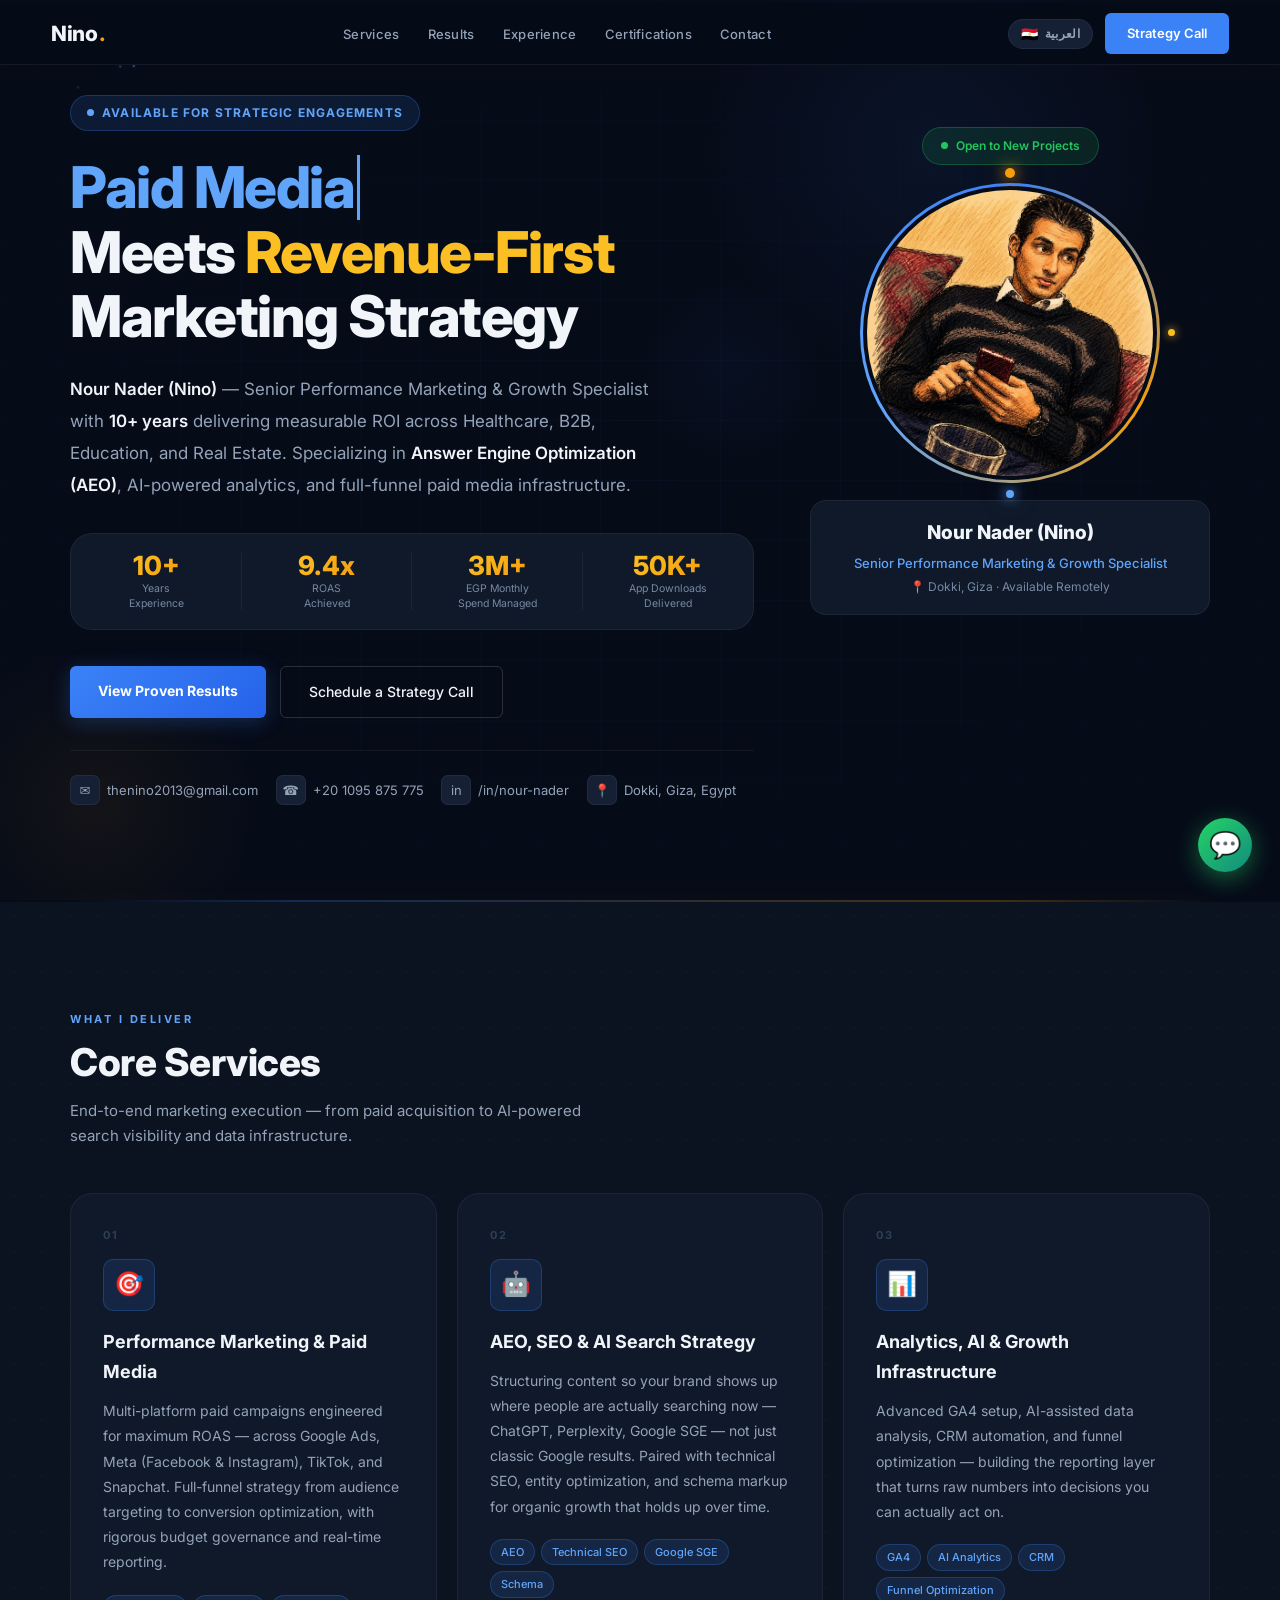
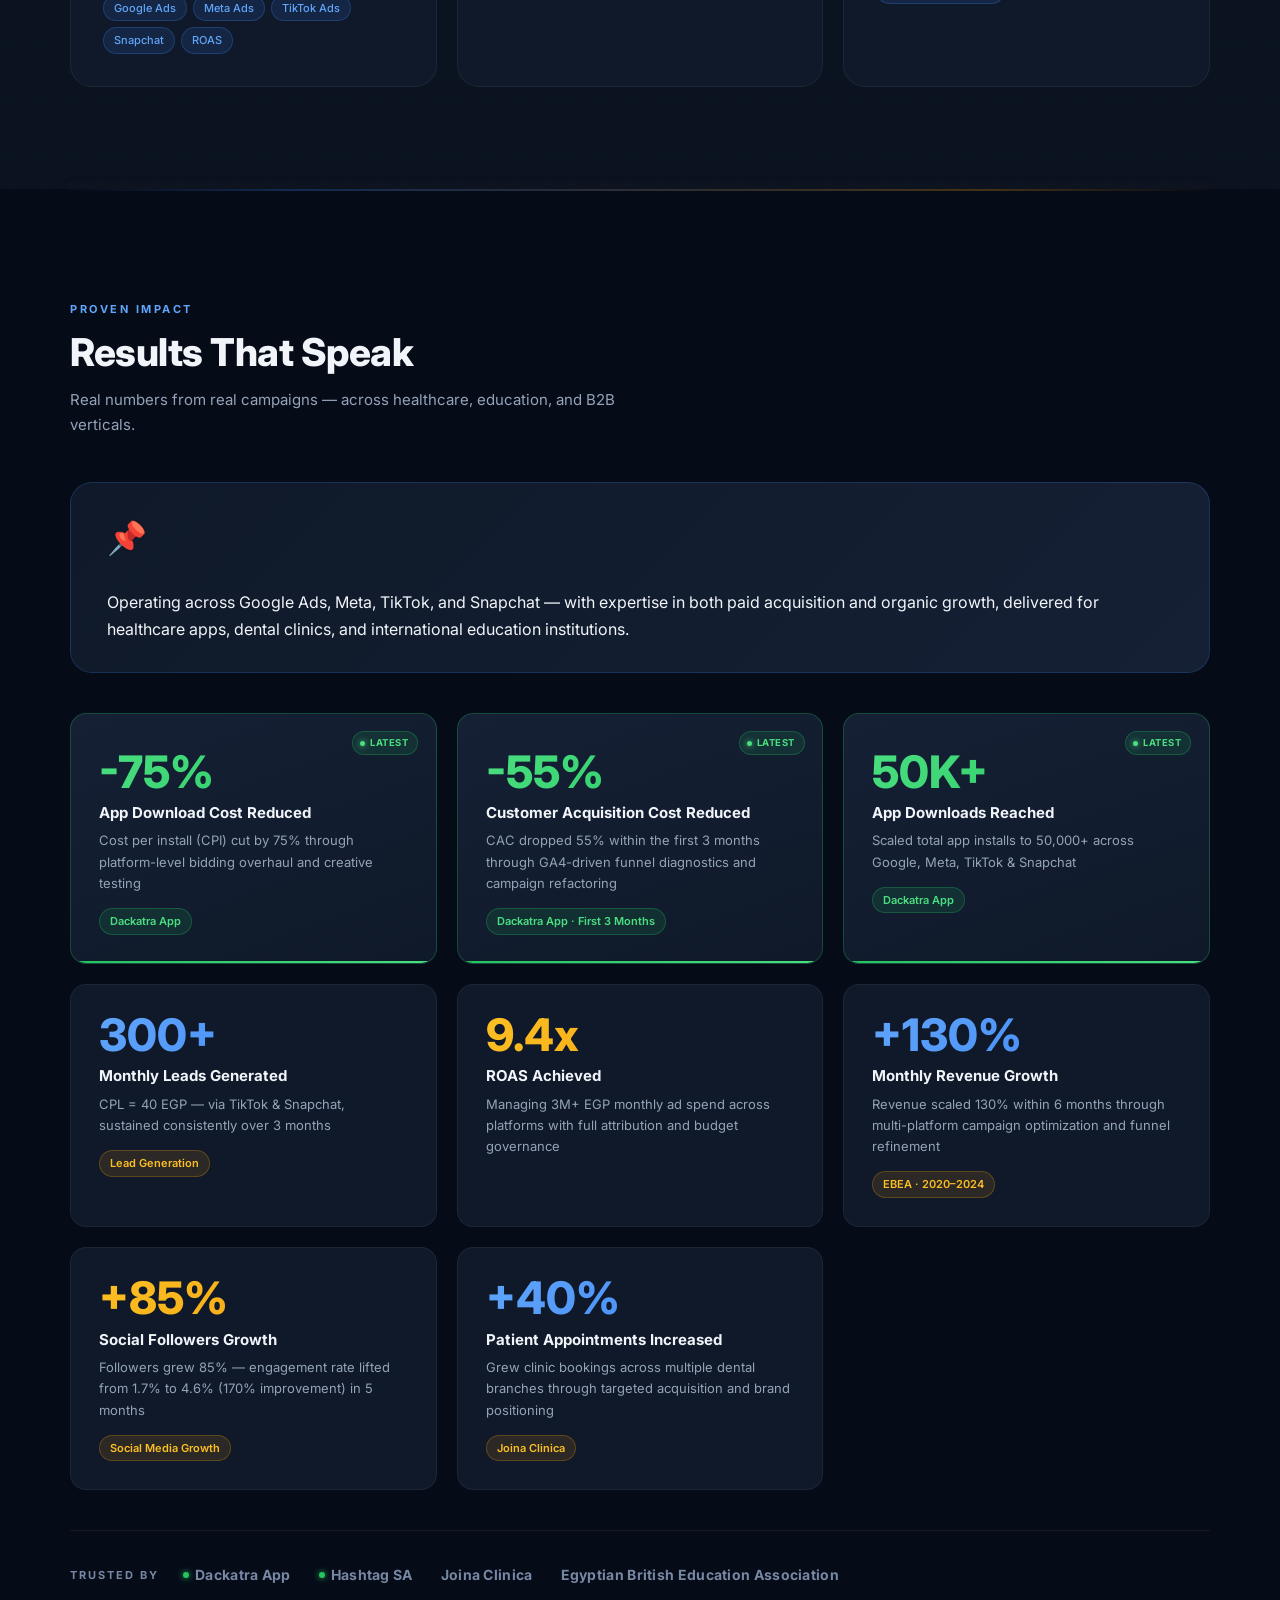
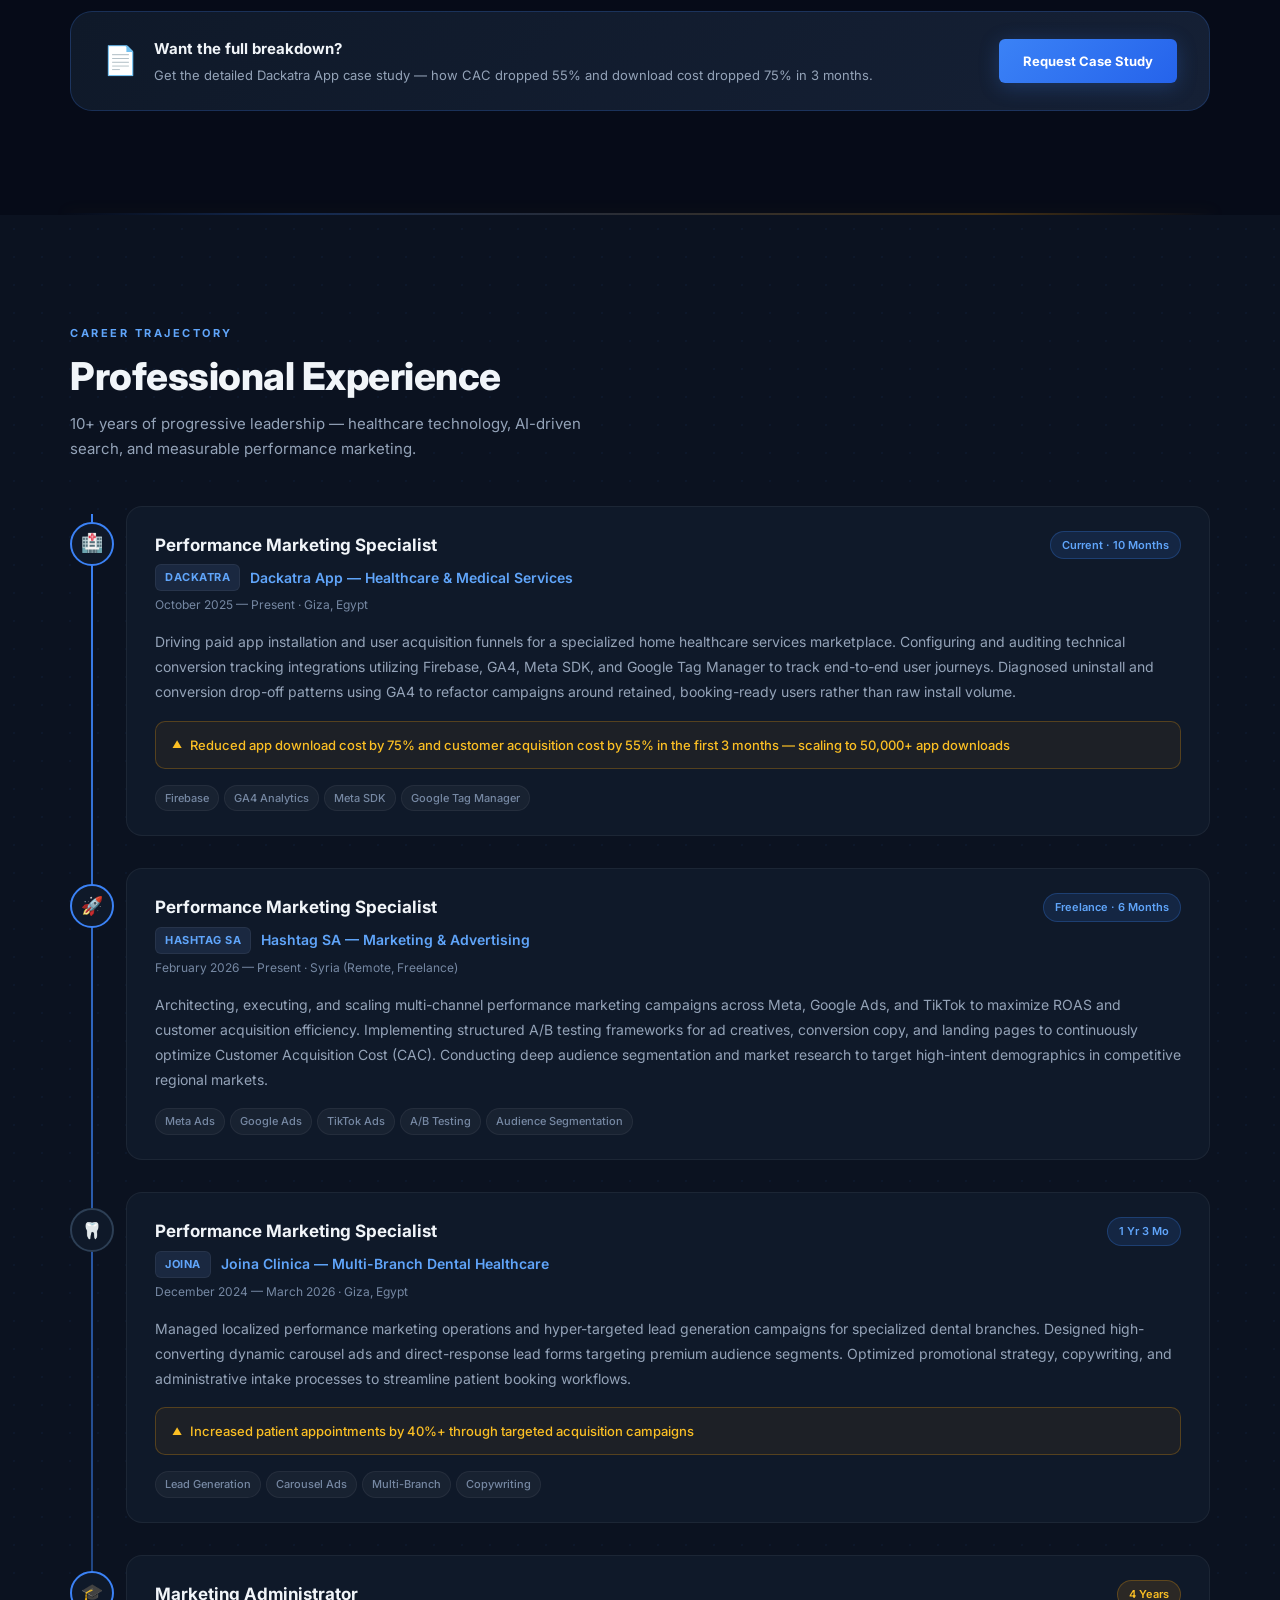
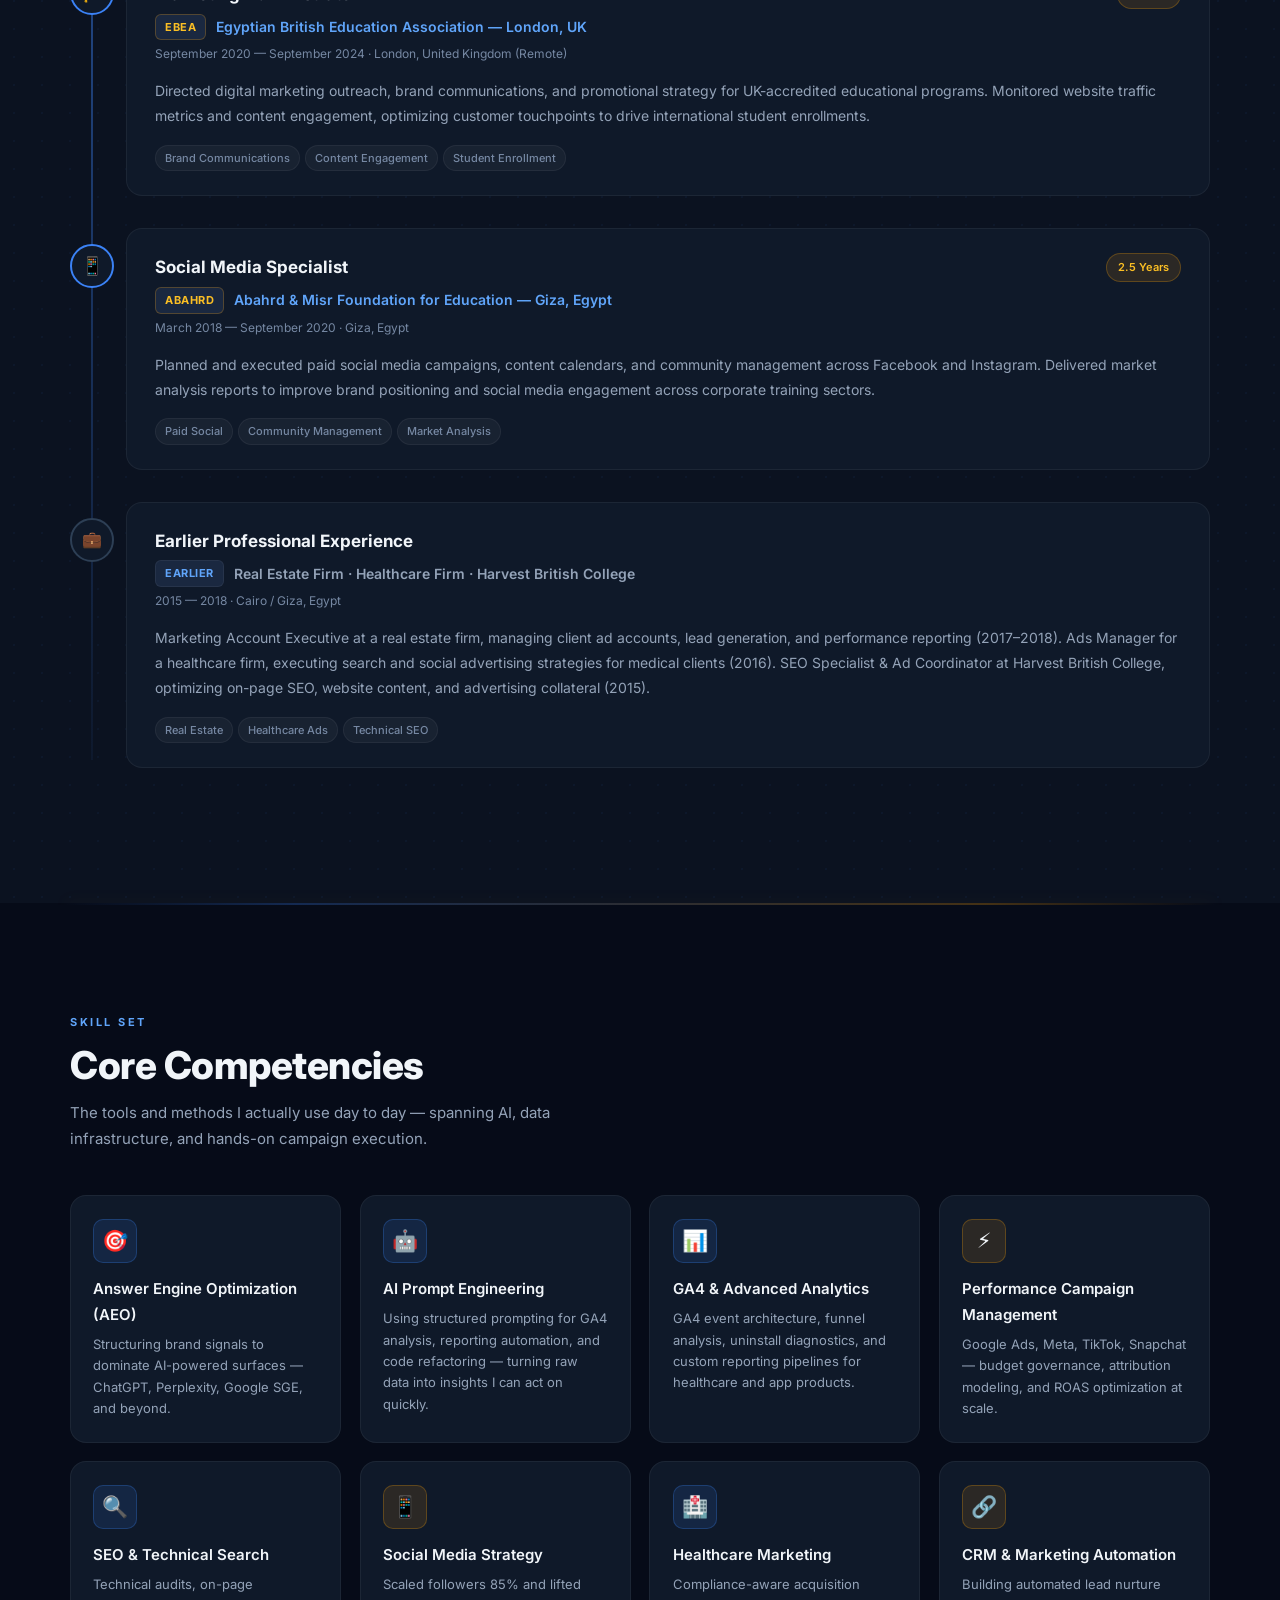
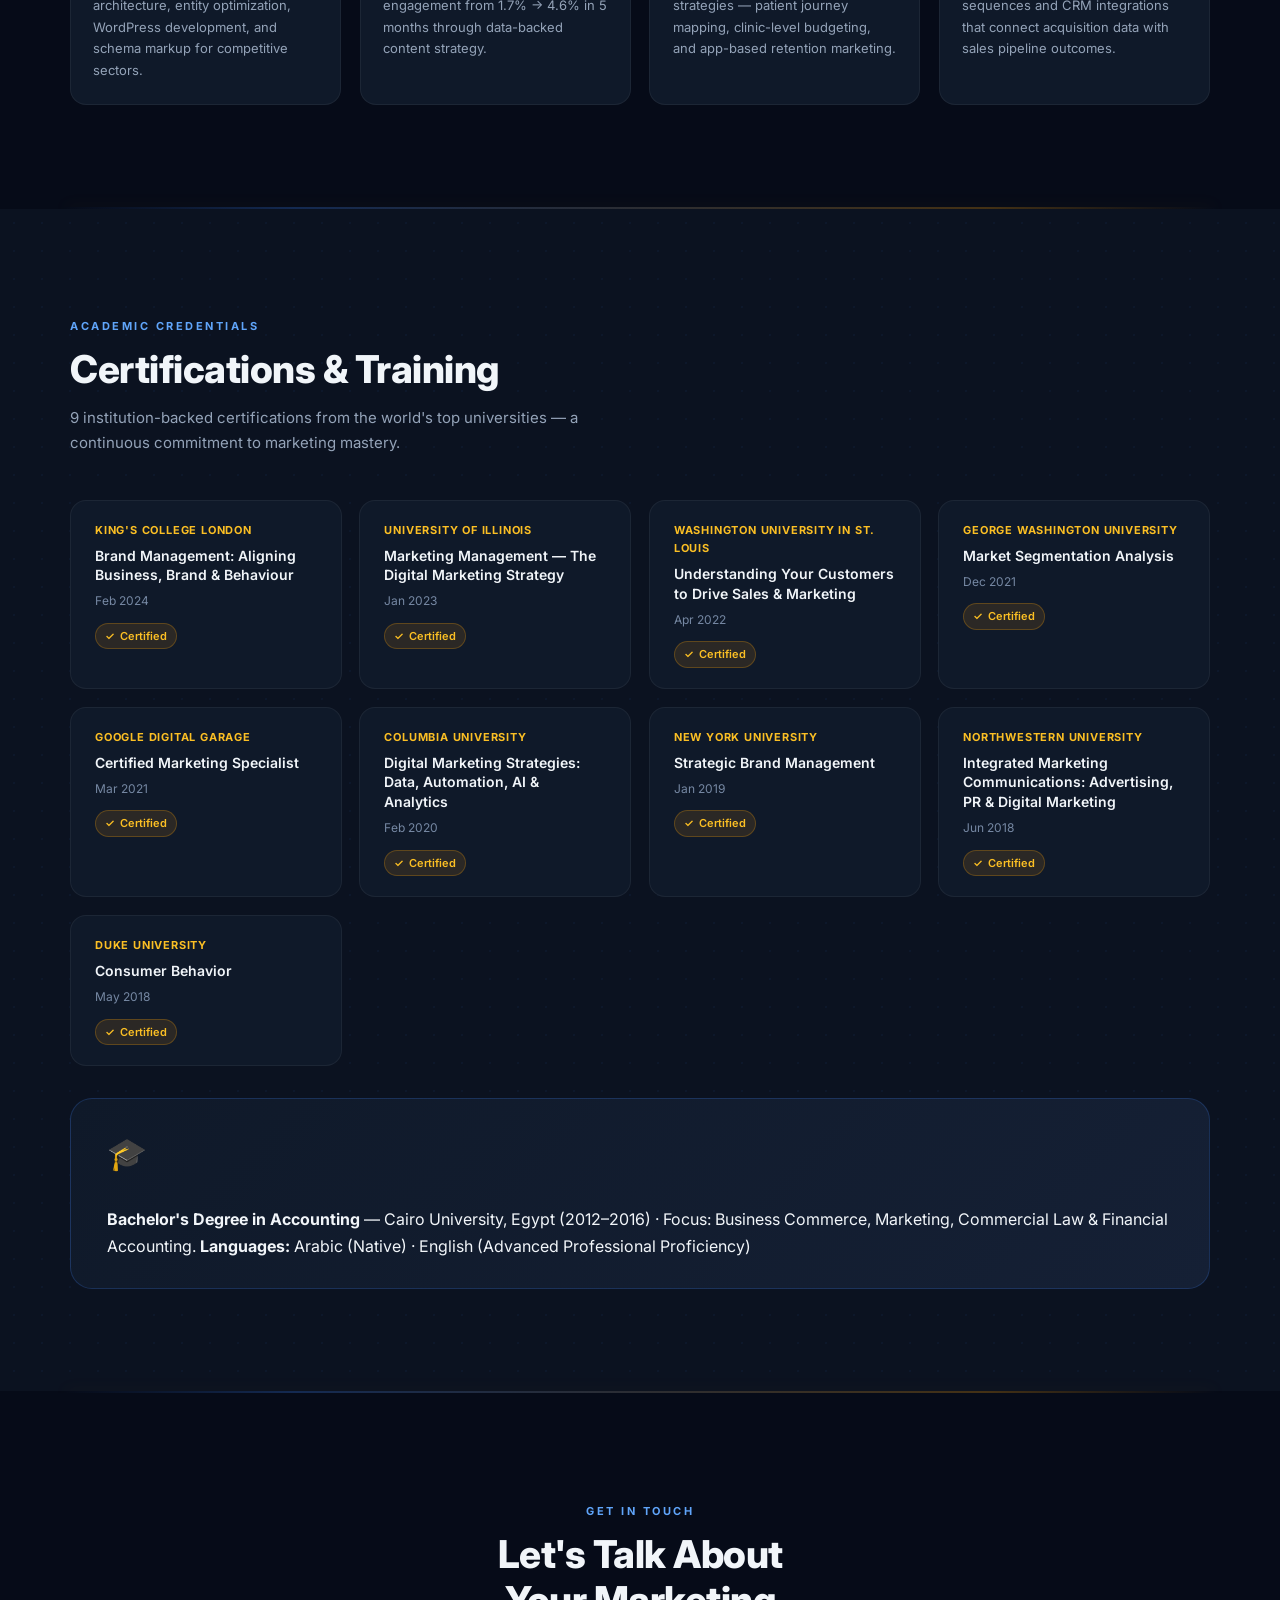
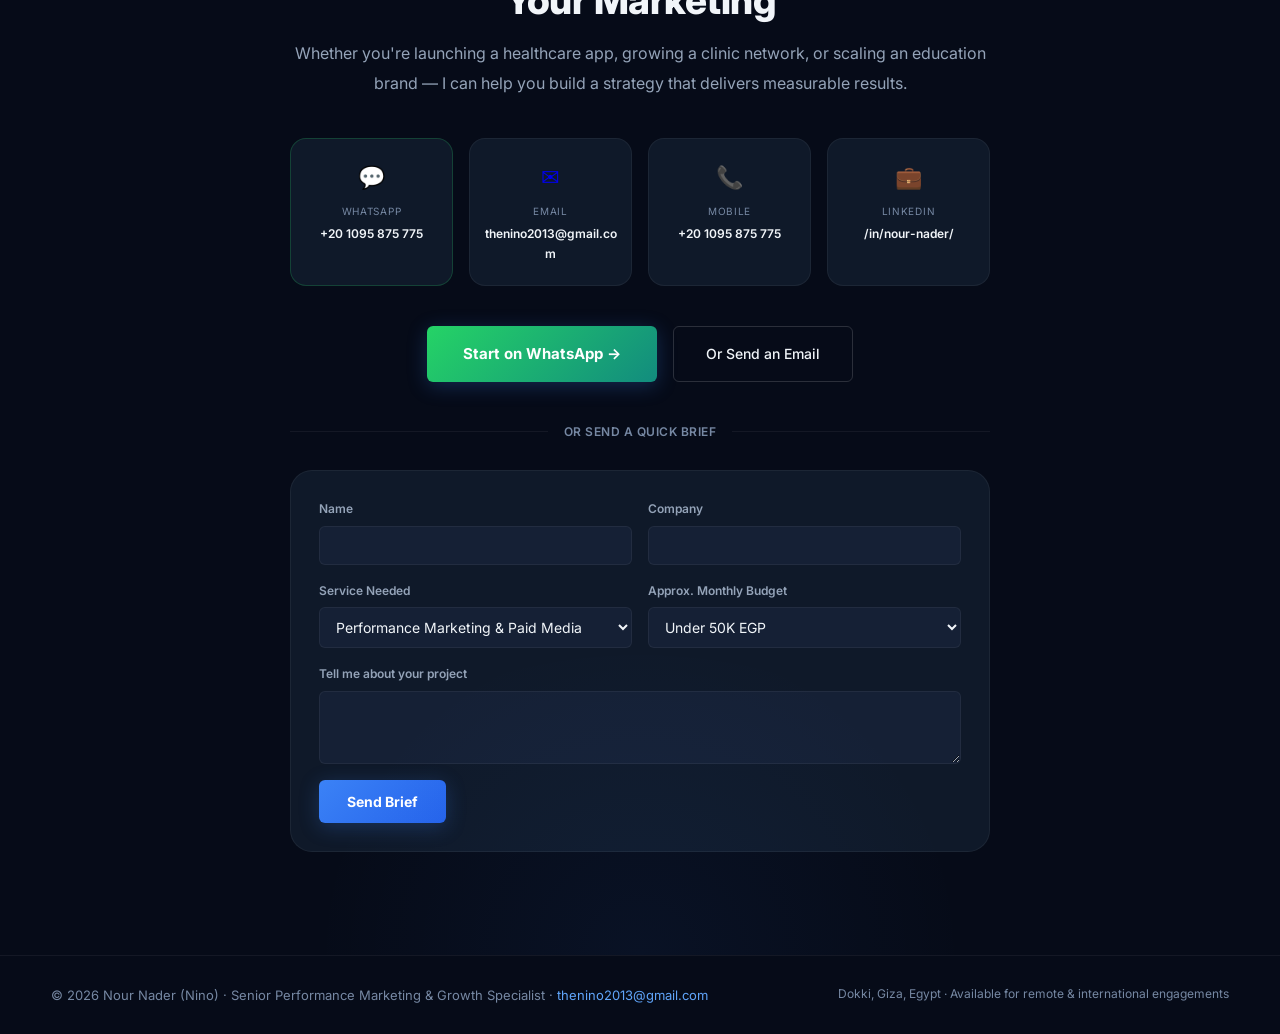
<file: index.html>
<!DOCTYPE html>
<html lang="en" dir="ltr">
<head>
<meta charset="UTF-8"/>
<meta name="viewport" content="width=device-width,initial-scale=1.0"/>
<script>
/* Set correct lang/dir before first paint — prevents flash of wrong-language content */
(function(){
  try{
    var saved = localStorage.getItem('nino-lang');
    var lang = saved || ((navigator.language||'en').toLowerCase().startsWith('ar') ? 'ar' : 'en');
    document.documentElement.lang = lang;
    document.documentElement.dir = lang === 'ar' ? 'rtl' : 'ltr';
  }catch(e){}
  /* Fail-safe: reveal page even if the main script fails to run */
  setTimeout(function(){
    var b = document.body;
    if (b && !b.classList.contains('ready')) b.classList.add('ready');
  }, 900);
})();
</script>
<title>Nour Nader (Nino) — Performance Marketing Specialist | AEO & Paid Media Expert</title>
<meta name="theme-color" content="#060b18"/>

<!-- SEO META -->
<meta name="description" content="Nour Nader (Nino) — Performance Marketing Specialist with 10+ years delivering measurable ROI across Healthcare, Education, B2B & Real Estate. Expert in AEO, Google Ads, Meta, GA4 & AI Analytics. Based in Giza, Egypt."/>
<meta name="keywords" content="performance marketing, AEO, answer engine optimization, Google Ads, Meta Ads, TikTok Ads, SEO, GA4, digital marketing Egypt, Nour Nader, Nino"/>
<meta name="author" content="Nour Nader (Nino)"/>
<meta name="robots" content="index, follow"/>
<link rel="canonical" href="https://niijhj.github.io/nino-marketing/"/>

<!-- OPEN GRAPH -->
<meta property="og:type" content="profile"/>
<meta property="og:title" content="Nour Nader (Nino) — Performance Marketing Specialist"/>
<meta property="og:description" content="10+ years delivering measurable ROI across Healthcare, Education, B2B & Real Estate. Expert in AEO, Google Ads, Meta, GA4 & AI Analytics. Available remotely."/>
<meta property="og:image" content="https://niijhj.github.io/nino-marketing/nino-photo.jpg"/>
<meta property="og:url" content="https://niijhj.github.io/nino-marketing/"/>
<meta property="og:locale" content="en_US"/>
<meta property="og:locale:alternate" content="ar_EG"/>
<meta property="og:site_name" content="Nour Nader Portfolio"/>

<!-- TWITTER CARD -->
<meta name="twitter:card" content="summary_large_image"/>
<meta name="twitter:title" content="Nour Nader (Nino) — Performance Marketing Specialist"/>
<meta name="twitter:description" content="10+ years of measurable results. Expert in AEO, Google Ads, Meta, GA4 & AI Analytics. Available remotely."/>
<meta name="twitter:image" content="https://niijhj.github.io/nino-marketing/nino-photo.jpg"/>
<meta property="og:image:width" content="300"/>
<meta property="og:image:height" content="300"/>
<meta property="og:image:alt" content="Nour Nader (Nino) — Performance Marketing Specialist"/>

<!-- HREFLANG -->
<link rel="alternate" hreflang="en" href="https://niijhj.github.io/nino-marketing/"/>
<link rel="alternate" hreflang="ar" href="https://niijhj.github.io/nino-marketing/?lang=ar"/>
<link rel="alternate" hreflang="x-default" href="https://niijhj.github.io/nino-marketing/"/>

<!-- FAVICON -->
<link rel="icon" href="data:image/svg+xml,<svg xmlns='http://www.w3.org/2000/svg' viewBox='0 0 100 100'><text y='.9em' font-size='90'>🎯</text></svg>"/>

<!-- FONTS — only needed weights -->
<link rel="preconnect" href="https://fonts.googleapis.com"/>
<link href="https://fonts.googleapis.com/css2?family=Inter:wght@400;500;600;700;800&family=Cairo:wght@400;500;600;700;800&display=swap" rel="stylesheet"/>

<!-- JSON-LD SCHEMA -->
<script type="application/ld+json">
{
  "@context": "https://schema.org",
  "@graph": [
    {
      "@type": "Person",
      "@id": "https://niijhj.github.io/nino-marketing/#person",
      "name": "Nour Nader",
      "alternateName": "Nino",
      "jobTitle": "Senior Performance Marketing & Growth Specialist",
      "description": "Performance Marketing Specialist with 10+ years delivering measurable ROI across Healthcare, B2B, Education, and Real Estate. Expert in Answer Engine Optimization (AEO), AI-powered analytics, and full-funnel paid media.",
      "url": "https://niijhj.github.io/nino-marketing/",
      "image": "https://niijhj.github.io/nino-marketing/nino-photo.jpg",
      "email": "thenino2013@gmail.com",
      "telephone": "+201095875775",
      "address": {
        "@type": "PostalAddress",
        "addressLocality": "Dokki",
        "addressRegion": "Giza",
        "addressCountry": "EG"
      },
      "sameAs": ["https://www.linkedin.com/in/nour-nader/"],
      "knowsAbout": ["Performance Marketing","Answer Engine Optimization (AEO)","Google Ads","Meta Advertising","TikTok Advertising","GA4 Analytics","AI Prompt Engineering","SEO","CRM Automation","Healthcare Marketing","Digital Marketing Strategy"],
      "worksFor": [
        {"@type": "Organization","name": "Dackatra App"},
        {"@type": "Organization","name": "Hashtag SA"}
      ],
      "alumniOf": {"@type": "CollegeOrUniversity","name": "Cairo University"}
    },
    {
      "@type": "ProfilePage",
      "url": "https://niijhj.github.io/nino-marketing/",
      "name": "Nour Nader (Nino) — Portfolio",
      "about": {"@id": "https://niijhj.github.io/nino-marketing/#person"},
      "inLanguage": ["en","ar"]
    },
    {
      "@type": "FAQPage",
      "mainEntity": [
        {"@type": "Question","name": "What is AEO and how does it differ from traditional SEO?","acceptedAnswer": {"@type": "Answer","text": "Answer Engine Optimization (AEO) structures your brand's content and signals to appear directly in AI-powered search surfaces like ChatGPT, Perplexity, and Google SGE — beyond traditional blue-link results. While SEO targets search engine rankings, AEO targets the AI layer that now sits above them."}},
        {"@type": "Question","name": "What industries do you work with?","acceptedAnswer": {"@type": "Answer","text": "Healthcare (apps & dental clinics), international education, and B2B — with hands-on campaign experience across Egypt, Syria, and the UK."}},
        {"@type": "Question","name": "Are you available for remote and international projects?","acceptedAnswer": {"@type": "Answer","text": "Yes. Based in Giza, Egypt and available for fully remote engagements with clients worldwide."}}
      ]
    }
  ]
}
</script>
<style>
*,*::before,*::after{box-sizing:border-box;margin:0;padding:0}
:root{
  --navy:#060b18;--navy-2:#0b1220;--navy-3:#0f1929;--navy-4:#152035;--navy-5:#1a2840;
  --blue:#3b82f6;--blue-b:#60a5fa;--blue-g:rgba(59,130,246,.13);--blue-l:rgba(59,130,246,.26);
  --gold:#f59e0b;--gold-b:#fbbf24;--gold-g:rgba(245,158,11,.12);--gold-l:rgba(245,158,11,.26);
  --green:#22c55e;--green-g:rgba(34,197,94,.12);--green-l:rgba(34,197,94,.28);
  --t1:#f1f5f9;--t2:#94a3b8;--t3:#7688a3;--t4:#2d3f55;
  --border:rgba(255,255,255,.055);--border-b:rgba(59,130,246,.22);--border-g:rgba(245,158,11,.22);
  --r-sm:6px;--r-md:10px;--r-lg:16px;--r-xl:22px;--r-2xl:28px;
  --shadow-b:0 0 40px rgba(59,130,246,.12);--shadow-g:0 0 40px rgba(245,158,11,.1);
}
html{scroll-behavior:smooth}
html[lang="ar"]{font-family:'Cairo',system-ui,sans-serif}
html[lang="en"]{font-family:'Inter',system-ui,sans-serif}
body{background:var(--navy);color:var(--t1);line-height:1.7;-webkit-font-smoothing:antialiased;overflow-x:hidden;opacity:0;transition:opacity .25s ease}
body.ready{opacity:1}

/* SKIP LINK */
.skip-link{position:absolute;top:-100px;left:1rem;background:var(--blue);color:#fff;padding:8px 16px;border-radius:var(--r-sm);font-size:14px;font-weight:600;z-index:9999;transition:top .2s}
.skip-link:focus{top:1rem}

/* FOCUS VISIBLE */
:focus-visible{outline:2px solid var(--blue-b);outline-offset:3px;border-radius:4px}

/* LANG TRANSITION */
.lang-fade{animation:lf .35s ease}
@keyframes lf{from{opacity:0;transform:translateY(6px)}to{opacity:1;transform:translateY(0)}}

/* PROGRESS BAR */
#pb{position:fixed;top:0;left:0;height:3px;width:0%;z-index:300;background:linear-gradient(90deg,var(--blue),var(--gold),var(--blue));background-size:200%;animation:pb-shift 3s linear infinite;transition:width .1s}
@keyframes pb-shift{0%{background-position:0%}100%{background-position:200%}}

/* NAV */
nav{position:fixed;top:3px;left:0;right:0;z-index:200;display:flex;align-items:center;justify-content:space-between;padding:0 clamp(1.25rem,4vw,3.5rem);height:62px;background:rgba(6,11,24,.9);backdrop-filter:blur(24px);border-bottom:1px solid var(--border)}
.nav-logo{font-size:21px;font-weight:800;letter-spacing:-.5px;color:var(--t1);text-decoration:none;display:flex;align-items:center;gap:2px}
.nav-logo span{color:var(--gold)}
.nav-links{display:flex;gap:1.75rem;list-style:none}
.nav-links a{color:var(--t2);text-decoration:none;font-size:13px;font-weight:500;letter-spacing:.3px;transition:color .2s;position:relative}
.nav-links a::after{content:'';position:absolute;bottom:-3px;left:0;right:0;height:2px;background:var(--blue);border-radius:2px;transform:scaleX(0);transition:transform .25s}
.nav-links a:hover,.nav-links a.active{color:var(--blue-b)}
.nav-links a:hover::after,.nav-links a.active::after{transform:scaleX(1)}
.nav-right{display:flex;align-items:center;gap:.75rem}

/* Language Toggle */
.lang-btn{display:flex;align-items:center;gap:6px;background:var(--navy-4);border:1px solid var(--border);color:var(--t2);font-size:12px;font-weight:600;padding:6px 12px;border-radius:100px;cursor:pointer;transition:all .2s;letter-spacing:.3px}
.lang-btn:hover{border-color:var(--blue-l);color:var(--blue-b);background:var(--blue-g)}
.lang-btn .flag{font-size:14px}

.nav-cta{background:var(--blue);color:#fff;border:none;padding:9px 22px;border-radius:var(--r-sm);font-size:13px;font-weight:600;cursor:pointer;text-decoration:none;transition:all .2s;white-space:nowrap}
.nav-cta:hover{background:#2563eb;transform:translateY(-1px);box-shadow:0 8px 24px rgba(59,130,246,.3)}

/* HAMBURGER */
.hamburger{display:none;flex-direction:column;justify-content:center;gap:5px;background:none;border:1px solid var(--border);border-radius:var(--r-sm);width:38px;height:38px;cursor:pointer;padding:7px;transition:all .2s;align-items:center}
.hamburger span{display:block;width:18px;height:2px;background:var(--t2);border-radius:2px;transition:all .3s}
.hamburger.open span:nth-child(1){transform:translateY(7px) rotate(45deg)}
.hamburger.open span:nth-child(2){opacity:0;transform:scaleX(0)}
.hamburger.open span:nth-child(3){transform:translateY(-7px) rotate(-45deg)}

/* MOBILE NAV OVERLAY */
.mob-nav{display:flex;flex-direction:column;align-items:center;justify-content:center;gap:2rem;
  position:fixed;top:65px;left:0;right:0;bottom:0;
  background:rgba(6,11,24,.97);backdrop-filter:blur(20px);z-index:190;
  opacity:0;visibility:hidden;pointer-events:none;
  transition:opacity .3s ease,visibility .3s ease}
.mob-nav.open{opacity:1;visibility:visible;pointer-events:all}
.mob-nav a{color:var(--t1);text-decoration:none;font-size:20px;font-weight:700;padding:8px 0;border-bottom:1px solid var(--border);width:200px;text-align:center;transition:color .2s}
.mob-nav a:hover{color:var(--blue-b)}
.mob-nav .mob-wa{background:linear-gradient(135deg,#25d366,#128c7e);color:#fff;border:none;border-radius:var(--r-sm);padding:14px 36px;font-size:16px;font-weight:700;margin-top:.5rem;text-align:center}

/* PARTICLES CANVAS */
#particles{position:absolute;inset:0;z-index:0;pointer-events:none}

/* HERO */
#hero{min-height:100vh;display:flex;align-items:center;padding:80px clamp(1.25rem,4vw,3.5rem) 5rem;position:relative;overflow:hidden}
.hero-grid{max-width:1140px;margin:0 auto;width:100%;display:grid;grid-template-columns:1fr 400px;gap:3.5rem;align-items:start;position:relative;z-index:1}

.shape{position:absolute;border-radius:50%;pointer-events:none;z-index:0}
.shape-1{width:500px;height:500px;top:-100px;right:100px;background:radial-gradient(circle,rgba(59,130,246,.07),transparent 65%)}
.shape-2{width:350px;height:350px;bottom:-80px;left:-80px;background:radial-gradient(circle,rgba(245,158,11,.06),transparent 65%)}
.shape-3{width:200px;height:200px;top:30%;right:35%;background:radial-gradient(circle,rgba(59,130,246,.04),transparent 65%)}

.grid-bg{position:absolute;inset:0;background-image:linear-gradient(rgba(59,130,246,.04) 1px,transparent 1px),linear-gradient(90deg,rgba(59,130,246,.04) 1px,transparent 1px);background-size:60px 60px;z-index:0;pointer-events:none;mask-image:radial-gradient(ellipse 80% 80% at 50% 50%,black,transparent)}

.eyebrow{display:inline-flex;align-items:center;gap:8px;background:var(--blue-g);border:1px solid var(--blue-l);color:var(--blue-b);font-size:12px;font-weight:700;letter-spacing:1.2px;text-transform:uppercase;padding:7px 16px;border-radius:100px;margin-bottom:1.5rem}
.eyebrow-dot{width:7px;height:7px;border-radius:50%;background:var(--blue-b);animation:blink 2s ease-in-out infinite}
@keyframes blink{0%,100%{opacity:1;transform:scale(1)}50%{opacity:.25;transform:scale(.6)}}
html[lang="ar"] .eyebrow{letter-spacing:0;font-size:13px;text-transform:none}

/* FLOATING WHATSAPP */
.wa-float{position:fixed;bottom:28px;right:28px;z-index:500;width:54px;height:54px;border-radius:50%;background:linear-gradient(135deg,#25d366,#128c7e);display:flex;align-items:center;justify-content:center;text-decoration:none;font-size:26px;box-shadow:0 6px 24px rgba(37,211,102,.45);animation:wa-pulse 2.5s ease-in-out infinite;transition:transform .2s}
.wa-float:hover{transform:scale(1.1)}
html[dir="rtl"] .wa-float{right:auto;left:28px}
@keyframes wa-pulse{0%,100%{box-shadow:0 6px 24px rgba(37,211,102,.45),0 0 0 0 rgba(37,211,102,.4)}50%{box-shadow:0 6px 32px rgba(37,211,102,.6),0 0 0 12px rgba(37,211,102,0)}}

h1{font-size:clamp(2.4rem,4.5vw,3.8rem);font-weight:800;line-height:1.12;letter-spacing:-1.5px;margin-bottom:1.5rem}
html[lang="ar"] h1{letter-spacing:0;line-height:1.35;font-size:clamp(2rem,4vw,3.2rem)}
.gold-text{color:var(--gold-b)}
.blue-text{color:var(--blue-b)}

/* typewriter */
.tw-line{display:block;line-height:1.12}
.tw-wrap{display:inline-block;color:var(--blue-b);border-right:3px solid var(--blue-b);padding-right:3px;animation:cb .7s step-end infinite;vertical-align:bottom}
@keyframes cb{0%,100%{border-color:var(--blue-b)}50%{border-color:transparent}}

.hero-sub{font-size:clamp(.95rem,1.8vw,1.06rem);color:var(--t2);max-width:580px;line-height:1.9;margin-bottom:2rem}
.hero-sub strong{color:var(--t1);font-weight:600}

/* stat bar */
.hero-stats{display:flex;gap:0;margin-bottom:2.25rem;background:var(--navy-3);border:1px solid var(--border);border-radius:var(--r-xl);overflow:hidden}
.h-stat{display:flex;flex-direction:column;align-items:center;flex:1;padding:1.1rem .5rem;position:relative}
.h-stat:not(:last-child)::after{content:'';position:absolute;right:0;top:20%;bottom:20%;width:1px;background:var(--border)}
html[lang="ar"] .h-stat:not(:last-child)::after{right:auto;left:0}
.h-sv{font-size:1.65rem;font-weight:800;line-height:1;background:linear-gradient(135deg,var(--gold-b),var(--gold));-webkit-background-clip:text;-webkit-text-fill-color:transparent;background-clip:text;transition:all .3s}
.h-sl{font-size:10.5px;color:var(--t3);margin-top:4px;text-align:center;line-height:1.4}

.hero-ctas{display:flex;gap:.85rem;flex-wrap:wrap;margin-bottom:2rem}
.btn-blue{background:linear-gradient(135deg,var(--blue),#2563eb);color:#fff;padding:13px 28px;border-radius:var(--r-sm);font-size:14px;font-weight:700;text-decoration:none;transition:all .25s;display:inline-block;box-shadow:0 4px 20px rgba(59,130,246,.25)}
.btn-blue:hover{transform:translateY(-2px);box-shadow:0 8px 32px rgba(59,130,246,.4)}
.btn-ghost{background:transparent;color:var(--t1);padding:13px 28px;border-radius:var(--r-sm);border:1px solid rgba(255,255,255,.15);font-size:14px;font-weight:500;text-decoration:none;transition:all .25s;display:inline-block}
.btn-ghost:hover{border-color:var(--blue);background:var(--blue-g);transform:translateY(-2px)}

.contact-row{display:flex;gap:1.1rem;flex-wrap:wrap;padding-top:1.5rem;border-top:1px solid var(--border)}
.chip{display:flex;align-items:center;gap:7px;color:var(--t2);font-size:13px;text-decoration:none;transition:color .2s}
.chip:hover{color:var(--blue-b)}
.chip-ic{width:30px;height:30px;border-radius:7px;background:var(--navy-4);border:1px solid var(--border);display:flex;align-items:center;justify-content:center;font-size:13px;transition:all .2s}
.chip:hover .chip-ic{border-color:var(--blue-l);background:var(--blue-g)}

/* HERO RIGHT */
.hero-right{display:flex;flex-direction:column;align-items:center;gap:1.1rem;padding-top:2rem}
.avail-badge{display:inline-flex;align-items:center;gap:8px;background:var(--green-g);border:1px solid var(--green-l);color:var(--green);font-size:12px;font-weight:600;padding:8px 18px;border-radius:100px;animation:float 3s ease-in-out infinite}
@keyframes float{0%,100%{transform:translateY(0)}50%{transform:translateY(-5px)}}
.avail-dot{width:7px;height:7px;border-radius:50%;background:var(--green);animation:blink 1.5s ease-in-out infinite}

/* Photo */
.photo-outer{position:relative;width:300px;height:300px}
.photo-ring{width:300px;height:300px;border-radius:50%;padding:3px;background:conic-gradient(var(--blue) 0deg,var(--gold) 120deg,var(--blue-b) 240deg,var(--blue) 360deg);flex-shrink:0;animation:glow-pulse 3.5s ease-in-out infinite}
@keyframes glow-pulse{0%,100%{box-shadow:0 0 28px rgba(59,130,246,.45),0 0 55px rgba(245,158,11,.2),0 0 90px rgba(59,130,246,.1)}50%{box-shadow:0 0 45px rgba(59,130,246,.65),0 0 80px rgba(245,158,11,.35),0 0 120px rgba(59,130,246,.18)}}
.photo-inner{width:100%;height:100%;border-radius:50%;overflow:hidden;background:var(--navy-3);border:4px solid var(--navy)}
.photo-inner img{width:100%;height:100%;object-fit:cover;object-position:center top;display:block;transition:transform .4s}
.photo-inner:hover img{transform:scale(1.05)}
.orbit{position:absolute;top:50%;left:50%;width:320px;height:320px;margin:-160px 0 0 -160px;pointer-events:none;border-radius:50%}
.orbit-dot{position:absolute;top:-5px;left:50%;width:10px;height:10px;margin-left:-5px;border-radius:50%;background:var(--gold);box-shadow:0 0 14px var(--gold),0 0 28px rgba(245,158,11,.5);animation:sparkle 2.5s ease-in-out infinite}
.orbit-dot-2{position:absolute;bottom:-5px;right:50%;width:8px;height:8px;margin-right:-4px;border-radius:50%;background:var(--blue-b);box-shadow:0 0 12px var(--blue-b),0 0 24px rgba(96,165,250,.5);animation:sparkle 2.5s ease-in-out infinite .8s}
.orbit-dot-3{position:absolute;top:50%;right:-5px;width:7px;height:7px;margin-top:-3.5px;border-radius:50%;background:var(--gold-b);box-shadow:0 0 10px var(--gold-b);animation:sparkle 2.5s ease-in-out infinite 1.6s}
@keyframes sparkle{0%,100%{transform:scale(1);opacity:.8}50%{transform:scale(1.5);opacity:1}}

.id-card{background:var(--navy-3);border:1px solid var(--border);border-radius:var(--r-lg);padding:1rem 1.5rem;text-align:center;width:100%;transition:all .3s}
.id-card:hover{border-color:var(--border-b);box-shadow:var(--shadow-b)}
.id-name{font-size:19px;font-weight:800;margin-bottom:.15rem}
.id-title{font-size:13px;color:var(--blue-b);font-weight:500}
.id-loc{font-size:12px;color:var(--t3);margin-top:.2rem}

/* DIVIDER */
.sec-divider{height:2px;background:linear-gradient(90deg,transparent,var(--blue-l) 20%,var(--gold-l) 80%,transparent);margin:0 clamp(1.5rem,5vw,4rem);position:relative;box-shadow:0 0 16px rgba(245,158,11,.15)}
#services,#experience,#certifications{background-image:radial-gradient(rgba(59,130,246,.05) 1px,transparent 1px);background-size:28px 28px}

/* SECTION COMMON */
section{padding:clamp(4rem,8vw,6.5rem) clamp(1.25rem,4vw,3.5rem);position:relative}
.container{max-width:1140px;margin:0 auto}
.sec-tag{display:inline-block;color:var(--blue-b);font-size:11px;font-weight:700;letter-spacing:2.5px;text-transform:uppercase;margin-bottom:.65rem}
html[lang="ar"] .sec-tag{letter-spacing:0;font-size:12px;text-transform:none}
h2{font-size:clamp(1.8rem,3vw,2.5rem);font-weight:800;letter-spacing:-.5px;line-height:1.2;margin-bottom:.75rem}
html[lang="ar"] h2{letter-spacing:0;line-height:1.4}
.sec-sub{color:var(--t2);font-size:15px;max-width:560px}
.sec-hdr{margin-bottom:2.75rem}

/* SERVICES */
#services{background-color:var(--navy-2)}
.svc-grid{display:grid;grid-template-columns:repeat(auto-fit,minmax(300px,1fr));gap:1.25rem}
.svc-card{background:var(--navy-3);border:1px solid var(--border);border-radius:var(--r-xl);padding:2rem;position:relative;overflow:hidden;transition:all .3s;cursor:default}
.svc-card::before{content:'';position:absolute;top:0;left:0;right:0;height:3px;background:linear-gradient(90deg,var(--blue),var(--gold));transform:scaleX(0);transition:transform .35s;transform-origin:left}
.svc-card::after{content:'';position:absolute;inset:0;background:radial-gradient(ellipse 80% 60% at 50% 0%,rgba(59,130,246,.05),transparent);opacity:0;transition:opacity .3s}
.svc-card:hover{border-color:var(--border-b);transform:translateY(-5px);box-shadow:var(--shadow-b)}
.svc-card:hover::before{transform:scaleX(1)}
.svc-card:hover::after{opacity:1}
.svc-num{font-size:11px;font-weight:700;color:var(--t4);letter-spacing:2px;margin-bottom:.9rem}
.svc-icon-wrap{width:52px;height:52px;border-radius:var(--r-md);background:var(--blue-g);border:1px solid var(--blue-l);display:flex;align-items:center;justify-content:center;font-size:24px;margin-bottom:1rem;transition:transform .3s}
.svc-card:hover .svc-icon-wrap{transform:scale(1.1) rotate(-5deg)}
.svc-title{font-size:18px;font-weight:700;margin-bottom:.65rem}
.svc-desc{font-size:14px;color:var(--t2);line-height:1.8}
.svc-tags{display:flex;gap:6px;flex-wrap:wrap;margin-top:1.25rem}
.svc-tag{background:var(--blue-g);border:1px solid var(--blue-l);color:var(--blue-b);font-size:11px;font-weight:500;padding:3px 10px;border-radius:100px;transition:all .2s}
.svc-tag:hover{background:var(--blue);color:#fff}

/* RESULTS */
#results{background:var(--navy)}
.results-banner{background:linear-gradient(135deg,var(--navy-3),var(--navy-4));border:1px solid var(--border-b);border-radius:var(--r-xl);padding:1.75rem 2.25rem;margin-bottom:2.5rem;display:flex;align-items:center;gap:1.5rem;flex-wrap:wrap}
.results-banner-icon{font-size:32px;animation:float 3s ease-in-out infinite}
.results-grid{display:grid;grid-template-columns:repeat(auto-fit,minmax(280px,1fr));gap:1.25rem}
.res-card{background:var(--navy-3);border:1px solid var(--border);border-radius:var(--r-lg);padding:1.75rem;transition:all .3s;position:relative;overflow:hidden}
.res-card::before{content:'';position:absolute;bottom:0;left:0;right:0;height:2px;background:linear-gradient(90deg,var(--blue),var(--gold));transform:scaleX(0);transition:transform .35s}
.res-card:hover{border-color:var(--border-g);transform:translateY(-4px);box-shadow:var(--shadow-g)}
.res-card:hover::before{transform:scaleX(1)}
.res-card.featured{background:linear-gradient(160deg,var(--navy-4),var(--navy-3));border:1px solid var(--green-l);padding-top:2.25rem}
.res-card.featured::before{transform:scaleX(1);background:linear-gradient(90deg,var(--green),#4ade80)}
.res-badge-live{position:absolute;top:1.1rem;right:1.1rem;display:inline-flex;align-items:center;gap:5px;background:var(--green-g);border:1px solid var(--green-l);color:#4ade80;font-size:9.5px;font-weight:700;letter-spacing:.5px;text-transform:uppercase;padding:3px 9px 3px 7px;border-radius:100px}
html[lang="ar"] .res-badge-live{right:auto;left:1.1rem;text-transform:none;letter-spacing:0}
.res-badge-live-dot{width:5px;height:5px;border-radius:50%;background:#4ade80;box-shadow:0 0 6px #4ade80;flex-shrink:0}
.res-metric{font-size:2.8rem;font-weight:800;line-height:1;margin-bottom:.35rem;transition:all .3s}
.res-metric.blue{background:linear-gradient(135deg,var(--blue-b),var(--blue));-webkit-background-clip:text;-webkit-text-fill-color:transparent;background-clip:text}
.res-metric.gold{background:linear-gradient(135deg,var(--gold-b),var(--gold));-webkit-background-clip:text;-webkit-text-fill-color:transparent;background-clip:text}
.res-metric.green{background:linear-gradient(135deg,#4ade80,var(--green));-webkit-background-clip:text;-webkit-text-fill-color:transparent;background-clip:text}
.res-label{font-size:15px;font-weight:700;color:var(--t1);margin-bottom:.3rem}
.res-ctx{font-size:13px;color:var(--t2);line-height:1.65}
.res-co{display:inline-block;margin-top:.85rem;background:var(--gold-g);border:1px solid var(--gold-l);color:var(--gold-b);font-size:11px;font-weight:600;padding:3px 10px;border-radius:100px}
.res-card.featured .res-co{background:var(--green-g);border-color:var(--green-l);color:#4ade80}

/* TRUSTED BY */
.trusted-by{margin-top:2.5rem;padding-top:2rem;border-top:1px solid var(--border);display:flex;align-items:center;gap:1.5rem;flex-wrap:wrap}
.trusted-label{font-size:11px;font-weight:700;letter-spacing:2px;text-transform:uppercase;color:var(--t3);white-space:nowrap}
html[lang="ar"] .trusted-label{letter-spacing:0;text-transform:none;font-size:12px}
.trusted-logos{display:flex;align-items:center;gap:1.75rem;flex-wrap:wrap;flex:1}
.trusted-item{font-size:14px;font-weight:700;color:var(--t3);letter-spacing:.3px;transition:color .25s;display:inline-flex;align-items:center;gap:6px}
.trusted-item:hover{color:var(--blue-b)}
.trusted-dot{width:6px;height:6px;border-radius:50%;background:var(--green);box-shadow:0 0 6px var(--green);flex-shrink:0}

/* CASE STUDY CTA */
.case-cta{margin-top:1.5rem;background:linear-gradient(135deg,var(--navy-3),var(--navy-4));border:1px solid var(--border-b);border-radius:var(--r-xl);padding:1.5rem 2rem;display:flex;align-items:center;justify-content:space-between;gap:1.5rem;flex-wrap:wrap}
.case-cta-text{display:flex;align-items:center;gap:1rem;flex:1;min-width:240px}
.case-cta-icon{font-size:28px;flex-shrink:0}
.case-cta-title{font-size:15px;font-weight:700;margin-bottom:.2rem}
.case-cta-sub{font-size:13px;color:var(--t2);line-height:1.6}
.case-cta-btn{white-space:nowrap;font-size:13px;padding:11px 24px}

/* EXPERIENCE */
#experience{background-color:var(--navy-2)}
.timeline{position:relative;padding-left:56px}
html[lang="ar"] .timeline{padding-left:0;padding-right:56px}
.timeline::before{content:'';position:absolute;left:21px;top:8px;bottom:8px;width:1.5px;background:linear-gradient(to bottom,var(--blue),rgba(59,130,246,.06))}
html[lang="ar"] .timeline::before{left:auto;right:21px}
.tl-item{position:relative;margin-bottom:2rem}
.tl-dot{position:absolute;left:-56px;top:16px;width:44px;height:44px;border-radius:50%;background:var(--navy-3);border:2px solid var(--blue);z-index:1;display:flex;align-items:center;justify-content:center;font-size:18px;transition:all .3s}
html[lang="ar"] .tl-dot{left:auto;right:-56px}
.tl-item:hover .tl-dot{box-shadow:0 0 20px rgba(59,130,246,.4);transform:scale(1.1)}
.tl-item.dim .tl-dot{border-color:var(--t4)}
.tl-card{background:var(--navy-3);border:1px solid var(--border);border-radius:var(--r-lg);padding:1.5rem 1.75rem;transition:all .3s}
.tl-card:hover{border-color:var(--border-b);background:var(--navy-4);box-shadow:var(--shadow-b)}
.tl-top{display:flex;justify-content:space-between;align-items:flex-start;gap:1rem;flex-wrap:wrap;margin-bottom:.3rem}
.tl-title{font-size:17px;font-weight:700}
.tl-badge{background:var(--blue-g);border:1px solid var(--blue-l);color:var(--blue-b);font-size:11px;font-weight:600;padding:4px 11px;border-radius:100px;white-space:nowrap}
.tl-badge.gold-b{background:var(--gold-g);border-color:var(--gold-l);color:var(--gold-b)}
.tl-company{display:flex;align-items:center;gap:10px;margin-bottom:.25rem;flex-wrap:wrap}
.co-logo{display:inline-flex;align-items:center;justify-content:center;background:var(--navy-5);border:1px solid var(--border);border-radius:6px;padding:3px 9px;font-size:11px;font-weight:700;letter-spacing:.5px;color:var(--blue-b)}
.tl-co{font-size:14px;font-weight:600;color:var(--blue-b)}
.tl-meta{font-size:12px;color:var(--t3);margin-bottom:.85rem}
.tl-desc{font-size:14px;color:var(--t2);line-height:1.8}
.tl-result{margin-top:1rem;padding:.75rem 1rem;background:rgba(245,158,11,.06);border:1px solid var(--gold-l);border-radius:var(--r-md);font-size:13px;color:var(--gold-b);font-weight:500;display:flex;align-items:center;gap:8px}
.tl-result::before{content:'▲';font-size:10px}
.tl-tags{display:flex;gap:5px;flex-wrap:wrap;margin-top:1rem}
.tag{background:rgba(255,255,255,.04);border:1px solid var(--border);color:var(--t3);font-size:11px;font-weight:500;padding:3px 9px;border-radius:100px;transition:all .2s}
.tag:hover{border-color:var(--blue-l);color:var(--blue-b)}

/* SKILLS */
#skills{background:var(--navy)}
.sk-grid{display:grid;grid-template-columns:repeat(auto-fit,minmax(230px,1fr));gap:1.15rem}
.sk-card{background:var(--navy-3);border:1px solid var(--border);border-radius:var(--r-lg);padding:1.4rem;transition:all .3s;cursor:default}
.sk-card:hover{border-color:var(--border-b);transform:translateY(-4px);box-shadow:var(--shadow-b);background:var(--navy-4)}
.sk-icon{width:44px;height:44px;border-radius:var(--r-md);background:var(--blue-g);border:1px solid var(--blue-l);display:flex;align-items:center;justify-content:center;font-size:21px;margin-bottom:.85rem;transition:transform .3s}
.sk-card:hover .sk-icon{transform:scale(1.12) rotate(-8deg)}
.sk-icon.g{background:var(--gold-g);border-color:var(--gold-l)}
.sk-name{font-size:15px;font-weight:600;margin-bottom:.4rem}
.sk-desc{font-size:13px;color:var(--t2);line-height:1.65}

/* CERTS */
#certifications{background-color:var(--navy-2)}
.certs-grid{display:grid;grid-template-columns:repeat(auto-fit,minmax(255px,1fr));gap:1.1rem}
.cert-card{background:var(--navy-3);border:1px solid var(--border);border-radius:var(--r-lg);padding:1.25rem 1.5rem;display:flex;flex-direction:column;gap:.4rem;transition:all .3s;position:relative;overflow:hidden}
.cert-card::before{content:'';position:absolute;top:0;left:0;width:3px;height:100%;background:linear-gradient(to bottom,var(--gold),var(--gold-b));transform:scaleY(0);transition:transform .35s;transform-origin:top}
.cert-card:hover{border-color:var(--border-g);background:var(--navy-4);padding-left:1.75rem;box-shadow:var(--shadow-g)}
.cert-card:hover::before{transform:scaleY(1)}
html[lang="ar"] .cert-card::before{left:auto;right:0}
html[lang="ar"] .cert-card:hover{padding-left:1.5rem;padding-right:1.75rem}
.cert-issuer{font-size:11px;font-weight:700;letter-spacing:.8px;text-transform:uppercase;color:var(--gold-b)}
html[lang="ar"] .cert-issuer{letter-spacing:0;font-size:12px;text-transform:none}
.cert-name{font-size:14px;font-weight:600;line-height:1.4}
.cert-date{font-size:12px;color:var(--t3)}
.cert-tick{display:inline-flex;align-items:center;gap:5px;background:var(--gold-g);border:1px solid var(--gold-l);color:var(--gold-b);font-size:11px;font-weight:600;padding:3px 9px;border-radius:100px;margin-top:.3rem;width:fit-content}

/* CONTACT */
#contact{background:var(--navy);position:relative;overflow:hidden}
#contact::before{content:'';position:absolute;bottom:-300px;left:50%;transform:translateX(-50%);width:800px;height:600px;border-radius:50%;background:radial-gradient(circle,rgba(59,130,246,.06),transparent 65%);pointer-events:none}
.contact-wrap{max-width:700px;margin:0 auto;text-align:center}
.contact-wrap h2{margin-bottom:1rem}
.contact-wrap>p{color:var(--t2);font-size:16px;margin-bottom:2.5rem;line-height:1.85}
.cc-grid{display:grid;grid-template-columns:repeat(auto-fit,minmax(140px,1fr));gap:1rem;margin-bottom:2.5rem}
.cc{background:var(--navy-3);border:1px solid var(--border);border-radius:var(--r-lg);padding:1.25rem .75rem;text-align:center;text-decoration:none;transition:all .3s}
.cc:hover{border-color:var(--border-b);background:var(--navy-4);transform:translateY(-4px);box-shadow:var(--shadow-b)}
.cc .ci{font-size:22px;margin-bottom:.4rem}
.cc .cl{font-size:10px;color:var(--t3);text-transform:uppercase;letter-spacing:.7px;margin-bottom:.25rem}
.cc .cv{font-size:12px;color:var(--t1);font-weight:600;word-break:break-all}

/* BRIEF FORM */
.brief-divider{display:flex;align-items:center;gap:1rem;margin:2.5rem 0 1.75rem;color:var(--t3);font-size:12px;font-weight:600;letter-spacing:.5px;text-transform:uppercase}
html[lang="ar"] .brief-divider{letter-spacing:0;text-transform:none;font-size:13px}
.brief-divider::before,.brief-divider::after{content:'';flex:1;height:1px;background:var(--border)}
.brief-form{text-align:left;background:var(--navy-3);border:1px solid var(--border);border-radius:var(--r-xl);padding:1.75rem;display:flex;flex-direction:column;gap:1rem}
html[lang="ar"] .brief-form{text-align:right}
.brief-row{display:grid;grid-template-columns:1fr 1fr;gap:1rem}
.brief-field{display:flex;flex-direction:column;gap:.4rem}
.brief-field label{font-size:12px;font-weight:600;color:var(--t2)}
.brief-field input,.brief-field select,.brief-field textarea{background:var(--navy-4);border:1px solid var(--border);border-radius:var(--r-sm);padding:10px 12px;color:var(--t1);font-size:14px;font-family:inherit;transition:border-color .2s}
.brief-field input:focus,.brief-field select:focus,.brief-field textarea:focus{outline:none;border-color:var(--blue-l)}
.brief-field textarea{resize:vertical;min-height:70px}
.brief-submit{border:none;cursor:pointer;align-self:flex-start;font-family:inherit}
@media(max-width:640px){.brief-row{grid-template-columns:1fr}}

/* FOOTER */
footer{border-top:1px solid var(--border);padding:1.75rem clamp(1.25rem,4vw,3.5rem);display:flex;align-items:center;justify-content:space-between;flex-wrap:wrap;gap:1rem}
footer p{font-size:13px;color:var(--t3)}
footer a{color:var(--blue-b);text-decoration:none}

/* ANIMATIONS */
.fade-up{opacity:0;transform:translateY(28px);transition:opacity .6s ease,transform .6s ease}
.fade-left{opacity:0;transform:translateX(-28px);transition:opacity .6s ease,transform .6s ease}
.fade-right{opacity:0;transform:translateX(28px);transition:opacity .6s ease,transform .6s ease}
.visible{opacity:1 !important;transform:none !important}
[data-delay="1"]{transition-delay:.1s}[data-delay="2"]{transition-delay:.18s}[data-delay="3"]{transition-delay:.26s}[data-delay="4"]{transition-delay:.34s}[data-delay="5"]{transition-delay:.42s}[data-delay="6"]{transition-delay:.5s}[data-delay="7"]{transition-delay:.58s}[data-delay="8"]{transition-delay:.66s}[data-delay="9"]{transition-delay:.74s}

/* RTL TWEAKS */
html[lang="ar"] .hero-sub{max-width:100%}
html[lang="ar"] .sec-sub{max-width:100%}
html[lang="ar"] .contact-wrap{direction:rtl}
html[lang="ar"] .tl-result::before{content:'▲'}
html[lang="ar"] .cert-card:hover::before{transform:scaleY(1)}

/* SCROLLBAR */
::-webkit-scrollbar{width:4px}::-webkit-scrollbar-track{background:var(--navy)}::-webkit-scrollbar-thumb{background:var(--t4);border-radius:8px}

/* PREFERS-REDUCED-MOTION */
@media(prefers-reduced-motion:reduce){
  *,*::before,*::after{animation-duration:.01ms !important;animation-iteration-count:1 !important;transition-duration:.01ms !important}
  #particles{display:none}
  .tw-wrap{border-right-color:var(--blue-b) !important}
}

/* RESPONSIVE */
@media(max-width:920px){
  .hero-grid{grid-template-columns:1fr}
  .hero-right{order:-1;margin-bottom:1.5rem;padding-top:0}
  .photo-ring,.photo-outer{width:200px;height:200px}
  .orbit{width:210px;height:210px;margin:-105px 0 0 -105px}
  .nav-links{display:none}
  .hamburger{display:flex}
  .nav-cta{display:none}
}
@media(max-width:640px){
  .hero-stats{flex-wrap:wrap}
  .h-stat{min-width:50%}
  .h-stat:not(:last-child)::after{display:none}
  .timeline{padding-left:44px}
  html[lang="ar"] .timeline{padding-right:44px;padding-left:0}
  .tl-dot{left:-44px;width:36px;height:36px;font-size:15px}
  html[lang="ar"] .tl-dot{left:auto;right:-44px}
}
</style>
</head>
<body>

<!-- SKIP LINK -->
<a href="#hero" class="skip-link">Skip to main content</a>

<!-- PROGRESS BAR -->
<div id="pb" role="progressbar" aria-hidden="true"></div>

<!-- FLOATING WHATSAPP -->
<a href="https://wa.me/201095875775?text=%D9%85%D8%B1%D8%AD%D8%A8%D8%A7%D9%8B%20%D9%86%D9%88%D8%B1%2C%20%D8%A3%D8%B1%D8%BA%D8%A8%20%D9%81%D9%8A%20%D9%85%D8%B9%D8%B1%D9%81%D8%A9%20%D8%A7%D9%84%D9%85%D8%B2%D9%8A%D8%AF%20%D8%B9%D9%86%20%D8%AE%D8%AF%D9%85%D8%A7%D8%AA%D9%83" target="_blank" rel="noopener noreferrer" class="wa-float" aria-label="Chat on WhatsApp — 01095875775">💬</a>

<!-- MOBILE NAV OVERLAY -->
<div class="mob-nav" id="mobNav" role="dialog" aria-label="Mobile navigation" aria-modal="true">
  <a href="#services" onclick="closeMobNav()" data-key="nav.services">Services</a>
  <a href="#results" onclick="closeMobNav()" data-key="nav.results">Results</a>
  <a href="#experience" onclick="closeMobNav()" data-key="nav.exp">Experience</a>
  <a href="#certifications" onclick="closeMobNav()" data-key="nav.certs">Certifications</a>
  <a href="#contact" onclick="closeMobNav()" data-key="nav.contact">Contact</a>
  <a href="https://wa.me/201095875775?text=%D9%85%D8%B1%D8%AD%D8%A8%D8%A7%D9%8B%20%D9%86%D9%88%D8%B1%2C%20%D8%A3%D8%B1%D8%BA%D8%A8%20%D9%81%D9%8A%20%D9%85%D8%B9%D8%B1%D9%81%D8%A9%20%D8%A7%D9%84%D9%85%D8%B2%D9%8A%D8%AF%20%D8%B9%D9%86%20%D8%AE%D8%AF%D9%85%D8%A7%D8%AA%D9%83" target="_blank" rel="noopener noreferrer" class="mob-wa" onclick="closeMobNav()">💬 WhatsApp</a>
</div>

<!-- NAV -->
<nav aria-label="Main navigation">
  <a href="#hero" class="nav-logo">Nino<span>.</span></a>
  <ul class="nav-links" role="list">
    <li><a href="#services" data-key="nav.services">Services</a></li>
    <li><a href="#results" data-key="nav.results">Results</a></li>
    <li><a href="#experience" data-key="nav.exp">Experience</a></li>
    <li><a href="#certifications" data-key="nav.certs">Certifications</a></li>
    <li><a href="#contact" data-key="nav.contact">Contact</a></li>
  </ul>
  <div class="nav-right">
    <button class="lang-btn" id="langBtn" onclick="toggleLang()" aria-label="Switch language">
      <span class="flag" id="langFlag" aria-hidden="true">🇪🇬</span>
      <span id="langLabel">العربية</span>
    </button>
    <a href="https://wa.me/201095875775?text=%D9%85%D8%B1%D8%AD%D8%A8%D8%A7%D9%8B%20%D9%86%D9%88%D8%B1%2C%20%D8%A3%D8%B1%D8%BA%D8%A8%20%D9%81%D9%8A%20%D8%AD%D8%AC%D8%B2%20%D9%85%D9%83%D8%A7%D9%84%D9%85%D8%A9%20%D8%A7%D8%B3%D8%AA%D8%B1%D8%A7%D8%AA%D9%8A%D8%AC%D9%8A%D8%A9" target="_blank" rel="noopener noreferrer" class="nav-cta" data-key="nav.cta">Strategy Call</a>
    <button class="hamburger" id="hamburger" onclick="toggleMobNav()" aria-label="Open navigation menu" aria-expanded="false" aria-controls="mobNav">
      <span></span><span></span><span></span>
    </button>
  </div>
</nav>

<noscript><style>body{opacity:1!important}</style><p style="text-align:center;padding:2rem;background:#060b18;color:#f1f5f9">This portfolio works best with JavaScript enabled. Please enable JS to experience the full interactive version.</p></noscript>

<main>
<!-- HERO -->
<section id="hero">
  <div class="grid-bg" aria-hidden="true"></div>
  <div class="shape shape-1" aria-hidden="true"></div>
  <div class="shape shape-2" aria-hidden="true"></div>
  <div class="shape shape-3" aria-hidden="true"></div>
  <canvas id="particles" aria-hidden="true"></canvas>
  <div class="hero-grid">

    <!-- LEFT -->
    <div>
      <div class="eyebrow fade-up"><span class="eyebrow-dot" aria-hidden="true"></span><span data-key="hero.eyebrow">Available for Strategic Engagements</span></div>
      <h1 class="fade-up" data-delay="1">
        <span class="tw-line"><span id="tw" class="tw-wrap" aria-live="polite">Paid Media</span></span>
        <span data-key="hero.h1b">Meets</span> <span class="gold-text" data-key="hero.h1c">Revenue-First</span><br/>
        <span data-key="hero.h1d">Marketing Strategy</span>
      </h1>
      <p class="hero-sub fade-up" data-delay="2" data-key="hero.sub">
        <strong>Nour Nader (Nino)</strong> — Senior Performance Marketing &amp; Growth Specialist
        with <strong>10+ years</strong> delivering measurable ROI across Healthcare, B2B, Education, and Real Estate.
        Specializing in <strong>Answer Engine Optimization (AEO)</strong>, AI-powered analytics, and full-funnel paid media infrastructure.
      </p>
      <div class="hero-stats fade-up" data-delay="3">
        <div class="h-stat"><div class="h-sv counter" data-target="10" data-suffix="+">0+</div><div class="h-sl" data-key="stat.years">Years<br/>Experience</div></div>
        <div class="h-stat"><div class="h-sv counter" data-target="9.4" data-suffix="x">0x</div><div class="h-sl" data-key="stat.roas">ROAS<br/>Achieved</div></div>
        <div class="h-stat"><div class="h-sv counter" data-target="3" data-suffix="M+">0M+</div><div class="h-sl" data-key="stat.spend">EGP Monthly<br/>Spend Managed</div></div>
        <div class="h-stat"><div class="h-sv counter" data-target="50" data-suffix="K+">0K+</div><div class="h-sl" data-key="stat.downloads">App Downloads<br/>Delivered</div></div>
      </div>
      <div class="hero-ctas fade-up" data-delay="4">
        <a href="#results" class="btn-blue" data-key="hero.cta1">View Proven Results</a>
        <a href="https://wa.me/201095875775?text=%D9%85%D8%B1%D8%AD%D8%A8%D8%A7%D9%8B%20%D9%86%D9%88%D8%B1%2C%20%D8%A3%D8%B1%D8%BA%D8%A8%20%D9%81%D9%8A%20%D8%AD%D8%AC%D8%B2%20%D9%85%D9%83%D8%A7%D9%84%D9%85%D8%A9%20%D8%A7%D8%B3%D8%AA%D8%B1%D8%A7%D8%AA%D9%8A%D8%AC%D9%8A%D8%A9" target="_blank" rel="noopener noreferrer" class="btn-ghost" data-key="hero.cta2">Schedule a Strategy Call</a>
      </div>
      <div class="contact-row fade-up" data-delay="5">
        <a href="mailto:thenino2013@gmail.com" class="chip"><span class="chip-ic" aria-hidden="true">✉</span>thenino2013@gmail.com</a>
        <a href="tel:+201095875775" class="chip"><span class="chip-ic" aria-hidden="true">☎</span>+20 1095 875 775</a>
        <a href="https://www.linkedin.com/in/nour-nader/" target="_blank" rel="noopener noreferrer" class="chip"><span class="chip-ic" aria-hidden="true">in</span>/in/nour-nader</a>
        <span class="chip"><span class="chip-ic" aria-hidden="true">📍</span><span data-key="hero.loc">Dokki, Giza, Egypt</span></span>
      </div>
    </div>

    <!-- RIGHT -->
    <div class="hero-right fade-right" data-delay="2">
      <div class="avail-badge"><span class="avail-dot" aria-hidden="true"></span><span data-key="hero.avail">Open to New Projects</span></div>
      <div class="photo-outer">
        <div class="photo-ring">
          <div class="photo-inner">
            <img src="nino-photo.jpg" alt="Nour Nader (Nino) — Performance Marketing Specialist" width="300" height="300" fetchpriority="high"
              onerror="this.outerHTML='<div style=\'width:100%;height:100%;display:flex;align-items:center;justify-content:center;font-size:64px;font-weight:800;background:linear-gradient(135deg,#60a5fa,#f59e0b);-webkit-background-clip:text;-webkit-text-fill-color:transparent;\'>NN</div>'"/>
          </div>
        </div>
        <div class="orbit" aria-hidden="true">
          <div class="orbit-dot"></div>
          <div class="orbit-dot-2"></div>
          <div class="orbit-dot-3"></div>
        </div>
      </div>
      <div class="id-card">
        <div class="id-name" data-key="id.name">Nour Nader (Nino)</div>
        <div class="id-title" data-key="id.title">Senior Performance Marketing & Growth Specialist</div>
        <div class="id-loc" data-key="id.loc"><span aria-hidden="true">📍</span> Dokki, Giza · Available Remotely</div>
      </div>
    </div>

  </div>
</section>

<div class="sec-divider" aria-hidden="true"></div>

<!-- SERVICES -->
<section id="services">
  <div class="container">
    <div class="sec-hdr fade-up">
      <span class="sec-tag" data-key="svc.tag">What I Deliver</span>
      <h2 data-key="svc.h2">Core Services</h2>
      <p class="sec-sub" data-key="svc.sub">End-to-end marketing execution — from paid acquisition to AI-powered search visibility and data infrastructure.</p>
    </div>
    <div class="svc-grid">
      <div class="svc-card fade-left" data-delay="1">
        <div class="svc-num">01</div>
        <div class="svc-icon-wrap" aria-hidden="true">🎯</div>
        <div class="svc-title" data-key="svc1.title">Performance Marketing &amp; Paid Media</div>
        <div class="svc-desc" data-key="svc1.desc">Multi-platform paid campaigns engineered for maximum ROAS — across Google Ads, Meta (Facebook &amp; Instagram), TikTok, and Snapchat. Full-funnel strategy from audience targeting to conversion optimization, with rigorous budget governance and real-time reporting.</div>
        <div class="svc-tags"><span class="svc-tag">Google Ads</span><span class="svc-tag">Meta Ads</span><span class="svc-tag">TikTok Ads</span><span class="svc-tag">Snapchat</span><span class="svc-tag">ROAS</span></div>
      </div>
      <div class="svc-card fade-up" data-delay="2">
        <div class="svc-num">02</div>
        <div class="svc-icon-wrap" aria-hidden="true">🤖</div>
        <div class="svc-title" data-key="svc2.title">AEO, SEO &amp; AI Search Strategy</div>
        <div class="svc-desc" data-key="svc2.desc">Structuring content so your brand shows up where people are actually searching now — ChatGPT, Perplexity, Google SGE — not just classic Google results. Paired with technical SEO, entity optimization, and schema markup for organic growth that holds up over time.</div>
        <div class="svc-tags"><span class="svc-tag">AEO</span><span class="svc-tag">Technical SEO</span><span class="svc-tag">Google SGE</span><span class="svc-tag">Schema</span></div>
      </div>
      <div class="svc-card fade-right" data-delay="3">
        <div class="svc-num">03</div>
        <div class="svc-icon-wrap" aria-hidden="true">📊</div>
        <div class="svc-title" data-key="svc3.title">Analytics, AI &amp; Growth Infrastructure</div>
        <div class="svc-desc" data-key="svc3.desc">Advanced GA4 setup, AI-assisted data analysis, CRM automation, and funnel optimization — building the reporting layer that turns raw numbers into decisions you can actually act on.</div>
        <div class="svc-tags"><span class="svc-tag">GA4</span><span class="svc-tag">AI Analytics</span><span class="svc-tag">CRM</span><span class="svc-tag">Funnel Optimization</span></div>
      </div>
    </div>
  </div>
</section>

<div class="sec-divider" aria-hidden="true"></div>

<!-- RESULTS -->
<section id="results">
  <div class="container">
    <div class="sec-hdr fade-up">
      <span class="sec-tag" data-key="res.tag">Proven Impact</span>
      <h2 data-key="res.h2">Results That Speak</h2>
      <p class="sec-sub" data-key="res.sub">Real numbers from real campaigns — across healthcare, education, and B2B verticals.</p>
    </div>
    <div class="results-banner fade-up">
      <span class="results-banner-icon" aria-hidden="true">📌</span>
      <p data-key="res.banner">Operating across Google Ads, Meta, TikTok, and Snapchat — with expertise in both paid acquisition and organic growth, delivered for healthcare apps, dental clinics, and international education institutions.</p>
    </div>
    <div class="results-grid">
      <div class="res-card fade-up featured" data-delay="1"><span class="res-badge-live"><span class="res-badge-live-dot" aria-hidden="true"></span><span data-key="res.badge.latest">Latest</span></span><div class="res-metric green">-75%</div><div class="res-label" data-key="res1.label">App Download Cost Reduced</div><div class="res-ctx" data-key="res1.ctx">Cost per install (CPI) cut by 75% through platform-level bidding overhaul and creative testing</div><span class="res-co">Dackatra App</span></div>
      <div class="res-card fade-up featured" data-delay="2"><span class="res-badge-live"><span class="res-badge-live-dot" aria-hidden="true"></span><span data-key="res.badge.latest">Latest</span></span><div class="res-metric green">-55%</div><div class="res-label" data-key="res2.label">Customer Acquisition Cost Reduced</div><div class="res-ctx" data-key="res2.ctx">CAC dropped 55% within the first 3 months through GA4-driven funnel diagnostics and campaign refactoring</div><span class="res-co">Dackatra App · First 3 Months</span></div>
      <div class="res-card fade-up featured" data-delay="3"><span class="res-badge-live"><span class="res-badge-live-dot" aria-hidden="true"></span><span data-key="res.badge.latest">Latest</span></span><div class="res-metric green counter" data-target="50" data-suffix="K+">0K+</div><div class="res-label" data-key="res3.label">App Downloads Reached</div><div class="res-ctx" data-key="res3.ctx">Scaled total app installs to 50,000+ across Google, Meta, TikTok &amp; Snapchat</div><span class="res-co">Dackatra App</span></div>
      <div class="res-card fade-up" data-delay="4"><div class="res-metric blue counter" data-target="300" data-suffix="+">0</div><div class="res-label" data-key="res4.label">Monthly Leads Generated</div><div class="res-ctx" data-key="res4.ctx">CPL = 40 EGP — via TikTok &amp; Snapchat, sustained consistently over 3 months</div><span class="res-co" data-key="res4.co">Lead Generation</span></div>
      <div class="res-card fade-up" data-delay="5"><div class="res-metric gold">9.4x</div><div class="res-label" data-key="res5.label">ROAS Achieved</div><div class="res-ctx" data-key="res5.ctx">Managing 3M+ EGP monthly ad spend across platforms with full attribution and budget governance</div></div>
      <div class="res-card fade-up" data-delay="6"><div class="res-metric blue">+130%</div><div class="res-label" data-key="res6.label">Monthly Revenue Growth</div><div class="res-ctx" data-key="res6.ctx">Revenue scaled 130% within 6 months through multi-platform campaign optimization and funnel refinement</div><span class="res-co" data-key="res6.co">EBEA · 2020–2024</span></div>
      <div class="res-card fade-up" data-delay="7"><div class="res-metric gold">+85%</div><div class="res-label" data-key="res7.label">Social Followers Growth</div><div class="res-ctx" data-key="res7.ctx">Followers grew 85% — engagement rate lifted from 1.7% to 4.6% (170% improvement) in 5 months</div><span class="res-co" data-key="res7.co">Social Media Growth</span></div>
      <div class="res-card fade-up" data-delay="8"><div class="res-metric blue">+40%</div><div class="res-label" data-key="res8.label">Patient Appointments Increased</div><div class="res-ctx" data-key="res8.ctx">Grew clinic bookings across multiple dental branches through targeted acquisition and brand positioning</div><span class="res-co">Joina Clinica</span></div>
    </div>

    <!-- TRUSTED BY -->
    <div class="trusted-by fade-up" data-delay="9">
      <span class="trusted-label" data-key="trust.label">Trusted By</span>
      <div class="trusted-logos">
        <span class="trusted-item"><span class="trusted-dot" aria-hidden="true"></span>Dackatra App</span>
        <span class="trusted-item"><span class="trusted-dot" aria-hidden="true"></span>Hashtag SA</span>
        <span class="trusted-item">Joina Clinica</span>
        <span class="trusted-item">Egyptian British Education Association</span>
      </div>
    </div>

    <!-- CASE STUDY CTA -->
    <div class="case-cta fade-up">
      <div class="case-cta-text">
        <span class="case-cta-icon" aria-hidden="true">📄</span>
        <div>
          <div class="case-cta-title" data-key="case.title">Want the full breakdown?</div>
          <div class="case-cta-sub" data-key="case.sub">Get the detailed Dackatra App case study — how CAC dropped 55% and download cost dropped 75% in 3 months.</div>
        </div>
      </div>
      <a href="https://wa.me/201095875775?text=%D9%85%D8%B1%D8%AD%D8%A8%D8%A7%D9%8B%20%D9%86%D9%88%D8%B1%2C%20%D8%A3%D8%B1%D8%BA%D8%A8%20%D9%81%D9%8A%20%D8%A7%D9%84%D8%AD%D8%B5%D9%88%D9%84%20%D8%B9%D9%84%D9%89%20case%20study%20%D8%AA%D8%B7%D8%A8%D9%8A%D9%82%20Dackatra" target="_blank" rel="noopener noreferrer" class="btn-blue case-cta-btn" data-key="case.btn">Request Case Study</a>
    </div>
  </div>
</section>

<div class="sec-divider" aria-hidden="true"></div>

<!-- EXPERIENCE -->
<section id="experience">
  <div class="container">
    <div class="sec-hdr fade-up">
      <span class="sec-tag" data-key="exp.tag">Career Trajectory</span>
      <h2 data-key="exp.h2">Professional Experience</h2>
      <p class="sec-sub" data-key="exp.sub">10+ years of progressive leadership — healthcare technology, AI-driven search, and measurable performance marketing.</p>
    </div>
    <div class="timeline">
      <div class="tl-item fade-left">
        <div class="tl-dot" aria-hidden="true">🏥</div>
        <div class="tl-card">
          <div class="tl-top"><span class="tl-title" data-key="exp1.title">Performance Marketing Specialist</span><span class="tl-badge" data-key="exp1.badge">Current · 10 Months</span></div>
          <div class="tl-company"><span class="co-logo">DACKATRA</span><span class="tl-co" data-key="exp1.co">Dackatra App — Healthcare &amp; Medical Services</span></div>
          <div class="tl-meta" data-key="exp1.meta">October 2025 — Present · Giza, Egypt</div>
          <div class="tl-desc" data-key="exp1.desc">Driving paid app installation and user acquisition funnels for a specialized home healthcare services marketplace. Configuring and auditing technical conversion tracking integrations utilizing Firebase, GA4, Meta SDK, and Google Tag Manager to track end-to-end user journeys. Diagnosed uninstall and conversion drop-off patterns using GA4 to refactor campaigns around retained, booking-ready users rather than raw install volume.</div>
          <div class="tl-result" data-key="exp1.res">Reduced app download cost by 75% and customer acquisition cost by 55% in the first 3 months — scaling to 50,000+ app downloads</div>
          <div class="tl-tags"><span class="tag">Firebase</span><span class="tag">GA4 Analytics</span><span class="tag">Meta SDK</span><span class="tag">Google Tag Manager</span></div>
        </div>
      </div>
      <div class="tl-item fade-left" data-delay="1">
        <div class="tl-dot" aria-hidden="true">🚀</div>
        <div class="tl-card">
          <div class="tl-top"><span class="tl-title" data-key="exp0.title">Performance Marketing Specialist</span><span class="tl-badge" data-key="exp0.badge">Freelance · 6 Months</span></div>
          <div class="tl-company"><span class="co-logo">HASHTAG SA</span><span class="tl-co" data-key="exp0.co">Hashtag SA — Marketing &amp; Advertising</span></div>
          <div class="tl-meta" data-key="exp0.meta">February 2026 — Present · Syria (Remote, Freelance)</div>
          <div class="tl-desc" data-key="exp0.desc">Architecting, executing, and scaling multi-channel performance marketing campaigns across Meta, Google Ads, and TikTok to maximize ROAS and customer acquisition efficiency. Implementing structured A/B testing frameworks for ad creatives, conversion copy, and landing pages to continuously optimize Customer Acquisition Cost (CAC). Conducting deep audience segmentation and market research to target high-intent demographics in competitive regional markets.</div>
          <div class="tl-tags"><span class="tag">Meta Ads</span><span class="tag">Google Ads</span><span class="tag">TikTok Ads</span><span class="tag">A/B Testing</span><span class="tag">Audience Segmentation</span></div>
        </div>
      </div>
      <div class="tl-item fade-left dim" data-delay="2">
        <div class="tl-dot" style="border-color:var(--t4);font-size:16px" aria-hidden="true">🦷</div>
        <div class="tl-card">
          <div class="tl-top"><span class="tl-title" data-key="exp2.title">Performance Marketing Specialist</span><span class="tl-badge" data-key="exp2.badge">1 Yr 3 Mo</span></div>
          <div class="tl-company"><span class="co-logo">JOINA</span><span class="tl-co" data-key="exp2.co">Joina Clinica — Multi-Branch Dental Healthcare</span></div>
          <div class="tl-meta" data-key="exp2.meta">December 2024 — March 2026 · Giza, Egypt</div>
          <div class="tl-desc" data-key="exp2.desc">Managed localized performance marketing operations and hyper-targeted lead generation campaigns for specialized dental branches. Designed high-converting dynamic carousel ads and direct-response lead forms targeting premium audience segments. Optimized promotional strategy, copywriting, and administrative intake processes to streamline patient booking workflows.</div>
          <div class="tl-result" data-key="exp2.res">Increased patient appointments by 40%+ through targeted acquisition campaigns</div>
          <div class="tl-tags"><span class="tag">Lead Generation</span><span class="tag">Carousel Ads</span><span class="tag">Multi-Branch</span><span class="tag">Copywriting</span></div>
        </div>
      </div>
      <div class="tl-item fade-left" data-delay="3">
        <div class="tl-dot" aria-hidden="true">🎓</div>
        <div class="tl-card">
          <div class="tl-top"><span class="tl-title" data-key="exp3.title">Marketing Administrator</span><span class="tl-badge gold-b" data-key="exp3.badge">4 Years</span></div>
          <div class="tl-company"><span class="co-logo" style="color:var(--gold-b);border-color:var(--gold-l)">EBEA</span><span class="tl-co" data-key="exp3.co">Egyptian British Education Association — London, UK</span></div>
          <div class="tl-meta" data-key="exp3.meta">September 2020 — September 2024 · London, United Kingdom (Remote)</div>
          <div class="tl-desc" data-key="exp3.desc">Directed digital marketing outreach, brand communications, and promotional strategy for UK-accredited educational programs. Monitored website traffic metrics and content engagement, optimizing customer touchpoints to drive international student enrollments.</div>
          <div class="tl-tags"><span class="tag">Brand Communications</span><span class="tag">Content Engagement</span><span class="tag">Student Enrollment</span></div>
        </div>
      </div>
      <div class="tl-item fade-left" data-delay="4">
        <div class="tl-dot" aria-hidden="true">📱</div>
        <div class="tl-card">
          <div class="tl-top"><span class="tl-title" data-key="exp4.title">Social Media Specialist</span><span class="tl-badge gold-b" data-key="exp4.badge">2.5 Years</span></div>
          <div class="tl-company"><span class="co-logo" style="color:var(--gold-b);border-color:var(--gold-l)">ABAHRD</span><span class="tl-co" data-key="exp4.co">Abahrd &amp; Misr Foundation for Education — Giza, Egypt</span></div>
          <div class="tl-meta" data-key="exp4.meta">March 2018 — September 2020 · Giza, Egypt</div>
          <div class="tl-desc" data-key="exp4.desc">Planned and executed paid social media campaigns, content calendars, and community management across Facebook and Instagram. Delivered market analysis reports to improve brand positioning and social media engagement across corporate training sectors.</div>
          <div class="tl-tags"><span class="tag">Paid Social</span><span class="tag">Community Management</span><span class="tag">Market Analysis</span></div>
        </div>
      </div>
      <div class="tl-item fade-left dim" data-delay="5">
        <div class="tl-dot" style="border-color:var(--t4);font-size:16px" aria-hidden="true">💼</div>
        <div class="tl-card">
          <div class="tl-top"><span class="tl-title" data-key="exp5.title">Earlier Professional Experience</span></div>
          <div class="tl-company"><span class="co-logo">EARLIER</span><span class="tl-co" style="color:var(--t2)" data-key="exp5.co">Real Estate Firm · Healthcare Firm · Harvest British College</span></div>
          <div class="tl-meta" data-key="exp5.meta">2015 — 2018 · Cairo / Giza, Egypt</div>
          <div class="tl-desc" data-key="exp5.desc">Marketing Account Executive at a real estate firm, managing client ad accounts, lead generation, and performance reporting (2017–2018). Ads Manager for a healthcare firm, executing search and social advertising strategies for medical clients (2016). SEO Specialist &amp; Ad Coordinator at Harvest British College, optimizing on-page SEO, website content, and advertising collateral (2015).</div>
          <div class="tl-tags"><span class="tag">Real Estate</span><span class="tag">Healthcare Ads</span><span class="tag">Technical SEO</span></div>
        </div>
      </div>
    </div>
  </div>
</section>

<div class="sec-divider" aria-hidden="true"></div>

<!-- SKILLS -->
<section id="skills">
  <div class="container">
    <div class="sec-hdr fade-up">
      <span class="sec-tag" data-key="sk.tag">Skill Set</span>
      <h2 data-key="sk.h2">Core Competencies</h2>
      <p class="sec-sub" data-key="sk.sub">The tools and methods I actually use day to day — spanning AI, data infrastructure, and hands-on campaign execution.</p>
    </div>
    <div class="sk-grid">
      <div class="sk-card fade-up" data-delay="1"><div class="sk-icon" aria-hidden="true">🎯</div><div class="sk-name" data-key="sk1.n">Answer Engine Optimization (AEO)</div><div class="sk-desc" data-key="sk1.d">Structuring brand signals to dominate AI-powered surfaces — ChatGPT, Perplexity, Google SGE, and beyond.</div></div>
      <div class="sk-card fade-up" data-delay="2"><div class="sk-icon" aria-hidden="true">🤖</div><div class="sk-name" data-key="sk2.n">AI Prompt Engineering</div><div class="sk-desc" data-key="sk2.d">Using structured prompting for GA4 analysis, reporting automation, and code refactoring — turning raw data into insights I can act on quickly.</div></div>
      <div class="sk-card fade-up" data-delay="3"><div class="sk-icon" aria-hidden="true">📊</div><div class="sk-name" data-key="sk3.n">GA4 &amp; Advanced Analytics</div><div class="sk-desc" data-key="sk3.d">GA4 event architecture, funnel analysis, uninstall diagnostics, and custom reporting pipelines for healthcare and app products.</div></div>
      <div class="sk-card fade-up" data-delay="4"><div class="sk-icon g" aria-hidden="true">⚡</div><div class="sk-name" data-key="sk4.n">Performance Campaign Management</div><div class="sk-desc" data-key="sk4.d">Google Ads, Meta, TikTok, Snapchat — budget governance, attribution modeling, and ROAS optimization at scale.</div></div>
      <div class="sk-card fade-up" data-delay="5"><div class="sk-icon" aria-hidden="true">🔍</div><div class="sk-name" data-key="sk5.n">SEO &amp; Technical Search</div><div class="sk-desc" data-key="sk5.d">Technical audits, on-page architecture, entity optimization, WordPress development, and schema markup for competitive sectors.</div></div>
      <div class="sk-card fade-up" data-delay="6"><div class="sk-icon g" aria-hidden="true">📱</div><div class="sk-name" data-key="sk6.n">Social Media Strategy</div><div class="sk-desc" data-key="sk6.d">Scaled followers 85% and lifted engagement from 1.7% → 4.6% in 5 months through data-backed content strategy.</div></div>
      <div class="sk-card fade-up" data-delay="7"><div class="sk-icon" aria-hidden="true">🏥</div><div class="sk-name" data-key="sk7.n">Healthcare Marketing</div><div class="sk-desc" data-key="sk7.d">Compliance-aware acquisition strategies — patient journey mapping, clinic-level budgeting, and app-based retention marketing.</div></div>
      <div class="sk-card fade-up" data-delay="8"><div class="sk-icon g" aria-hidden="true">🔗</div><div class="sk-name" data-key="sk8.n">CRM &amp; Marketing Automation</div><div class="sk-desc" data-key="sk8.d">Building automated lead nurture sequences and CRM integrations that connect acquisition data with sales pipeline outcomes.</div></div>
    </div>
  </div>
</section>

<div class="sec-divider" aria-hidden="true"></div>

<!-- CERTIFICATIONS -->
<section id="certifications">
  <div class="container">
    <div class="sec-hdr fade-up">
      <span class="sec-tag" data-key="cert.tag">Academic Credentials</span>
      <h2 data-key="cert.h2">Certifications &amp; Training</h2>
      <p class="sec-sub" data-key="cert.sub">9 institution-backed certifications from the world's top universities — a continuous commitment to marketing mastery.</p>
    </div>
    <div class="certs-grid">
      <div class="cert-card fade-up" data-delay="1"><div class="cert-issuer">King's College London</div><div class="cert-name" data-key="c1.n">Brand Management: Aligning Business, Brand &amp; Behaviour</div><div class="cert-date">Feb 2024</div><div class="cert-tick">✓ <span data-key="cert.tick">Certified</span></div></div>
      <div class="cert-card fade-up" data-delay="2"><div class="cert-issuer">University of Illinois</div><div class="cert-name" data-key="c2.n">Marketing Management — The Digital Marketing Strategy</div><div class="cert-date">Jan 2023</div><div class="cert-tick">✓ <span data-key="cert.tick">Certified</span></div></div>
      <div class="cert-card fade-up" data-delay="3"><div class="cert-issuer">Washington University in St. Louis</div><div class="cert-name" data-key="c3.n">Understanding Your Customers to Drive Sales &amp; Marketing</div><div class="cert-date">Apr 2022</div><div class="cert-tick">✓ <span data-key="cert.tick">Certified</span></div></div>
      <div class="cert-card fade-up" data-delay="4"><div class="cert-issuer">George Washington University</div><div class="cert-name" data-key="c4.n">Market Segmentation Analysis</div><div class="cert-date">Dec 2021</div><div class="cert-tick">✓ <span data-key="cert.tick">Certified</span></div></div>
      <div class="cert-card fade-up" data-delay="5"><div class="cert-issuer">Google Digital Garage</div><div class="cert-name" data-key="c5.n">Certified Marketing Specialist</div><div class="cert-date">Mar 2021</div><div class="cert-tick">✓ <span data-key="cert.tick">Certified</span></div></div>
      <div class="cert-card fade-up" data-delay="6"><div class="cert-issuer">Columbia University</div><div class="cert-name" data-key="c6.n">Digital Marketing Strategies: Data, Automation, AI &amp; Analytics</div><div class="cert-date">Feb 2020</div><div class="cert-tick">✓ <span data-key="cert.tick">Certified</span></div></div>
      <div class="cert-card fade-up" data-delay="7"><div class="cert-issuer">New York University</div><div class="cert-name" data-key="c7.n">Strategic Brand Management</div><div class="cert-date">Jan 2019</div><div class="cert-tick">✓ <span data-key="cert.tick">Certified</span></div></div>
      <div class="cert-card fade-up" data-delay="8"><div class="cert-issuer">Northwestern University</div><div class="cert-name" data-key="c8.n">Integrated Marketing Communications: Advertising, PR &amp; Digital Marketing</div><div class="cert-date">Jun 2018</div><div class="cert-tick">✓ <span data-key="cert.tick">Certified</span></div></div>
      <div class="cert-card fade-up" data-delay="9"><div class="cert-issuer">Duke University</div><div class="cert-name" data-key="c9.n">Consumer Behavior</div><div class="cert-date">May 2018</div><div class="cert-tick">✓ <span data-key="cert.tick">Certified</span></div></div>
    </div>
    <div class="results-banner fade-up" style="margin-top:2rem;margin-bottom:0">
      <span class="results-banner-icon" aria-hidden="true">🎓</span>
      <p data-key="edu.banner"><strong>Bachelor's Degree in Accounting</strong> — Cairo University, Egypt (2012–2016) · Focus: Business Commerce, Marketing, Commercial Law &amp; Financial Accounting. <strong>Languages:</strong> Arabic (Native) · English (Advanced Professional Proficiency)</p>
    </div>
  </div>
</section>

<div class="sec-divider" aria-hidden="true"></div>

<!-- CONTACT -->
<section id="contact">
  <div class="container">
    <div class="contact-wrap fade-up">
      <span class="sec-tag" data-key="con.tag">Get In Touch</span>
      <h2 data-key="con.h2">Let's Talk About<br/>Your Marketing</h2>
      <p data-key="con.sub">Whether you're launching a healthcare app, growing a clinic network, or scaling an education brand — I can help you build a strategy that delivers measurable results.</p>
      <div class="cc-grid">
        <a href="https://wa.me/201095875775?text=%D9%85%D8%B1%D8%AD%D8%A8%D8%A7%D9%8B%20%D9%86%D9%88%D8%B1%2C%20%D8%A3%D8%B1%D8%BA%D8%A8%20%D9%81%D9%8A%20%D9%85%D8%B9%D8%B1%D9%81%D8%A9%20%D8%A7%D9%84%D9%85%D8%B2%D9%8A%D8%AF%20%D8%B9%D9%86%20%D8%AE%D8%AF%D9%85%D8%A7%D8%AA%D9%83" target="_blank" rel="noopener noreferrer" class="cc" style="border-color:rgba(37,211,102,.22)"><div class="ci" aria-hidden="true">💬</div><div class="cl" data-key="con.wa.l">WhatsApp</div><div class="cv">+20 1095 875 775</div></a>
        <a href="mailto:thenino2013@gmail.com" class="cc"><div class="ci" aria-hidden="true">✉️</div><div class="cl" data-key="con.email.l">Email</div><div class="cv">thenino2013@gmail.com</div></a>
        <a href="tel:+201095875775" class="cc"><div class="ci" aria-hidden="true">📞</div><div class="cl" data-key="con.phone.l">Mobile</div><div class="cv">+20 1095 875 775</div></a>
        <a href="https://www.linkedin.com/in/nour-nader/" target="_blank" rel="noopener noreferrer" class="cc"><div class="ci" aria-hidden="true">💼</div><div class="cl">LinkedIn</div><div class="cv">/in/nour-nader/</div></a>
      </div>
      <div style="display:flex;gap:1rem;justify-content:center;flex-wrap:wrap">
        <a href="https://wa.me/201095875775?text=%D9%85%D8%B1%D8%AD%D8%A8%D8%A7%D9%8B%20%D9%86%D9%88%D8%B1%2C%20%D8%A3%D8%B1%D8%BA%D8%A8%20%D9%81%D9%8A%20%D9%85%D9%86%D8%A7%D9%82%D8%B4%D8%A9%20%D9%81%D8%B1%D8%B5%D8%A9%20%D8%AA%D8%B9%D8%A7%D9%88%D9%86" target="_blank" rel="noopener noreferrer" class="btn-blue" style="font-size:15px;padding:15px 36px;background:linear-gradient(135deg,#25d366,#128c7e)" data-key="con.btn">Start on WhatsApp →</a>
        <a href="mailto:thenino2013@gmail.com" class="btn-ghost" style="font-size:14px;padding:15px 32px" data-key="con.btn2">Or Send an Email</a>
      </div>

      <!-- BRIEF FORM -->
      <div class="brief-divider" aria-hidden="true"><span data-key="brief.or">or send a quick brief</span></div>
      <form class="brief-form" id="briefForm" onsubmit="return submitBrief(event)">
        <div class="brief-row">
          <div class="brief-field">
            <label for="bf-name" data-key="brief.name">Name</label>
            <input type="text" id="bf-name" name="name" required/>
          </div>
          <div class="brief-field">
            <label for="bf-company" data-key="brief.company">Company</label>
            <input type="text" id="bf-company" name="company"/>
          </div>
        </div>
        <div class="brief-row">
          <div class="brief-field">
            <label for="bf-service" data-key="brief.service">Service Needed</label>
            <select id="bf-service" name="service">
              <option data-key="brief.opt.paid">Performance Marketing &amp; Paid Media</option>
              <option data-key="brief.opt.aeo">AEO, SEO &amp; AI Search Strategy</option>
              <option data-key="brief.opt.analytics">Analytics &amp; Growth Infrastructure</option>
              <option data-key="brief.opt.other">Something Else</option>
            </select>
          </div>
          <div class="brief-field">
            <label for="bf-budget" data-key="brief.budget">Approx. Monthly Budget</label>
            <select id="bf-budget" name="budget">
              <option data-key="brief.opt.b1">Under 50K EGP</option>
              <option data-key="brief.opt.b2">50K – 200K EGP</option>
              <option data-key="brief.opt.b3">200K – 1M EGP</option>
              <option data-key="brief.opt.b4">1M+ EGP</option>
            </select>
          </div>
        </div>
        <div class="brief-field">
          <label for="bf-msg" data-key="brief.msg">Tell me about your project</label>
          <textarea id="bf-msg" name="message" rows="3" required></textarea>
        </div>
        <button type="submit" class="btn-blue brief-submit" data-key="brief.submit">Send Brief</button>
      </form>
    </div>
  </div>
</section>

</main>

<!-- FOOTER -->
<footer>
  <p id="copyright">© <span id="yr"></span> Nour Nader (Nino) · Senior Performance Marketing &amp; Growth Specialist · <a href="mailto:thenino2013@gmail.com">thenino2013@gmail.com</a></p>
  <p style="font-size:12px" data-key="footer.sub">Dokki, Giza, Egypt · Available for remote &amp; international engagements</p>
</footer>

<script>
/* ═══════════════════════════════════════════════
   DYNAMIC YEAR
═══════════════════════════════════════════════ */
document.getElementById('yr').textContent = new Date().getFullYear();

/* ═══════════════════════════════════════════════
   BRIEF FORM → MAILTO
═══════════════════════════════════════════════ */
function submitBrief(e) {
  e.preventDefault();
  const f = e.target;
  const name = f.name.value.trim();
  const company = f.company.value.trim();
  const service = f.service.options[f.service.selectedIndex].text;
  const budget = f.budget.options[f.budget.selectedIndex].text;
  const message = f.message.value.trim();
  const isAr = document.documentElement.lang === 'ar';
  const subject = isAr ? `طلب تعاون من ${name}` : `Project Inquiry from ${name}`;
  const bodyLines = isAr
    ? [`الاسم: ${name}`, `الشركة: ${company || '—'}`, `الخدمة المطلوبة: ${service}`, `الميزانية التقريبية: ${budget}`, '', 'التفاصيل:', message]
    : [`Name: ${name}`, `Company: ${company || '—'}`, `Service Needed: ${service}`, `Approx. Budget: ${budget}`, '', 'Details:', message];
  const mailto = `mailto:thenino2013@gmail.com?subject=${encodeURIComponent(subject)}&body=${encodeURIComponent(bodyLines.join('\n'))}`;
  window.location.href = mailto;
  return false;
}

/* ═══════════════════════════════════════════════
   TRANSLATIONS
═══════════════════════════════════════════════ */
const T = {
  en: {
    'nav.services':'Services','nav.results':'Results','nav.exp':'Experience','nav.certs':'Certifications','nav.contact':'Contact','nav.cta':'Strategy Call',
    'hero.eyebrow':'Available for Strategic Engagements',
    'hero.h1b':'Meets','hero.h1c':'Revenue-First','hero.h1d':'Marketing Strategy',
    'hero.sub':'<strong>Nour Nader (Nino)</strong> — Senior Performance Marketing &amp; Growth Specialist with <strong>10+ years</strong> delivering measurable ROI across Healthcare, B2B, Education, and Real Estate. Specializing in <strong>Answer Engine Optimization (AEO)</strong>, AI-powered analytics, and full-funnel paid media infrastructure.',
    'hero.cta1':'View Proven Results','hero.cta2':'Schedule a Strategy Call','hero.loc':'Dokki, Giza, Egypt','hero.avail':'Open to New Projects',
    'stat.years':'Years<br/>Experience','stat.roas':'ROAS<br/>Achieved','stat.spend':'EGP Monthly<br/>Spend Managed','stat.downloads':'App Downloads<br/>Delivered',
    'id.name':'Nour Nader (Nino)','id.title':'Senior Performance Marketing &amp; Growth Specialist','id.loc':'<span aria-hidden="true">📍</span> Dokki, Giza · Available Remotely',
    'svc.tag':'What I Deliver','svc.h2':'Core Services','svc.sub':'End-to-end marketing execution — from paid acquisition to AI-powered search visibility and data infrastructure.',
    'svc1.title':'Performance Marketing &amp; Paid Media','svc1.desc':'Multi-platform paid campaigns engineered for maximum ROAS — across Google Ads, Meta (Facebook &amp; Instagram), TikTok, and Snapchat. Full-funnel strategy from audience targeting to conversion optimization, with rigorous budget governance and real-time reporting.',
    'svc2.title':'AEO, SEO &amp; AI Search Strategy','svc2.desc':'Structuring content so your brand shows up where people are actually searching now — ChatGPT, Perplexity, Google SGE — not just classic Google results. Paired with technical SEO, entity optimization, and schema markup for organic growth that holds up over time.',
    'svc3.title':'Analytics, AI &amp; Growth Infrastructure','svc3.desc':'Advanced GA4 setup, AI-assisted data analysis, CRM automation, and funnel optimization — building the reporting layer that turns raw numbers into decisions you can actually act on.',
    'res.tag':'Proven Impact','res.h2':'Results That Speak','res.sub':'Real numbers from real campaigns — across healthcare, education, and B2B verticals.','res.badge.latest':'Latest',
    'res.banner':'Operating across Google Ads, Meta, TikTok, and Snapchat — with expertise in both paid acquisition and organic growth, delivered for healthcare apps, dental clinics, and international education institutions.',
    'res1.label':'App Download Cost Reduced','res1.ctx':'Cost per install (CPI) cut by 75% through platform-level bidding overhaul and creative testing',
    'res2.label':'Customer Acquisition Cost Reduced','res2.ctx':'CAC dropped 55% within the first 3 months through GA4-driven funnel diagnostics and campaign refactoring',
    'res3.label':'App Downloads Reached','res3.ctx':'Scaled total app installs to 50,000+ across Google, Meta, TikTok &amp; Snapchat',
    'res4.label':'Monthly Leads Generated','res4.ctx':'CPL = 40 EGP — via TikTok &amp; Snapchat, sustained consistently over 3 months','res4.co':'Lead Generation',
    'res5.label':'ROAS Achieved','res5.ctx':'Managing 3M+ EGP monthly ad spend across platforms with full attribution and budget governance',
    'res6.label':'Monthly Revenue Growth','res6.ctx':'Revenue scaled 130% within 6 months through multi-platform campaign optimization and funnel refinement','res6.co':'EBEA · 2020–2024',
    'res7.label':'Social Followers Growth','res7.ctx':'Followers grew 85% — engagement rate lifted from 1.7% to 4.6% (170% improvement) in 5 months','res7.co':'Social Media Growth',
    'res8.label':'Patient Appointments Increased','res8.ctx':'Grew clinic bookings across multiple dental branches through targeted acquisition and brand positioning',
    'trust.label':'Trusted By',
    'case.title':'Want the full breakdown?','case.sub':'Get the detailed Dackatra App case study — how CAC dropped 55% and download cost dropped 75% in 3 months.','case.btn':'Request Case Study',
    'exp.tag':'Career Trajectory','exp.h2':'Professional Experience','exp.sub':'10+ years of progressive leadership — healthcare technology, AI-driven search, and measurable performance marketing.',
    'exp0.title':'Performance Marketing Specialist','exp0.badge':'Freelance · 6 Months','exp0.co':'Hashtag SA — Marketing &amp; Advertising','exp0.meta':'February 2026 — Present · Syria (Remote, Freelance)','exp0.desc':'Architecting, executing, and scaling multi-channel performance marketing campaigns across Meta, Google Ads, and TikTok to maximize ROAS and customer acquisition efficiency. Implementing structured A/B testing frameworks for ad creatives, conversion copy, and landing pages to continuously optimize Customer Acquisition Cost (CAC). Conducting deep audience segmentation and market research to target high-intent demographics in competitive regional markets.',
    'exp1.title':'Performance Marketing Specialist','exp1.badge':'Current · 10 Months','exp1.co':'Dackatra App — Healthcare &amp; Medical Services','exp1.meta':'October 2025 — Present · Giza, Egypt','exp1.desc':'Driving paid app installation and user acquisition funnels for a specialized home healthcare services marketplace. Configuring and auditing technical conversion tracking integrations utilizing Firebase, GA4, Meta SDK, and Google Tag Manager to track end-to-end user journeys. Diagnosed uninstall and conversion drop-off patterns using GA4 to refactor campaigns around retained, booking-ready users rather than raw install volume.','exp1.res':'Reduced app download cost by 75% and customer acquisition cost by 55% in the first 3 months — scaling to 50,000+ app downloads',
    'exp2.title':'Performance Marketing Specialist','exp2.badge':'1 Yr 3 Mo','exp2.co':'Joina Clinica — Multi-Branch Dental Healthcare','exp2.meta':'December 2024 — March 2026 · Giza, Egypt','exp2.desc':'Managed localized performance marketing operations and hyper-targeted lead generation campaigns for specialized dental branches. Designed high-converting dynamic carousel ads and direct-response lead forms targeting premium audience segments. Optimized promotional strategy, copywriting, and administrative intake processes to streamline patient booking workflows.','exp2.res':'Increased patient appointments by 40%+ through targeted acquisition campaigns',
    'exp3.title':'Marketing Administrator','exp3.badge':'4 Years','exp3.co':'Egyptian British Education Association — London, UK','exp3.meta':'September 2020 — September 2024 · London, United Kingdom (Remote)','exp3.desc':'Directed digital marketing outreach, brand communications, and promotional strategy for UK-accredited educational programs. Monitored website traffic metrics and content engagement, optimizing customer touchpoints to drive international student enrollments.',
    'exp4.title':'Social Media Specialist','exp4.badge':'2.5 Years','exp4.co':'Abahrd &amp; Misr Foundation for Education — Giza, Egypt','exp4.meta':'March 2018 — September 2020 · Giza, Egypt','exp4.desc':'Planned and executed paid social media campaigns, content calendars, and community management across Facebook and Instagram. Delivered market analysis reports to improve brand positioning and social media engagement across corporate training sectors.',
    'exp5.title':'Earlier Professional Experience','exp5.co':'Real Estate Firm · Healthcare Firm · Harvest British College','exp5.meta':'2015 — 2018 · Cairo / Giza, Egypt','exp5.desc':'Marketing Account Executive at a real estate firm, managing client ad accounts, lead generation, and performance reporting (2017–2018). Ads Manager for a healthcare firm, executing search and social advertising strategies for medical clients (2016). SEO Specialist &amp; Ad Coordinator at Harvest British College, optimizing on-page SEO, website content, and advertising collateral (2015).',
    'sk.tag':'Skill Set','sk.h2':'Core Competencies','sk.sub':'The tools and methods I actually use day to day — spanning AI, data infrastructure, and hands-on campaign execution.',
    'sk1.n':'Answer Engine Optimization (AEO)','sk1.d':'Structuring brand signals to dominate AI-powered surfaces — ChatGPT, Perplexity, Google SGE, and beyond.',
    'sk2.n':'AI Prompt Engineering','sk2.d':'Using structured prompting for GA4 analysis, reporting automation, and code refactoring — turning raw data into insights I can act on quickly.',
    'sk3.n':'GA4 &amp; Advanced Analytics','sk3.d':'GA4 event architecture, funnel analysis, uninstall diagnostics, and custom reporting pipelines for healthcare and app products.',
    'sk4.n':'Performance Campaign Management','sk4.d':'Google Ads, Meta, TikTok, Snapchat — budget governance, attribution modeling, and ROAS optimization at scale.',
    'sk5.n':'SEO &amp; Technical Search','sk5.d':'Technical audits, on-page architecture, entity optimization, WordPress development, and schema markup for competitive sectors.',
    'sk6.n':'Social Media Strategy','sk6.d':'Scaled followers 85% and lifted engagement from 1.7% → 4.6% in 5 months through data-backed content strategy.',
    'sk7.n':'Healthcare Marketing','sk7.d':'Compliance-aware acquisition strategies — patient journey mapping, clinic-level budgeting, and app-based retention marketing.',
    'sk8.n':'CRM &amp; Marketing Automation','sk8.d':'Building automated lead nurture sequences and CRM integrations that connect acquisition data with sales pipeline outcomes.',
    'cert.tag':'Academic Credentials','cert.h2':'Certifications &amp; Training','cert.sub':'9 institution-backed certifications from the world\'s top universities — a continuous commitment to marketing mastery.','cert.tick':'Certified',
    'c1.n':'Brand Management: Aligning Business, Brand &amp; Behaviour','c2.n':'Marketing Management — The Digital Marketing Strategy','c3.n':'Understanding Your Customers to Drive Sales &amp; Marketing','c4.n':'Market Segmentation Analysis','c5.n':'Certified Marketing Specialist','c6.n':'Digital Marketing Strategies: Data, Automation, AI &amp; Analytics','c7.n':'Strategic Brand Management','c8.n':'Integrated Marketing Communications: Advertising, PR &amp; Digital Marketing','c9.n':'Consumer Behavior',
    'edu.banner':'<strong>Bachelor\'s Degree in Accounting</strong> — Cairo University, Egypt (2012–2016) · Focus: Business Commerce, Marketing, Commercial Law &amp; Financial Accounting. <strong>Languages:</strong> Arabic (Native) · English (Advanced Professional Proficiency)',
    'con.tag':'Get In Touch','con.h2':'Let\'s Talk About<br/>Your Marketing','con.sub':'Whether you\'re launching a healthcare app, growing a clinic network, or scaling an education brand — I can help you build a strategy that delivers measurable results.','con.wa.l':'WhatsApp','con.email.l':'Email','con.phone.l':'Mobile','con.btn':'Start on WhatsApp →','con.btn2':'Or Send an Email',
    'footer.sub':'Dokki, Giza, Egypt · Available for remote &amp; international engagements',
    'brief.or':'or send a quick brief','brief.name':'Name','brief.company':'Company','brief.service':'Service Needed','brief.budget':'Approx. Monthly Budget','brief.msg':'Tell me about your project','brief.submit':'Send Brief',
    'brief.opt.paid':'Performance Marketing &amp; Paid Media','brief.opt.aeo':'AEO, SEO &amp; AI Search Strategy','brief.opt.analytics':'Analytics &amp; Growth Infrastructure','brief.opt.other':'Something Else',
    'brief.opt.b1':'Under 50K EGP','brief.opt.b2':'50K – 200K EGP','brief.opt.b3':'200K – 1M EGP','brief.opt.b4':'1M+ EGP'
  },
  ar: {
    'nav.services':'الخدمات','nav.results':'النتائج','nav.exp':'الخبرة','nav.certs':'الشهادات','nav.contact':'تواصل معي','nav.cta':'احجز مكالمة',
    'hero.eyebrow':'متاح للتعاون في المشاريع الاستراتيجية',
    'hero.h1b':'بأسلوب تسويقي','hero.h1c':'يُحقق النتائج','hero.h1d':'على أرض الواقع',
    'hero.sub':'<strong>نور نادر (نينو)</strong> — أخصائي أول في التسويق بالأداء والنمو بخبرة أكثر من <strong>10 سنوات</strong> في تحقيق نتائج ملموسة لعملاء في الرعاية الصحية والتعليم والعقارات وقطاع B2B. خبير في <strong>تحسين محركات الإجابة (AEO)</strong> وتحليلات الذكاء الاصطناعي وإدارة الإعلانات المدفوعة بالكامل.',
    'hero.cta1':'شوف النتائج بنفسك','hero.cta2':'احجز مكالمة استراتيجية','hero.loc':'الدقي، الجيزة، مصر','hero.avail':'متاح لمشاريع جديدة',
    'stat.years':'سنوات<br/>خبرة فعلية','stat.roas':'معدل عائد<br/>الإعلانات ROAS','stat.spend':'ميزانية إعلانية<br/>شهرية مُدارة','stat.downloads':'تحميلات تطبيق<br/>محققة',
    'id.name':'نور نادر (نينو)','id.title':'أخصائي أول تسويق بالأداء والنمو','id.loc':'<span aria-hidden="true">📍</span> الدقي، الجيزة · متاح للعمل عن بُعد',
    'svc.tag':'إيه اللي بقدمه','svc.h2':'الخدمات الأساسية','svc.sub':'تنفيذ تسويقي متكامل من الإعلانات المدفوعة لحد ظهور علامتك في نتائج الذكاء الاصطناعي وبناء منظومة البيانات.',
    'svc1.title':'التسويق بالأداء والإعلانات المدفوعة','svc1.desc':'حملات إعلانية متعددة المنصات بُنيت لتحقيق أعلى عائد ممكن على الإنفاق — عبر Google Ads وMeta وTikTok وSnapchat. استراتيجية متكاملة من اختيار الجمهور الصح لحد تحسين التحويل، مع إدارة دقيقة للميزانية وتقارير أداء في الوقت الفعلي.',
    'svc2.title':'تحسين محركات الإجابة (AEO) والسيو','svc2.desc':'خليك موجود في الأماكن اللي بيدور فيها عملاؤك الجدد. تحسين محركات الإجابة (AEO) بيضمن ظهورك في ChatGPT وPerplexity وGoogle SGE، جنب السيو التقني وتحسين كيانات البحث والـ Schema لنمو عضوي مستدام.',
    'svc3.title':'التحليلات والذكاء الاصطناعي ومنظومة النمو','svc3.desc':'إعداد GA4 الاحترافي، واستخدام الذكاء الاصطناعي في تحليل البيانات، وأتمتة CRM، وتحسين مسار التحويل. بناء منظومة بيانات حقيقية تحوّل الأرقام لقرارات تسويقية فعّالة.',
    'res.tag':'نتائج حقيقية','res.h2':'أرقام بتتكلم عن نفسها','res.sub':'نتائج فعلية من حملات حقيقية في الرعاية الصحية والتعليم وقطاع B2B.','res.badge.latest':'الأحدث',
    'res.banner':'بعمل على Google Ads وMeta وTikTok وSnapchat — بخبرة في الإعلانات المدفوعة والنمو العضوي، لعملاء في قطاعات الرعاية الصحية وعيادات الأسنان والمؤسسات التعليمية الدولية.',
    'res1.label':'انخفاض في تكلفة تحميل التطبيق','res1.ctx':'خفض تكلفة التثبيت (CPI) بنسبة 75% من خلال إعادة هيكلة استراتيجية المزايدة على المنصات واختبار المحتوى الإعلاني',
    'res2.label':'انخفاض في تكلفة اكتساب العميل','res2.ctx':'انخفضت تكلفة الاكتساب (CAC) بنسبة 55% خلال أول 3 شهور فقط عبر تحليل GA4 لمسار التحويل وإعادة هيكلة الحملات',
    'res3.label':'إجمالي تحميلات التطبيق','res3.ctx':'الوصول لأكثر من 50 ألف تحميل عبر Google وMeta وTikTok وSnapchat',
    'res4.label':'عميل محتمل شهرياً','res4.ctx':'تكلفة العميل = 40 جنيه فقط — عبر حملات TikTok وSnapchat، نتيجة مستدامة على مدى 3 أشهر متتالية','res4.co':'توليد العملاء',
    'res5.label':'معدل عائد الإعلانات ROAS','res5.ctx':'إدارة أكثر من 3 مليون جنيه إنفاق إعلاني شهري مع متابعة كاملة للإحالة والأداء',
    'res6.label':'نمو في الإيرادات الشهرية','res6.ctx':'الإيرادات اتضاعفت وزادت 130% خلال 6 أشهر بس من خلال تحسين الحملات وتطوير مسار التحويل','res6.co':'EBEA · 2020–2024',
    'res7.label':'نمو في عدد المتابعين','res7.ctx':'المتابعين نموا 85% — ومعدل التفاعل اتحسّن من 1.7% لـ 4.6% في 5 أشهر (تحسّن 170%)','res7.co':'إدارة السوشيال ميديا',
    'res8.label':'زيادة في حجوزات المرضى','res8.ctx':'نمو الحجوزات عبر فروع عيادات متعددة من خلال حملات اكتساب موجهة وتموضع احترافي للعلامة التجارية',
    'trust.label':'موثوق به من قِبل',
    'case.title':'عايز التفاصيل الكاملة؟','case.sub':'احصل على دراسة الحالة التفصيلية لتطبيق Dackatra — إزاي تكلفة الاكتساب نزلت 55% وتكلفة التحميل نزلت 75% خلال 3 شهور.','case.btn':'اطلب دراسة الحالة',
    'exp.tag':'المسيرة المهنية','exp.h2':'الخبرة المهنية','exp.sub':'أكثر من 10 سنوات من الخبرة المتراكمة في تكنولوجيا الرعاية الصحية والبحث الذكي والتسويق الرقمي القابل للقياس.',
    'exp0.title':'أخصائي تسويق بالأداء','exp0.badge':'فريلانس · 6 أشهر','exp0.co':'Hashtag SA — تسويق وإعلان','exp0.meta':'فبراير 2026 — حتى الآن · سوريا (عن بُعد، فريلانس)','exp0.desc':'تصميم وتنفيذ وتوسيع حملات تسويق بالأداء متعددة القنوات عبر Meta وGoogle Ads وTikTok لتحقيق أعلى عائد ممكن على الإنفاق وكفاءة اكتساب أعلى للعملاء. تطبيق أطر اختبار A/B منظمة للمواد الإعلانية ونصوص التحويل وصفحات الهبوط لتحسين تكلفة اكتساب العميل باستمرار. إجراء تقسيم دقيق للجمهور وأبحاث سوق لاستهداف الفئات عالية النية في أسواق إقليمية تنافسية.',
    'exp1.title':'أخصائي تسويق بالأداء','exp1.badge':'حالياً · 10 أشهر','exp1.co':'Dackatra App — الرعاية الصحية والخدمات الطبية','exp1.meta':'أكتوبر 2025 — حتى الآن · الجيزة، مصر','exp1.desc':'قيادة حملات تثبيت التطبيق واكتساب المستخدمين لمنصة خدمات رعاية صحية منزلية متخصصة. إعداد وتدقيق تكاملات تتبع التحويل التقنية باستخدام Firebase وGA4 وMeta SDK وGoogle Tag Manager لتتبع رحلة المستخدم بالكامل. تشخيص أنماط إلغاء التثبيت وتسرب التحويل عبر GA4 لإعادة هيكلة الحملات حول المستخدمين الفعليين المؤهلين للحجز بدل عدد التحميلات الخام فقط.','exp1.res':'خفض تكلفة تحميل التطبيق بنسبة 75% وتكلفة اكتساب العميل بنسبة 55% خلال أول 3 شهور — مع الوصول لأكثر من 50 ألف تحميل',
    'exp2.title':'أخصائي تسويق بالأداء','exp2.badge':'سنة و3 أشهر','exp2.co':'Joina Clinica — عيادات أسنان متعددة الفروع','exp2.meta':'ديسمبر 2024 — مارس 2026 · الجيزة، مصر','exp2.desc':'إدارة عمليات تسويق بالأداء محلية وحملات توليد عملاء مستهدفة بدقة لفروع أسنان متخصصة. تصميم إعلانات كاروسيل ديناميكية عالية التحويل ونماذج استجابة مباشرة تستهدف شرائح عملاء متميزة. تحسين الاستراتيجية الترويجية وكتابة المحتوى وعمليات الاستقبال الإدارية لتسهيل مسار حجز المرضى.','exp2.res':'زيادة حجوزات المرضى بأكثر من 40% عبر حملات اكتساب موجهة ومدروسة',
    'exp3.title':'مسؤول تسويق','exp3.badge':'4 سنوات','exp3.co':'الرابطة التعليمية المصرية البريطانية (EBEA) — لندن، المملكة المتحدة','exp3.meta':'سبتمبر 2020 — سبتمبر 2024 · لندن، المملكة المتحدة (عن بُعد)','exp3.desc':'إدارة أنشطة التسويق الرقمي والاتصالات التسويقية والاستراتيجية الترويجية لبرامج تعليمية معتمدة في المملكة المتحدة. متابعة مؤشرات حركة الموقع والتفاعل مع المحتوى وتحسين نقاط تواصل العملاء لزيادة تسجيل الطلاب الدوليين.',
    'exp4.title':'متخصص سوشيال ميديا','exp4.badge':'سنتان ونصف','exp4.co':'أبهر ومؤسسة مصر للتعليم — الجيزة، مصر','exp4.meta':'مارس 2018 — سبتمبر 2020 · الجيزة، مصر','exp4.desc':'تخطيط وتنفيذ حملات سوشيال ميديا مدفوعة وتقاويم محتوى وإدارة مجتمع عبر فيسبوك وإنستجرام. تقديم تقارير تحليل سوق لتحسين تموضع العلامة التجارية والتفاعل عبر قطاعات التدريب المؤسسي.',
    'exp5.title':'خبرات مهنية سابقة','exp5.co':'شركة عقارات · شركة رعاية صحية · كلية هارفست البريطانية','exp5.meta':'2015 — 2018 · القاهرة والجيزة، مصر','exp5.desc':'مسؤول حسابات تسويق في شركة عقارات، بإدارة حسابات إعلانية للعملاء وتوليد عملاء محتملين وتقارير أداء (2017–2018). مدير إعلانات لشركة رعاية صحية، بتنفيذ استراتيجيات إعلانات بحث وسوشيال ميديا لعملاء طبيين (2016). أخصائي سيو ومنسق إعلانات في كلية هارفست البريطانية، بتحسين السيو الداخلي ومحتوى الموقع والمواد الإعلانية (2015).',
    'sk.tag':'مجالات الخبرة','sk.h2':'الكفاءات الأساسية','sk.sub':'الأدوات والمهارات اللي بستخدمها فعليًا يوميًا — من الذكاء الاصطناعي لمنظومة البيانات لتنفيذ الحملات على أرض الواقع.',
    'sk1.n':'تحسين محركات الإجابة AEO','sk1.d':'ترتيب علامتك التجارية في الأماكن الجديدة للبحث — ChatGPT وPerplexity وGoogle SGE، مش بس Google التقليدي.',
    'sk2.n':'هندسة النماذج والذكاء الاصطناعي','sk2.d':'استخدام تقنيات الـ Prompting المنظمة لتحليل بيانات GA4 وأتمتة التقارير وتطوير الكود — تحويل البيانات الخام لقرارات سريعة وقابلة للتنفيذ.',
    'sk3.n':'GA4 والتحليلات المتقدمة','sk3.d':'إعداد أحداث GA4 وتحليل مسار التحويل وتشخيص معدل إلغاء التثبيت وتقارير مخصصة للمنتجات الصحية.',
    'sk4.n':'إدارة الحملات الإعلانية','sk4.d':'Google Ads وMeta وTikTok وSnapchat — إدارة الميزانية ونمذجة الإحالة وتحقيق أعلى ROAS بالحجم المطلوب.',
    'sk5.n':'السيو والبحث التقني','sk5.d':'تدقيق تقني وهندسة صفحات وتحسين كيانات البحث وتطوير WordPress والـ Schema للقطاعات التنافسية.',
    'sk6.n':'استراتيجية السوشيال ميديا','sk6.d':'نمّيت المتابعين 85% ورفعت التفاعل من 1.7% لـ 4.6% في 5 أشهر من خلال استراتيجية محتوى مبنية على بيانات.',
    'sk7.n':'تسويق الرعاية الصحية','sk7.d':'خبرة متخصصة في تسويق المنتجات والخدمات الصحية — رسم رحلة المريض وإدارة ميزانيات العيادات والتطبيقات الطبية.',
    'sk8.n':'CRM وأتمتة التسويق','sk8.d':'بناء منظومات متابعة العملاء الآلية وتكاملات CRM اللي بتربط بيانات الإعلانات بنتائج المبيعات الفعلية.',
    'cert.tag':'المؤهلات الأكاديمية','cert.h2':'الشهادات والتدريب','cert.sub':'9 شهادات معتمدة من أرقى الجامعات العالمية — استثمار متواصل في تطوير الخبرة التسويقية.','cert.tick':'معتمدة',
    'c1.n':'إدارة العلامة التجارية: توافق الأعمال والهوية والسلوك','c2.n':'إدارة التسويق — استراتيجية التسويق الرقمي','c3.n':'فهم العملاء لتحقيق نتائج أفضل في المبيعات والتسويق','c4.n':'تحليل تقسيم السوق','c5.n':'متخصص تسويق رقمي معتمد','c6.n':'استراتيجيات التسويق الرقمي: البيانات والأتمتة والذكاء الاصطناعي','c7.n':'إدارة العلامة التجارية الاستراتيجية','c8.n':'اتصالات التسويق المتكاملة: الإعلان والعلاقات العامة والتسويق الرقمي','c9.n':'سلوك المستهلك',
    'edu.banner':'<strong>بكالوريوس محاسبة</strong> — جامعة القاهرة، مصر (2012–2016) · تخصص: تجارة الأعمال والتسويق والقانون التجاري والمحاسبة المالية. <strong>اللغات:</strong> العربية (اللغة الأم) · الإنجليزية (احترافية متقدمة)',
    'con.tag':'تواصل معايا','con.h2':'عايز تضاعف عائد<br/>تسويقك؟','con.sub':'سواء كنت بتطلق تطبيق صحي، أو بتكبّر شبكة عيادات، أو بتوسّع علامة تعليمية — أقدر أساعدك تبني استراتيجية تحقق نتائج حقيقية وقابلة للقياس.','con.wa.l':'واتساب','con.email.l':'البريد الإلكتروني','con.phone.l':'موبايل','con.btn':'ابدأ المحادثة على واتساب ←','con.btn2':'أو ابعتلي إيميل',
    'footer.sub':'الدقي، الجيزة، مصر · متاح للعمل عن بُعد والمشاريع الدولية',
    'brief.or':'أو ابعت بريف سريع','brief.name':'الاسم','brief.company':'اسم الشركة','brief.service':'الخدمة المطلوبة','brief.budget':'الميزانية الشهرية التقريبية','brief.msg':'احكيلي عن مشروعك','brief.submit':'ابعت البريف',
    'brief.opt.paid':'التسويق بالأداء والإعلانات المدفوعة','brief.opt.aeo':'تحسين محركات الإجابة (AEO) والسيو','brief.opt.analytics':'التحليلات ومنظومة النمو','brief.opt.other':'خدمة أخرى',
    'brief.opt.b1':'أقل من 50 ألف جنيه','brief.opt.b2':'50 – 200 ألف جنيه','brief.opt.b3':'200 ألف – مليون جنيه','brief.opt.b4':'أكثر من مليون جنيه'
  }
};

/* ═══════════════════════════════════════════════
   LANGUAGE — auto-detect + localStorage
═══════════════════════════════════════════════ */
const savedLang = localStorage.getItem('nino-lang');
const browserLang = (navigator.language || navigator.userLanguage || 'en').toLowerCase();
let currentLang = savedLang || (browserLang.startsWith('ar') ? 'ar' : 'en');

const twPhrases = {
  en: ['Paid Media','AI Search','AEO Expert','ROI Growth','Data Mastery'],
  ar: ['إعلانات مدفوعة','بحث ذكي','خبير AEO','نمو حقيقي','ذكاء اصطناعي']
};

function applyTranslation(lang) {
  const html = document.documentElement;
  html.lang = lang;
  html.dir = lang === 'ar' ? 'rtl' : 'ltr';
  document.querySelectorAll('[data-key]').forEach(el => {
    const key = el.getAttribute('data-key');
    if (T[lang][key] !== undefined) el.innerHTML = T[lang][key];
  });
  const flag = document.getElementById('langFlag');
  const label = document.getElementById('langLabel');
  if (lang === 'ar') { flag.textContent = '🇬🇧'; label.textContent = 'English'; }
  else { flag.textContent = '🇪🇬'; label.textContent = 'العربية'; }
  document.body.classList.add('lang-fade');
  setTimeout(() => document.body.classList.remove('lang-fade'), 400);
  localStorage.setItem('nino-lang', lang);
}

function toggleLang() {
  currentLang = currentLang === 'en' ? 'ar' : 'en';
  applyTranslation(currentLang);
  resetTypewriter();
}

// Apply on load
applyTranslation(currentLang);
document.body.classList.add('ready');

/* ═══════════════════════════════════════════════
   MOBILE NAV
═══════════════════════════════════════════════ */
const mobNav = document.getElementById('mobNav');
const hamburger = document.getElementById('hamburger');

function toggleMobNav() {
  const isOpen = mobNav.classList.toggle('open');
  hamburger.classList.toggle('open', isOpen);
  hamburger.setAttribute('aria-expanded', isOpen);
  document.body.style.overflow = isOpen ? 'hidden' : '';
}

function closeMobNav() {
  mobNav.classList.remove('open');
  hamburger.classList.remove('open');
  hamburger.setAttribute('aria-expanded', 'false');
  document.body.style.overflow = '';
}

// Close on resize to desktop
window.addEventListener('resize', () => { if (window.innerWidth > 920) closeMobNav(); });

// Close on Escape key
document.addEventListener('keydown', e => { if (e.key === 'Escape' && mobNav.classList.contains('open')) closeMobNav(); });

/* ═══════════════════════════════════════════════
   TYPEWRITER
═══════════════════════════════════════════════ */
let twPh = 0, twCh = 0, twDel = false, twTimer = null;
const twEl = document.getElementById('tw');
const reducedMotion = window.matchMedia('(prefers-reduced-motion: reduce)').matches;

function resetTypewriter() {
  clearTimeout(twTimer); twPh = 0; twCh = 0; twDel = false;
  if (reducedMotion) { twEl.textContent = twPhrases[currentLang][0]; return; }
  twEl.textContent = ''; twTimer = setTimeout(twTick, 400);
}
function twTick() {
  if (reducedMotion) return;
  const phrases = twPhrases[currentLang];
  const cur = phrases[twPh];
  if (!twDel) {
    twEl.textContent = cur.substring(0, twCh + 1); twCh++;
    if (twCh === cur.length) { twTimer = setTimeout(() => { twDel = true; twTick(); }, 2400); return; }
  } else {
    twEl.textContent = cur.substring(0, twCh - 1); twCh--;
    if (twCh === 0) { twDel = false; twPh = (twPh + 1) % phrases.length; }
  }
  twTimer = setTimeout(twTick, twDel ? 40 : 80);
}
if (reducedMotion) { twEl.textContent = twPhrases[currentLang][0]; }
else { setTimeout(twTick, 800); }

/* ═══════════════════════════════════════════════
   PROGRESS BAR
═══════════════════════════════════════════════ */
const pb = document.getElementById('pb');
window.addEventListener('scroll', () => {
  const pct = window.scrollY / (document.documentElement.scrollHeight - window.innerHeight) * 100;
  pb.style.width = Math.min(pct, 100) + '%';
}, {passive:true});

/* ═══════════════════════════════════════════════
   SCROLL ANIMATIONS
═══════════════════════════════════════════════ */
const obs = new IntersectionObserver(entries => {
  entries.forEach(e => { if (e.isIntersecting) e.target.classList.add('visible'); });
}, {threshold:0.07});
document.querySelectorAll('.fade-up,.fade-left,.fade-right').forEach(el => obs.observe(el));

/* ═══════════════════════════════════════════════
   COUNTER ANIMATION
═══════════════════════════════════════════════ */
const cObs = new IntersectionObserver(entries => {
  entries.forEach(e => {
    if (!e.isIntersecting) return;
    const el = e.target;
    const target = parseFloat(el.dataset.target);
    const suffix = el.dataset.suffix || '';
    const isFloat = target % 1 !== 0;
    if (reducedMotion) { el.textContent = (isFloat ? target.toFixed(1) : target) + suffix; cObs.unobserve(el); return; }
    let start = 0;
    const step = target / 60;
    const timer = setInterval(() => {
      start = Math.min(start + step, target);
      el.textContent = (isFloat ? start.toFixed(1) : Math.round(start)) + suffix;
      if (start >= target) clearInterval(timer);
    }, 16);
    cObs.unobserve(el);
  });
}, {threshold:0.5});
document.querySelectorAll('.counter').forEach(el => cObs.observe(el));

/* ═══════════════════════════════════════════════
   ACTIVE NAV
═══════════════════════════════════════════════ */
const secs = document.querySelectorAll('section[id]');
const navLinks = document.querySelectorAll('.nav-links a');
window.addEventListener('scroll', () => {
  let cur = '';
  secs.forEach(s => { if (window.scrollY >= s.offsetTop - 120) cur = s.id; });
  navLinks.forEach(a => a.classList.toggle('active', a.getAttribute('href') === '#' + cur));
}, {passive:true});

/* ═══════════════════════════════════════════════
   PARTICLES CANVAS
═══════════════════════════════════════════════ */
if (!reducedMotion) (function(){
  const canvas = document.getElementById('particles');
  const ctx = canvas.getContext('2d');
  let W, H, dots = [], rafId, active = true;
  function resize(){ W = canvas.width = canvas.offsetWidth; H = canvas.height = canvas.offsetHeight; }
  resize();
  window.addEventListener('resize', resize);
  for(let i=0;i<70;i++) dots.push({x:Math.random()*2000,y:Math.random()*900,vx:(Math.random()-.5)*.25,vy:(Math.random()-.5)*.25,r:Math.random()*1.5+.5,o:Math.random()*.4+.1});
  // Pause when hero not visible
  const heroObs = new IntersectionObserver(([e]) => { active = e.isIntersecting; if(active) draw(); }, {threshold:0});
  heroObs.observe(document.getElementById('hero'));
  function draw(){
    if(!active) return;
    ctx.clearRect(0,0,W,H);
    dots.forEach(d=>{
      d.x+=d.vx; d.y+=d.vy;
      if(d.x<0||d.x>W) d.vx*=-1;
      if(d.y<0||d.y>H) d.vy*=-1;
      ctx.beginPath(); ctx.arc(d.x,d.y,d.r,0,Math.PI*2);
      ctx.fillStyle=`rgba(96,165,250,${d.o})`; ctx.fill();
    });
    dots.forEach((d,i)=>{
      for(let j=i+1;j<dots.length;j++){
        const dx=d.x-dots[j].x, dy=d.y-dots[j].y, dist=Math.sqrt(dx*dx+dy*dy);
        if(dist<120){ctx.beginPath();ctx.moveTo(d.x,d.y);ctx.lineTo(dots[j].x,dots[j].y);ctx.strokeStyle=`rgba(59,130,246,${.08*(1-dist/120)})`;ctx.lineWidth=.5;ctx.stroke();}
      }
    });
    rafId = requestAnimationFrame(draw);
  }
  draw();
})();
</script>
</body>
</html>
</file>
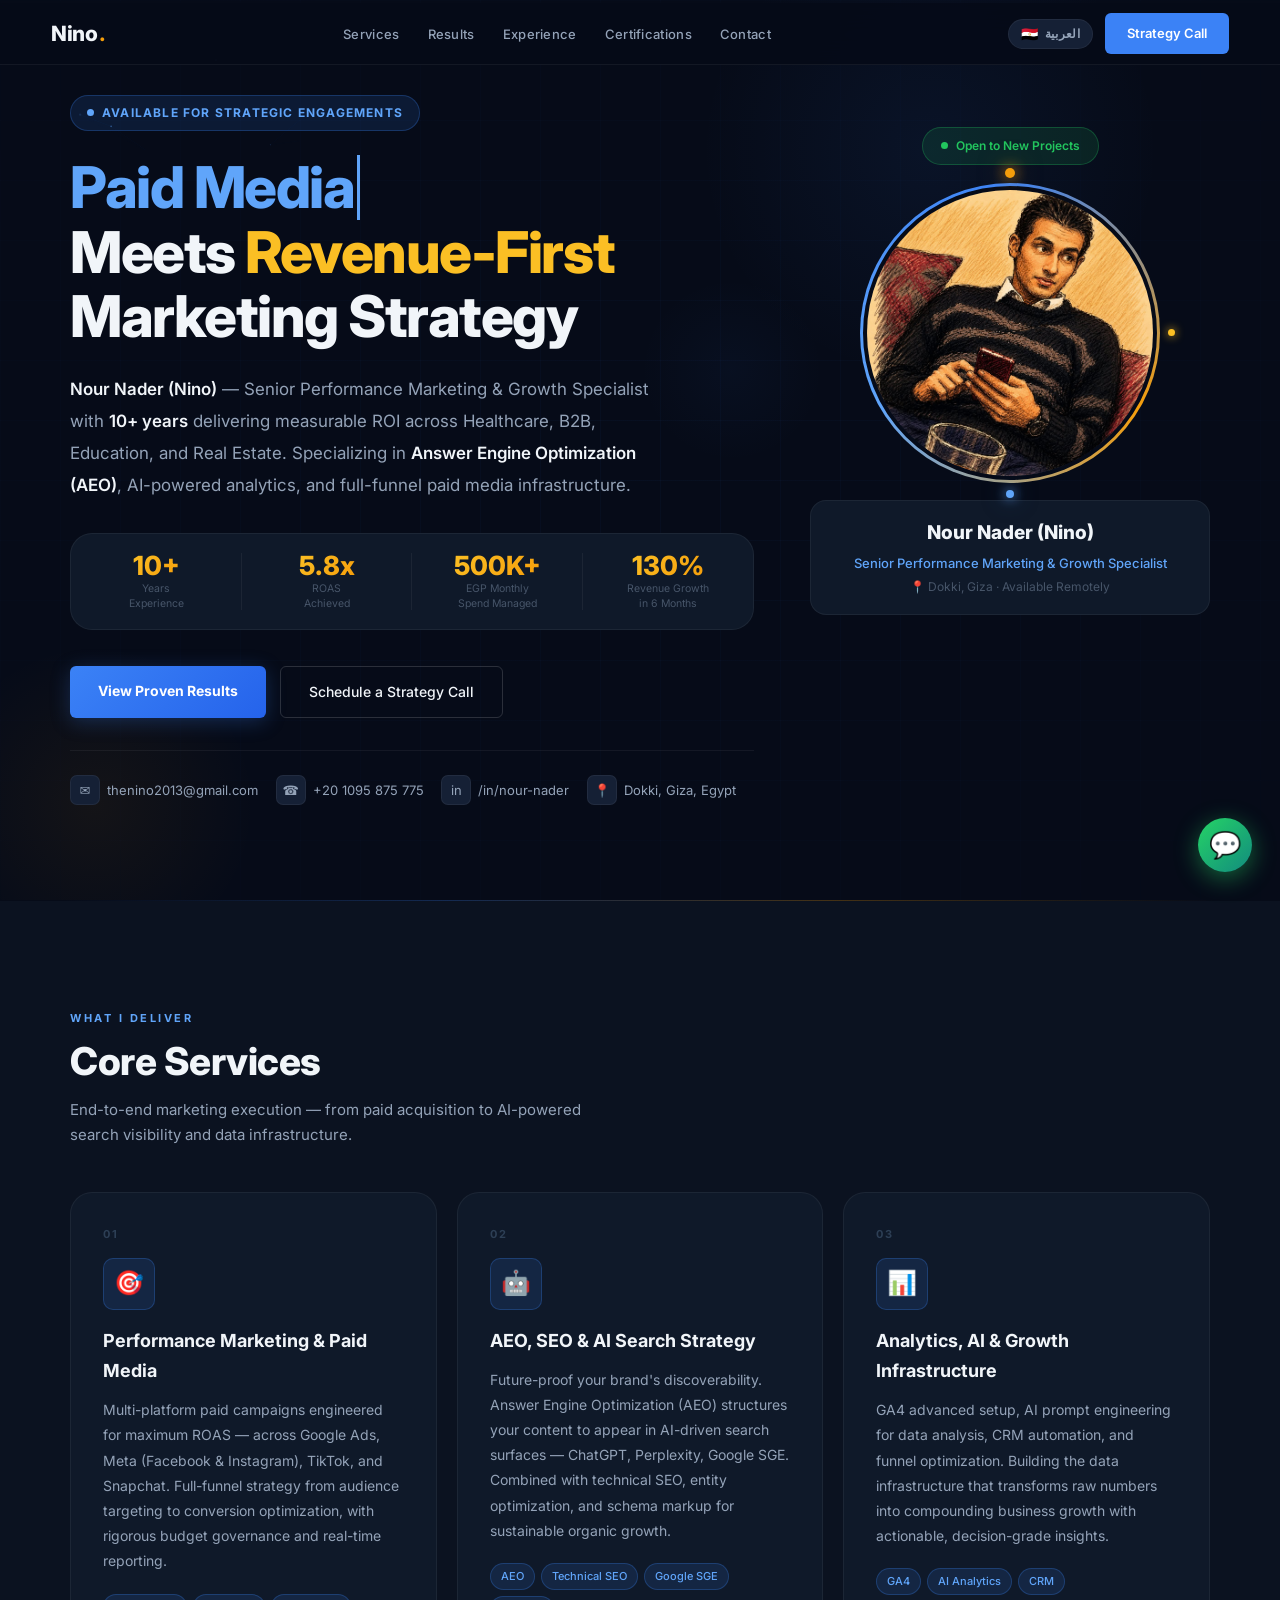
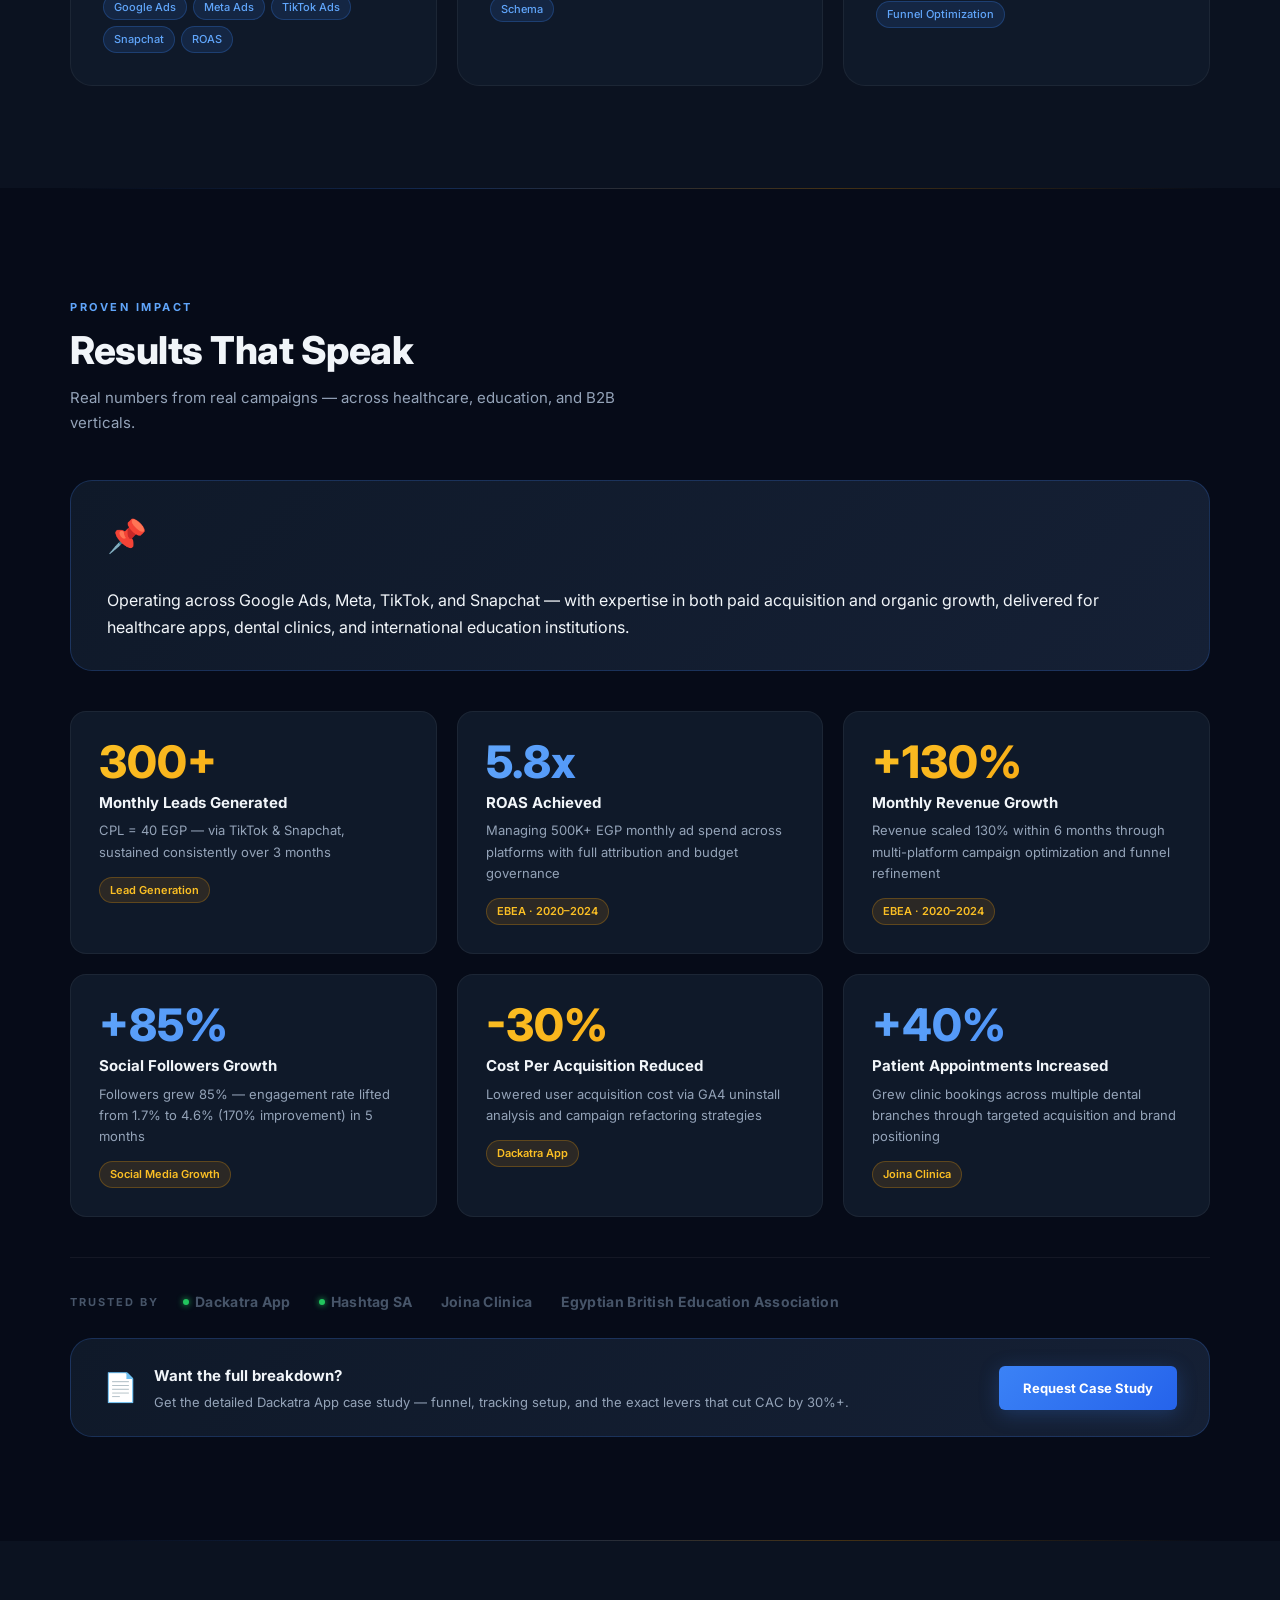
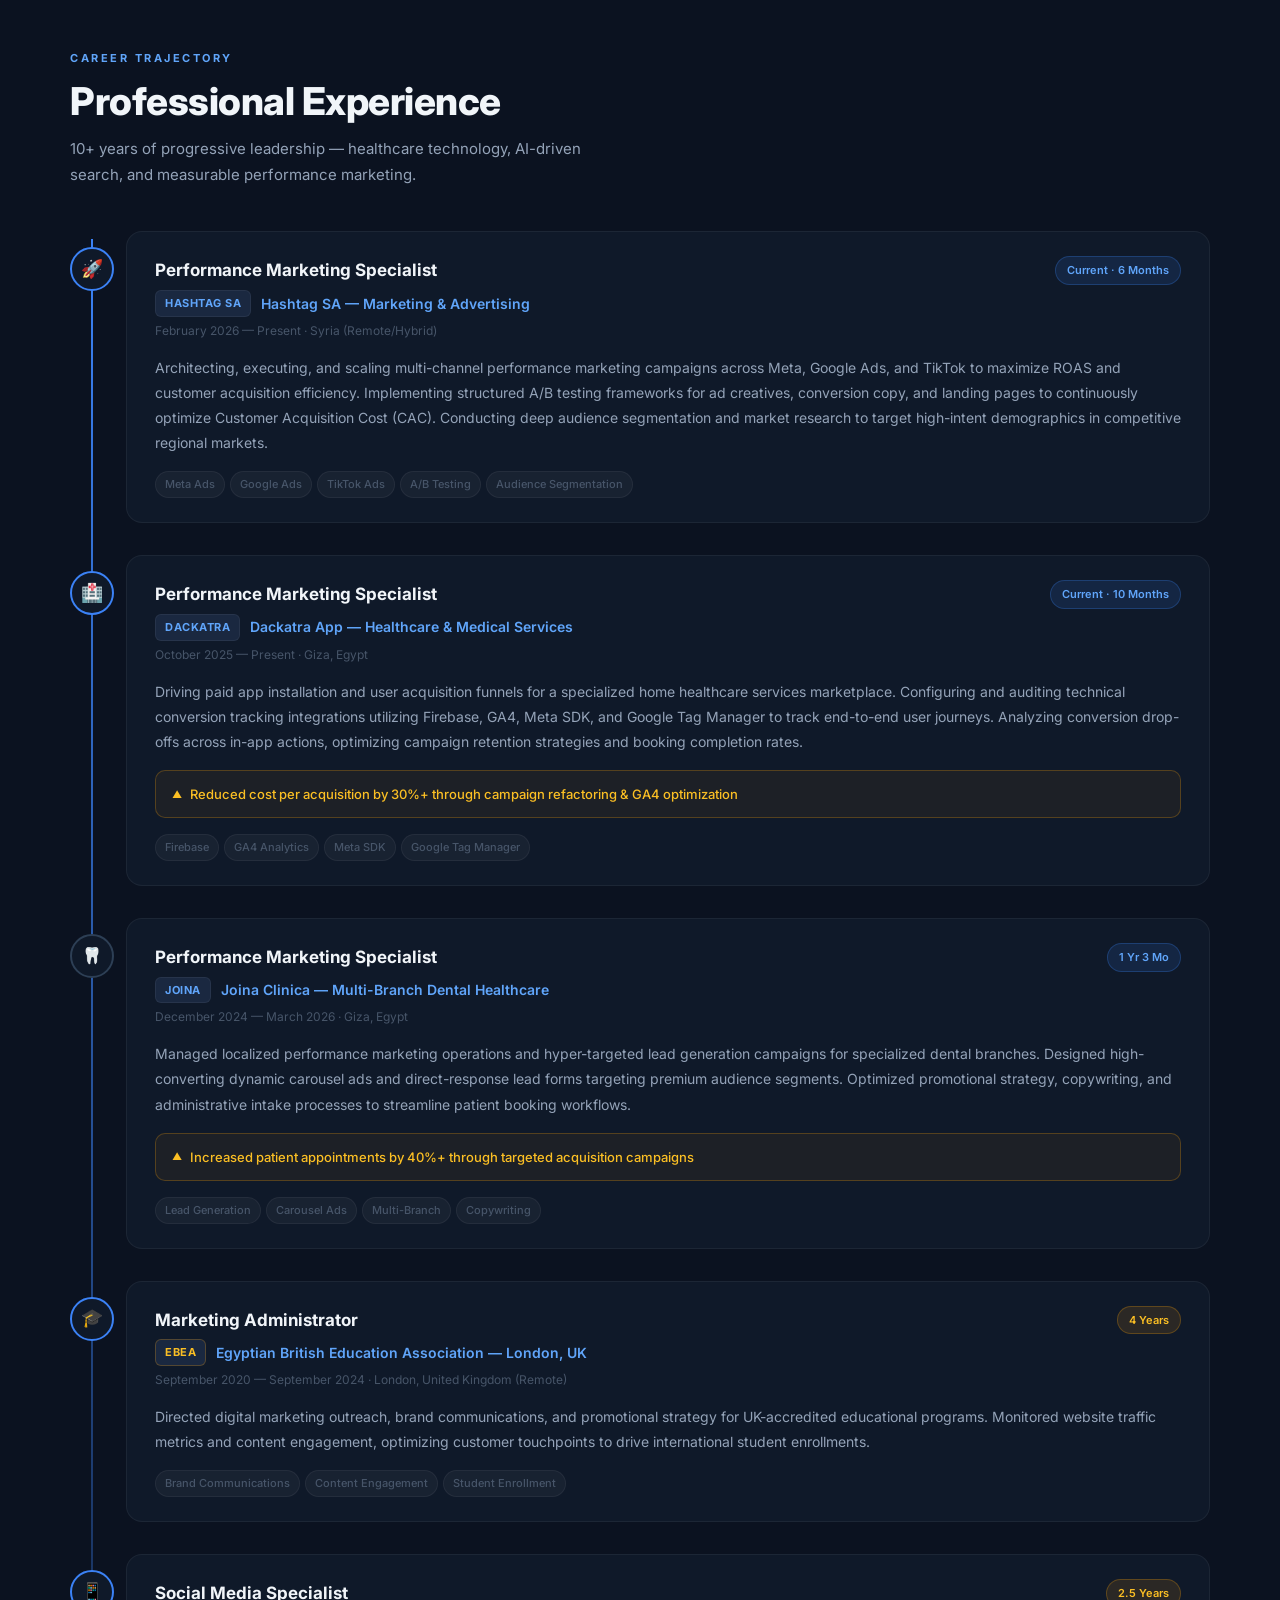
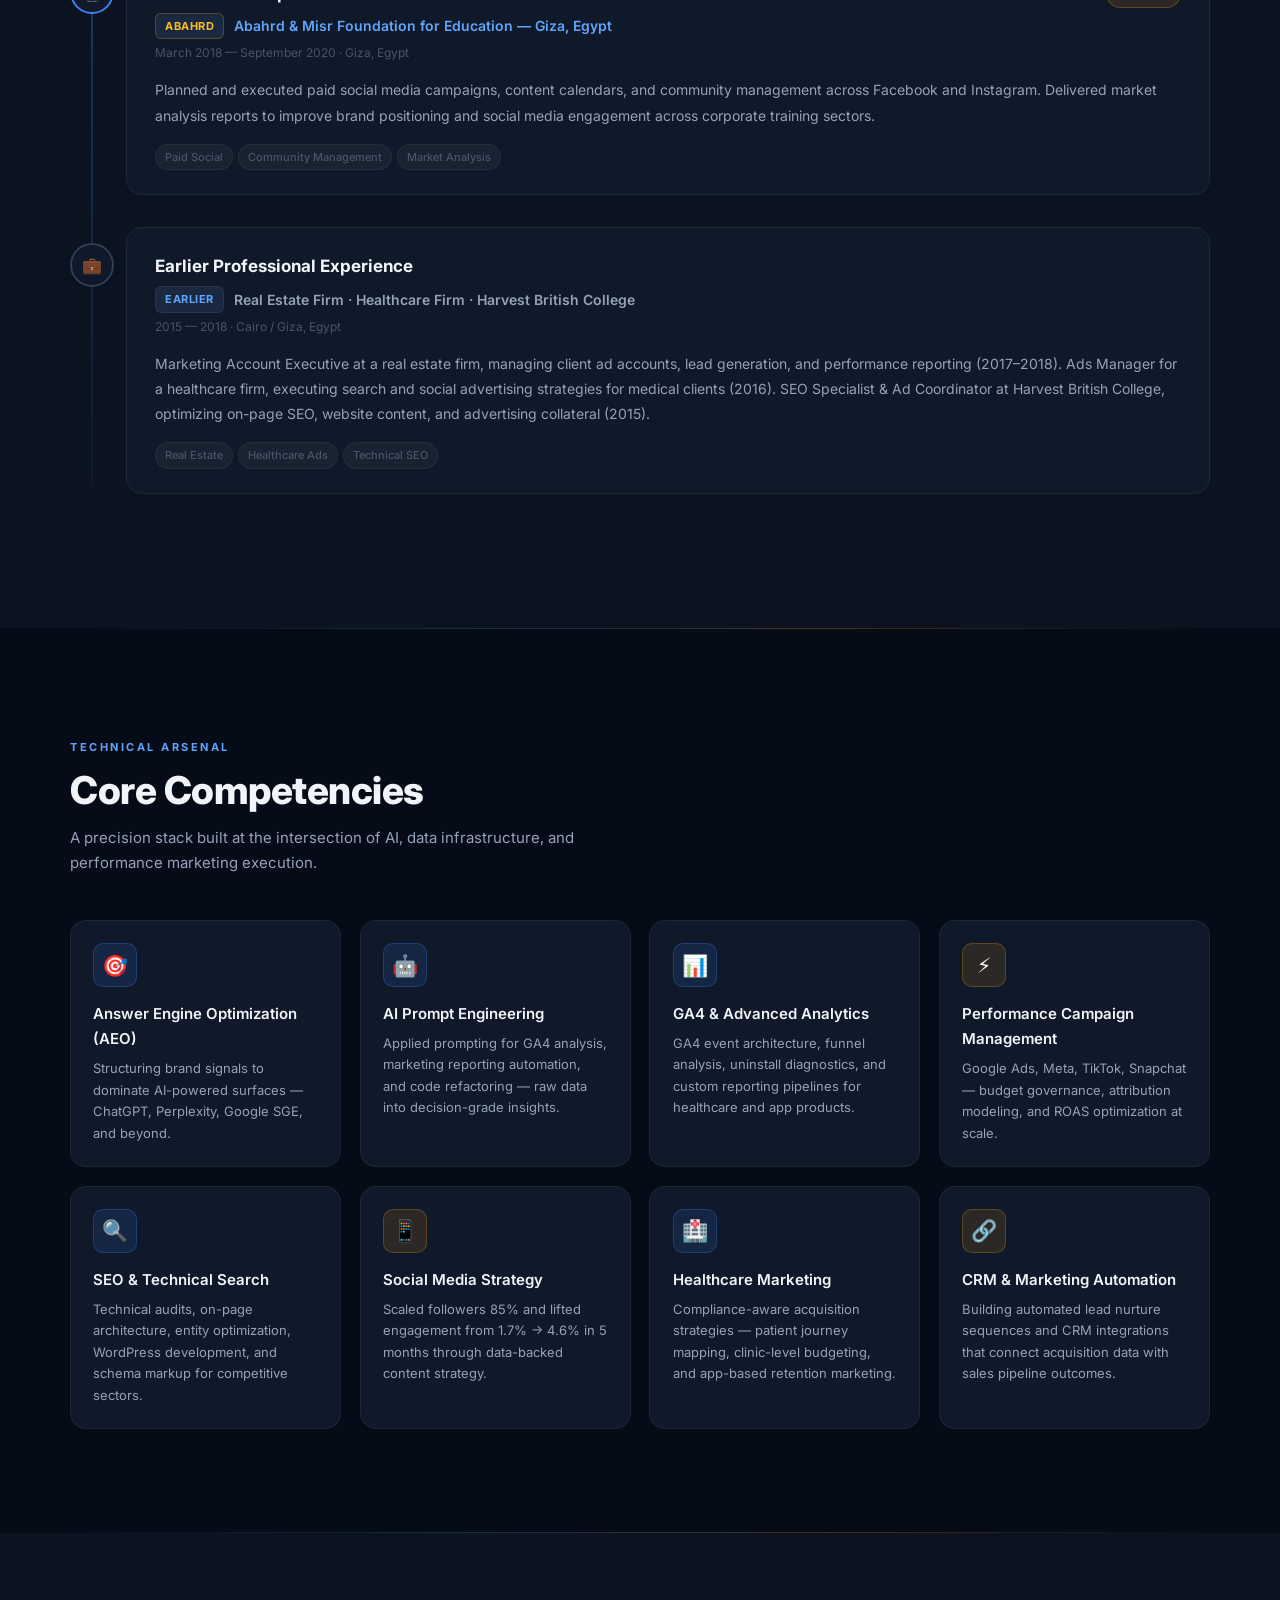
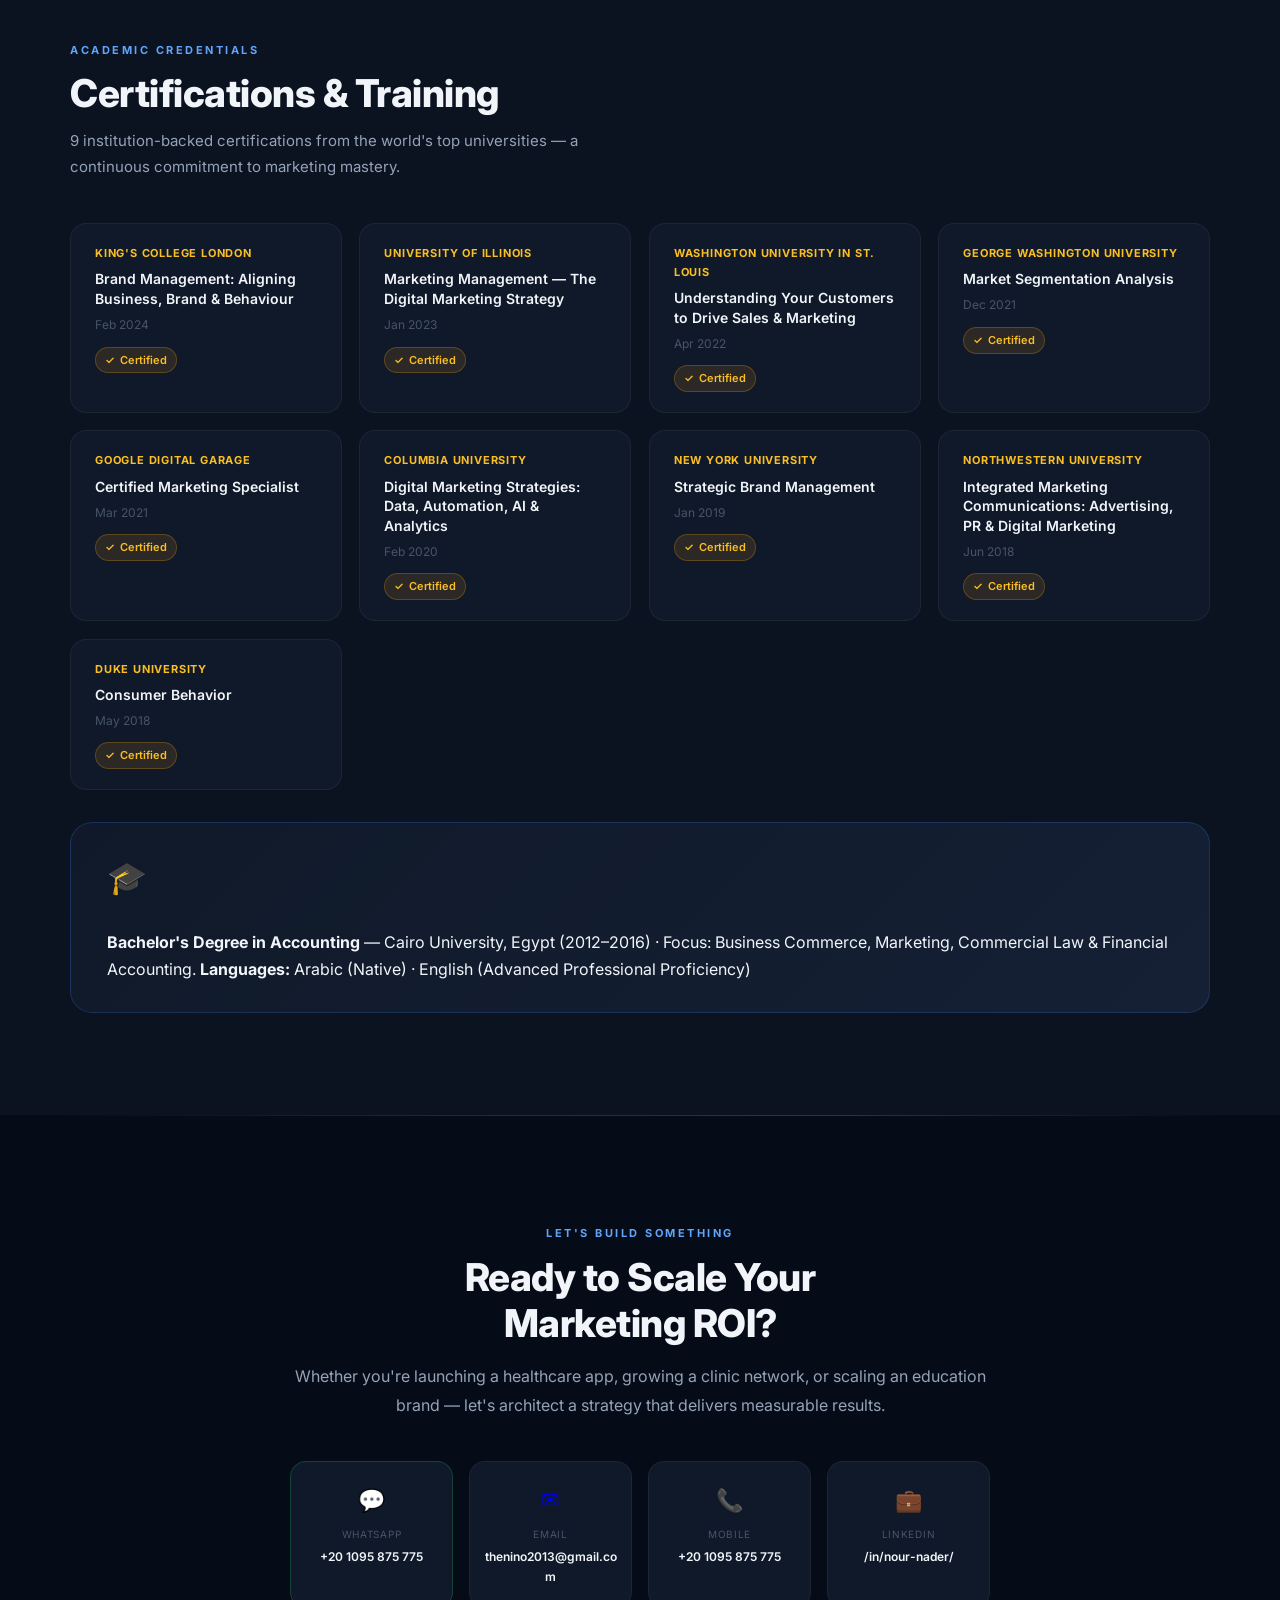
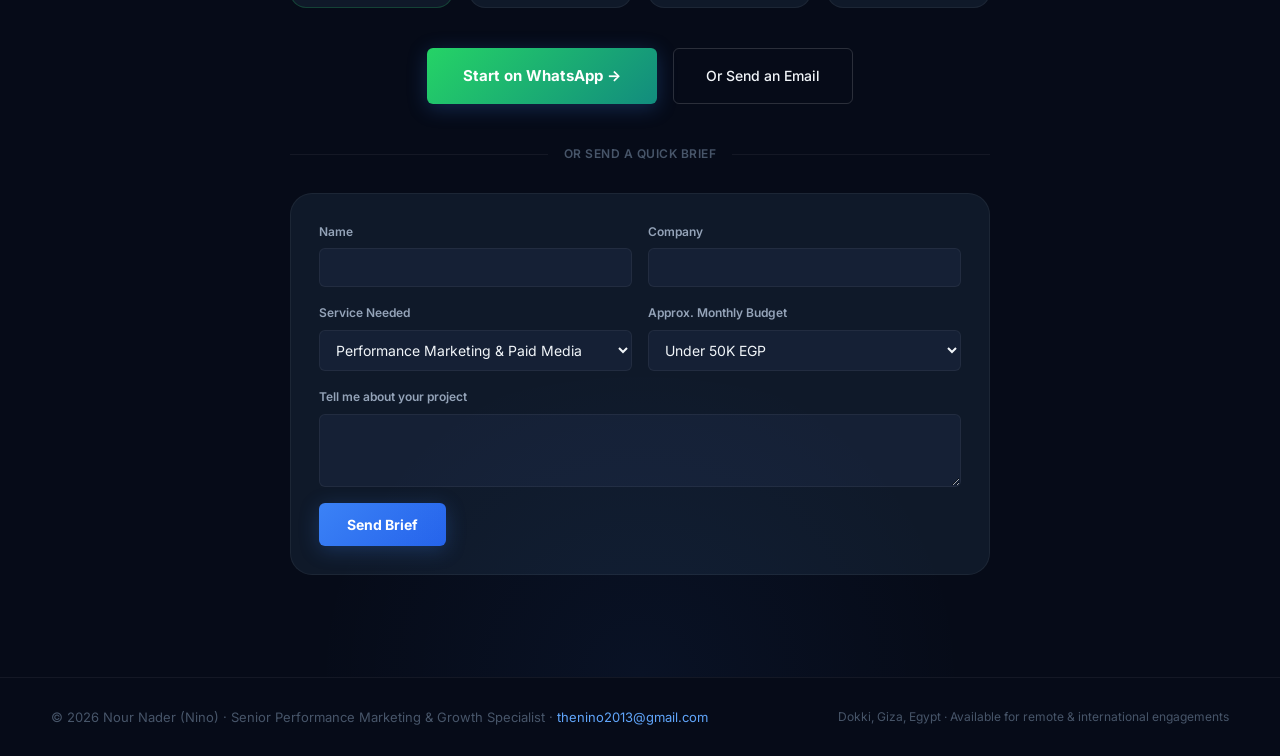
<file: index_2.html>
<!DOCTYPE html>
<html lang="en" dir="ltr">
<head>
<meta charset="UTF-8"/>
<meta name="viewport" content="width=device-width,initial-scale=1.0"/>
<title>Nour Nader (Nino) — Performance Marketing Specialist | AEO & Paid Media Expert</title>

<!-- SEO META -->
<meta name="description" content="Nour Nader (Nino) — Performance Marketing Specialist with 10+ years delivering measurable ROI across Healthcare, Education, B2B & Real Estate. Expert in AEO, Google Ads, Meta, GA4 & AI Analytics. Based in Giza, Egypt."/>
<meta name="keywords" content="performance marketing, AEO, answer engine optimization, Google Ads, Meta Ads, TikTok Ads, SEO, GA4, digital marketing Egypt, Nour Nader, Nino"/>
<meta name="author" content="Nour Nader (Nino)"/>
<meta name="robots" content="index, follow"/>
<link rel="canonical" href="https://niijhj.github.io/nino-marketing/"/>

<!-- OPEN GRAPH -->
<meta property="og:type" content="profile"/>
<meta property="og:title" content="Nour Nader (Nino) — Performance Marketing Specialist"/>
<meta property="og:description" content="10+ years delivering measurable ROI across Healthcare, Education, B2B & Real Estate. Expert in AEO, Google Ads, Meta, GA4 & AI Analytics. Available remotely."/>
<meta property="og:image" content="https://niijhj.github.io/nino-marketing/nino-photo.jpg"/>
<meta property="og:url" content="https://niijhj.github.io/nino-marketing/"/>
<meta property="og:locale" content="en_US"/>
<meta property="og:locale:alternate" content="ar_EG"/>
<meta property="og:site_name" content="Nour Nader Portfolio"/>

<!-- TWITTER CARD -->
<meta name="twitter:card" content="summary_large_image"/>
<meta name="twitter:title" content="Nour Nader (Nino) — Performance Marketing Specialist"/>
<meta name="twitter:description" content="10+ years of measurable results. Expert in AEO, Google Ads, Meta, GA4 & AI Analytics. Available remotely."/>
<meta name="twitter:image" content="https://niijhj.github.io/nino-marketing/nino-photo.jpg"/>
<meta property="og:image:width" content="800"/>
<meta property="og:image:height" content="800"/>
<meta property="og:image:alt" content="Nour Nader (Nino) — Performance Marketing Specialist"/>

<!-- HREFLANG -->
<link rel="alternate" hreflang="en" href="https://niijhj.github.io/nino-marketing/"/>
<link rel="alternate" hreflang="ar" href="https://niijhj.github.io/nino-marketing/?lang=ar"/>
<link rel="alternate" hreflang="x-default" href="https://niijhj.github.io/nino-marketing/"/>

<!-- FAVICON -->
<link rel="icon" href="data:image/svg+xml,<svg xmlns='http://www.w3.org/2000/svg' viewBox='0 0 100 100'><text y='.9em' font-size='90'>🎯</text></svg>"/>

<!-- FONTS — only needed weights -->
<link rel="preconnect" href="https://fonts.googleapis.com"/>
<link href="https://fonts.googleapis.com/css2?family=Inter:wght@400;600;700;800&family=Cairo:wght@400;600;700;800&display=swap" rel="stylesheet"/>

<!-- JSON-LD SCHEMA -->
<script type="application/ld+json">
{
  "@context": "https://schema.org",
  "@graph": [
    {
      "@type": "Person",
      "@id": "https://niijhj.github.io/nino-marketing/#person",
      "name": "Nour Nader",
      "alternateName": "Nino",
      "jobTitle": "Senior Performance Marketing & Growth Specialist",
      "description": "Performance Marketing Specialist with 10+ years delivering measurable ROI across Healthcare, B2B, Education, and Real Estate. Expert in Answer Engine Optimization (AEO), AI-powered analytics, and full-funnel paid media.",
      "url": "https://niijhj.github.io/nino-marketing/",
      "image": "https://niijhj.github.io/nino-marketing/nino-photo.jpg",
      "email": "thenino2013@gmail.com",
      "telephone": "+201095875775",
      "address": {
        "@type": "PostalAddress",
        "addressLocality": "Dokki",
        "addressRegion": "Giza",
        "addressCountry": "EG"
      },
      "sameAs": ["https://www.linkedin.com/in/nour-nader/"],
      "knowsAbout": ["Performance Marketing","Answer Engine Optimization (AEO)","Google Ads","Meta Advertising","TikTok Advertising","GA4 Analytics","AI Prompt Engineering","SEO","CRM Automation","Healthcare Marketing","Digital Marketing Strategy"],
      "worksFor": [
        {"@type": "Organization","name": "Hashtag SA"},
        {"@type": "Organization","name": "Dackatra App"}
      ],
      "alumniOf": {"@type": "CollegeOrUniversity","name": "Cairo University"}
    },
    {
      "@type": "ProfilePage",
      "url": "https://niijhj.github.io/nino-marketing/",
      "name": "Nour Nader (Nino) — Portfolio",
      "about": {"@id": "https://niijhj.github.io/nino-marketing/#person"},
      "inLanguage": ["en","ar"]
    },
    {
      "@type": "FAQPage",
      "mainEntity": [
        {"@type": "Question","name": "What is AEO and how does it differ from traditional SEO?","acceptedAnswer": {"@type": "Answer","text": "Answer Engine Optimization (AEO) structures your brand's content and signals to appear directly in AI-powered search surfaces like ChatGPT, Perplexity, and Google SGE — beyond traditional blue-link results. While SEO targets search engine rankings, AEO targets the AI layer that now sits above them."}},
        {"@type": "Question","name": "What industries do you work with?","acceptedAnswer": {"@type": "Answer","text": "Healthcare (apps & dental clinics), international education, B2B, and real estate — across Egypt, MENA, and European markets."}},
        {"@type": "Question","name": "Are you available for remote and international projects?","acceptedAnswer": {"@type": "Answer","text": "Yes. Based in Giza, Egypt and available for fully remote engagements with clients worldwide."}}
      ]
    }
  ]
}
</script>
<style>
*,*::before,*::after{box-sizing:border-box;margin:0;padding:0}
:root{
  --navy:#060b18;--navy-2:#0b1220;--navy-3:#0f1929;--navy-4:#152035;--navy-5:#1a2840;
  --blue:#3b82f6;--blue-b:#60a5fa;--blue-g:rgba(59,130,246,.13);--blue-l:rgba(59,130,246,.26);
  --gold:#f59e0b;--gold-b:#fbbf24;--gold-g:rgba(245,158,11,.12);--gold-l:rgba(245,158,11,.26);
  --green:#22c55e;--green-g:rgba(34,197,94,.12);--green-l:rgba(34,197,94,.28);
  --t1:#f1f5f9;--t2:#94a3b8;--t3:#475569;--t4:#2d3f55;
  --border:rgba(255,255,255,.055);--border-b:rgba(59,130,246,.22);--border-g:rgba(245,158,11,.22);
  --r-sm:6px;--r-md:10px;--r-lg:16px;--r-xl:22px;--r-2xl:28px;
  --shadow-b:0 0 40px rgba(59,130,246,.12);--shadow-g:0 0 40px rgba(245,158,11,.1);
}
html{scroll-behavior:smooth}
html[lang="ar"]{font-family:'Cairo',system-ui,sans-serif}
html[lang="en"]{font-family:'Inter',system-ui,sans-serif}
body{background:var(--navy);color:var(--t1);line-height:1.7;-webkit-font-smoothing:antialiased;overflow-x:hidden}

/* SKIP LINK */
.skip-link{position:absolute;top:-100px;left:1rem;background:var(--blue);color:#fff;padding:8px 16px;border-radius:var(--r-sm);font-size:14px;font-weight:600;z-index:9999;transition:top .2s}
.skip-link:focus{top:1rem}

/* FOCUS VISIBLE */
:focus-visible{outline:2px solid var(--blue-b);outline-offset:3px;border-radius:4px}

/* LANG TRANSITION */
.lang-fade{animation:lf .35s ease}
@keyframes lf{from{opacity:0;transform:translateY(6px)}to{opacity:1;transform:translateY(0)}}

/* PROGRESS BAR */
#pb{position:fixed;top:0;left:0;height:3px;width:0%;z-index:300;background:linear-gradient(90deg,var(--blue),var(--gold),var(--blue));background-size:200%;animation:pb-shift 3s linear infinite;transition:width .1s}
@keyframes pb-shift{0%{background-position:0%}100%{background-position:200%}}

/* NAV */
nav{position:fixed;top:3px;left:0;right:0;z-index:200;display:flex;align-items:center;justify-content:space-between;padding:0 clamp(1.25rem,4vw,3.5rem);height:62px;background:rgba(6,11,24,.9);backdrop-filter:blur(24px);border-bottom:1px solid var(--border)}
.nav-logo{font-size:21px;font-weight:800;letter-spacing:-.5px;color:var(--t1);text-decoration:none;display:flex;align-items:center;gap:2px}
.nav-logo span{color:var(--gold)}
.nav-links{display:flex;gap:1.75rem;list-style:none}
.nav-links a{color:var(--t2);text-decoration:none;font-size:13px;font-weight:500;letter-spacing:.3px;transition:color .2s;position:relative}
.nav-links a::after{content:'';position:absolute;bottom:-3px;left:0;right:0;height:2px;background:var(--blue);border-radius:2px;transform:scaleX(0);transition:transform .25s}
.nav-links a:hover,.nav-links a.active{color:var(--blue-b)}
.nav-links a:hover::after,.nav-links a.active::after{transform:scaleX(1)}
.nav-right{display:flex;align-items:center;gap:.75rem}

/* Language Toggle */
.lang-btn{display:flex;align-items:center;gap:6px;background:var(--navy-4);border:1px solid var(--border);color:var(--t2);font-size:12px;font-weight:600;padding:6px 12px;border-radius:100px;cursor:pointer;transition:all .2s;letter-spacing:.3px}
.lang-btn:hover{border-color:var(--blue-l);color:var(--blue-b);background:var(--blue-g)}
.lang-btn .flag{font-size:14px}

.nav-cta{background:var(--blue);color:#fff;border:none;padding:9px 22px;border-radius:var(--r-sm);font-size:13px;font-weight:600;cursor:pointer;text-decoration:none;transition:all .2s;white-space:nowrap}
.nav-cta:hover{background:#2563eb;transform:translateY(-1px);box-shadow:0 8px 24px rgba(59,130,246,.3)}

/* HAMBURGER */
.hamburger{display:none;flex-direction:column;justify-content:center;gap:5px;background:none;border:1px solid var(--border);border-radius:var(--r-sm);width:38px;height:38px;cursor:pointer;padding:7px;transition:all .2s;align-items:center}
.hamburger span{display:block;width:18px;height:2px;background:var(--t2);border-radius:2px;transition:all .3s}
.hamburger.open span:nth-child(1){transform:translateY(7px) rotate(45deg)}
.hamburger.open span:nth-child(2){opacity:0;transform:scaleX(0)}
.hamburger.open span:nth-child(3){transform:translateY(-7px) rotate(-45deg)}

/* MOBILE NAV OVERLAY */
.mob-nav{display:flex;flex-direction:column;align-items:center;justify-content:center;gap:2rem;
  position:fixed;top:65px;left:0;right:0;bottom:0;
  background:rgba(6,11,24,.97);backdrop-filter:blur(20px);z-index:190;
  opacity:0;visibility:hidden;pointer-events:none;
  transition:opacity .3s ease,visibility .3s ease}
.mob-nav.open{opacity:1;visibility:visible;pointer-events:all}
.mob-nav a{color:var(--t1);text-decoration:none;font-size:20px;font-weight:700;padding:8px 0;border-bottom:1px solid var(--border);width:200px;text-align:center;transition:color .2s}
.mob-nav a:hover{color:var(--blue-b)}
.mob-nav .mob-wa{background:linear-gradient(135deg,#25d366,#128c7e);color:#fff;border:none;border-radius:var(--r-sm);padding:14px 36px;font-size:16px;font-weight:700;margin-top:.5rem;text-align:center}

/* PARTICLES CANVAS */
#particles{position:absolute;inset:0;z-index:0;pointer-events:none}

/* HERO */
#hero{min-height:100vh;display:flex;align-items:center;padding:80px clamp(1.25rem,4vw,3.5rem) 5rem;position:relative;overflow:hidden}
.hero-grid{max-width:1140px;margin:0 auto;width:100%;display:grid;grid-template-columns:1fr 400px;gap:3.5rem;align-items:start;position:relative;z-index:1}

.shape{position:absolute;border-radius:50%;pointer-events:none;z-index:0}
.shape-1{width:500px;height:500px;top:-100px;right:100px;background:radial-gradient(circle,rgba(59,130,246,.07),transparent 65%)}
.shape-2{width:350px;height:350px;bottom:-80px;left:-80px;background:radial-gradient(circle,rgba(245,158,11,.06),transparent 65%)}
.shape-3{width:200px;height:200px;top:30%;right:35%;background:radial-gradient(circle,rgba(59,130,246,.04),transparent 65%)}

.grid-bg{position:absolute;inset:0;background-image:linear-gradient(rgba(59,130,246,.04) 1px,transparent 1px),linear-gradient(90deg,rgba(59,130,246,.04) 1px,transparent 1px);background-size:60px 60px;z-index:0;pointer-events:none;mask-image:radial-gradient(ellipse 80% 80% at 50% 50%,black,transparent)}

.eyebrow{display:inline-flex;align-items:center;gap:8px;background:var(--blue-g);border:1px solid var(--blue-l);color:var(--blue-b);font-size:12px;font-weight:700;letter-spacing:1.2px;text-transform:uppercase;padding:7px 16px;border-radius:100px;margin-bottom:1.5rem}
.eyebrow-dot{width:7px;height:7px;border-radius:50%;background:var(--blue-b);animation:blink 2s ease-in-out infinite}
@keyframes blink{0%,100%{opacity:1;transform:scale(1)}50%{opacity:.25;transform:scale(.6)}}
html[lang="ar"] .eyebrow{letter-spacing:0;font-size:13px;text-transform:none}

/* FLOATING WHATSAPP */
.wa-float{position:fixed;bottom:28px;right:28px;z-index:500;width:54px;height:54px;border-radius:50%;background:linear-gradient(135deg,#25d366,#128c7e);display:flex;align-items:center;justify-content:center;text-decoration:none;font-size:26px;box-shadow:0 6px 24px rgba(37,211,102,.45);animation:wa-pulse 2.5s ease-in-out infinite;transition:transform .2s}
.wa-float:hover{transform:scale(1.1)}
html[dir="rtl"] .wa-float{right:auto;left:28px}
@keyframes wa-pulse{0%,100%{box-shadow:0 6px 24px rgba(37,211,102,.45),0 0 0 0 rgba(37,211,102,.4)}50%{box-shadow:0 6px 32px rgba(37,211,102,.6),0 0 0 12px rgba(37,211,102,0)}}

h1{font-size:clamp(2.4rem,4.5vw,3.8rem);font-weight:800;line-height:1.12;letter-spacing:-1.5px;margin-bottom:1.5rem}
html[lang="ar"] h1{letter-spacing:0;line-height:1.35;font-size:clamp(2rem,4vw,3.2rem)}
.gold-text{color:var(--gold-b)}
.blue-text{color:var(--blue-b)}

/* typewriter */
.tw-line{display:block;line-height:1.12}
.tw-wrap{display:inline-block;color:var(--blue-b);border-right:3px solid var(--blue-b);padding-right:3px;animation:cb .7s step-end infinite;vertical-align:bottom}
@keyframes cb{0%,100%{border-color:var(--blue-b)}50%{border-color:transparent}}

.hero-sub{font-size:clamp(.95rem,1.8vw,1.06rem);color:var(--t2);max-width:580px;line-height:1.9;margin-bottom:2rem}
.hero-sub strong{color:var(--t1);font-weight:600}

/* stat bar */
.hero-stats{display:flex;gap:0;margin-bottom:2.25rem;background:var(--navy-3);border:1px solid var(--border);border-radius:var(--r-xl);overflow:hidden}
.h-stat{display:flex;flex-direction:column;align-items:center;flex:1;padding:1.1rem .5rem;position:relative}
.h-stat:not(:last-child)::after{content:'';position:absolute;right:0;top:20%;bottom:20%;width:1px;background:var(--border)}
html[lang="ar"] .h-stat:not(:last-child)::after{right:auto;left:0}
.h-sv{font-size:1.65rem;font-weight:800;line-height:1;background:linear-gradient(135deg,var(--gold-b),var(--gold));-webkit-background-clip:text;-webkit-text-fill-color:transparent;background-clip:text;transition:all .3s}
.h-sl{font-size:10.5px;color:var(--t3);margin-top:4px;text-align:center;line-height:1.4}

.hero-ctas{display:flex;gap:.85rem;flex-wrap:wrap;margin-bottom:2rem}
.btn-blue{background:linear-gradient(135deg,var(--blue),#2563eb);color:#fff;padding:13px 28px;border-radius:var(--r-sm);font-size:14px;font-weight:700;text-decoration:none;transition:all .25s;display:inline-block;box-shadow:0 4px 20px rgba(59,130,246,.25)}
.btn-blue:hover{transform:translateY(-2px);box-shadow:0 8px 32px rgba(59,130,246,.4)}
.btn-ghost{background:transparent;color:var(--t1);padding:13px 28px;border-radius:var(--r-sm);border:1px solid rgba(255,255,255,.15);font-size:14px;font-weight:500;text-decoration:none;transition:all .25s;display:inline-block}
.btn-ghost:hover{border-color:var(--blue);background:var(--blue-g);transform:translateY(-2px)}

.contact-row{display:flex;gap:1.1rem;flex-wrap:wrap;padding-top:1.5rem;border-top:1px solid var(--border)}
.chip{display:flex;align-items:center;gap:7px;color:var(--t2);font-size:13px;text-decoration:none;transition:color .2s}
.chip:hover{color:var(--blue-b)}
.chip-ic{width:30px;height:30px;border-radius:7px;background:var(--navy-4);border:1px solid var(--border);display:flex;align-items:center;justify-content:center;font-size:13px;transition:all .2s}
.chip:hover .chip-ic{border-color:var(--blue-l);background:var(--blue-g)}

/* HERO RIGHT */
.hero-right{display:flex;flex-direction:column;align-items:center;gap:1.1rem;padding-top:2rem}
.avail-badge{display:inline-flex;align-items:center;gap:8px;background:var(--green-g);border:1px solid var(--green-l);color:var(--green);font-size:12px;font-weight:600;padding:8px 18px;border-radius:100px;animation:float 3s ease-in-out infinite}
@keyframes float{0%,100%{transform:translateY(0)}50%{transform:translateY(-5px)}}
.avail-dot{width:7px;height:7px;border-radius:50%;background:var(--green);animation:blink 1.5s ease-in-out infinite}

/* Photo */
.photo-outer{position:relative;width:300px;height:300px}
.photo-ring{width:300px;height:300px;border-radius:50%;padding:3px;background:conic-gradient(var(--blue) 0deg,var(--gold) 120deg,var(--blue-b) 240deg,var(--blue) 360deg);flex-shrink:0;animation:glow-pulse 3.5s ease-in-out infinite}
@keyframes glow-pulse{0%,100%{box-shadow:0 0 28px rgba(59,130,246,.45),0 0 55px rgba(245,158,11,.2),0 0 90px rgba(59,130,246,.1)}50%{box-shadow:0 0 45px rgba(59,130,246,.65),0 0 80px rgba(245,158,11,.35),0 0 120px rgba(59,130,246,.18)}}
.photo-inner{width:100%;height:100%;border-radius:50%;overflow:hidden;background:var(--navy-3);border:4px solid var(--navy)}
.photo-inner img{width:100%;height:100%;object-fit:cover;object-position:center top;display:block;transition:transform .4s}
.photo-inner:hover img{transform:scale(1.05)}
.orbit{position:absolute;top:50%;left:50%;width:320px;height:320px;margin:-160px 0 0 -160px;pointer-events:none;border-radius:50%}
.orbit-dot{position:absolute;top:-5px;left:50%;width:10px;height:10px;margin-left:-5px;border-radius:50%;background:var(--gold);box-shadow:0 0 14px var(--gold),0 0 28px rgba(245,158,11,.5);animation:sparkle 2.5s ease-in-out infinite}
.orbit-dot-2{position:absolute;bottom:-5px;right:50%;width:8px;height:8px;margin-right:-4px;border-radius:50%;background:var(--blue-b);box-shadow:0 0 12px var(--blue-b),0 0 24px rgba(96,165,250,.5);animation:sparkle 2.5s ease-in-out infinite .8s}
.orbit-dot-3{position:absolute;top:50%;right:-5px;width:7px;height:7px;margin-top:-3.5px;border-radius:50%;background:var(--gold-b);box-shadow:0 0 10px var(--gold-b);animation:sparkle 2.5s ease-in-out infinite 1.6s}
@keyframes sparkle{0%,100%{transform:scale(1);opacity:.8}50%{transform:scale(1.5);opacity:1}}

.id-card{background:var(--navy-3);border:1px solid var(--border);border-radius:var(--r-lg);padding:1rem 1.5rem;text-align:center;width:100%;transition:all .3s}
.id-card:hover{border-color:var(--border-b);box-shadow:var(--shadow-b)}
.id-name{font-size:19px;font-weight:800;margin-bottom:.15rem}
.id-title{font-size:13px;color:var(--blue-b);font-weight:500}
.id-loc{font-size:12px;color:var(--t3);margin-top:.2rem}

/* DIVIDER */
.sec-divider{height:1px;background:linear-gradient(90deg,transparent,var(--blue-l),var(--gold-l),transparent);margin:0 clamp(1.5rem,5vw,4rem)}

/* SECTION COMMON */
section{padding:clamp(4rem,8vw,6.5rem) clamp(1.25rem,4vw,3.5rem);position:relative}
.container{max-width:1140px;margin:0 auto}
.sec-tag{display:inline-block;color:var(--blue-b);font-size:11px;font-weight:700;letter-spacing:2.5px;text-transform:uppercase;margin-bottom:.65rem}
html[lang="ar"] .sec-tag{letter-spacing:0;font-size:12px;text-transform:none}
h2{font-size:clamp(1.8rem,3vw,2.5rem);font-weight:800;letter-spacing:-.5px;line-height:1.2;margin-bottom:.75rem}
html[lang="ar"] h2{letter-spacing:0;line-height:1.4}
.sec-sub{color:var(--t2);font-size:15px;max-width:560px}
.sec-hdr{margin-bottom:2.75rem}

/* SERVICES */
#services{background:var(--navy-2)}
.svc-grid{display:grid;grid-template-columns:repeat(auto-fit,minmax(300px,1fr));gap:1.25rem}
.svc-card{background:var(--navy-3);border:1px solid var(--border);border-radius:var(--r-xl);padding:2rem;position:relative;overflow:hidden;transition:all .3s;cursor:default}
.svc-card::before{content:'';position:absolute;top:0;left:0;right:0;height:3px;background:linear-gradient(90deg,var(--blue),var(--gold));transform:scaleX(0);transition:transform .35s;transform-origin:left}
.svc-card::after{content:'';position:absolute;inset:0;background:radial-gradient(ellipse 80% 60% at 50% 0%,rgba(59,130,246,.05),transparent);opacity:0;transition:opacity .3s}
.svc-card:hover{border-color:var(--border-b);transform:translateY(-5px);box-shadow:var(--shadow-b)}
.svc-card:hover::before{transform:scaleX(1)}
.svc-card:hover::after{opacity:1}
.svc-num{font-size:11px;font-weight:700;color:var(--t4);letter-spacing:2px;margin-bottom:.9rem}
.svc-icon-wrap{width:52px;height:52px;border-radius:var(--r-md);background:var(--blue-g);border:1px solid var(--blue-l);display:flex;align-items:center;justify-content:center;font-size:24px;margin-bottom:1rem;transition:transform .3s}
.svc-card:hover .svc-icon-wrap{transform:scale(1.1) rotate(-5deg)}
.svc-title{font-size:18px;font-weight:700;margin-bottom:.65rem}
.svc-desc{font-size:14px;color:var(--t2);line-height:1.8}
.svc-tags{display:flex;gap:6px;flex-wrap:wrap;margin-top:1.25rem}
.svc-tag{background:var(--blue-g);border:1px solid var(--blue-l);color:var(--blue-b);font-size:11px;font-weight:500;padding:3px 10px;border-radius:100px;transition:all .2s}
.svc-tag:hover{background:var(--blue);color:#fff}

/* RESULTS */
#results{background:var(--navy)}
.results-banner{background:linear-gradient(135deg,var(--navy-3),var(--navy-4));border:1px solid var(--border-b);border-radius:var(--r-xl);padding:1.75rem 2.25rem;margin-bottom:2.5rem;display:flex;align-items:center;gap:1.5rem;flex-wrap:wrap}
.results-banner-icon{font-size:32px;animation:float 3s ease-in-out infinite}
.results-grid{display:grid;grid-template-columns:repeat(auto-fit,minmax(280px,1fr));gap:1.25rem}
.res-card{background:var(--navy-3);border:1px solid var(--border);border-radius:var(--r-lg);padding:1.75rem;transition:all .3s;position:relative;overflow:hidden}
.res-card::before{content:'';position:absolute;bottom:0;left:0;right:0;height:2px;background:linear-gradient(90deg,var(--blue),var(--gold));transform:scaleX(0);transition:transform .35s}
.res-card:hover{border-color:var(--border-g);transform:translateY(-4px);box-shadow:var(--shadow-g)}
.res-card:hover::before{transform:scaleX(1)}
.res-metric{font-size:2.8rem;font-weight:800;line-height:1;margin-bottom:.35rem;transition:all .3s}
.res-metric.blue{background:linear-gradient(135deg,var(--blue-b),var(--blue));-webkit-background-clip:text;-webkit-text-fill-color:transparent;background-clip:text}
.res-metric.gold{background:linear-gradient(135deg,var(--gold-b),var(--gold));-webkit-background-clip:text;-webkit-text-fill-color:transparent;background-clip:text}
.res-label{font-size:15px;font-weight:700;color:var(--t1);margin-bottom:.3rem}
.res-ctx{font-size:13px;color:var(--t2);line-height:1.65}
.res-co{display:inline-block;margin-top:.85rem;background:var(--gold-g);border:1px solid var(--gold-l);color:var(--gold-b);font-size:11px;font-weight:600;padding:3px 10px;border-radius:100px}

/* TRUSTED BY */
.trusted-by{margin-top:2.5rem;padding-top:2rem;border-top:1px solid var(--border);display:flex;align-items:center;gap:1.5rem;flex-wrap:wrap}
.trusted-label{font-size:11px;font-weight:700;letter-spacing:2px;text-transform:uppercase;color:var(--t3);white-space:nowrap}
html[lang="ar"] .trusted-label{letter-spacing:0;text-transform:none;font-size:12px}
.trusted-logos{display:flex;align-items:center;gap:1.75rem;flex-wrap:wrap;flex:1}
.trusted-item{font-size:14px;font-weight:700;color:var(--t3);letter-spacing:.3px;transition:color .25s;display:inline-flex;align-items:center;gap:6px}
.trusted-item:hover{color:var(--blue-b)}
.trusted-dot{width:6px;height:6px;border-radius:50%;background:var(--green);box-shadow:0 0 6px var(--green);flex-shrink:0}

/* CASE STUDY CTA */
.case-cta{margin-top:1.5rem;background:linear-gradient(135deg,var(--navy-3),var(--navy-4));border:1px solid var(--border-b);border-radius:var(--r-xl);padding:1.5rem 2rem;display:flex;align-items:center;justify-content:space-between;gap:1.5rem;flex-wrap:wrap}
.case-cta-text{display:flex;align-items:center;gap:1rem;flex:1;min-width:240px}
.case-cta-icon{font-size:28px;flex-shrink:0}
.case-cta-title{font-size:15px;font-weight:700;margin-bottom:.2rem}
.case-cta-sub{font-size:13px;color:var(--t2);line-height:1.6}
.case-cta-btn{white-space:nowrap;font-size:13px;padding:11px 24px}

/* EXPERIENCE */
#experience{background:var(--navy-2)}
.timeline{position:relative;padding-left:56px}
html[lang="ar"] .timeline{padding-left:0;padding-right:56px}
.timeline::before{content:'';position:absolute;left:21px;top:8px;bottom:8px;width:1.5px;background:linear-gradient(to bottom,var(--blue),rgba(59,130,246,.06))}
html[lang="ar"] .timeline::before{left:auto;right:21px}
.tl-item{position:relative;margin-bottom:2rem}
.tl-dot{position:absolute;left:-56px;top:16px;width:44px;height:44px;border-radius:50%;background:var(--navy-3);border:2px solid var(--blue);z-index:1;display:flex;align-items:center;justify-content:center;font-size:18px;transition:all .3s}
html[lang="ar"] .tl-dot{left:auto;right:-56px}
.tl-item:hover .tl-dot{box-shadow:0 0 20px rgba(59,130,246,.4);transform:scale(1.1)}
.tl-item.dim .tl-dot{border-color:var(--t4)}
.tl-card{background:var(--navy-3);border:1px solid var(--border);border-radius:var(--r-lg);padding:1.5rem 1.75rem;transition:all .3s}
.tl-card:hover{border-color:var(--border-b);background:var(--navy-4);box-shadow:var(--shadow-b)}
.tl-top{display:flex;justify-content:space-between;align-items:flex-start;gap:1rem;flex-wrap:wrap;margin-bottom:.3rem}
.tl-title{font-size:17px;font-weight:700}
.tl-badge{background:var(--blue-g);border:1px solid var(--blue-l);color:var(--blue-b);font-size:11px;font-weight:600;padding:4px 11px;border-radius:100px;white-space:nowrap}
.tl-badge.gold-b{background:var(--gold-g);border-color:var(--gold-l);color:var(--gold-b)}
.tl-company{display:flex;align-items:center;gap:10px;margin-bottom:.25rem;flex-wrap:wrap}
.co-logo{display:inline-flex;align-items:center;justify-content:center;background:var(--navy-5);border:1px solid var(--border);border-radius:6px;padding:3px 9px;font-size:11px;font-weight:700;letter-spacing:.5px;color:var(--blue-b)}
.tl-co{font-size:14px;font-weight:600;color:var(--blue-b)}
.tl-meta{font-size:12px;color:var(--t3);margin-bottom:.85rem}
.tl-desc{font-size:14px;color:var(--t2);line-height:1.8}
.tl-result{margin-top:1rem;padding:.75rem 1rem;background:rgba(245,158,11,.06);border:1px solid var(--gold-l);border-radius:var(--r-md);font-size:13px;color:var(--gold-b);font-weight:500;display:flex;align-items:center;gap:8px}
.tl-result::before{content:'▲';font-size:10px}
.tl-tags{display:flex;gap:5px;flex-wrap:wrap;margin-top:1rem}
.tag{background:rgba(255,255,255,.04);border:1px solid var(--border);color:var(--t3);font-size:11px;font-weight:500;padding:3px 9px;border-radius:100px;transition:all .2s}
.tag:hover{border-color:var(--blue-l);color:var(--blue-b)}

/* SKILLS */
#skills{background:var(--navy)}
.sk-grid{display:grid;grid-template-columns:repeat(auto-fit,minmax(230px,1fr));gap:1.15rem}
.sk-card{background:var(--navy-3);border:1px solid var(--border);border-radius:var(--r-lg);padding:1.4rem;transition:all .3s;cursor:default}
.sk-card:hover{border-color:var(--border-b);transform:translateY(-4px);box-shadow:var(--shadow-b);background:var(--navy-4)}
.sk-icon{width:44px;height:44px;border-radius:var(--r-md);background:var(--blue-g);border:1px solid var(--blue-l);display:flex;align-items:center;justify-content:center;font-size:21px;margin-bottom:.85rem;transition:transform .3s}
.sk-card:hover .sk-icon{transform:scale(1.12) rotate(-8deg)}
.sk-icon.g{background:var(--gold-g);border-color:var(--gold-l)}
.sk-name{font-size:15px;font-weight:600;margin-bottom:.4rem}
.sk-desc{font-size:13px;color:var(--t2);line-height:1.65}

/* CERTS */
#certifications{background:var(--navy-2)}
.certs-grid{display:grid;grid-template-columns:repeat(auto-fit,minmax(255px,1fr));gap:1.1rem}
.cert-card{background:var(--navy-3);border:1px solid var(--border);border-radius:var(--r-lg);padding:1.25rem 1.5rem;display:flex;flex-direction:column;gap:.4rem;transition:all .3s;position:relative;overflow:hidden}
.cert-card::before{content:'';position:absolute;top:0;left:0;width:3px;height:100%;background:linear-gradient(to bottom,var(--gold),var(--gold-b));transform:scaleY(0);transition:transform .35s;transform-origin:top}
.cert-card:hover{border-color:var(--border-g);background:var(--navy-4);padding-left:1.75rem;box-shadow:var(--shadow-g)}
.cert-card:hover::before{transform:scaleY(1)}
html[lang="ar"] .cert-card::before{left:auto;right:0}
html[lang="ar"] .cert-card:hover{padding-left:1.5rem;padding-right:1.75rem}
.cert-issuer{font-size:11px;font-weight:700;letter-spacing:.8px;text-transform:uppercase;color:var(--gold-b)}
html[lang="ar"] .cert-issuer{letter-spacing:0;font-size:12px;text-transform:none}
.cert-name{font-size:14px;font-weight:600;line-height:1.4}
.cert-date{font-size:12px;color:var(--t3)}
.cert-tick{display:inline-flex;align-items:center;gap:5px;background:var(--gold-g);border:1px solid var(--gold-l);color:var(--gold-b);font-size:11px;font-weight:600;padding:3px 9px;border-radius:100px;margin-top:.3rem;width:fit-content}

/* CONTACT */
#contact{background:var(--navy);position:relative;overflow:hidden}
#contact::before{content:'';position:absolute;bottom:-300px;left:50%;transform:translateX(-50%);width:800px;height:600px;border-radius:50%;background:radial-gradient(circle,rgba(59,130,246,.06),transparent 65%);pointer-events:none}
.contact-wrap{max-width:700px;margin:0 auto;text-align:center}
.contact-wrap h2{margin-bottom:1rem}
.contact-wrap>p{color:var(--t2);font-size:16px;margin-bottom:2.5rem;line-height:1.85}
.cc-grid{display:grid;grid-template-columns:repeat(auto-fit,minmax(140px,1fr));gap:1rem;margin-bottom:2.5rem}
.cc{background:var(--navy-3);border:1px solid var(--border);border-radius:var(--r-lg);padding:1.25rem .75rem;text-align:center;text-decoration:none;transition:all .3s}
.cc:hover{border-color:var(--border-b);background:var(--navy-4);transform:translateY(-4px);box-shadow:var(--shadow-b)}
.cc .ci{font-size:22px;margin-bottom:.4rem}
.cc .cl{font-size:10px;color:var(--t3);text-transform:uppercase;letter-spacing:.7px;margin-bottom:.25rem}
.cc .cv{font-size:12px;color:var(--t1);font-weight:600;word-break:break-all}

/* BRIEF FORM */
.brief-divider{display:flex;align-items:center;gap:1rem;margin:2.5rem 0 1.75rem;color:var(--t3);font-size:12px;font-weight:600;letter-spacing:.5px;text-transform:uppercase}
html[lang="ar"] .brief-divider{letter-spacing:0;text-transform:none;font-size:13px}
.brief-divider::before,.brief-divider::after{content:'';flex:1;height:1px;background:var(--border)}
.brief-form{text-align:left;background:var(--navy-3);border:1px solid var(--border);border-radius:var(--r-xl);padding:1.75rem;display:flex;flex-direction:column;gap:1rem}
html[lang="ar"] .brief-form{text-align:right}
.brief-row{display:grid;grid-template-columns:1fr 1fr;gap:1rem}
.brief-field{display:flex;flex-direction:column;gap:.4rem}
.brief-field label{font-size:12px;font-weight:600;color:var(--t2)}
.brief-field input,.brief-field select,.brief-field textarea{background:var(--navy-4);border:1px solid var(--border);border-radius:var(--r-sm);padding:10px 12px;color:var(--t1);font-size:14px;font-family:inherit;transition:border-color .2s}
.brief-field input:focus,.brief-field select:focus,.brief-field textarea:focus{outline:none;border-color:var(--blue-l)}
.brief-field textarea{resize:vertical;min-height:70px}
.brief-submit{border:none;cursor:pointer;align-self:flex-start;font-family:inherit}
@media(max-width:640px){.brief-row{grid-template-columns:1fr}}

/* FOOTER */
footer{border-top:1px solid var(--border);padding:1.75rem clamp(1.25rem,4vw,3.5rem);display:flex;align-items:center;justify-content:space-between;flex-wrap:wrap;gap:1rem}
footer p{font-size:13px;color:var(--t3)}
footer a{color:var(--blue-b);text-decoration:none}

/* ANIMATIONS */
.fade-up{opacity:0;transform:translateY(28px);transition:opacity .6s ease,transform .6s ease}
.fade-left{opacity:0;transform:translateX(-28px);transition:opacity .6s ease,transform .6s ease}
.fade-right{opacity:0;transform:translateX(28px);transition:opacity .6s ease,transform .6s ease}
.visible{opacity:1 !important;transform:none !important}
[data-delay="1"]{transition-delay:.1s}[data-delay="2"]{transition-delay:.18s}[data-delay="3"]{transition-delay:.26s}[data-delay="4"]{transition-delay:.34s}[data-delay="5"]{transition-delay:.42s}[data-delay="6"]{transition-delay:.5s}[data-delay="7"]{transition-delay:.58s}[data-delay="8"]{transition-delay:.66s}[data-delay="9"]{transition-delay:.74s}

/* RTL TWEAKS */
html[lang="ar"] .hero-sub{max-width:100%}
html[lang="ar"] .sec-sub{max-width:100%}
html[lang="ar"] .contact-wrap{direction:rtl}
html[lang="ar"] .tl-result::before{content:'▲'}
html[lang="ar"] .cert-card:hover::before{transform:scaleY(1)}

/* SCROLLBAR */
::-webkit-scrollbar{width:4px}::-webkit-scrollbar-track{background:var(--navy)}::-webkit-scrollbar-thumb{background:var(--t4);border-radius:8px}

/* PREFERS-REDUCED-MOTION */
@media(prefers-reduced-motion:reduce){
  *,*::before,*::after{animation-duration:.01ms !important;animation-iteration-count:1 !important;transition-duration:.01ms !important}
  #particles{display:none}
  .tw-wrap{border-right-color:var(--blue-b) !important}
}

/* RESPONSIVE */
@media(max-width:920px){
  .hero-grid{grid-template-columns:1fr}
  .hero-right{order:-1;margin-bottom:1.5rem;padding-top:0}
  .photo-ring,.photo-outer{width:200px;height:200px}
  .orbit{width:210px;height:210px;margin:-105px 0 0 -105px}
  .nav-links{display:none}
  .hamburger{display:flex}
  .nav-cta{display:none}
}
@media(max-width:640px){
  .hero-stats{flex-wrap:wrap}
  .h-stat{min-width:50%}
  .h-stat:not(:last-child)::after{display:none}
  .timeline{padding-left:44px}
  html[lang="ar"] .timeline{padding-right:44px;padding-left:0}
  .tl-dot{left:-44px;width:36px;height:36px;font-size:15px}
  html[lang="ar"] .tl-dot{left:auto;right:-44px}
}
</style>
</head>
<body>

<!-- SKIP LINK -->
<a href="#hero" class="skip-link">Skip to main content</a>

<!-- PROGRESS BAR -->
<div id="pb" role="progressbar" aria-hidden="true"></div>

<!-- FLOATING WHATSAPP -->
<a href="https://wa.me/201095875775?text=%D9%85%D8%B1%D8%AD%D8%A8%D8%A7%D9%8B%20%D9%86%D9%88%D8%B1%2C%20%D8%A3%D8%B1%D8%BA%D8%A8%20%D9%81%D9%8A%20%D9%85%D8%B9%D8%B1%D9%81%D8%A9%20%D8%A7%D9%84%D9%85%D8%B2%D9%8A%D8%AF%20%D8%B9%D9%86%20%D8%AE%D8%AF%D9%85%D8%A7%D8%AA%D9%83" target="_blank" rel="noopener noreferrer" class="wa-float" aria-label="Chat on WhatsApp — 01095875775">💬</a>

<!-- MOBILE NAV OVERLAY -->
<div class="mob-nav" id="mobNav" role="dialog" aria-label="Mobile navigation" aria-modal="true">
  <a href="#services" onclick="closeMobNav()" data-key="nav.services">Services</a>
  <a href="#results" onclick="closeMobNav()" data-key="nav.results">Results</a>
  <a href="#experience" onclick="closeMobNav()" data-key="nav.exp">Experience</a>
  <a href="#certifications" onclick="closeMobNav()" data-key="nav.certs">Certifications</a>
  <a href="#contact" onclick="closeMobNav()" data-key="nav.contact">Contact</a>
  <a href="https://wa.me/201095875775?text=%D9%85%D8%B1%D8%AD%D8%A8%D8%A7%D9%8B%20%D9%86%D9%88%D8%B1%2C%20%D8%A3%D8%B1%D8%BA%D8%A8%20%D9%81%D9%8A%20%D9%85%D8%B9%D8%B1%D9%81%D8%A9%20%D8%A7%D9%84%D9%85%D8%B2%D9%8A%D8%AF%20%D8%B9%D9%86%20%D8%AE%D8%AF%D9%85%D8%A7%D8%AA%D9%83" target="_blank" rel="noopener noreferrer" class="mob-wa" onclick="closeMobNav()">💬 WhatsApp</a>
</div>

<!-- NAV -->
<nav aria-label="Main navigation">
  <a href="#hero" class="nav-logo">Nino<span>.</span></a>
  <ul class="nav-links" role="list">
    <li><a href="#services" data-key="nav.services">Services</a></li>
    <li><a href="#results" data-key="nav.results">Results</a></li>
    <li><a href="#experience" data-key="nav.exp">Experience</a></li>
    <li><a href="#certifications" data-key="nav.certs">Certifications</a></li>
    <li><a href="#contact" data-key="nav.contact">Contact</a></li>
  </ul>
  <div class="nav-right">
    <button class="lang-btn" id="langBtn" onclick="toggleLang()" aria-label="Switch language">
      <span class="flag" id="langFlag" aria-hidden="true">🇪🇬</span>
      <span id="langLabel">العربية</span>
    </button>
    <a href="https://wa.me/201095875775?text=%D9%85%D8%B1%D8%AD%D8%A8%D8%A7%D9%8B%20%D9%86%D9%88%D8%B1%2C%20%D8%A3%D8%B1%D8%BA%D8%A8%20%D9%81%D9%8A%20%D8%AD%D8%AC%D8%B2%20%D9%85%D9%83%D8%A7%D9%84%D9%85%D8%A9%20%D8%A7%D8%B3%D8%AA%D8%B1%D8%A7%D8%AA%D9%8A%D8%AC%D9%8A%D8%A9" target="_blank" rel="noopener noreferrer" class="nav-cta" data-key="nav.cta">Strategy Call</a>
    <button class="hamburger" id="hamburger" onclick="toggleMobNav()" aria-label="Open navigation menu" aria-expanded="false" aria-controls="mobNav">
      <span></span><span></span><span></span>
    </button>
  </div>
</nav>

<noscript><p style="text-align:center;padding:2rem;background:#060b18;color:#f1f5f9">This portfolio works best with JavaScript enabled. Please enable JS to experience the full interactive version.</p></noscript>

<main>
<!-- HERO -->
<section id="hero">
  <div class="grid-bg" aria-hidden="true"></div>
  <div class="shape shape-1" aria-hidden="true"></div>
  <div class="shape shape-2" aria-hidden="true"></div>
  <div class="shape shape-3" aria-hidden="true"></div>
  <canvas id="particles" aria-hidden="true"></canvas>
  <div class="hero-grid">

    <!-- LEFT -->
    <div>
      <div class="eyebrow fade-up"><span class="eyebrow-dot" aria-hidden="true"></span><span data-key="hero.eyebrow">Available for Strategic Engagements</span></div>
      <h1 class="fade-up" data-delay="1">
        <span class="tw-line"><span id="tw" class="tw-wrap" aria-live="polite">Paid Media</span></span>
        <span data-key="hero.h1b">Meets</span> <span class="gold-text" data-key="hero.h1c">Revenue-First</span><br/>
        <span data-key="hero.h1d">Marketing Strategy</span>
      </h1>
      <p class="hero-sub fade-up" data-delay="2" data-key="hero.sub">
        <strong>Nour Nader (Nino)</strong> — Senior Performance Marketing &amp; Growth Specialist
        with <strong>10+ years</strong> delivering measurable ROI across Healthcare, B2B, Education, and Real Estate.
        Specializing in <strong>Answer Engine Optimization (AEO)</strong>, AI-powered analytics, and full-funnel paid media infrastructure.
      </p>
      <div class="hero-stats fade-up" data-delay="3">
        <div class="h-stat"><div class="h-sv counter" data-target="10" data-suffix="+">0+</div><div class="h-sl" data-key="stat.years">Years<br/>Experience</div></div>
        <div class="h-stat"><div class="h-sv counter" data-target="5.8" data-suffix="x">0x</div><div class="h-sl" data-key="stat.roas">ROAS<br/>Achieved</div></div>
        <div class="h-stat"><div class="h-sv counter" data-target="500" data-suffix="K+">0K+</div><div class="h-sl" data-key="stat.spend">EGP Monthly<br/>Spend Managed</div></div>
        <div class="h-stat"><div class="h-sv counter" data-target="130" data-suffix="%">0%</div><div class="h-sl" data-key="stat.rev">Revenue Growth<br/>in 6 Months</div></div>
      </div>
      <div class="hero-ctas fade-up" data-delay="4">
        <a href="#results" class="btn-blue" data-key="hero.cta1">View Proven Results</a>
        <a href="https://wa.me/201095875775?text=%D9%85%D8%B1%D8%AD%D8%A8%D8%A7%D9%8B%20%D9%86%D9%88%D8%B1%2C%20%D8%A3%D8%B1%D8%BA%D8%A8%20%D9%81%D9%8A%20%D8%AD%D8%AC%D8%B2%20%D9%85%D9%83%D8%A7%D9%84%D9%85%D8%A9%20%D8%A7%D8%B3%D8%AA%D8%B1%D8%A7%D8%AA%D9%8A%D8%AC%D9%8A%D8%A9" target="_blank" rel="noopener noreferrer" class="btn-ghost" data-key="hero.cta2">Schedule a Strategy Call</a>
      </div>
      <div class="contact-row fade-up" data-delay="5">
        <a href="mailto:thenino2013@gmail.com" class="chip"><span class="chip-ic" aria-hidden="true">✉</span>thenino2013@gmail.com</a>
        <a href="tel:+201095875775" class="chip"><span class="chip-ic" aria-hidden="true">☎</span>+20 1095 875 775</a>
        <a href="https://www.linkedin.com/in/nour-nader/" target="_blank" rel="noopener noreferrer" class="chip"><span class="chip-ic" aria-hidden="true">in</span>/in/nour-nader</a>
        <span class="chip"><span class="chip-ic" aria-hidden="true">📍</span><span data-key="hero.loc">Dokki, Giza, Egypt</span></span>
      </div>
    </div>

    <!-- RIGHT -->
    <div class="hero-right fade-right" data-delay="2">
      <div class="avail-badge"><span class="avail-dot" aria-hidden="true"></span><span data-key="hero.avail">Open to New Projects</span></div>
      <div class="photo-outer">
        <div class="photo-ring">
          <div class="photo-inner">
            <img src="nino-photo.jpg" alt="Nour Nader (Nino) — Performance Marketing Specialist" width="300" height="300" fetchpriority="high"
              onerror="this.outerHTML='<div style=\'width:100%;height:100%;display:flex;align-items:center;justify-content:center;font-size:64px;font-weight:800;background:linear-gradient(135deg,#60a5fa,#f59e0b);-webkit-background-clip:text;-webkit-text-fill-color:transparent;\'>NN</div>'"/>
          </div>
        </div>
        <div class="orbit" aria-hidden="true">
          <div class="orbit-dot"></div>
          <div class="orbit-dot-2"></div>
          <div class="orbit-dot-3"></div>
        </div>
      </div>
      <div class="id-card">
        <div class="id-name" data-key="id.name">Nour Nader (Nino)</div>
        <div class="id-title" data-key="id.title">Senior Performance Marketing & Growth Specialist</div>
        <div class="id-loc" data-key="id.loc"><span aria-hidden="true">📍</span> Dokki, Giza · Available Remotely</div>
      </div>
    </div>

  </div>
</section>

<div class="sec-divider" aria-hidden="true"></div>

<!-- SERVICES -->
<section id="services">
  <div class="container">
    <div class="sec-hdr fade-up">
      <span class="sec-tag" data-key="svc.tag">What I Deliver</span>
      <h2 data-key="svc.h2">Core Services</h2>
      <p class="sec-sub" data-key="svc.sub">End-to-end marketing execution — from paid acquisition to AI-powered search visibility and data infrastructure.</p>
    </div>
    <div class="svc-grid">
      <div class="svc-card fade-left" data-delay="1">
        <div class="svc-num">01</div>
        <div class="svc-icon-wrap" aria-hidden="true">🎯</div>
        <div class="svc-title" data-key="svc1.title">Performance Marketing &amp; Paid Media</div>
        <div class="svc-desc" data-key="svc1.desc">Multi-platform paid campaigns engineered for maximum ROAS — across Google Ads, Meta (Facebook &amp; Instagram), TikTok, and Snapchat. Full-funnel strategy from audience targeting to conversion optimization, with rigorous budget governance and real-time reporting.</div>
        <div class="svc-tags"><span class="svc-tag">Google Ads</span><span class="svc-tag">Meta Ads</span><span class="svc-tag">TikTok Ads</span><span class="svc-tag">Snapchat</span><span class="svc-tag">ROAS</span></div>
      </div>
      <div class="svc-card fade-up" data-delay="2">
        <div class="svc-num">02</div>
        <div class="svc-icon-wrap" aria-hidden="true">🤖</div>
        <div class="svc-title" data-key="svc2.title">AEO, SEO &amp; AI Search Strategy</div>
        <div class="svc-desc" data-key="svc2.desc">Future-proof your brand's discoverability. Answer Engine Optimization (AEO) structures your content to appear in AI-driven search surfaces — ChatGPT, Perplexity, Google SGE. Combined with technical SEO, entity optimization, and schema markup for sustainable organic growth.</div>
        <div class="svc-tags"><span class="svc-tag">AEO</span><span class="svc-tag">Technical SEO</span><span class="svc-tag">Google SGE</span><span class="svc-tag">Schema</span></div>
      </div>
      <div class="svc-card fade-right" data-delay="3">
        <div class="svc-num">03</div>
        <div class="svc-icon-wrap" aria-hidden="true">📊</div>
        <div class="svc-title" data-key="svc3.title">Analytics, AI &amp; Growth Infrastructure</div>
        <div class="svc-desc" data-key="svc3.desc">GA4 advanced setup, AI prompt engineering for data analysis, CRM automation, and funnel optimization. Building the data infrastructure that transforms raw numbers into compounding business growth with actionable, decision-grade insights.</div>
        <div class="svc-tags"><span class="svc-tag">GA4</span><span class="svc-tag">AI Analytics</span><span class="svc-tag">CRM</span><span class="svc-tag">Funnel Optimization</span></div>
      </div>
    </div>
  </div>
</section>

<div class="sec-divider" aria-hidden="true"></div>

<!-- RESULTS -->
<section id="results">
  <div class="container">
    <div class="sec-hdr fade-up">
      <span class="sec-tag" data-key="res.tag">Proven Impact</span>
      <h2 data-key="res.h2">Results That Speak</h2>
      <p class="sec-sub" data-key="res.sub">Real numbers from real campaigns — across healthcare, education, and B2B verticals.</p>
    </div>
    <div class="results-banner fade-up">
      <span class="results-banner-icon" aria-hidden="true">📌</span>
      <p data-key="res.banner">Operating across Google Ads, Meta, TikTok, and Snapchat — with expertise in both paid acquisition and organic growth, delivered for healthcare apps, dental clinics, and international education institutions.</p>
    </div>
    <div class="results-grid">
      <div class="res-card fade-up" data-delay="1"><div class="res-metric gold counter" data-target="300" data-suffix="+">0</div><div class="res-label" data-key="res1.label">Monthly Leads Generated</div><div class="res-ctx" data-key="res1.ctx">CPL = 40 EGP — via TikTok &amp; Snapchat, sustained consistently over 3 months</div><span class="res-co" data-key="res1.co">Lead Generation</span></div>
      <div class="res-card fade-up" data-delay="2"><div class="res-metric blue">5.8x</div><div class="res-label" data-key="res2.label">ROAS Achieved</div><div class="res-ctx" data-key="res2.ctx">Managing 500K+ EGP monthly ad spend across platforms with full attribution and budget governance</div><span class="res-co" data-key="res2.co">EBEA · 2020–2024</span></div>
      <div class="res-card fade-up" data-delay="3"><div class="res-metric gold">+130%</div><div class="res-label" data-key="res3.label">Monthly Revenue Growth</div><div class="res-ctx" data-key="res3.ctx">Revenue scaled 130% within 6 months through multi-platform campaign optimization and funnel refinement</div><span class="res-co" data-key="res3.co">EBEA · 2020–2024</span></div>
      <div class="res-card fade-up" data-delay="4"><div class="res-metric blue">+85%</div><div class="res-label" data-key="res4.label">Social Followers Growth</div><div class="res-ctx" data-key="res4.ctx">Followers grew 85% — engagement rate lifted from 1.7% to 4.6% (170% improvement) in 5 months</div><span class="res-co" data-key="res4.co">Social Media Growth</span></div>
      <div class="res-card fade-up" data-delay="5"><div class="res-metric gold">-30%</div><div class="res-label" data-key="res5.label">Cost Per Acquisition Reduced</div><div class="res-ctx" data-key="res5.ctx">Lowered user acquisition cost via GA4 uninstall analysis and campaign refactoring strategies</div><span class="res-co">Dackatra App</span></div>
      <div class="res-card fade-up" data-delay="6"><div class="res-metric blue">+40%</div><div class="res-label" data-key="res6.label">Patient Appointments Increased</div><div class="res-ctx" data-key="res6.ctx">Grew clinic bookings across multiple dental branches through targeted acquisition and brand positioning</div><span class="res-co">Joina Clinica</span></div>
    </div>

    <!-- TRUSTED BY -->
    <div class="trusted-by fade-up" data-delay="7">
      <span class="trusted-label" data-key="trust.label">Trusted By</span>
      <div class="trusted-logos">
        <span class="trusted-item"><span class="trusted-dot" aria-hidden="true"></span>Dackatra App</span>
        <span class="trusted-item"><span class="trusted-dot" aria-hidden="true"></span>Hashtag SA</span>
        <span class="trusted-item">Joina Clinica</span>
        <span class="trusted-item">Egyptian British Education Association</span>
      </div>
    </div>

    <!-- CASE STUDY CTA -->
    <div class="case-cta fade-up">
      <div class="case-cta-text">
        <span class="case-cta-icon" aria-hidden="true">📄</span>
        <div>
          <div class="case-cta-title" data-key="case.title">Want the full breakdown?</div>
          <div class="case-cta-sub" data-key="case.sub">Get the detailed Dackatra App case study — funnel, tracking setup, and the exact levers that cut CAC by 30%+.</div>
        </div>
      </div>
      <a href="https://wa.me/201095875775?text=%D9%85%D8%B1%D8%AD%D8%A8%D8%A7%D9%8B%20%D9%86%D9%88%D8%B1%2C%20%D8%A3%D8%B1%D8%BA%D8%A8%20%D9%81%D9%8A%20%D8%A7%D9%84%D8%AD%D8%B5%D9%88%D9%84%20%D8%B9%D9%84%D9%89%20case%20study%20%D8%AA%D8%B7%D8%A8%D9%8A%D9%82%20Dackatra" target="_blank" rel="noopener noreferrer" class="btn-blue case-cta-btn" data-key="case.btn">Request Case Study</a>
    </div>
  </div>
</section>

<div class="sec-divider" aria-hidden="true"></div>

<!-- EXPERIENCE -->
<section id="experience">
  <div class="container">
    <div class="sec-hdr fade-up">
      <span class="sec-tag" data-key="exp.tag">Career Trajectory</span>
      <h2 data-key="exp.h2">Professional Experience</h2>
      <p class="sec-sub" data-key="exp.sub">10+ years of progressive leadership — healthcare technology, AI-driven search, and measurable performance marketing.</p>
    </div>
    <div class="timeline">
      <div class="tl-item fade-left">
        <div class="tl-dot" aria-hidden="true">🚀</div>
        <div class="tl-card">
          <div class="tl-top"><span class="tl-title" data-key="exp0.title">Performance Marketing Specialist</span><span class="tl-badge" data-key="exp0.badge">Current · 6 Months</span></div>
          <div class="tl-company"><span class="co-logo">HASHTAG SA</span><span class="tl-co" data-key="exp0.co">Hashtag SA — Marketing &amp; Advertising</span></div>
          <div class="tl-meta" data-key="exp0.meta">February 2026 — Present · Syria (Remote/Hybrid)</div>
          <div class="tl-desc" data-key="exp0.desc">Architecting, executing, and scaling multi-channel performance marketing campaigns across Meta, Google Ads, and TikTok to maximize ROAS and customer acquisition efficiency. Implementing structured A/B testing frameworks for ad creatives, conversion copy, and landing pages to continuously optimize Customer Acquisition Cost (CAC). Conducting deep audience segmentation and market research to target high-intent demographics in competitive regional markets.</div>
          <div class="tl-tags"><span class="tag">Meta Ads</span><span class="tag">Google Ads</span><span class="tag">TikTok Ads</span><span class="tag">A/B Testing</span><span class="tag">Audience Segmentation</span></div>
        </div>
      </div>
      <div class="tl-item fade-left" data-delay="1">
        <div class="tl-dot" aria-hidden="true">🏥</div>
        <div class="tl-card">
          <div class="tl-top"><span class="tl-title" data-key="exp1.title">Performance Marketing Specialist</span><span class="tl-badge" data-key="exp1.badge">Current · 10 Months</span></div>
          <div class="tl-company"><span class="co-logo">DACKATRA</span><span class="tl-co" data-key="exp1.co">Dackatra App — Healthcare &amp; Medical Services</span></div>
          <div class="tl-meta" data-key="exp1.meta">October 2025 — Present · Giza, Egypt</div>
          <div class="tl-desc" data-key="exp1.desc">Driving paid app installation and user acquisition funnels for a specialized home healthcare services marketplace. Configuring and auditing technical conversion tracking integrations utilizing Firebase, GA4, Meta SDK, and Google Tag Manager to track end-to-end user journeys. Analyzing conversion drop-offs across in-app actions, optimizing campaign retention strategies and booking completion rates.</div>
          <div class="tl-result" data-key="exp1.res">Reduced cost per acquisition by 30%+ through campaign refactoring &amp; GA4 optimization</div>
          <div class="tl-tags"><span class="tag">Firebase</span><span class="tag">GA4 Analytics</span><span class="tag">Meta SDK</span><span class="tag">Google Tag Manager</span></div>
        </div>
      </div>
      <div class="tl-item fade-left dim" data-delay="2">
        <div class="tl-dot" style="border-color:var(--t4);font-size:16px" aria-hidden="true">🦷</div>
        <div class="tl-card">
          <div class="tl-top"><span class="tl-title" data-key="exp2.title">Performance Marketing Specialist</span><span class="tl-badge" data-key="exp2.badge">1 Yr 3 Mo</span></div>
          <div class="tl-company"><span class="co-logo">JOINA</span><span class="tl-co" data-key="exp2.co">Joina Clinica — Multi-Branch Dental Healthcare</span></div>
          <div class="tl-meta" data-key="exp2.meta">December 2024 — March 2026 · Giza, Egypt</div>
          <div class="tl-desc" data-key="exp2.desc">Managed localized performance marketing operations and hyper-targeted lead generation campaigns for specialized dental branches. Designed high-converting dynamic carousel ads and direct-response lead forms targeting premium audience segments. Optimized promotional strategy, copywriting, and administrative intake processes to streamline patient booking workflows.</div>
          <div class="tl-result" data-key="exp2.res">Increased patient appointments by 40%+ through targeted acquisition campaigns</div>
          <div class="tl-tags"><span class="tag">Lead Generation</span><span class="tag">Carousel Ads</span><span class="tag">Multi-Branch</span><span class="tag">Copywriting</span></div>
        </div>
      </div>
      <div class="tl-item fade-left" data-delay="3">
        <div class="tl-dot" aria-hidden="true">🎓</div>
        <div class="tl-card">
          <div class="tl-top"><span class="tl-title" data-key="exp3.title">Marketing Administrator</span><span class="tl-badge gold-b" data-key="exp3.badge">4 Years</span></div>
          <div class="tl-company"><span class="co-logo" style="color:var(--gold-b);border-color:var(--gold-l)">EBEA</span><span class="tl-co" data-key="exp3.co">Egyptian British Education Association — London, UK</span></div>
          <div class="tl-meta" data-key="exp3.meta">September 2020 — September 2024 · London, United Kingdom (Remote)</div>
          <div class="tl-desc" data-key="exp3.desc">Directed digital marketing outreach, brand communications, and promotional strategy for UK-accredited educational programs. Monitored website traffic metrics and content engagement, optimizing customer touchpoints to drive international student enrollments.</div>
          <div class="tl-tags"><span class="tag">Brand Communications</span><span class="tag">Content Engagement</span><span class="tag">Student Enrollment</span></div>
        </div>
      </div>
      <div class="tl-item fade-left" data-delay="4">
        <div class="tl-dot" aria-hidden="true">📱</div>
        <div class="tl-card">
          <div class="tl-top"><span class="tl-title" data-key="exp4.title">Social Media Specialist</span><span class="tl-badge gold-b" data-key="exp4.badge">2.5 Years</span></div>
          <div class="tl-company"><span class="co-logo" style="color:var(--gold-b);border-color:var(--gold-l)">ABAHRD</span><span class="tl-co" data-key="exp4.co">Abahrd &amp; Misr Foundation for Education — Giza, Egypt</span></div>
          <div class="tl-meta" data-key="exp4.meta">March 2018 — September 2020 · Giza, Egypt</div>
          <div class="tl-desc" data-key="exp4.desc">Planned and executed paid social media campaigns, content calendars, and community management across Facebook and Instagram. Delivered market analysis reports to improve brand positioning and social media engagement across corporate training sectors.</div>
          <div class="tl-tags"><span class="tag">Paid Social</span><span class="tag">Community Management</span><span class="tag">Market Analysis</span></div>
        </div>
      </div>
      <div class="tl-item fade-left dim" data-delay="5">
        <div class="tl-dot" style="border-color:var(--t4);font-size:16px" aria-hidden="true">💼</div>
        <div class="tl-card">
          <div class="tl-top"><span class="tl-title" data-key="exp5.title">Earlier Professional Experience</span></div>
          <div class="tl-company"><span class="co-logo">EARLIER</span><span class="tl-co" style="color:var(--t2)" data-key="exp5.co">Real Estate Firm · Healthcare Firm · Harvest British College</span></div>
          <div class="tl-meta" data-key="exp5.meta">2015 — 2018 · Cairo / Giza, Egypt</div>
          <div class="tl-desc" data-key="exp5.desc">Marketing Account Executive at a real estate firm, managing client ad accounts, lead generation, and performance reporting (2017–2018). Ads Manager for a healthcare firm, executing search and social advertising strategies for medical clients (2016). SEO Specialist &amp; Ad Coordinator at Harvest British College, optimizing on-page SEO, website content, and advertising collateral (2015).</div>
          <div class="tl-tags"><span class="tag">Real Estate</span><span class="tag">Healthcare Ads</span><span class="tag">Technical SEO</span></div>
        </div>
      </div>
    </div>
  </div>
</section>

<div class="sec-divider" aria-hidden="true"></div>

<!-- SKILLS -->
<section id="skills">
  <div class="container">
    <div class="sec-hdr fade-up">
      <span class="sec-tag" data-key="sk.tag">Technical Arsenal</span>
      <h2 data-key="sk.h2">Core Competencies</h2>
      <p class="sec-sub" data-key="sk.sub">A precision stack built at the intersection of AI, data infrastructure, and performance marketing execution.</p>
    </div>
    <div class="sk-grid">
      <div class="sk-card fade-up" data-delay="1"><div class="sk-icon" aria-hidden="true">🎯</div><div class="sk-name" data-key="sk1.n">Answer Engine Optimization (AEO)</div><div class="sk-desc" data-key="sk1.d">Structuring brand signals to dominate AI-powered surfaces — ChatGPT, Perplexity, Google SGE, and beyond.</div></div>
      <div class="sk-card fade-up" data-delay="2"><div class="sk-icon" aria-hidden="true">🤖</div><div class="sk-name" data-key="sk2.n">AI Prompt Engineering</div><div class="sk-desc" data-key="sk2.d">Applied prompting for GA4 analysis, marketing reporting automation, and code refactoring — raw data into decision-grade insights.</div></div>
      <div class="sk-card fade-up" data-delay="3"><div class="sk-icon" aria-hidden="true">📊</div><div class="sk-name" data-key="sk3.n">GA4 &amp; Advanced Analytics</div><div class="sk-desc" data-key="sk3.d">GA4 event architecture, funnel analysis, uninstall diagnostics, and custom reporting pipelines for healthcare and app products.</div></div>
      <div class="sk-card fade-up" data-delay="4"><div class="sk-icon g" aria-hidden="true">⚡</div><div class="sk-name" data-key="sk4.n">Performance Campaign Management</div><div class="sk-desc" data-key="sk4.d">Google Ads, Meta, TikTok, Snapchat — budget governance, attribution modeling, and ROAS optimization at scale.</div></div>
      <div class="sk-card fade-up" data-delay="5"><div class="sk-icon" aria-hidden="true">🔍</div><div class="sk-name" data-key="sk5.n">SEO &amp; Technical Search</div><div class="sk-desc" data-key="sk5.d">Technical audits, on-page architecture, entity optimization, WordPress development, and schema markup for competitive sectors.</div></div>
      <div class="sk-card fade-up" data-delay="6"><div class="sk-icon g" aria-hidden="true">📱</div><div class="sk-name" data-key="sk6.n">Social Media Strategy</div><div class="sk-desc" data-key="sk6.d">Scaled followers 85% and lifted engagement from 1.7% → 4.6% in 5 months through data-backed content strategy.</div></div>
      <div class="sk-card fade-up" data-delay="7"><div class="sk-icon" aria-hidden="true">🏥</div><div class="sk-name" data-key="sk7.n">Healthcare Marketing</div><div class="sk-desc" data-key="sk7.d">Compliance-aware acquisition strategies — patient journey mapping, clinic-level budgeting, and app-based retention marketing.</div></div>
      <div class="sk-card fade-up" data-delay="8"><div class="sk-icon g" aria-hidden="true">🔗</div><div class="sk-name" data-key="sk8.n">CRM &amp; Marketing Automation</div><div class="sk-desc" data-key="sk8.d">Building automated lead nurture sequences and CRM integrations that connect acquisition data with sales pipeline outcomes.</div></div>
    </div>
  </div>
</section>

<div class="sec-divider" aria-hidden="true"></div>

<!-- CERTIFICATIONS -->
<section id="certifications">
  <div class="container">
    <div class="sec-hdr fade-up">
      <span class="sec-tag" data-key="cert.tag">Academic Credentials</span>
      <h2 data-key="cert.h2">Certifications &amp; Training</h2>
      <p class="sec-sub" data-key="cert.sub">9 institution-backed certifications from the world's top universities — a continuous commitment to marketing mastery.</p>
    </div>
    <div class="certs-grid">
      <div class="cert-card fade-up" data-delay="1"><div class="cert-issuer">King's College London</div><div class="cert-name" data-key="c1.n">Brand Management: Aligning Business, Brand &amp; Behaviour</div><div class="cert-date">Feb 2024</div><div class="cert-tick">✓ <span data-key="cert.tick">Certified</span></div></div>
      <div class="cert-card fade-up" data-delay="2"><div class="cert-issuer">University of Illinois</div><div class="cert-name" data-key="c2.n">Marketing Management — The Digital Marketing Strategy</div><div class="cert-date">Jan 2023</div><div class="cert-tick">✓ <span data-key="cert.tick">Certified</span></div></div>
      <div class="cert-card fade-up" data-delay="3"><div class="cert-issuer">Washington University in St. Louis</div><div class="cert-name" data-key="c3.n">Understanding Your Customers to Drive Sales &amp; Marketing</div><div class="cert-date">Apr 2022</div><div class="cert-tick">✓ <span data-key="cert.tick">Certified</span></div></div>
      <div class="cert-card fade-up" data-delay="4"><div class="cert-issuer">George Washington University</div><div class="cert-name" data-key="c4.n">Market Segmentation Analysis</div><div class="cert-date">Dec 2021</div><div class="cert-tick">✓ <span data-key="cert.tick">Certified</span></div></div>
      <div class="cert-card fade-up" data-delay="5"><div class="cert-issuer">Google Digital Garage</div><div class="cert-name" data-key="c5.n">Certified Marketing Specialist</div><div class="cert-date">Mar 2021</div><div class="cert-tick">✓ <span data-key="cert.tick">Certified</span></div></div>
      <div class="cert-card fade-up" data-delay="6"><div class="cert-issuer">Columbia University</div><div class="cert-name" data-key="c6.n">Digital Marketing Strategies: Data, Automation, AI &amp; Analytics</div><div class="cert-date">Feb 2020</div><div class="cert-tick">✓ <span data-key="cert.tick">Certified</span></div></div>
      <div class="cert-card fade-up" data-delay="7"><div class="cert-issuer">New York University</div><div class="cert-name" data-key="c7.n">Strategic Brand Management</div><div class="cert-date">Jan 2019</div><div class="cert-tick">✓ <span data-key="cert.tick">Certified</span></div></div>
      <div class="cert-card fade-up" data-delay="8"><div class="cert-issuer">Northwestern University</div><div class="cert-name" data-key="c8.n">Integrated Marketing Communications: Advertising, PR &amp; Digital Marketing</div><div class="cert-date">Jun 2018</div><div class="cert-tick">✓ <span data-key="cert.tick">Certified</span></div></div>
      <div class="cert-card fade-up" data-delay="9"><div class="cert-issuer">Duke University</div><div class="cert-name" data-key="c9.n">Consumer Behavior</div><div class="cert-date">May 2018</div><div class="cert-tick">✓ <span data-key="cert.tick">Certified</span></div></div>
    </div>
    <div class="results-banner fade-up" style="margin-top:2rem;margin-bottom:0">
      <span class="results-banner-icon" aria-hidden="true">🎓</span>
      <p data-key="edu.banner"><strong>Bachelor's Degree in Accounting</strong> — Cairo University, Egypt (2012–2016) · Focus: Business Commerce, Marketing, Commercial Law &amp; Financial Accounting. <strong>Languages:</strong> Arabic (Native) · English (Advanced Professional Proficiency)</p>
    </div>
  </div>
</section>

<div class="sec-divider" aria-hidden="true"></div>

<!-- CONTACT -->
<section id="contact">
  <div class="container">
    <div class="contact-wrap fade-up">
      <span class="sec-tag" data-key="con.tag">Let's Build Something</span>
      <h2 data-key="con.h2">Ready to Scale Your<br/>Marketing ROI?</h2>
      <p data-key="con.sub">Whether you're launching a healthcare app, growing a clinic network, or scaling an education brand — let's architect a strategy that delivers measurable results.</p>
      <div class="cc-grid">
        <a href="https://wa.me/201095875775?text=%D9%85%D8%B1%D8%AD%D8%A8%D8%A7%D9%8B%20%D9%86%D9%88%D8%B1%2C%20%D8%A3%D8%B1%D8%BA%D8%A8%20%D9%81%D9%8A%20%D9%85%D8%B9%D8%B1%D9%81%D8%A9%20%D8%A7%D9%84%D9%85%D8%B2%D9%8A%D8%AF%20%D8%B9%D9%86%20%D8%AE%D8%AF%D9%85%D8%A7%D8%AA%D9%83" target="_blank" rel="noopener noreferrer" class="cc" style="border-color:rgba(37,211,102,.22)"><div class="ci" aria-hidden="true">💬</div><div class="cl" data-key="con.wa.l">WhatsApp</div><div class="cv">+20 1095 875 775</div></a>
        <a href="mailto:thenino2013@gmail.com" class="cc"><div class="ci" aria-hidden="true">✉️</div><div class="cl" data-key="con.email.l">Email</div><div class="cv">thenino2013@gmail.com</div></a>
        <a href="tel:+201095875775" class="cc"><div class="ci" aria-hidden="true">📞</div><div class="cl" data-key="con.phone.l">Mobile</div><div class="cv">+20 1095 875 775</div></a>
        <a href="https://www.linkedin.com/in/nour-nader/" target="_blank" rel="noopener noreferrer" class="cc"><div class="ci" aria-hidden="true">💼</div><div class="cl">LinkedIn</div><div class="cv">/in/nour-nader/</div></a>
      </div>
      <div style="display:flex;gap:1rem;justify-content:center;flex-wrap:wrap">
        <a href="https://wa.me/201095875775?text=%D9%85%D8%B1%D8%AD%D8%A8%D8%A7%D9%8B%20%D9%86%D9%88%D8%B1%2C%20%D8%A3%D8%B1%D8%BA%D8%A8%20%D9%81%D9%8A%20%D9%85%D9%86%D8%A7%D9%82%D8%B4%D8%A9%20%D9%81%D8%B1%D8%B5%D8%A9%20%D8%AA%D8%B9%D8%A7%D9%88%D9%86" target="_blank" rel="noopener noreferrer" class="btn-blue" style="font-size:15px;padding:15px 36px;background:linear-gradient(135deg,#25d366,#128c7e)" data-key="con.btn">Start on WhatsApp →</a>
        <a href="mailto:thenino2013@gmail.com" class="btn-ghost" style="font-size:14px;padding:15px 32px" data-key="con.btn2">Or Send an Email</a>
      </div>

      <!-- BRIEF FORM -->
      <div class="brief-divider" aria-hidden="true"><span data-key="brief.or">or send a quick brief</span></div>
      <form class="brief-form" id="briefForm" onsubmit="return submitBrief(event)">
        <div class="brief-row">
          <div class="brief-field">
            <label for="bf-name" data-key="brief.name">Name</label>
            <input type="text" id="bf-name" name="name" required/>
          </div>
          <div class="brief-field">
            <label for="bf-company" data-key="brief.company">Company</label>
            <input type="text" id="bf-company" name="company"/>
          </div>
        </div>
        <div class="brief-row">
          <div class="brief-field">
            <label for="bf-service" data-key="brief.service">Service Needed</label>
            <select id="bf-service" name="service">
              <option data-key="brief.opt.paid">Performance Marketing &amp; Paid Media</option>
              <option data-key="brief.opt.aeo">AEO, SEO &amp; AI Search Strategy</option>
              <option data-key="brief.opt.analytics">Analytics &amp; Growth Infrastructure</option>
              <option data-key="brief.opt.other">Something Else</option>
            </select>
          </div>
          <div class="brief-field">
            <label for="bf-budget" data-key="brief.budget">Approx. Monthly Budget</label>
            <select id="bf-budget" name="budget">
              <option data-key="brief.opt.b1">Under 50K EGP</option>
              <option data-key="brief.opt.b2">50K – 200K EGP</option>
              <option data-key="brief.opt.b3">200K – 500K EGP</option>
              <option data-key="brief.opt.b4">500K+ EGP</option>
            </select>
          </div>
        </div>
        <div class="brief-field">
          <label for="bf-msg" data-key="brief.msg">Tell me about your project</label>
          <textarea id="bf-msg" name="message" rows="3" required></textarea>
        </div>
        <button type="submit" class="btn-blue brief-submit" data-key="brief.submit">Send Brief</button>
      </form>
    </div>
  </div>
</section>

</main>

<!-- FOOTER -->
<footer>
  <p id="copyright">© <span id="yr"></span> Nour Nader (Nino) · Senior Performance Marketing &amp; Growth Specialist · <a href="mailto:thenino2013@gmail.com">thenino2013@gmail.com</a></p>
  <p style="font-size:12px" data-key="footer.sub">Dokki, Giza, Egypt · Available for remote &amp; international engagements</p>
</footer>

<script>
/* ═══════════════════════════════════════════════
   DYNAMIC YEAR
═══════════════════════════════════════════════ */
document.getElementById('yr').textContent = new Date().getFullYear();

/* ═══════════════════════════════════════════════
   BRIEF FORM → MAILTO
═══════════════════════════════════════════════ */
function submitBrief(e) {
  e.preventDefault();
  const f = e.target;
  const name = f.name.value.trim();
  const company = f.company.value.trim();
  const service = f.service.options[f.service.selectedIndex].text;
  const budget = f.budget.options[f.budget.selectedIndex].text;
  const message = f.message.value.trim();
  const isAr = document.documentElement.lang === 'ar';
  const subject = isAr ? `طلب تعاون من ${name}` : `Project Inquiry from ${name}`;
  const bodyLines = isAr
    ? [`الاسم: ${name}`, `الشركة: ${company || '—'}`, `الخدمة المطلوبة: ${service}`, `الميزانية التقريبية: ${budget}`, '', 'التفاصيل:', message]
    : [`Name: ${name}`, `Company: ${company || '—'}`, `Service Needed: ${service}`, `Approx. Budget: ${budget}`, '', 'Details:', message];
  const mailto = `mailto:thenino2013@gmail.com?subject=${encodeURIComponent(subject)}&body=${encodeURIComponent(bodyLines.join('\n'))}`;
  window.location.href = mailto;
  return false;
}

/* ═══════════════════════════════════════════════
   TRANSLATIONS
═══════════════════════════════════════════════ */
const T = {
  en: {
    'nav.services':'Services','nav.results':'Results','nav.exp':'Experience','nav.certs':'Certifications','nav.contact':'Contact','nav.cta':'Strategy Call',
    'hero.eyebrow':'Available for Strategic Engagements',
    'hero.h1b':'Meets','hero.h1c':'Revenue-First','hero.h1d':'Marketing Strategy',
    'hero.sub':'<strong>Nour Nader (Nino)</strong> — Senior Performance Marketing &amp; Growth Specialist with <strong>10+ years</strong> delivering measurable ROI across Healthcare, B2B, Education, and Real Estate. Specializing in <strong>Answer Engine Optimization (AEO)</strong>, AI-powered analytics, and full-funnel paid media infrastructure.',
    'hero.cta1':'View Proven Results','hero.cta2':'Schedule a Strategy Call','hero.loc':'Dokki, Giza, Egypt','hero.avail':'Open to New Projects',
    'stat.years':'Years<br/>Experience','stat.roas':'ROAS<br/>Achieved','stat.spend':'EGP Monthly<br/>Spend Managed','stat.rev':'Revenue Growth<br/>in 6 Months',
    'id.name':'Nour Nader (Nino)','id.title':'Senior Performance Marketing &amp; Growth Specialist','id.loc':'<span aria-hidden="true">📍</span> Dokki, Giza · Available Remotely',
    'svc.tag':'What I Deliver','svc.h2':'Core Services','svc.sub':'End-to-end marketing execution — from paid acquisition to AI-powered search visibility and data infrastructure.',
    'svc1.title':'Performance Marketing &amp; Paid Media','svc1.desc':'Multi-platform paid campaigns engineered for maximum ROAS — across Google Ads, Meta (Facebook &amp; Instagram), TikTok, and Snapchat. Full-funnel strategy from audience targeting to conversion optimization, with rigorous budget governance and real-time reporting.',
    'svc2.title':'AEO, SEO &amp; AI Search Strategy','svc2.desc':'Future-proof your brand\'s discoverability. Answer Engine Optimization (AEO) structures your content to appear in AI-driven search surfaces — ChatGPT, Perplexity, Google SGE. Combined with technical SEO, entity optimization, and schema markup for sustainable organic growth.',
    'svc3.title':'Analytics, AI &amp; Growth Infrastructure','svc3.desc':'GA4 advanced setup, AI prompt engineering for data analysis, CRM automation, and funnel optimization. Building the data infrastructure that transforms raw numbers into compounding business growth with actionable, decision-grade insights.',
    'res.tag':'Proven Impact','res.h2':'Results That Speak','res.sub':'Real numbers from real campaigns — across healthcare, education, and B2B verticals.',
    'res.banner':'Operating across Google Ads, Meta, TikTok, and Snapchat — with expertise in both paid acquisition and organic growth, delivered for healthcare apps, dental clinics, and international education institutions.',
    'res1.label':'Monthly Leads Generated','res1.ctx':'CPL = 40 EGP — via TikTok &amp; Snapchat, sustained consistently over 3 months','res1.co':'Lead Generation',
    'res2.label':'ROAS Achieved','res2.ctx':'Managing 500K+ EGP monthly ad spend across platforms with full attribution and budget governance','res2.co':'EBEA · 2020–2024',
    'res3.label':'Monthly Revenue Growth','res3.ctx':'Revenue scaled 130% within 6 months through multi-platform campaign optimization and funnel refinement','res3.co':'EBEA · 2020–2024',
    'res4.label':'Social Followers Growth','res4.ctx':'Followers grew 85% — engagement rate lifted from 1.7% to 4.6% (170% improvement) in 5 months','res4.co':'Social Media Growth',
    'res5.label':'Cost Per Acquisition Reduced','res5.ctx':'Lowered user acquisition cost via GA4 uninstall analysis and campaign refactoring strategies',
    'trust.label':'Trusted By',
    'case.title':'Want the full breakdown?','case.sub':'Get the detailed Dackatra App case study — funnel, tracking setup, and the exact levers that cut CAC by 30%+.','case.btn':'Request Case Study',
    'res6.label':'Patient Appointments Increased','res6.ctx':'Grew clinic bookings across multiple dental branches through targeted acquisition and brand positioning',
    'exp.tag':'Career Trajectory','exp.h2':'Professional Experience','exp.sub':'10+ years of progressive leadership — healthcare technology, AI-driven search, and measurable performance marketing.',
    'exp0.title':'Performance Marketing Specialist','exp0.badge':'Current · 6 Months','exp0.co':'Hashtag SA — Marketing &amp; Advertising','exp0.meta':'February 2026 — Present · Syria (Remote/Hybrid)','exp0.desc':'Architecting, executing, and scaling multi-channel performance marketing campaigns across Meta, Google Ads, and TikTok to maximize ROAS and customer acquisition efficiency. Implementing structured A/B testing frameworks for ad creatives, conversion copy, and landing pages to continuously optimize Customer Acquisition Cost (CAC). Conducting deep audience segmentation and market research to target high-intent demographics in competitive regional markets.',
    'exp1.title':'Performance Marketing Specialist','exp1.badge':'Current · 10 Months','exp1.co':'Dackatra App — Healthcare &amp; Medical Services','exp1.meta':'October 2025 — Present · Giza, Egypt','exp1.desc':'Driving paid app installation and user acquisition funnels for a specialized home healthcare services marketplace. Configuring and auditing technical conversion tracking integrations utilizing Firebase, GA4, Meta SDK, and Google Tag Manager to track end-to-end user journeys. Analyzing conversion drop-offs across in-app actions, optimizing campaign retention strategies and booking completion rates.','exp1.res':'Reduced cost per acquisition by 30%+ through campaign refactoring &amp; GA4 optimization',
    'exp2.title':'Performance Marketing Specialist','exp2.badge':'1 Yr 3 Mo','exp2.co':'Joina Clinica — Multi-Branch Dental Healthcare','exp2.meta':'December 2024 — March 2026 · Giza, Egypt','exp2.desc':'Managed localized performance marketing operations and hyper-targeted lead generation campaigns for specialized dental branches. Designed high-converting dynamic carousel ads and direct-response lead forms targeting premium audience segments. Optimized promotional strategy, copywriting, and administrative intake processes to streamline patient booking workflows.','exp2.res':'Increased patient appointments by 40%+ through targeted acquisition campaigns',
    'exp3.title':'Marketing Administrator','exp3.badge':'4 Years','exp3.co':'Egyptian British Education Association — London, UK','exp3.meta':'September 2020 — September 2024 · London, United Kingdom (Remote)','exp3.desc':'Directed digital marketing outreach, brand communications, and promotional strategy for UK-accredited educational programs. Monitored website traffic metrics and content engagement, optimizing customer touchpoints to drive international student enrollments.',
    'exp4.title':'Social Media Specialist','exp4.badge':'2.5 Years','exp4.co':'Abahrd &amp; Misr Foundation for Education — Giza, Egypt','exp4.meta':'March 2018 — September 2020 · Giza, Egypt','exp4.desc':'Planned and executed paid social media campaigns, content calendars, and community management across Facebook and Instagram. Delivered market analysis reports to improve brand positioning and social media engagement across corporate training sectors.',
    'exp5.title':'Earlier Professional Experience','exp5.co':'Real Estate Firm · Healthcare Firm · Harvest British College','exp5.meta':'2015 — 2018 · Cairo / Giza, Egypt','exp5.desc':'Marketing Account Executive at a real estate firm, managing client ad accounts, lead generation, and performance reporting (2017–2018). Ads Manager for a healthcare firm, executing search and social advertising strategies for medical clients (2016). SEO Specialist &amp; Ad Coordinator at Harvest British College, optimizing on-page SEO, website content, and advertising collateral (2015).',
    'sk.tag':'Technical Arsenal','sk.h2':'Core Competencies','sk.sub':'A precision stack built at the intersection of AI, data infrastructure, and performance marketing execution.',
    'sk1.n':'Answer Engine Optimization (AEO)','sk1.d':'Structuring brand signals to dominate AI-powered surfaces — ChatGPT, Perplexity, Google SGE, and beyond.',
    'sk2.n':'AI Prompt Engineering','sk2.d':'Applied prompting for GA4 analysis, marketing reporting automation, and code refactoring — raw data into decision-grade insights.',
    'sk3.n':'GA4 &amp; Advanced Analytics','sk3.d':'GA4 event architecture, funnel analysis, uninstall diagnostics, and custom reporting pipelines for healthcare and app products.',
    'sk4.n':'Performance Campaign Management','sk4.d':'Google Ads, Meta, TikTok, Snapchat — budget governance, attribution modeling, and ROAS optimization at scale.',
    'sk5.n':'SEO &amp; Technical Search','sk5.d':'Technical audits, on-page architecture, entity optimization, WordPress development, and schema markup for competitive sectors.',
    'sk6.n':'Social Media Strategy','sk6.d':'Scaled followers 85% and lifted engagement from 1.7% → 4.6% in 5 months through data-backed content strategy.',
    'sk7.n':'Healthcare Marketing','sk7.d':'Compliance-aware acquisition strategies — patient journey mapping, clinic-level budgeting, and app-based retention marketing.',
    'sk8.n':'CRM &amp; Marketing Automation','sk8.d':'Building automated lead nurture sequences and CRM integrations that connect acquisition data with sales pipeline outcomes.',
    'cert.tag':'Academic Credentials','cert.h2':'Certifications &amp; Training','cert.sub':'9 institution-backed certifications from the world\'s top universities — a continuous commitment to marketing mastery.','cert.tick':'Certified',
    'c1.n':'Brand Management: Aligning Business, Brand &amp; Behaviour','c2.n':'Marketing Management — The Digital Marketing Strategy','c3.n':'Understanding Your Customers to Drive Sales &amp; Marketing','c4.n':'Market Segmentation Analysis','c5.n':'Certified Marketing Specialist','c6.n':'Digital Marketing Strategies: Data, Automation, AI &amp; Analytics','c7.n':'Strategic Brand Management','c8.n':'Integrated Marketing Communications: Advertising, PR &amp; Digital Marketing','c9.n':'Consumer Behavior',
    'edu.banner':'<strong>Bachelor\'s Degree in Accounting</strong> — Cairo University, Egypt (2012–2016) · Focus: Business Commerce, Marketing, Commercial Law &amp; Financial Accounting. <strong>Languages:</strong> Arabic (Native) · English (Advanced Professional Proficiency)',
    'con.tag':'Let\'s Build Something','con.h2':'Ready to Scale Your<br/>Marketing ROI?','con.sub':'Whether you\'re launching a healthcare app, growing a clinic network, or scaling an education brand — let\'s architect a strategy that delivers measurable results.','con.wa.l':'WhatsApp','con.email.l':'Email','con.phone.l':'Mobile','con.btn':'Start on WhatsApp →','con.btn2':'Or Send an Email',
    'footer.sub':'Dokki, Giza, Egypt · Available for remote &amp; international engagements',
    'brief.or':'or send a quick brief','brief.name':'Name','brief.company':'Company','brief.service':'Service Needed','brief.budget':'Approx. Monthly Budget','brief.msg':'Tell me about your project','brief.submit':'Send Brief',
    'brief.opt.paid':'Performance Marketing &amp; Paid Media','brief.opt.aeo':'AEO, SEO &amp; AI Search Strategy','brief.opt.analytics':'Analytics &amp; Growth Infrastructure','brief.opt.other':'Something Else',
    'brief.opt.b1':'Under 50K EGP','brief.opt.b2':'50K – 200K EGP','brief.opt.b3':'200K – 500K EGP','brief.opt.b4':'500K+ EGP'
  },
  ar: {
    'nav.services':'الخدمات','nav.results':'النتائج','nav.exp':'الخبرة','nav.certs':'الشهادات','nav.contact':'تواصل معي','nav.cta':'احجز مكالمة',
    'hero.eyebrow':'متاح للتعاون في المشاريع الاستراتيجية',
    'hero.h1b':'بأسلوب تسويقي','hero.h1c':'يُحقق النتائج','hero.h1d':'على أرض الواقع',
    'hero.sub':'<strong>نور نادر (نينو)</strong> — أخصائي أول في التسويق بالأداء والنمو بخبرة أكثر من <strong>10 سنوات</strong> في تحقيق نتائج ملموسة لعملاء في الرعاية الصحية والتعليم والعقارات وقطاع B2B. خبير في <strong>تحسين محركات الإجابة (AEO)</strong> وتحليلات الذكاء الاصطناعي وإدارة الإعلانات المدفوعة بالكامل.',
    'hero.cta1':'شوف النتائج بنفسك','hero.cta2':'احجز مكالمة استراتيجية','hero.loc':'الدقي، الجيزة، مصر','hero.avail':'متاح لمشاريع جديدة',
    'stat.years':'سنوات<br/>خبرة فعلية','stat.roas':'معدل عائد<br/>الإعلانات ROAS','stat.spend':'ميزانية إعلانية<br/>شهرية مُدارة','stat.rev':'نمو في الإيرادات<br/>خلال 6 أشهر',
    'id.name':'نور نادر (نينو)','id.title':'أخصائي أول تسويق بالأداء والنمو','id.loc':'<span aria-hidden="true">📍</span> الدقي، الجيزة · متاح للعمل عن بُعد',
    'svc.tag':'إيه اللي بقدمه','svc.h2':'الخدمات الأساسية','svc.sub':'تنفيذ تسويقي متكامل من الإعلانات المدفوعة لحد ظهور علامتك في نتائج الذكاء الاصطناعي وبناء منظومة البيانات.',
    'svc1.title':'التسويق بالأداء والإعلانات المدفوعة','svc1.desc':'حملات إعلانية متعددة المنصات بُنيت لتحقيق أعلى عائد ممكن على الإنفاق — عبر Google Ads وMeta وTikTok وSnapchat. استراتيجية متكاملة من اختيار الجمهور الصح لحد تحسين التحويل، مع إدارة دقيقة للميزانية وتقارير أداء في الوقت الفعلي.',
    'svc2.title':'تحسين محركات الإجابة (AEO) والسيو','svc2.desc':'خليك موجود في الأماكن اللي بيدور فيها عملاؤك الجدد. تحسين محركات الإجابة (AEO) بيضمن ظهورك في ChatGPT وPerplexity وGoogle SGE، جنب السيو التقني وتحسين كيانات البحث والـ Schema لنمو عضوي مستدام.',
    'svc3.title':'التحليلات والذكاء الاصطناعي ومنظومة النمو','svc3.desc':'إعداد GA4 الاحترافي، واستخدام الذكاء الاصطناعي في تحليل البيانات، وأتمتة CRM، وتحسين مسار التحويل. بناء منظومة بيانات حقيقية تحوّل الأرقام لقرارات تسويقية فعّالة.',
    'res.tag':'نتائج حقيقية','res.h2':'أرقام بتتكلم عن نفسها','res.sub':'نتائج فعلية من حملات حقيقية في الرعاية الصحية والتعليم وقطاع B2B.',
    'res.banner':'بشتغل على Google Ads وMeta وTikTok وSnapchat — بخبرة في الإعلانات المدفوعة والنمو العضوي لتطبيقات الصحة وعيادات الأسنان والمؤسسات التعليمية الدولية.',
    'res1.label':'عميل محتمل شهرياً','res1.ctx':'تكلفة العميل = 40 جنيه فقط — عبر حملات TikTok وSnapchat، نتيجة مستدامة على مدى 3 أشهر متتالية','res1.co':'توليد العملاء',
    'res2.label':'معدل عائد الإعلانات ROAS','res2.ctx':'إدارة أكثر من 500 ألف جنيه إنفاق إعلاني شهري مع متابعة كاملة للإحالة والأداء','res2.co':'EBEA · 2020–2024',
    'res3.label':'نمو في الإيرادات الشهرية','res3.ctx':'الإيرادات اتضاعفت وزادت 130% خلال 6 أشهر بس من خلال تحسين الحملات وتطوير مسار التحويل','res3.co':'EBEA · 2020–2024',
    'res4.label':'نمو في عدد المتابعين','res4.ctx':'المتابعين نموا 85% — ومعدل التفاعل اتحسّن من 1.7% لـ 4.6% في 5 أشهر (تحسّن 170%)','res4.co':'إدارة السوشيال ميديا',
    'res5.label':'انخفاض في تكلفة الاكتساب','res5.ctx':'خفض تكلفة اكتساب المستخدم عبر تحليل GA4 لمعدل إلغاء التثبيت وإعادة هيكلة الحملات',
    'trust.label':'موثوق به من قِبل',
    'case.title':'عايز التفاصيل الكاملة؟','case.sub':'احصل على دراسة الحالة التفصيلية لتطبيق Dackatra — مسار التحويل، إعداد التتبع، والخطوات الدقيقة اللي خفّضت تكلفة الاكتساب أكثر من 30%.','case.btn':'اطلب دراسة الحالة',
    'res6.label':'زيادة في حجوزات المرضى','res6.ctx':'نمو الحجوزات عبر فروع عيادات متعددة من خلال حملات اكتساب موجهة وتموضع احترافي للعلامة التجارية',
    'exp.tag':'المسيرة المهنية','exp.h2':'الخبرة المهنية','exp.sub':'أكثر من 10 سنوات من الخبرة المتراكمة في تكنولوجيا الرعاية الصحية والبحث الذكي والتسويق الرقمي القابل للقياس.',
    'exp0.title':'أخصائي تسويق بالأداء','exp0.badge':'حالياً · 6 أشهر','exp0.co':'Hashtag SA — تسويق وإعلان','exp0.meta':'فبراير 2026 — حتى الآن · سوريا (عن بُعد)','exp0.desc':'تصميم وتنفيذ وتوسيع حملات تسويق بالأداء متعددة القنوات عبر Meta وGoogle Ads وTikTok لتحقيق أعلى عائد ممكن على الإنفاق وكفاءة اكتساب أعلى للعملاء. تطبيق أطر اختبار A/B منظمة للمواد الإعلانية ونصوص التحويل وصفحات الهبوط لتحسين تكلفة اكتساب العميل باستمرار. إجراء تقسيم دقيق للجمهور وأبحاث سوق لاستهداف الفئات عالية النية في أسواق إقليمية تنافسية.',
    'exp1.title':'أخصائي تسويق بالأداء','exp1.badge':'حالياً · 10 أشهر','exp1.co':'Dackatra App — الرعاية الصحية والخدمات الطبية','exp1.meta':'أكتوبر 2025 — حتى الآن · الجيزة، مصر','exp1.desc':'قيادة حملات تثبيت التطبيق واكتساب المستخدمين لمنصة خدمات رعاية صحية منزلية متخصصة. إعداد وتدقيق تكاملات تتبع التحويل التقنية باستخدام Firebase وGA4 وMeta SDK وGoogle Tag Manager لتتبع رحلة المستخدم بالكامل. تحليل نقاط تسرب التحويل داخل التطبيق وتحسين استراتيجيات الاحتفاظ ومعدلات إتمام الحجز.','exp1.res':'خفض تكلفة الاكتساب بنسبة أكثر من 30% من خلال إعادة هيكلة الحملات وتحسين GA4',
    'exp2.title':'أخصائي تسويق بالأداء','exp2.badge':'سنة و3 أشهر','exp2.co':'Joina Clinica — عيادات أسنان متعددة الفروع','exp2.meta':'ديسمبر 2024 — مارس 2026 · الجيزة، مصر','exp2.desc':'إدارة عمليات تسويق بالأداء محلية وحملات توليد عملاء مستهدفة بدقة لفروع أسنان متخصصة. تصميم إعلانات كاروسيل ديناميكية عالية التحويل ونماذج استجابة مباشرة تستهدف شرائح عملاء متميزة. تحسين الاستراتيجية الترويجية وكتابة المحتوى وعمليات الاستقبال الإدارية لتسهيل مسار حجز المرضى.','exp2.res':'زيادة حجوزات المرضى بأكثر من 40% عبر حملات اكتساب موجهة ومدروسة',
    'exp3.title':'مسؤول تسويق','exp3.badge':'4 سنوات','exp3.co':'الرابطة التعليمية المصرية البريطانية (EBEA) — لندن، المملكة المتحدة','exp3.meta':'سبتمبر 2020 — سبتمبر 2024 · لندن، المملكة المتحدة (عن بُعد)','exp3.desc':'إدارة أنشطة التسويق الرقمي والاتصالات التسويقية والاستراتيجية الترويجية لبرامج تعليمية معتمدة في المملكة المتحدة. متابعة مؤشرات حركة الموقع والتفاعل مع المحتوى وتحسين نقاط تواصل العملاء لزيادة تسجيل الطلاب الدوليين.',
    'exp4.title':'متخصص سوشيال ميديا','exp4.badge':'سنتان ونصف','exp4.co':'أبهر ومؤسسة مصر للتعليم — الجيزة، مصر','exp4.meta':'مارس 2018 — سبتمبر 2020 · الجيزة، مصر','exp4.desc':'تخطيط وتنفيذ حملات سوشيال ميديا مدفوعة وتقاويم محتوى وإدارة مجتمع عبر فيسبوك وإنستجرام. تقديم تقارير تحليل سوق لتحسين تموضع العلامة التجارية والتفاعل عبر قطاعات التدريب المؤسسي.',
    'exp5.title':'خبرات مهنية سابقة','exp5.co':'شركة عقارات · شركة رعاية صحية · كلية هارفست البريطانية','exp5.meta':'2015 — 2018 · القاهرة والجيزة، مصر','exp5.desc':'مسؤول حسابات تسويق في شركة عقارات، بإدارة حسابات إعلانية للعملاء وتوليد عملاء محتملين وتقارير أداء (2017–2018). مدير إعلانات لشركة رعاية صحية، بتنفيذ استراتيجيات إعلانات بحث وسوشيال ميديا لعملاء طبيين (2016). أخصائي سيو ومنسق إعلانات في كلية هارفست البريطانية، بتحسين السيو الداخلي ومحتوى الموقع والمواد الإعلانية (2015).',
    'sk.tag':'منظومة المهارات','sk.h2':'الكفاءات الأساسية','sk.sub':'ترسانة متكاملة من المهارات عند تقاطع الذكاء الاصطناعي والبيانات والتنفيذ التسويقي الفعّال.',
    'sk1.n':'تحسين محركات الإجابة AEO','sk1.d':'ترتيب علامتك التجارية في الأماكن الجديدة للبحث — ChatGPT وPerplexity وGoogle SGE، مش بس Google التقليدي.',
    'sk2.n':'هندسة نماذج الذكاء الاصطناعي','sk2.d':'بناء نماذج ذكاء اصطناعي لتحليل بيانات GA4 وأتمتة التقارير وتطوير الكود — تحويل الأرقام لقرارات.',
    'sk3.n':'GA4 والتحليلات المتقدمة','sk3.d':'إعداد أحداث GA4 وتحليل مسار التحويل وتشخيص معدل إلغاء التثبيت وتقارير مخصصة للمنتجات الصحية.',
    'sk4.n':'إدارة الحملات الإعلانية','sk4.d':'Google Ads وMeta وTikTok وSnapchat — إدارة الميزانية ونمذجة الإحالة وتحقيق أعلى ROAS بالحجم المطلوب.',
    'sk5.n':'السيو والبحث التقني','sk5.d':'تدقيق تقني وهندسة صفحات وتحسين كيانات البحث وتطوير WordPress والـ Schema للقطاعات التنافسية.',
    'sk6.n':'استراتيجية السوشيال ميديا','sk6.d':'نموت المتابعين 85% ورفعت التفاعل من 1.7% لـ 4.6% في 5 أشهر من خلال استراتيجية محتوى مبنية على بيانات.',
    'sk7.n':'تسويق الرعاية الصحية','sk7.d':'خبرة متخصصة في تسويق المنتجات والخدمات الصحية — رسم رحلة المريض وإدارة ميزانيات العيادات والتطبيقات الطبية.',
    'sk8.n':'CRM وأتمتة التسويق','sk8.d':'بناء منظومات متابعة العملاء الآلية وتكاملات CRM اللي بتربط بيانات الإعلانات بنتائج المبيعات الفعلية.',
    'cert.tag':'المؤهلات الأكاديمية','cert.h2':'الشهادات والتدريب','cert.sub':'9 شهادات معتمدة من أرقى الجامعات العالمية — استثمار متواصل في تطوير الخبرة التسويقية.','cert.tick':'معتمدة',
    'c1.n':'إدارة العلامة التجارية: توافق الأعمال والهوية والسلوك','c2.n':'إدارة التسويق — استراتيجية التسويق الرقمي','c3.n':'فهم العملاء لتحقيق نتائج أفضل في المبيعات والتسويق','c4.n':'تحليل تقسيم السوق','c5.n':'متخصص تسويق رقمي معتمد','c6.n':'استراتيجيات التسويق الرقمي: البيانات والأتمتة والذكاء الاصطناعي','c7.n':'إدارة العلامة التجارية الاستراتيجية','c8.n':'اتصالات التسويق المتكاملة: الإعلان والعلاقات العامة والتسويق الرقمي','c9.n':'سلوك المستهلك وعلم النفس الشرائي',
    'edu.banner':'<strong>بكالوريوس محاسبة</strong> — جامعة القاهرة، مصر (2012–2016) · تخصص: تجارة الأعمال والتسويق والقانون التجاري والمحاسبة المالية. <strong>اللغات:</strong> العربية (اللغة الأم) · الإنجليزية (احترافية متقدمة)',
    'con.tag':'خليك تبني حاجة بجد','con.h2':'عايز تضاعف عائد<br/>تسويقك؟','con.sub':'سواء كنت بتطلق تطبيق صحي، أو بتكبّر شبكة عيادات، أو بتوسّع علامة تعليمية — تعالى نبني استراتيجية تحقق نتائج حقيقية وقابلة للقياس.','con.wa.l':'واتساب','con.email.l':'البريد الإلكتروني','con.phone.l':'موبايل','con.btn':'ابدأ المحادثة على واتساب ←','con.btn2':'أو ابعتلي إيميل',
    'footer.sub':'الدقي، الجيزة، مصر · متاح للعمل عن بُعد والمشاريع الدولية',
    'brief.or':'أو ابعت بريف سريع','brief.name':'الاسم','brief.company':'اسم الشركة','brief.service':'الخدمة المطلوبة','brief.budget':'الميزانية الشهرية التقريبية','brief.msg':'احكيلي عن مشروعك','brief.submit':'ابعت البريف',
    'brief.opt.paid':'التسويق بالأداء والإعلانات المدفوعة','brief.opt.aeo':'تحسين محركات الإجابة (AEO) والسيو','brief.opt.analytics':'التحليلات ومنظومة النمو','brief.opt.other':'خدمة تانية',
    'brief.opt.b1':'أقل من 50 ألف جنيه','brief.opt.b2':'50 – 200 ألف جنيه','brief.opt.b3':'200 – 500 ألف جنيه','brief.opt.b4':'أكثر من 500 ألف جنيه'
  }
};

/* ═══════════════════════════════════════════════
   LANGUAGE — auto-detect + localStorage
═══════════════════════════════════════════════ */
const savedLang = localStorage.getItem('nino-lang');
const browserLang = (navigator.language || navigator.userLanguage || 'en').toLowerCase();
let currentLang = savedLang || (browserLang.startsWith('ar') ? 'ar' : 'en');

const twPhrases = {
  en: ['Paid Media','AI Search','AEO Expert','ROI Growth','Data Mastery'],
  ar: ['إعلانات مدفوعة','بحث ذكي','خبير AEO','نمو حقيقي','ذكاء اصطناعي']
};

function applyTranslation(lang) {
  const html = document.documentElement;
  html.lang = lang;
  html.dir = lang === 'ar' ? 'rtl' : 'ltr';
  document.querySelectorAll('[data-key]').forEach(el => {
    const key = el.getAttribute('data-key');
    if (T[lang][key] !== undefined) el.innerHTML = T[lang][key];
  });
  const flag = document.getElementById('langFlag');
  const label = document.getElementById('langLabel');
  if (lang === 'ar') { flag.textContent = '🇬🇧'; label.textContent = 'English'; }
  else { flag.textContent = '🇪🇬'; label.textContent = 'العربية'; }
  document.body.classList.add('lang-fade');
  setTimeout(() => document.body.classList.remove('lang-fade'), 400);
  localStorage.setItem('nino-lang', lang);
}

function toggleLang() {
  currentLang = currentLang === 'en' ? 'ar' : 'en';
  applyTranslation(currentLang);
  resetTypewriter();
}

// Apply on load
applyTranslation(currentLang);

/* ═══════════════════════════════════════════════
   MOBILE NAV
═══════════════════════════════════════════════ */
const mobNav = document.getElementById('mobNav');
const hamburger = document.getElementById('hamburger');

function toggleMobNav() {
  const isOpen = mobNav.classList.toggle('open');
  hamburger.classList.toggle('open', isOpen);
  hamburger.setAttribute('aria-expanded', isOpen);
  document.body.style.overflow = isOpen ? 'hidden' : '';
}

function closeMobNav() {
  mobNav.classList.remove('open');
  hamburger.classList.remove('open');
  hamburger.setAttribute('aria-expanded', 'false');
  document.body.style.overflow = '';
}

// Close on resize to desktop
window.addEventListener('resize', () => { if (window.innerWidth > 920) closeMobNav(); });

// Close on Escape key
document.addEventListener('keydown', e => { if (e.key === 'Escape' && mobNav.classList.contains('open')) closeMobNav(); });

/* ═══════════════════════════════════════════════
   TYPEWRITER
═══════════════════════════════════════════════ */
let twPh = 0, twCh = 0, twDel = false, twTimer = null;
const twEl = document.getElementById('tw');
const reducedMotion = window.matchMedia('(prefers-reduced-motion: reduce)').matches;

function resetTypewriter() {
  clearTimeout(twTimer); twPh = 0; twCh = 0; twDel = false;
  if (reducedMotion) { twEl.textContent = twPhrases[currentLang][0]; return; }
  twEl.textContent = ''; twTimer = setTimeout(twTick, 400);
}
function twTick() {
  if (reducedMotion) return;
  const phrases = twPhrases[currentLang];
  const cur = phrases[twPh];
  if (!twDel) {
    twEl.textContent = cur.substring(0, twCh + 1); twCh++;
    if (twCh === cur.length) { twTimer = setTimeout(() => { twDel = true; twTick(); }, 2400); return; }
  } else {
    twEl.textContent = cur.substring(0, twCh - 1); twCh--;
    if (twCh === 0) { twDel = false; twPh = (twPh + 1) % phrases.length; }
  }
  twTimer = setTimeout(twTick, twDel ? 40 : 80);
}
if (reducedMotion) { twEl.textContent = twPhrases[currentLang][0]; }
else { setTimeout(twTick, 800); }

/* ═══════════════════════════════════════════════
   PROGRESS BAR
═══════════════════════════════════════════════ */
const pb = document.getElementById('pb');
window.addEventListener('scroll', () => {
  const pct = window.scrollY / (document.documentElement.scrollHeight - window.innerHeight) * 100;
  pb.style.width = Math.min(pct, 100) + '%';
}, {passive:true});

/* ═══════════════════════════════════════════════
   SCROLL ANIMATIONS
═══════════════════════════════════════════════ */
const obs = new IntersectionObserver(entries => {
  entries.forEach(e => { if (e.isIntersecting) e.target.classList.add('visible'); });
}, {threshold:0.07});
document.querySelectorAll('.fade-up,.fade-left,.fade-right').forEach(el => obs.observe(el));

/* ═══════════════════════════════════════════════
   COUNTER ANIMATION
═══════════════════════════════════════════════ */
const cObs = new IntersectionObserver(entries => {
  entries.forEach(e => {
    if (!e.isIntersecting) return;
    const el = e.target;
    const target = parseFloat(el.dataset.target);
    const suffix = el.dataset.suffix || '';
    const isFloat = target % 1 !== 0;
    if (reducedMotion) { el.textContent = (isFloat ? target.toFixed(1) : target) + suffix; cObs.unobserve(el); return; }
    let start = 0;
    const step = target / 60;
    const timer = setInterval(() => {
      start = Math.min(start + step, target);
      el.textContent = (isFloat ? start.toFixed(1) : Math.round(start)) + suffix;
      if (start >= target) clearInterval(timer);
    }, 16);
    cObs.unobserve(el);
  });
}, {threshold:0.5});
document.querySelectorAll('.counter').forEach(el => cObs.observe(el));

/* ═══════════════════════════════════════════════
   ACTIVE NAV
═══════════════════════════════════════════════ */
const secs = document.querySelectorAll('section[id]');
const navLinks = document.querySelectorAll('.nav-links a');
window.addEventListener('scroll', () => {
  let cur = '';
  secs.forEach(s => { if (window.scrollY >= s.offsetTop - 120) cur = s.id; });
  navLinks.forEach(a => a.classList.toggle('active', a.getAttribute('href') === '#' + cur));
}, {passive:true});

/* ═══════════════════════════════════════════════
   PARTICLES CANVAS
═══════════════════════════════════════════════ */
if (!reducedMotion) (function(){
  const canvas = document.getElementById('particles');
  const ctx = canvas.getContext('2d');
  let W, H, dots = [], rafId, active = true;
  function resize(){ W = canvas.width = canvas.offsetWidth; H = canvas.height = canvas.offsetHeight; }
  resize();
  window.addEventListener('resize', resize);
  for(let i=0;i<70;i++) dots.push({x:Math.random()*2000,y:Math.random()*900,vx:(Math.random()-.5)*.25,vy:(Math.random()-.5)*.25,r:Math.random()*1.5+.5,o:Math.random()*.4+.1});
  // Pause when hero not visible
  const heroObs = new IntersectionObserver(([e]) => { active = e.isIntersecting; if(active) draw(); }, {threshold:0});
  heroObs.observe(document.getElementById('hero'));
  function draw(){
    if(!active) return;
    ctx.clearRect(0,0,W,H);
    dots.forEach(d=>{
      d.x+=d.vx; d.y+=d.vy;
      if(d.x<0||d.x>W) d.vx*=-1;
      if(d.y<0||d.y>H) d.vy*=-1;
      ctx.beginPath(); ctx.arc(d.x,d.y,d.r,0,Math.PI*2);
      ctx.fillStyle=`rgba(96,165,250,${d.o})`; ctx.fill();
    });
    dots.forEach((d,i)=>{
      for(let j=i+1;j<dots.length;j++){
        const dx=d.x-dots[j].x, dy=d.y-dots[j].y, dist=Math.sqrt(dx*dx+dy*dy);
        if(dist<120){ctx.beginPath();ctx.moveTo(d.x,d.y);ctx.lineTo(dots[j].x,dots[j].y);ctx.strokeStyle=`rgba(59,130,246,${.08*(1-dist/120)})`;ctx.lineWidth=.5;ctx.stroke();}
      }
    });
    rafId = requestAnimationFrame(draw);
  }
  draw();
})();
</script>
</body>
</html>
</file>
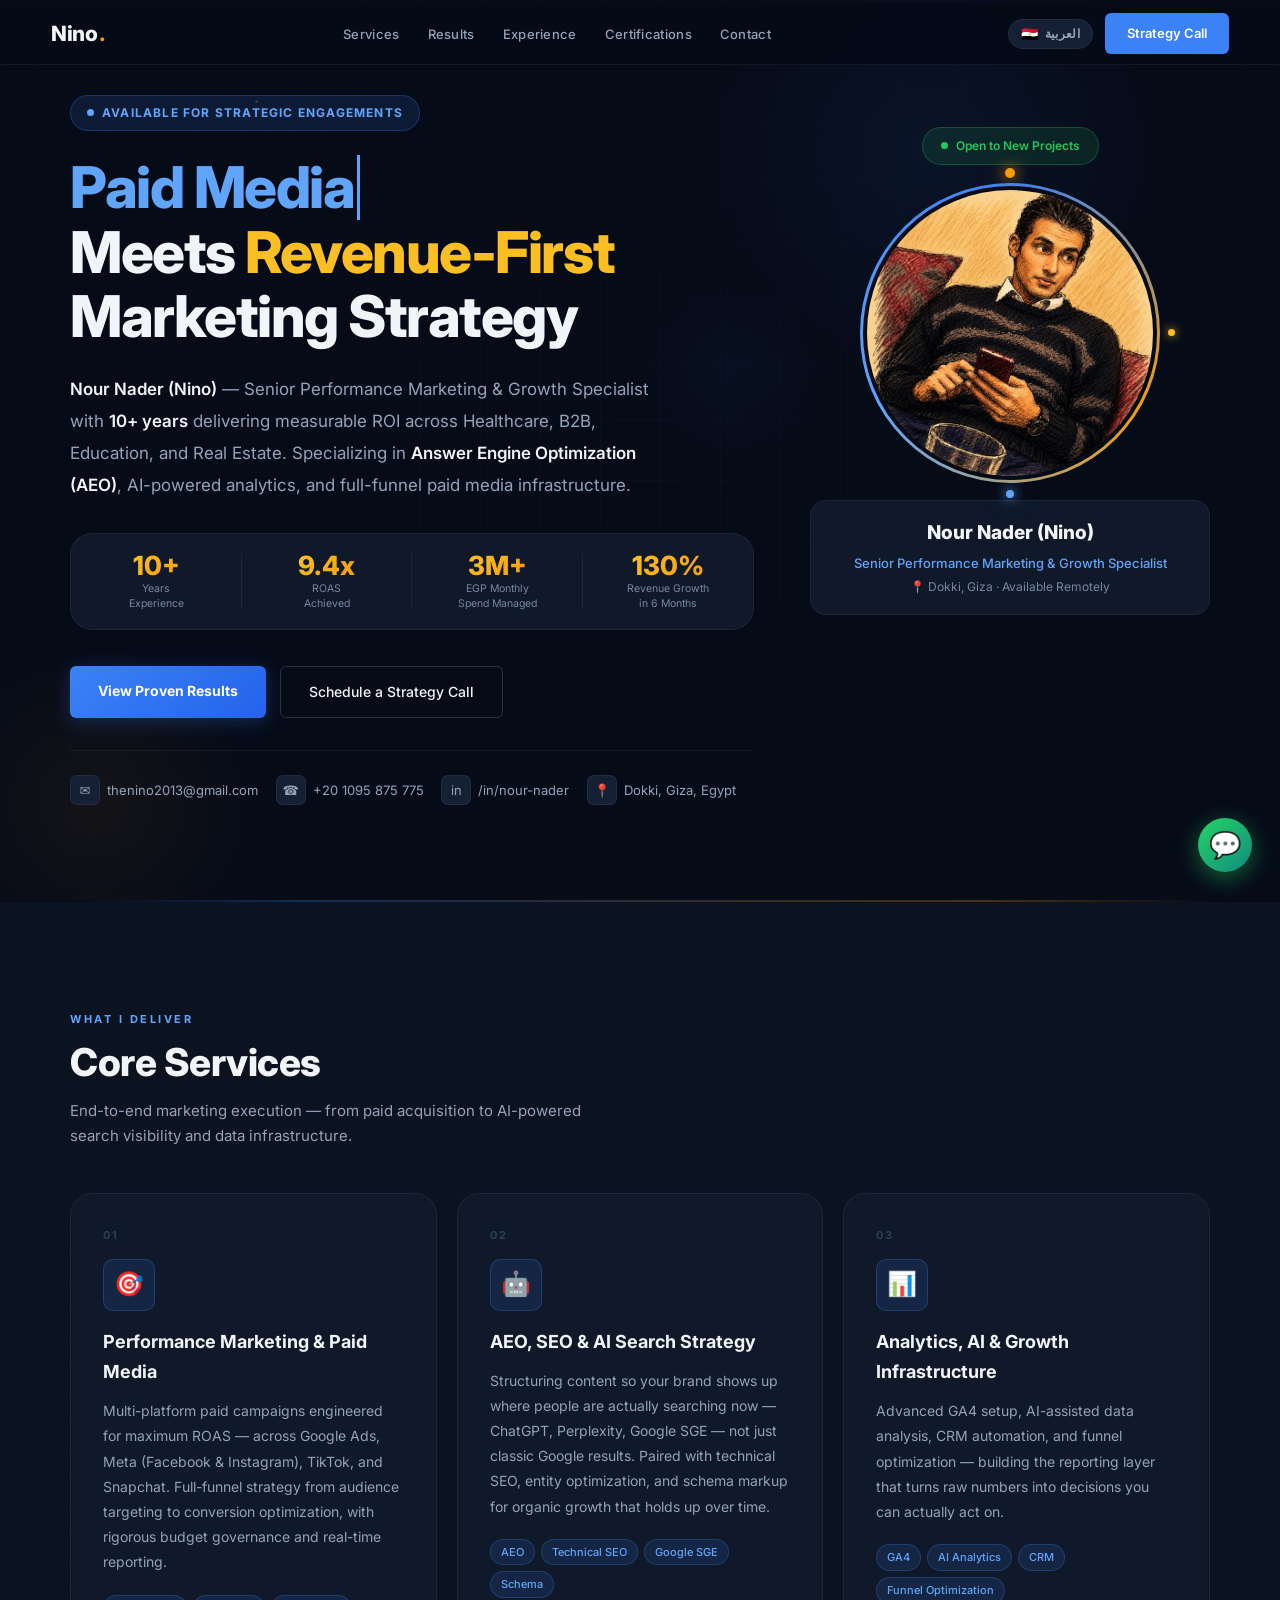
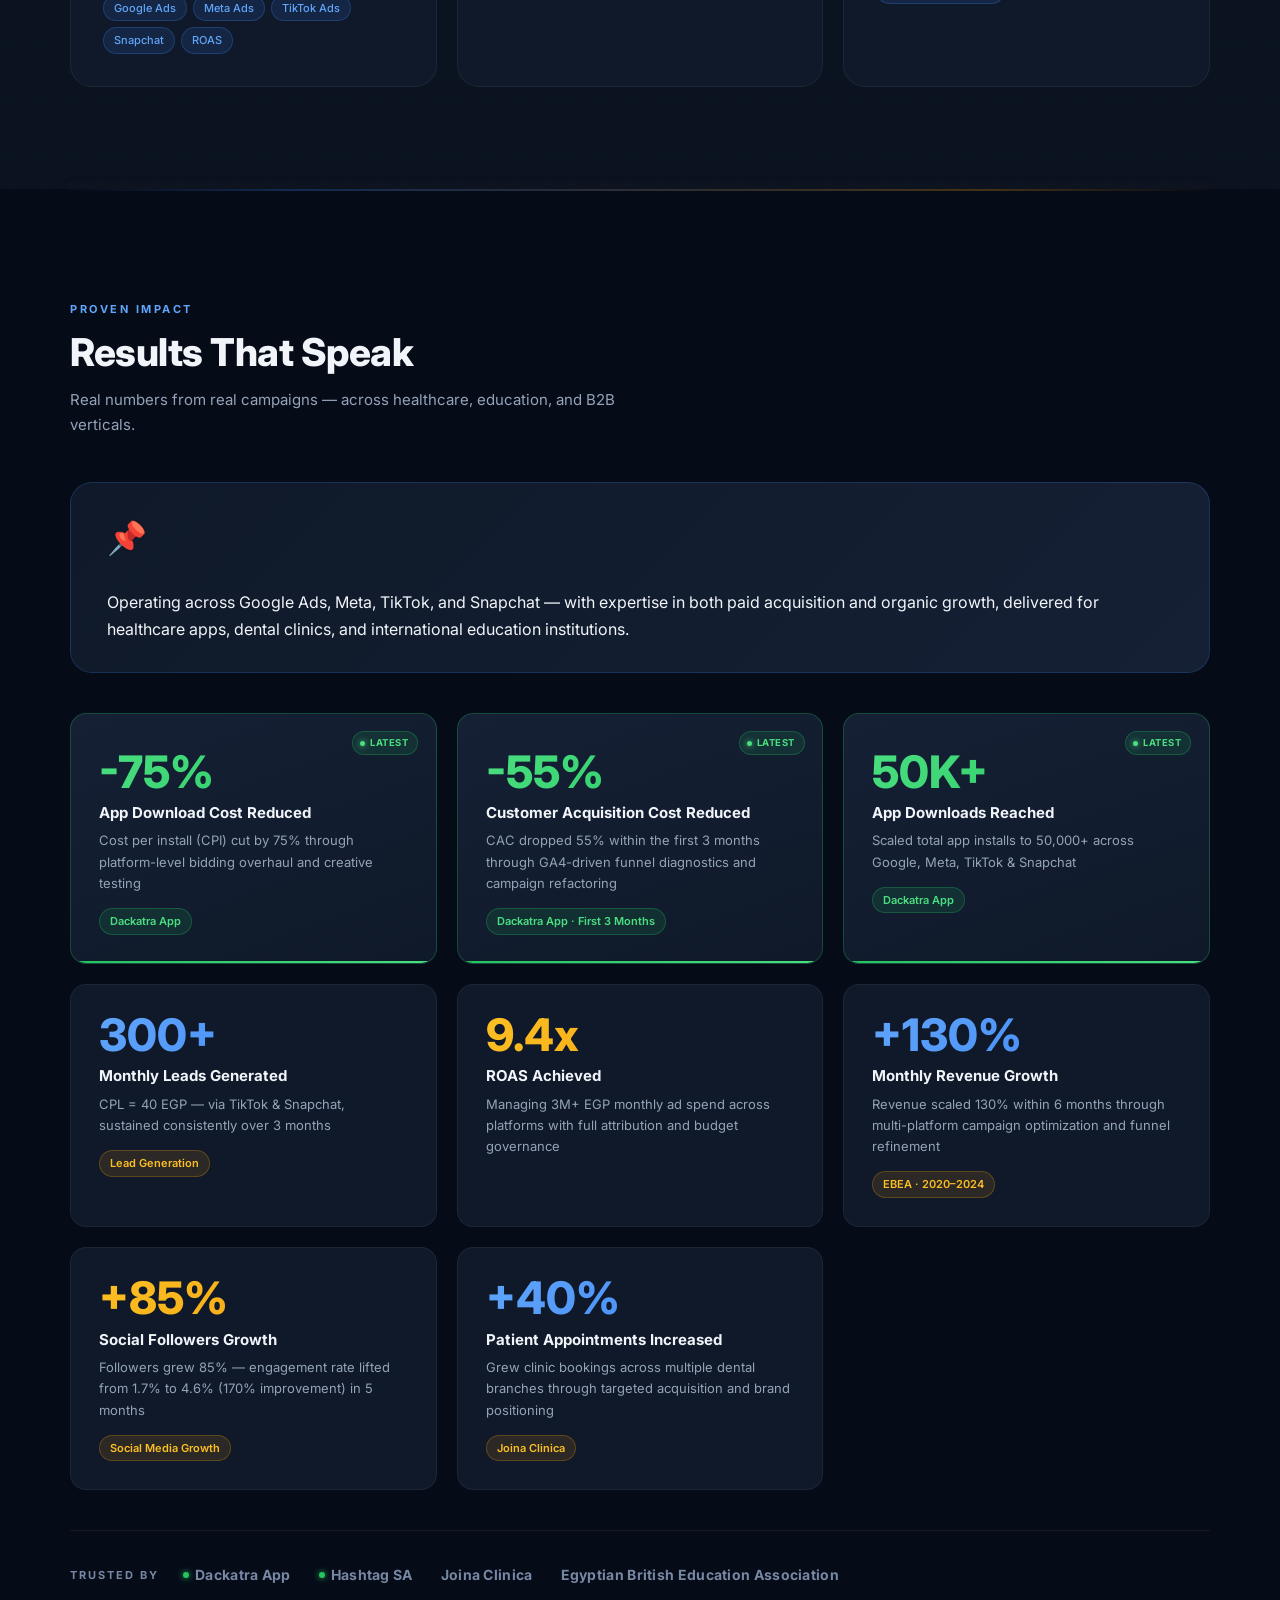
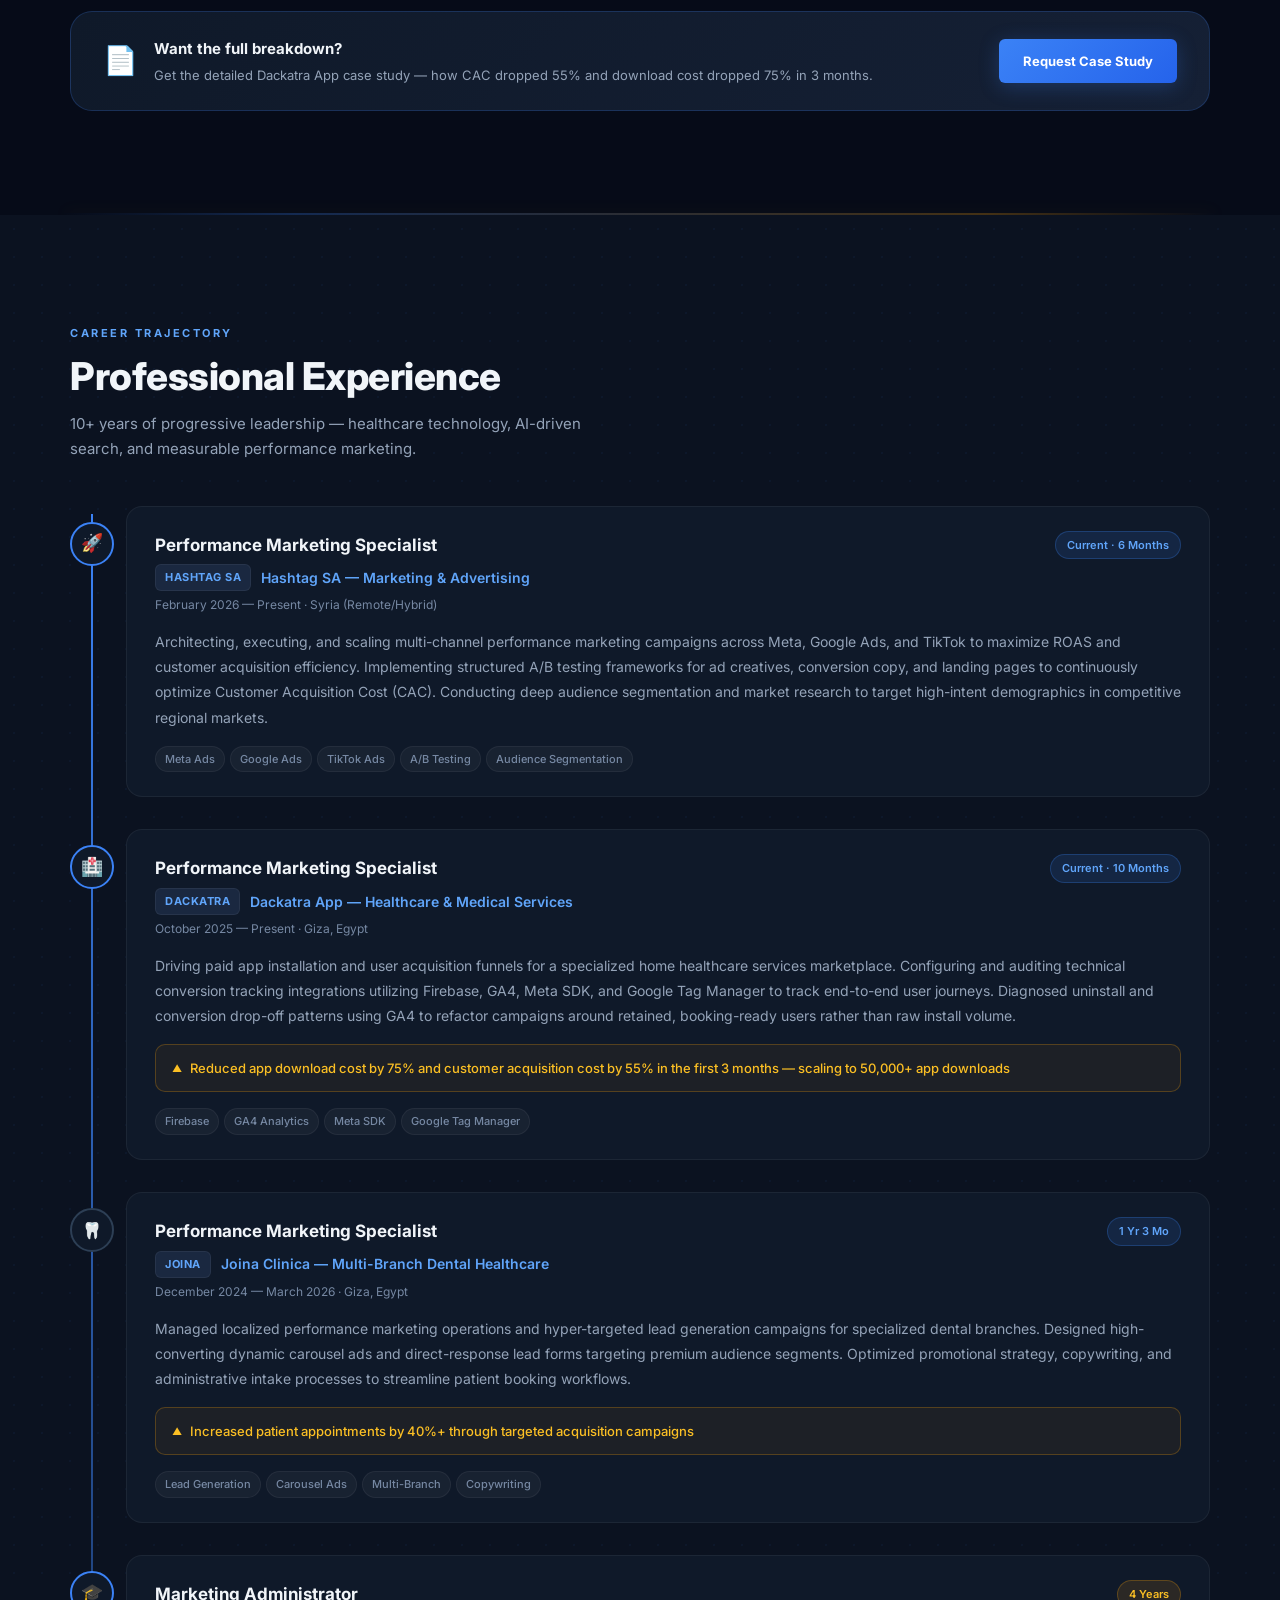
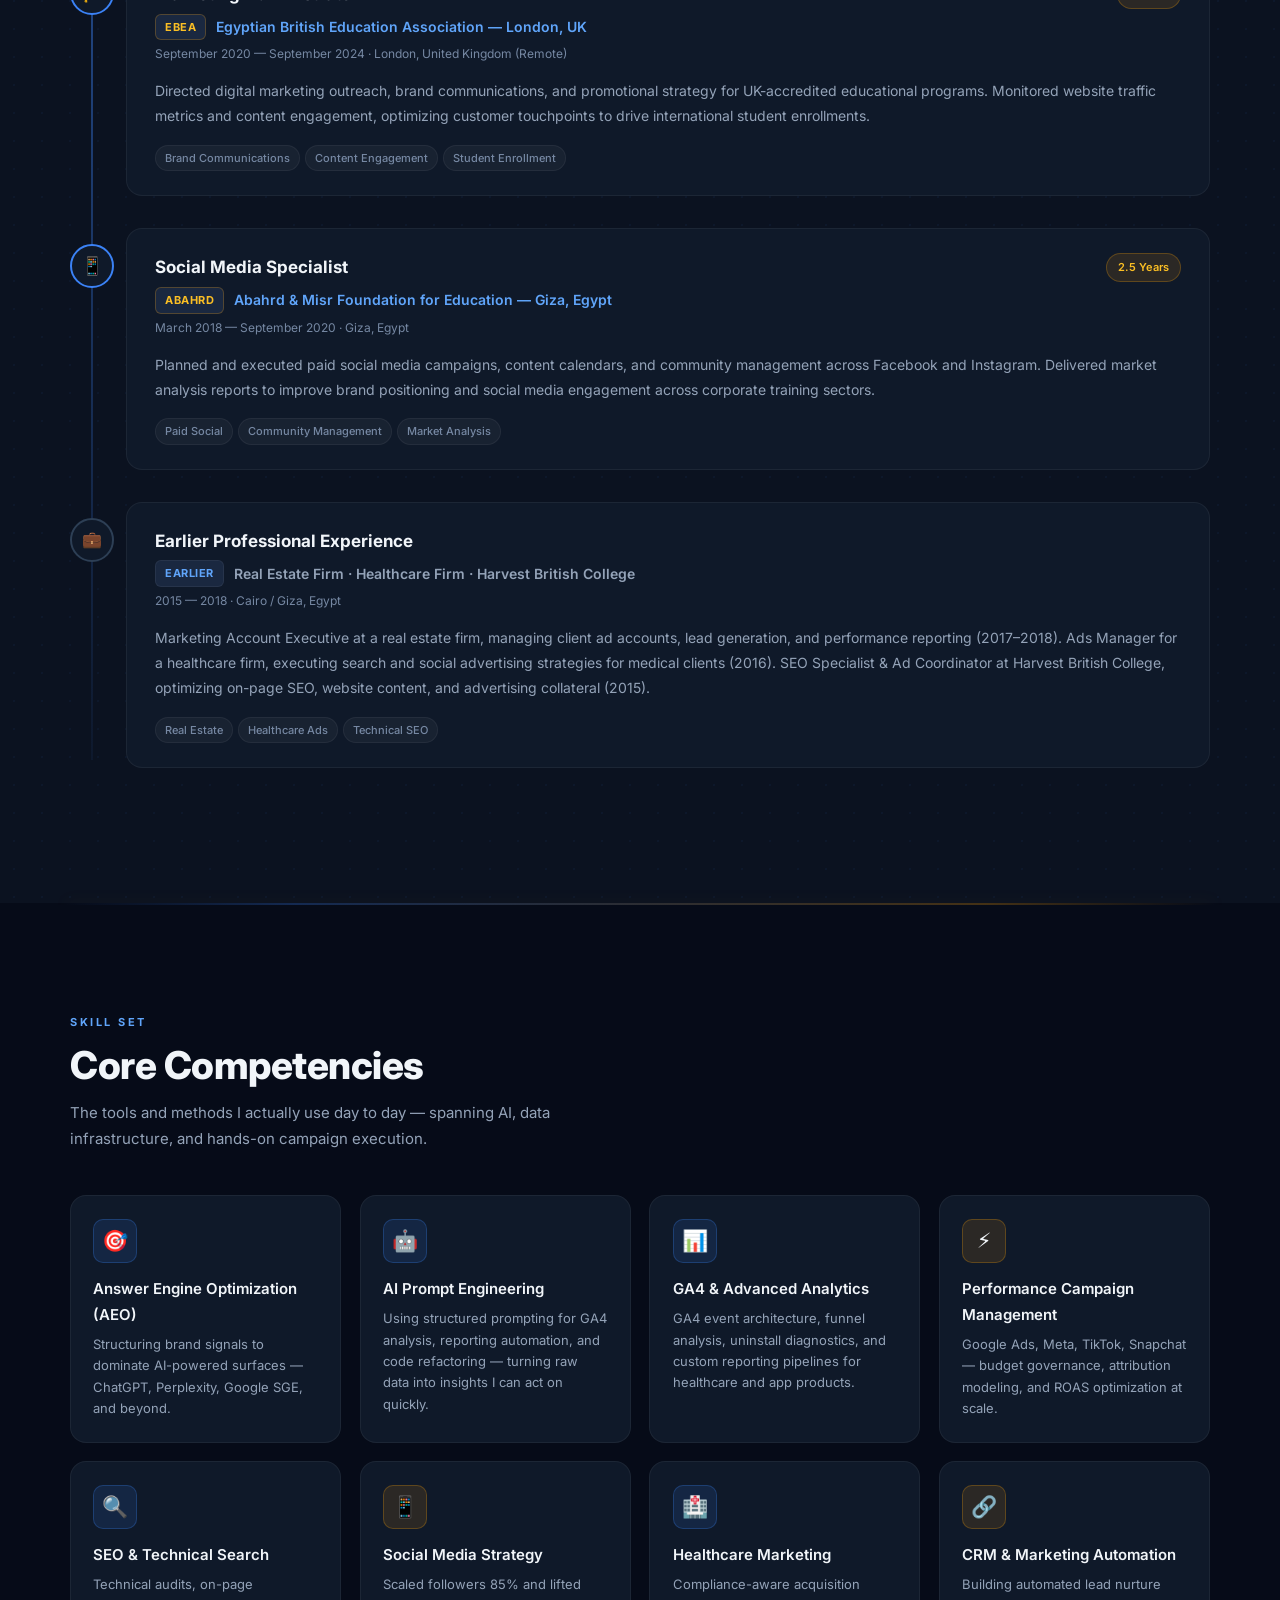
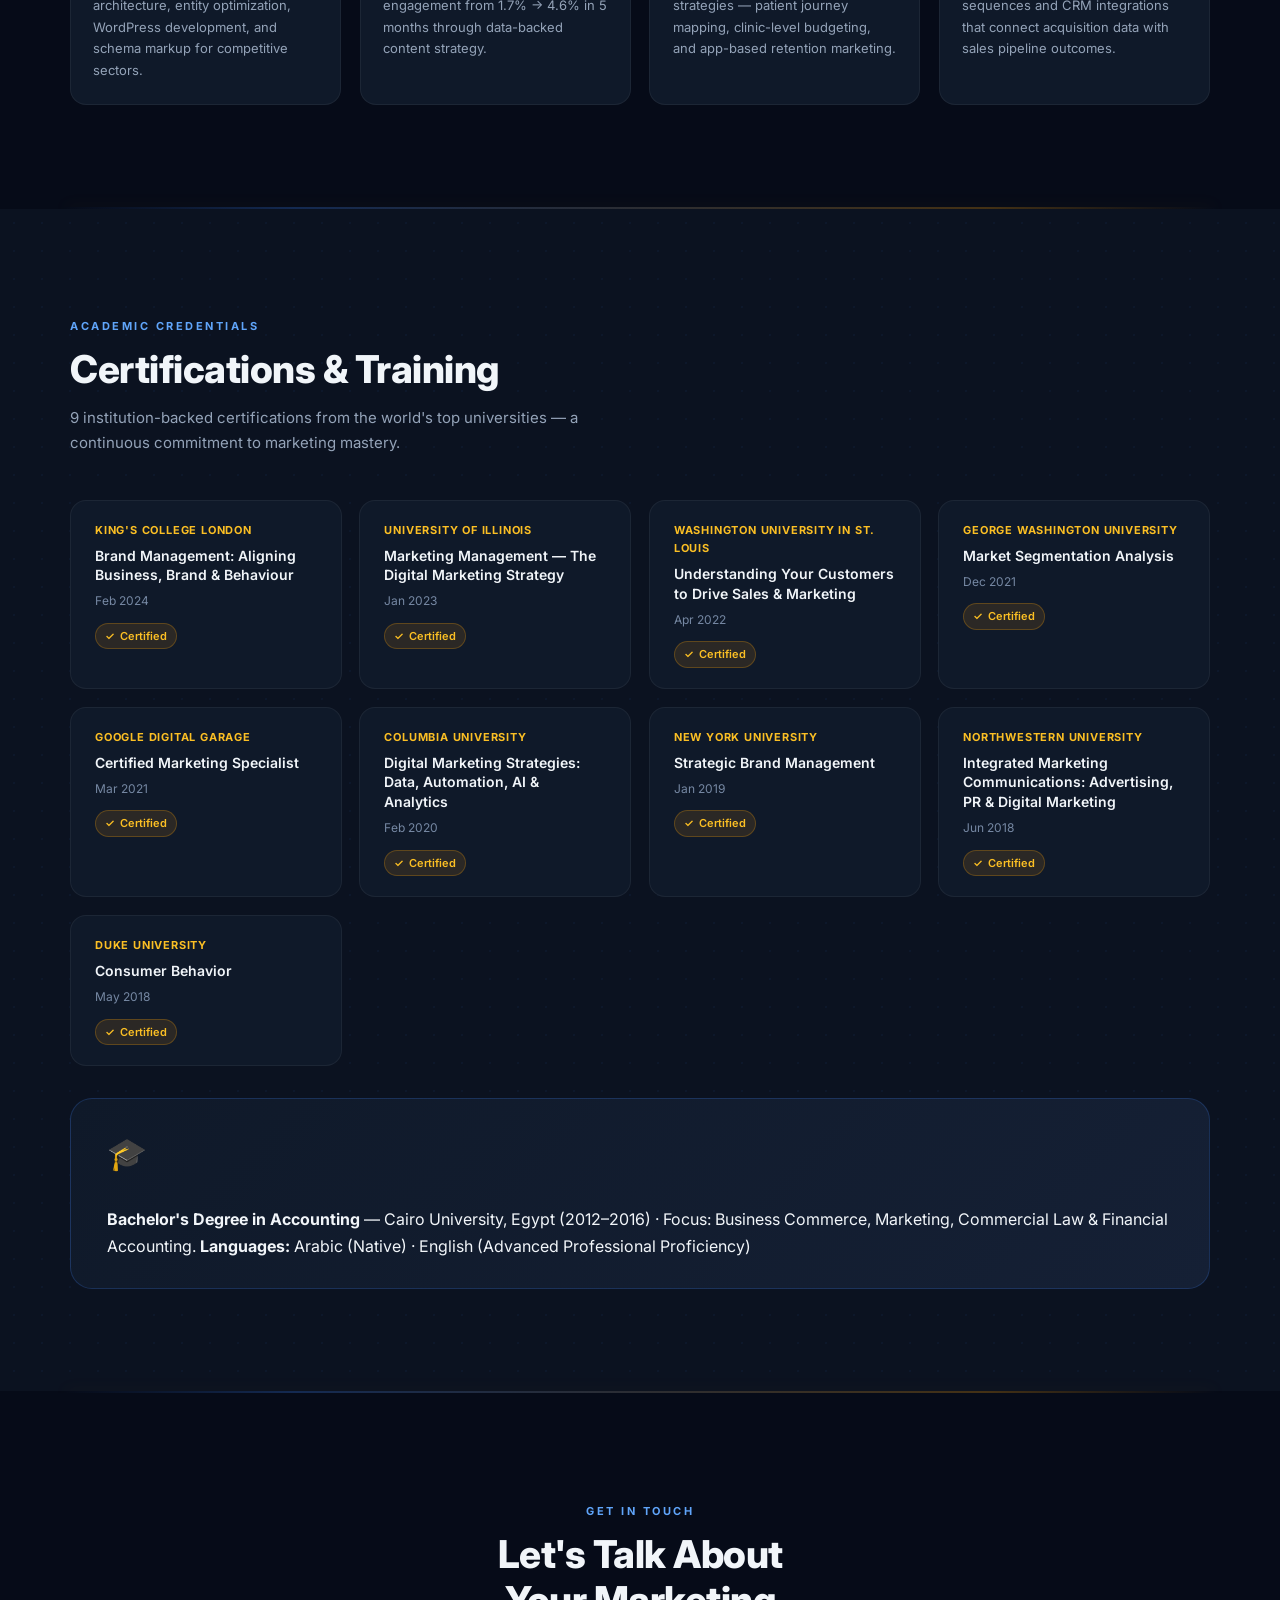
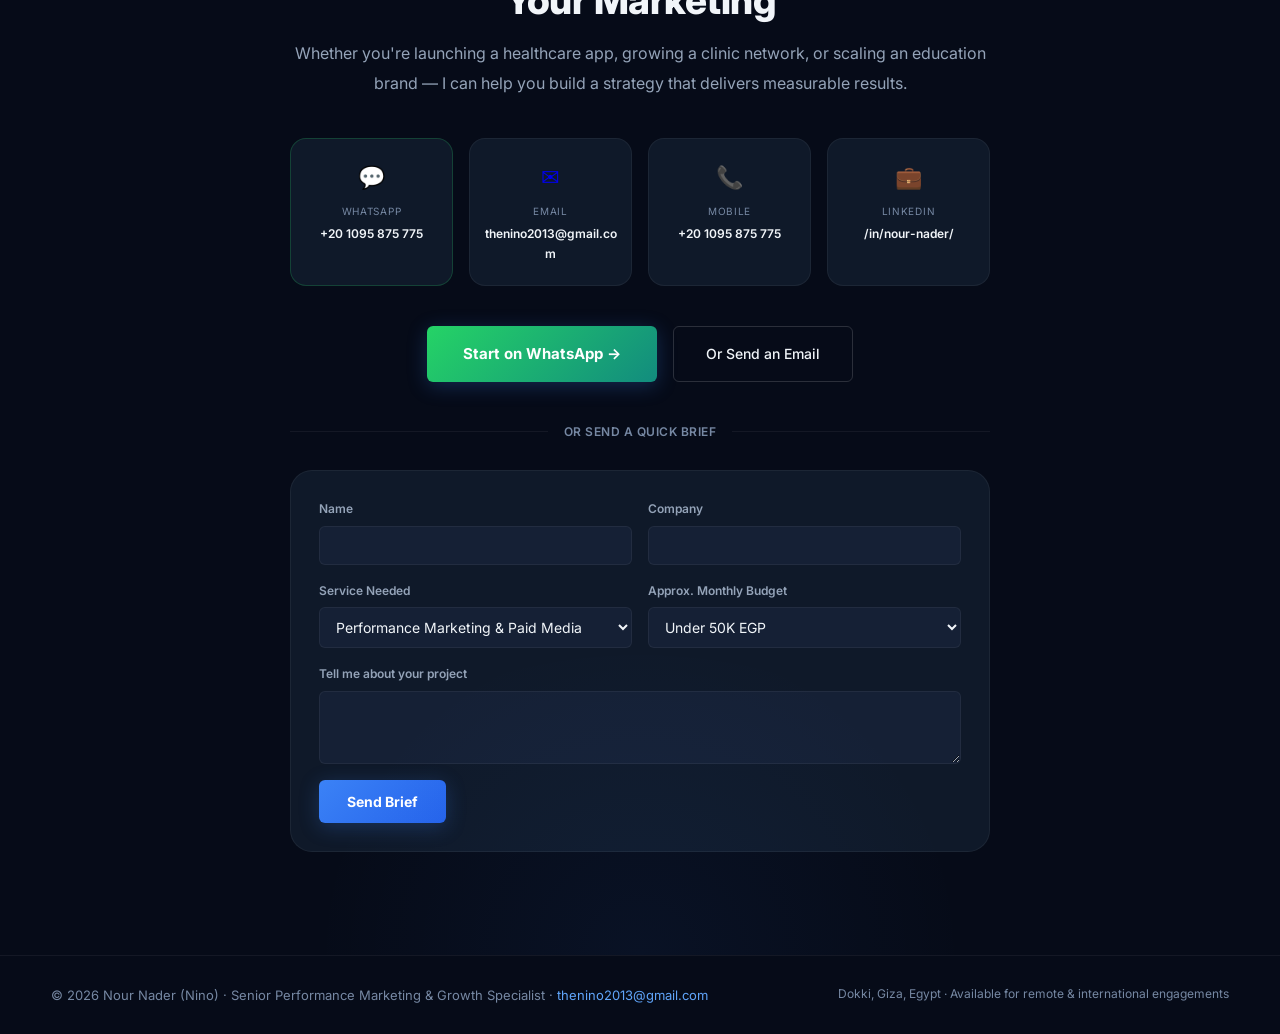
<file: index_3.html>
<!DOCTYPE html>
<html lang="en" dir="ltr">
<head>
<meta charset="UTF-8"/>
<meta name="viewport" content="width=device-width,initial-scale=1.0"/>
<title>Nour Nader (Nino) — Performance Marketing Specialist | AEO & Paid Media Expert</title>

<!-- SEO META -->
<meta name="description" content="Nour Nader (Nino) — Performance Marketing Specialist with 10+ years delivering measurable ROI across Healthcare, Education, B2B & Real Estate. Expert in AEO, Google Ads, Meta, GA4 & AI Analytics. Based in Giza, Egypt."/>
<meta name="keywords" content="performance marketing, AEO, answer engine optimization, Google Ads, Meta Ads, TikTok Ads, SEO, GA4, digital marketing Egypt, Nour Nader, Nino"/>
<meta name="author" content="Nour Nader (Nino)"/>
<meta name="robots" content="index, follow"/>
<link rel="canonical" href="https://niijhj.github.io/nino-marketing/"/>

<!-- OPEN GRAPH -->
<meta property="og:type" content="profile"/>
<meta property="og:title" content="Nour Nader (Nino) — Performance Marketing Specialist"/>
<meta property="og:description" content="10+ years delivering measurable ROI across Healthcare, Education, B2B & Real Estate. Expert in AEO, Google Ads, Meta, GA4 & AI Analytics. Available remotely."/>
<meta property="og:image" content="https://niijhj.github.io/nino-marketing/nino-photo.jpg"/>
<meta property="og:url" content="https://niijhj.github.io/nino-marketing/"/>
<meta property="og:locale" content="en_US"/>
<meta property="og:locale:alternate" content="ar_EG"/>
<meta property="og:site_name" content="Nour Nader Portfolio"/>

<!-- TWITTER CARD -->
<meta name="twitter:card" content="summary_large_image"/>
<meta name="twitter:title" content="Nour Nader (Nino) — Performance Marketing Specialist"/>
<meta name="twitter:description" content="10+ years of measurable results. Expert in AEO, Google Ads, Meta, GA4 & AI Analytics. Available remotely."/>
<meta name="twitter:image" content="https://niijhj.github.io/nino-marketing/nino-photo.jpg"/>
<meta property="og:image:width" content="800"/>
<meta property="og:image:height" content="800"/>
<meta property="og:image:alt" content="Nour Nader (Nino) — Performance Marketing Specialist"/>

<!-- HREFLANG -->
<link rel="alternate" hreflang="en" href="https://niijhj.github.io/nino-marketing/"/>
<link rel="alternate" hreflang="ar" href="https://niijhj.github.io/nino-marketing/?lang=ar"/>
<link rel="alternate" hreflang="x-default" href="https://niijhj.github.io/nino-marketing/"/>

<!-- FAVICON -->
<link rel="icon" href="data:image/svg+xml,<svg xmlns='http://www.w3.org/2000/svg' viewBox='0 0 100 100'><text y='.9em' font-size='90'>🎯</text></svg>"/>

<!-- FONTS — only needed weights -->
<link rel="preconnect" href="https://fonts.googleapis.com"/>
<link href="https://fonts.googleapis.com/css2?family=Inter:wght@400;500;600;700;800&family=Cairo:wght@400;500;600;700;800&display=swap" rel="stylesheet"/>

<!-- JSON-LD SCHEMA -->
<script type="application/ld+json">
{
  "@context": "https://schema.org",
  "@graph": [
    {
      "@type": "Person",
      "@id": "https://niijhj.github.io/nino-marketing/#person",
      "name": "Nour Nader",
      "alternateName": "Nino",
      "jobTitle": "Senior Performance Marketing & Growth Specialist",
      "description": "Performance Marketing Specialist with 10+ years delivering measurable ROI across Healthcare, B2B, Education, and Real Estate. Expert in Answer Engine Optimization (AEO), AI-powered analytics, and full-funnel paid media.",
      "url": "https://niijhj.github.io/nino-marketing/",
      "image": "https://niijhj.github.io/nino-marketing/nino-photo.jpg",
      "email": "thenino2013@gmail.com",
      "telephone": "+201095875775",
      "address": {
        "@type": "PostalAddress",
        "addressLocality": "Dokki",
        "addressRegion": "Giza",
        "addressCountry": "EG"
      },
      "sameAs": ["https://www.linkedin.com/in/nour-nader/"],
      "knowsAbout": ["Performance Marketing","Answer Engine Optimization (AEO)","Google Ads","Meta Advertising","TikTok Advertising","GA4 Analytics","AI Prompt Engineering","SEO","CRM Automation","Healthcare Marketing","Digital Marketing Strategy"],
      "worksFor": [
        {"@type": "Organization","name": "Hashtag SA"},
        {"@type": "Organization","name": "Dackatra App"}
      ],
      "alumniOf": {"@type": "CollegeOrUniversity","name": "Cairo University"}
    },
    {
      "@type": "ProfilePage",
      "url": "https://niijhj.github.io/nino-marketing/",
      "name": "Nour Nader (Nino) — Portfolio",
      "about": {"@id": "https://niijhj.github.io/nino-marketing/#person"},
      "inLanguage": ["en","ar"]
    },
    {
      "@type": "FAQPage",
      "mainEntity": [
        {"@type": "Question","name": "What is AEO and how does it differ from traditional SEO?","acceptedAnswer": {"@type": "Answer","text": "Answer Engine Optimization (AEO) structures your brand's content and signals to appear directly in AI-powered search surfaces like ChatGPT, Perplexity, and Google SGE — beyond traditional blue-link results. While SEO targets search engine rankings, AEO targets the AI layer that now sits above them."}},
        {"@type": "Question","name": "What industries do you work with?","acceptedAnswer": {"@type": "Answer","text": "Healthcare (apps & dental clinics), international education, B2B, and real estate — across Egypt, MENA, and European markets."}},
        {"@type": "Question","name": "Are you available for remote and international projects?","acceptedAnswer": {"@type": "Answer","text": "Yes. Based in Giza, Egypt and available for fully remote engagements with clients worldwide."}}
      ]
    }
  ]
}
</script>
<style>
*,*::before,*::after{box-sizing:border-box;margin:0;padding:0}
:root{
  --navy:#060b18;--navy-2:#0b1220;--navy-3:#0f1929;--navy-4:#152035;--navy-5:#1a2840;
  --blue:#3b82f6;--blue-b:#60a5fa;--blue-g:rgba(59,130,246,.13);--blue-l:rgba(59,130,246,.26);
  --gold:#f59e0b;--gold-b:#fbbf24;--gold-g:rgba(245,158,11,.12);--gold-l:rgba(245,158,11,.26);
  --green:#22c55e;--green-g:rgba(34,197,94,.12);--green-l:rgba(34,197,94,.28);
  --t1:#f1f5f9;--t2:#94a3b8;--t3:#7688a3;--t4:#2d3f55;
  --border:rgba(255,255,255,.055);--border-b:rgba(59,130,246,.22);--border-g:rgba(245,158,11,.22);
  --r-sm:6px;--r-md:10px;--r-lg:16px;--r-xl:22px;--r-2xl:28px;
  --shadow-b:0 0 40px rgba(59,130,246,.12);--shadow-g:0 0 40px rgba(245,158,11,.1);
}
html{scroll-behavior:smooth}
html[lang="ar"]{font-family:'Cairo',system-ui,sans-serif}
html[lang="en"]{font-family:'Inter',system-ui,sans-serif}
body{background:var(--navy);color:var(--t1);line-height:1.7;-webkit-font-smoothing:antialiased;overflow-x:hidden}

/* SKIP LINK */
.skip-link{position:absolute;top:-100px;left:1rem;background:var(--blue);color:#fff;padding:8px 16px;border-radius:var(--r-sm);font-size:14px;font-weight:600;z-index:9999;transition:top .2s}
.skip-link:focus{top:1rem}

/* FOCUS VISIBLE */
:focus-visible{outline:2px solid var(--blue-b);outline-offset:3px;border-radius:4px}

/* LANG TRANSITION */
.lang-fade{animation:lf .35s ease}
@keyframes lf{from{opacity:0;transform:translateY(6px)}to{opacity:1;transform:translateY(0)}}

/* PROGRESS BAR */
#pb{position:fixed;top:0;left:0;height:3px;width:0%;z-index:300;background:linear-gradient(90deg,var(--blue),var(--gold),var(--blue));background-size:200%;animation:pb-shift 3s linear infinite;transition:width .1s}
@keyframes pb-shift{0%{background-position:0%}100%{background-position:200%}}

/* NAV */
nav{position:fixed;top:3px;left:0;right:0;z-index:200;display:flex;align-items:center;justify-content:space-between;padding:0 clamp(1.25rem,4vw,3.5rem);height:62px;background:rgba(6,11,24,.9);backdrop-filter:blur(24px);border-bottom:1px solid var(--border)}
.nav-logo{font-size:21px;font-weight:800;letter-spacing:-.5px;color:var(--t1);text-decoration:none;display:flex;align-items:center;gap:2px}
.nav-logo span{color:var(--gold)}
.nav-links{display:flex;gap:1.75rem;list-style:none}
.nav-links a{color:var(--t2);text-decoration:none;font-size:13px;font-weight:500;letter-spacing:.3px;transition:color .2s;position:relative}
.nav-links a::after{content:'';position:absolute;bottom:-3px;left:0;right:0;height:2px;background:var(--blue);border-radius:2px;transform:scaleX(0);transition:transform .25s}
.nav-links a:hover,.nav-links a.active{color:var(--blue-b)}
.nav-links a:hover::after,.nav-links a.active::after{transform:scaleX(1)}
.nav-right{display:flex;align-items:center;gap:.75rem}

/* Language Toggle */
.lang-btn{display:flex;align-items:center;gap:6px;background:var(--navy-4);border:1px solid var(--border);color:var(--t2);font-size:12px;font-weight:600;padding:6px 12px;border-radius:100px;cursor:pointer;transition:all .2s;letter-spacing:.3px}
.lang-btn:hover{border-color:var(--blue-l);color:var(--blue-b);background:var(--blue-g)}
.lang-btn .flag{font-size:14px}

.nav-cta{background:var(--blue);color:#fff;border:none;padding:9px 22px;border-radius:var(--r-sm);font-size:13px;font-weight:600;cursor:pointer;text-decoration:none;transition:all .2s;white-space:nowrap}
.nav-cta:hover{background:#2563eb;transform:translateY(-1px);box-shadow:0 8px 24px rgba(59,130,246,.3)}

/* HAMBURGER */
.hamburger{display:none;flex-direction:column;justify-content:center;gap:5px;background:none;border:1px solid var(--border);border-radius:var(--r-sm);width:38px;height:38px;cursor:pointer;padding:7px;transition:all .2s;align-items:center}
.hamburger span{display:block;width:18px;height:2px;background:var(--t2);border-radius:2px;transition:all .3s}
.hamburger.open span:nth-child(1){transform:translateY(7px) rotate(45deg)}
.hamburger.open span:nth-child(2){opacity:0;transform:scaleX(0)}
.hamburger.open span:nth-child(3){transform:translateY(-7px) rotate(-45deg)}

/* MOBILE NAV OVERLAY */
.mob-nav{display:flex;flex-direction:column;align-items:center;justify-content:center;gap:2rem;
  position:fixed;top:65px;left:0;right:0;bottom:0;
  background:rgba(6,11,24,.97);backdrop-filter:blur(20px);z-index:190;
  opacity:0;visibility:hidden;pointer-events:none;
  transition:opacity .3s ease,visibility .3s ease}
.mob-nav.open{opacity:1;visibility:visible;pointer-events:all}
.mob-nav a{color:var(--t1);text-decoration:none;font-size:20px;font-weight:700;padding:8px 0;border-bottom:1px solid var(--border);width:200px;text-align:center;transition:color .2s}
.mob-nav a:hover{color:var(--blue-b)}
.mob-nav .mob-wa{background:linear-gradient(135deg,#25d366,#128c7e);color:#fff;border:none;border-radius:var(--r-sm);padding:14px 36px;font-size:16px;font-weight:700;margin-top:.5rem;text-align:center}

/* PARTICLES CANVAS */
#particles{position:absolute;inset:0;z-index:0;pointer-events:none}

/* HERO */
#hero{min-height:100vh;display:flex;align-items:center;padding:80px clamp(1.25rem,4vw,3.5rem) 5rem;position:relative;overflow:hidden}
.hero-grid{max-width:1140px;margin:0 auto;width:100%;display:grid;grid-template-columns:1fr 400px;gap:3.5rem;align-items:start;position:relative;z-index:1}

.shape{position:absolute;border-radius:50%;pointer-events:none;z-index:0}
.shape-1{width:500px;height:500px;top:-100px;right:100px;background:radial-gradient(circle,rgba(59,130,246,.07),transparent 65%)}
.shape-2{width:350px;height:350px;bottom:-80px;left:-80px;background:radial-gradient(circle,rgba(245,158,11,.06),transparent 65%)}
.shape-3{width:200px;height:200px;top:30%;right:35%;background:radial-gradient(circle,rgba(59,130,246,.04),transparent 65%)}

.grid-bg{position:absolute;inset:0;background-image:linear-gradient(rgba(59,130,246,.04) 1px,transparent 1px),linear-gradient(90deg,rgba(59,130,246,.04) 1px,transparent 1px);background-size:60px 60px;z-index:0;pointer-events:none;mask-image:radial-gradient(ellipse 80% 80% at 50% 50%,black,transparent)}

.eyebrow{display:inline-flex;align-items:center;gap:8px;background:var(--blue-g);border:1px solid var(--blue-l);color:var(--blue-b);font-size:12px;font-weight:700;letter-spacing:1.2px;text-transform:uppercase;padding:7px 16px;border-radius:100px;margin-bottom:1.5rem}
.eyebrow-dot{width:7px;height:7px;border-radius:50%;background:var(--blue-b);animation:blink 2s ease-in-out infinite}
@keyframes blink{0%,100%{opacity:1;transform:scale(1)}50%{opacity:.25;transform:scale(.6)}}
html[lang="ar"] .eyebrow{letter-spacing:0;font-size:13px;text-transform:none}

/* FLOATING WHATSAPP */
.wa-float{position:fixed;bottom:28px;right:28px;z-index:500;width:54px;height:54px;border-radius:50%;background:linear-gradient(135deg,#25d366,#128c7e);display:flex;align-items:center;justify-content:center;text-decoration:none;font-size:26px;box-shadow:0 6px 24px rgba(37,211,102,.45);animation:wa-pulse 2.5s ease-in-out infinite;transition:transform .2s}
.wa-float:hover{transform:scale(1.1)}
html[dir="rtl"] .wa-float{right:auto;left:28px}
@keyframes wa-pulse{0%,100%{box-shadow:0 6px 24px rgba(37,211,102,.45),0 0 0 0 rgba(37,211,102,.4)}50%{box-shadow:0 6px 32px rgba(37,211,102,.6),0 0 0 12px rgba(37,211,102,0)}}

h1{font-size:clamp(2.4rem,4.5vw,3.8rem);font-weight:800;line-height:1.12;letter-spacing:-1.5px;margin-bottom:1.5rem}
html[lang="ar"] h1{letter-spacing:0;line-height:1.35;font-size:clamp(2rem,4vw,3.2rem)}
.gold-text{color:var(--gold-b)}
.blue-text{color:var(--blue-b)}

/* typewriter */
.tw-line{display:block;line-height:1.12}
.tw-wrap{display:inline-block;color:var(--blue-b);border-right:3px solid var(--blue-b);padding-right:3px;animation:cb .7s step-end infinite;vertical-align:bottom}
@keyframes cb{0%,100%{border-color:var(--blue-b)}50%{border-color:transparent}}

.hero-sub{font-size:clamp(.95rem,1.8vw,1.06rem);color:var(--t2);max-width:580px;line-height:1.9;margin-bottom:2rem}
.hero-sub strong{color:var(--t1);font-weight:600}

/* stat bar */
.hero-stats{display:flex;gap:0;margin-bottom:2.25rem;background:var(--navy-3);border:1px solid var(--border);border-radius:var(--r-xl);overflow:hidden}
.h-stat{display:flex;flex-direction:column;align-items:center;flex:1;padding:1.1rem .5rem;position:relative}
.h-stat:not(:last-child)::after{content:'';position:absolute;right:0;top:20%;bottom:20%;width:1px;background:var(--border)}
html[lang="ar"] .h-stat:not(:last-child)::after{right:auto;left:0}
.h-sv{font-size:1.65rem;font-weight:800;line-height:1;background:linear-gradient(135deg,var(--gold-b),var(--gold));-webkit-background-clip:text;-webkit-text-fill-color:transparent;background-clip:text;transition:all .3s}
.h-sl{font-size:10.5px;color:var(--t3);margin-top:4px;text-align:center;line-height:1.4}

.hero-ctas{display:flex;gap:.85rem;flex-wrap:wrap;margin-bottom:2rem}
.btn-blue{background:linear-gradient(135deg,var(--blue),#2563eb);color:#fff;padding:13px 28px;border-radius:var(--r-sm);font-size:14px;font-weight:700;text-decoration:none;transition:all .25s;display:inline-block;box-shadow:0 4px 20px rgba(59,130,246,.25)}
.btn-blue:hover{transform:translateY(-2px);box-shadow:0 8px 32px rgba(59,130,246,.4)}
.btn-ghost{background:transparent;color:var(--t1);padding:13px 28px;border-radius:var(--r-sm);border:1px solid rgba(255,255,255,.15);font-size:14px;font-weight:500;text-decoration:none;transition:all .25s;display:inline-block}
.btn-ghost:hover{border-color:var(--blue);background:var(--blue-g);transform:translateY(-2px)}

.contact-row{display:flex;gap:1.1rem;flex-wrap:wrap;padding-top:1.5rem;border-top:1px solid var(--border)}
.chip{display:flex;align-items:center;gap:7px;color:var(--t2);font-size:13px;text-decoration:none;transition:color .2s}
.chip:hover{color:var(--blue-b)}
.chip-ic{width:30px;height:30px;border-radius:7px;background:var(--navy-4);border:1px solid var(--border);display:flex;align-items:center;justify-content:center;font-size:13px;transition:all .2s}
.chip:hover .chip-ic{border-color:var(--blue-l);background:var(--blue-g)}

/* HERO RIGHT */
.hero-right{display:flex;flex-direction:column;align-items:center;gap:1.1rem;padding-top:2rem}
.avail-badge{display:inline-flex;align-items:center;gap:8px;background:var(--green-g);border:1px solid var(--green-l);color:var(--green);font-size:12px;font-weight:600;padding:8px 18px;border-radius:100px;animation:float 3s ease-in-out infinite}
@keyframes float{0%,100%{transform:translateY(0)}50%{transform:translateY(-5px)}}
.avail-dot{width:7px;height:7px;border-radius:50%;background:var(--green);animation:blink 1.5s ease-in-out infinite}

/* Photo */
.photo-outer{position:relative;width:300px;height:300px}
.photo-ring{width:300px;height:300px;border-radius:50%;padding:3px;background:conic-gradient(var(--blue) 0deg,var(--gold) 120deg,var(--blue-b) 240deg,var(--blue) 360deg);flex-shrink:0;animation:glow-pulse 3.5s ease-in-out infinite}
@keyframes glow-pulse{0%,100%{box-shadow:0 0 28px rgba(59,130,246,.45),0 0 55px rgba(245,158,11,.2),0 0 90px rgba(59,130,246,.1)}50%{box-shadow:0 0 45px rgba(59,130,246,.65),0 0 80px rgba(245,158,11,.35),0 0 120px rgba(59,130,246,.18)}}
.photo-inner{width:100%;height:100%;border-radius:50%;overflow:hidden;background:var(--navy-3);border:4px solid var(--navy)}
.photo-inner img{width:100%;height:100%;object-fit:cover;object-position:center top;display:block;transition:transform .4s}
.photo-inner:hover img{transform:scale(1.05)}
.orbit{position:absolute;top:50%;left:50%;width:320px;height:320px;margin:-160px 0 0 -160px;pointer-events:none;border-radius:50%}
.orbit-dot{position:absolute;top:-5px;left:50%;width:10px;height:10px;margin-left:-5px;border-radius:50%;background:var(--gold);box-shadow:0 0 14px var(--gold),0 0 28px rgba(245,158,11,.5);animation:sparkle 2.5s ease-in-out infinite}
.orbit-dot-2{position:absolute;bottom:-5px;right:50%;width:8px;height:8px;margin-right:-4px;border-radius:50%;background:var(--blue-b);box-shadow:0 0 12px var(--blue-b),0 0 24px rgba(96,165,250,.5);animation:sparkle 2.5s ease-in-out infinite .8s}
.orbit-dot-3{position:absolute;top:50%;right:-5px;width:7px;height:7px;margin-top:-3.5px;border-radius:50%;background:var(--gold-b);box-shadow:0 0 10px var(--gold-b);animation:sparkle 2.5s ease-in-out infinite 1.6s}
@keyframes sparkle{0%,100%{transform:scale(1);opacity:.8}50%{transform:scale(1.5);opacity:1}}

.id-card{background:var(--navy-3);border:1px solid var(--border);border-radius:var(--r-lg);padding:1rem 1.5rem;text-align:center;width:100%;transition:all .3s}
.id-card:hover{border-color:var(--border-b);box-shadow:var(--shadow-b)}
.id-name{font-size:19px;font-weight:800;margin-bottom:.15rem}
.id-title{font-size:13px;color:var(--blue-b);font-weight:500}
.id-loc{font-size:12px;color:var(--t3);margin-top:.2rem}

/* DIVIDER */
.sec-divider{height:2px;background:linear-gradient(90deg,transparent,var(--blue-l) 20%,var(--gold-l) 80%,transparent);margin:0 clamp(1.5rem,5vw,4rem);position:relative;box-shadow:0 0 16px rgba(245,158,11,.15)}
#services,#experience,#certifications{background-image:radial-gradient(rgba(59,130,246,.05) 1px,transparent 1px);background-size:28px 28px}

/* SECTION COMMON */
section{padding:clamp(4rem,8vw,6.5rem) clamp(1.25rem,4vw,3.5rem);position:relative}
.container{max-width:1140px;margin:0 auto}
.sec-tag{display:inline-block;color:var(--blue-b);font-size:11px;font-weight:700;letter-spacing:2.5px;text-transform:uppercase;margin-bottom:.65rem}
html[lang="ar"] .sec-tag{letter-spacing:0;font-size:12px;text-transform:none}
h2{font-size:clamp(1.8rem,3vw,2.5rem);font-weight:800;letter-spacing:-.5px;line-height:1.2;margin-bottom:.75rem}
html[lang="ar"] h2{letter-spacing:0;line-height:1.4}
.sec-sub{color:var(--t2);font-size:15px;max-width:560px}
.sec-hdr{margin-bottom:2.75rem}

/* SERVICES */
#services{background-color:var(--navy-2)}
.svc-grid{display:grid;grid-template-columns:repeat(auto-fit,minmax(300px,1fr));gap:1.25rem}
.svc-card{background:var(--navy-3);border:1px solid var(--border);border-radius:var(--r-xl);padding:2rem;position:relative;overflow:hidden;transition:all .3s;cursor:default}
.svc-card::before{content:'';position:absolute;top:0;left:0;right:0;height:3px;background:linear-gradient(90deg,var(--blue),var(--gold));transform:scaleX(0);transition:transform .35s;transform-origin:left}
.svc-card::after{content:'';position:absolute;inset:0;background:radial-gradient(ellipse 80% 60% at 50% 0%,rgba(59,130,246,.05),transparent);opacity:0;transition:opacity .3s}
.svc-card:hover{border-color:var(--border-b);transform:translateY(-5px);box-shadow:var(--shadow-b)}
.svc-card:hover::before{transform:scaleX(1)}
.svc-card:hover::after{opacity:1}
.svc-num{font-size:11px;font-weight:700;color:var(--t4);letter-spacing:2px;margin-bottom:.9rem}
.svc-icon-wrap{width:52px;height:52px;border-radius:var(--r-md);background:var(--blue-g);border:1px solid var(--blue-l);display:flex;align-items:center;justify-content:center;font-size:24px;margin-bottom:1rem;transition:transform .3s}
.svc-card:hover .svc-icon-wrap{transform:scale(1.1) rotate(-5deg)}
.svc-title{font-size:18px;font-weight:700;margin-bottom:.65rem}
.svc-desc{font-size:14px;color:var(--t2);line-height:1.8}
.svc-tags{display:flex;gap:6px;flex-wrap:wrap;margin-top:1.25rem}
.svc-tag{background:var(--blue-g);border:1px solid var(--blue-l);color:var(--blue-b);font-size:11px;font-weight:500;padding:3px 10px;border-radius:100px;transition:all .2s}
.svc-tag:hover{background:var(--blue);color:#fff}

/* RESULTS */
#results{background:var(--navy)}
.results-banner{background:linear-gradient(135deg,var(--navy-3),var(--navy-4));border:1px solid var(--border-b);border-radius:var(--r-xl);padding:1.75rem 2.25rem;margin-bottom:2.5rem;display:flex;align-items:center;gap:1.5rem;flex-wrap:wrap}
.results-banner-icon{font-size:32px;animation:float 3s ease-in-out infinite}
.results-grid{display:grid;grid-template-columns:repeat(auto-fit,minmax(280px,1fr));gap:1.25rem}
.res-card{background:var(--navy-3);border:1px solid var(--border);border-radius:var(--r-lg);padding:1.75rem;transition:all .3s;position:relative;overflow:hidden}
.res-card::before{content:'';position:absolute;bottom:0;left:0;right:0;height:2px;background:linear-gradient(90deg,var(--blue),var(--gold));transform:scaleX(0);transition:transform .35s}
.res-card:hover{border-color:var(--border-g);transform:translateY(-4px);box-shadow:var(--shadow-g)}
.res-card:hover::before{transform:scaleX(1)}
.res-card.featured{background:linear-gradient(160deg,var(--navy-4),var(--navy-3));border:1px solid var(--green-l);padding-top:2.25rem}
.res-card.featured::before{transform:scaleX(1);background:linear-gradient(90deg,var(--green),#4ade80)}
.res-badge-live{position:absolute;top:1.1rem;right:1.1rem;display:inline-flex;align-items:center;gap:5px;background:var(--green-g);border:1px solid var(--green-l);color:#4ade80;font-size:9.5px;font-weight:700;letter-spacing:.5px;text-transform:uppercase;padding:3px 9px 3px 7px;border-radius:100px}
html[lang="ar"] .res-badge-live{right:auto;left:1.1rem;text-transform:none;letter-spacing:0}
.res-badge-live-dot{width:5px;height:5px;border-radius:50%;background:#4ade80;box-shadow:0 0 6px #4ade80;flex-shrink:0}
.res-metric{font-size:2.8rem;font-weight:800;line-height:1;margin-bottom:.35rem;transition:all .3s}
.res-metric.blue{background:linear-gradient(135deg,var(--blue-b),var(--blue));-webkit-background-clip:text;-webkit-text-fill-color:transparent;background-clip:text}
.res-metric.gold{background:linear-gradient(135deg,var(--gold-b),var(--gold));-webkit-background-clip:text;-webkit-text-fill-color:transparent;background-clip:text}
.res-metric.green{background:linear-gradient(135deg,#4ade80,var(--green));-webkit-background-clip:text;-webkit-text-fill-color:transparent;background-clip:text}
.res-label{font-size:15px;font-weight:700;color:var(--t1);margin-bottom:.3rem}
.res-ctx{font-size:13px;color:var(--t2);line-height:1.65}
.res-co{display:inline-block;margin-top:.85rem;background:var(--gold-g);border:1px solid var(--gold-l);color:var(--gold-b);font-size:11px;font-weight:600;padding:3px 10px;border-radius:100px}
.res-card.featured .res-co{background:var(--green-g);border-color:var(--green-l);color:#4ade80}

/* TRUSTED BY */
.trusted-by{margin-top:2.5rem;padding-top:2rem;border-top:1px solid var(--border);display:flex;align-items:center;gap:1.5rem;flex-wrap:wrap}
.trusted-label{font-size:11px;font-weight:700;letter-spacing:2px;text-transform:uppercase;color:var(--t3);white-space:nowrap}
html[lang="ar"] .trusted-label{letter-spacing:0;text-transform:none;font-size:12px}
.trusted-logos{display:flex;align-items:center;gap:1.75rem;flex-wrap:wrap;flex:1}
.trusted-item{font-size:14px;font-weight:700;color:var(--t3);letter-spacing:.3px;transition:color .25s;display:inline-flex;align-items:center;gap:6px}
.trusted-item:hover{color:var(--blue-b)}
.trusted-dot{width:6px;height:6px;border-radius:50%;background:var(--green);box-shadow:0 0 6px var(--green);flex-shrink:0}

/* CASE STUDY CTA */
.case-cta{margin-top:1.5rem;background:linear-gradient(135deg,var(--navy-3),var(--navy-4));border:1px solid var(--border-b);border-radius:var(--r-xl);padding:1.5rem 2rem;display:flex;align-items:center;justify-content:space-between;gap:1.5rem;flex-wrap:wrap}
.case-cta-text{display:flex;align-items:center;gap:1rem;flex:1;min-width:240px}
.case-cta-icon{font-size:28px;flex-shrink:0}
.case-cta-title{font-size:15px;font-weight:700;margin-bottom:.2rem}
.case-cta-sub{font-size:13px;color:var(--t2);line-height:1.6}
.case-cta-btn{white-space:nowrap;font-size:13px;padding:11px 24px}

/* EXPERIENCE */
#experience{background-color:var(--navy-2)}
.timeline{position:relative;padding-left:56px}
html[lang="ar"] .timeline{padding-left:0;padding-right:56px}
.timeline::before{content:'';position:absolute;left:21px;top:8px;bottom:8px;width:1.5px;background:linear-gradient(to bottom,var(--blue),rgba(59,130,246,.06))}
html[lang="ar"] .timeline::before{left:auto;right:21px}
.tl-item{position:relative;margin-bottom:2rem}
.tl-dot{position:absolute;left:-56px;top:16px;width:44px;height:44px;border-radius:50%;background:var(--navy-3);border:2px solid var(--blue);z-index:1;display:flex;align-items:center;justify-content:center;font-size:18px;transition:all .3s}
html[lang="ar"] .tl-dot{left:auto;right:-56px}
.tl-item:hover .tl-dot{box-shadow:0 0 20px rgba(59,130,246,.4);transform:scale(1.1)}
.tl-item.dim .tl-dot{border-color:var(--t4)}
.tl-card{background:var(--navy-3);border:1px solid var(--border);border-radius:var(--r-lg);padding:1.5rem 1.75rem;transition:all .3s}
.tl-card:hover{border-color:var(--border-b);background:var(--navy-4);box-shadow:var(--shadow-b)}
.tl-top{display:flex;justify-content:space-between;align-items:flex-start;gap:1rem;flex-wrap:wrap;margin-bottom:.3rem}
.tl-title{font-size:17px;font-weight:700}
.tl-badge{background:var(--blue-g);border:1px solid var(--blue-l);color:var(--blue-b);font-size:11px;font-weight:600;padding:4px 11px;border-radius:100px;white-space:nowrap}
.tl-badge.gold-b{background:var(--gold-g);border-color:var(--gold-l);color:var(--gold-b)}
.tl-company{display:flex;align-items:center;gap:10px;margin-bottom:.25rem;flex-wrap:wrap}
.co-logo{display:inline-flex;align-items:center;justify-content:center;background:var(--navy-5);border:1px solid var(--border);border-radius:6px;padding:3px 9px;font-size:11px;font-weight:700;letter-spacing:.5px;color:var(--blue-b)}
.tl-co{font-size:14px;font-weight:600;color:var(--blue-b)}
.tl-meta{font-size:12px;color:var(--t3);margin-bottom:.85rem}
.tl-desc{font-size:14px;color:var(--t2);line-height:1.8}
.tl-result{margin-top:1rem;padding:.75rem 1rem;background:rgba(245,158,11,.06);border:1px solid var(--gold-l);border-radius:var(--r-md);font-size:13px;color:var(--gold-b);font-weight:500;display:flex;align-items:center;gap:8px}
.tl-result::before{content:'▲';font-size:10px}
.tl-tags{display:flex;gap:5px;flex-wrap:wrap;margin-top:1rem}
.tag{background:rgba(255,255,255,.04);border:1px solid var(--border);color:var(--t3);font-size:11px;font-weight:500;padding:3px 9px;border-radius:100px;transition:all .2s}
.tag:hover{border-color:var(--blue-l);color:var(--blue-b)}

/* SKILLS */
#skills{background:var(--navy)}
.sk-grid{display:grid;grid-template-columns:repeat(auto-fit,minmax(230px,1fr));gap:1.15rem}
.sk-card{background:var(--navy-3);border:1px solid var(--border);border-radius:var(--r-lg);padding:1.4rem;transition:all .3s;cursor:default}
.sk-card:hover{border-color:var(--border-b);transform:translateY(-4px);box-shadow:var(--shadow-b);background:var(--navy-4)}
.sk-icon{width:44px;height:44px;border-radius:var(--r-md);background:var(--blue-g);border:1px solid var(--blue-l);display:flex;align-items:center;justify-content:center;font-size:21px;margin-bottom:.85rem;transition:transform .3s}
.sk-card:hover .sk-icon{transform:scale(1.12) rotate(-8deg)}
.sk-icon.g{background:var(--gold-g);border-color:var(--gold-l)}
.sk-name{font-size:15px;font-weight:600;margin-bottom:.4rem}
.sk-desc{font-size:13px;color:var(--t2);line-height:1.65}

/* CERTS */
#certifications{background-color:var(--navy-2)}
.certs-grid{display:grid;grid-template-columns:repeat(auto-fit,minmax(255px,1fr));gap:1.1rem}
.cert-card{background:var(--navy-3);border:1px solid var(--border);border-radius:var(--r-lg);padding:1.25rem 1.5rem;display:flex;flex-direction:column;gap:.4rem;transition:all .3s;position:relative;overflow:hidden}
.cert-card::before{content:'';position:absolute;top:0;left:0;width:3px;height:100%;background:linear-gradient(to bottom,var(--gold),var(--gold-b));transform:scaleY(0);transition:transform .35s;transform-origin:top}
.cert-card:hover{border-color:var(--border-g);background:var(--navy-4);padding-left:1.75rem;box-shadow:var(--shadow-g)}
.cert-card:hover::before{transform:scaleY(1)}
html[lang="ar"] .cert-card::before{left:auto;right:0}
html[lang="ar"] .cert-card:hover{padding-left:1.5rem;padding-right:1.75rem}
.cert-issuer{font-size:11px;font-weight:700;letter-spacing:.8px;text-transform:uppercase;color:var(--gold-b)}
html[lang="ar"] .cert-issuer{letter-spacing:0;font-size:12px;text-transform:none}
.cert-name{font-size:14px;font-weight:600;line-height:1.4}
.cert-date{font-size:12px;color:var(--t3)}
.cert-tick{display:inline-flex;align-items:center;gap:5px;background:var(--gold-g);border:1px solid var(--gold-l);color:var(--gold-b);font-size:11px;font-weight:600;padding:3px 9px;border-radius:100px;margin-top:.3rem;width:fit-content}

/* CONTACT */
#contact{background:var(--navy);position:relative;overflow:hidden}
#contact::before{content:'';position:absolute;bottom:-300px;left:50%;transform:translateX(-50%);width:800px;height:600px;border-radius:50%;background:radial-gradient(circle,rgba(59,130,246,.06),transparent 65%);pointer-events:none}
.contact-wrap{max-width:700px;margin:0 auto;text-align:center}
.contact-wrap h2{margin-bottom:1rem}
.contact-wrap>p{color:var(--t2);font-size:16px;margin-bottom:2.5rem;line-height:1.85}
.cc-grid{display:grid;grid-template-columns:repeat(auto-fit,minmax(140px,1fr));gap:1rem;margin-bottom:2.5rem}
.cc{background:var(--navy-3);border:1px solid var(--border);border-radius:var(--r-lg);padding:1.25rem .75rem;text-align:center;text-decoration:none;transition:all .3s}
.cc:hover{border-color:var(--border-b);background:var(--navy-4);transform:translateY(-4px);box-shadow:var(--shadow-b)}
.cc .ci{font-size:22px;margin-bottom:.4rem}
.cc .cl{font-size:10px;color:var(--t3);text-transform:uppercase;letter-spacing:.7px;margin-bottom:.25rem}
.cc .cv{font-size:12px;color:var(--t1);font-weight:600;word-break:break-all}

/* BRIEF FORM */
.brief-divider{display:flex;align-items:center;gap:1rem;margin:2.5rem 0 1.75rem;color:var(--t3);font-size:12px;font-weight:600;letter-spacing:.5px;text-transform:uppercase}
html[lang="ar"] .brief-divider{letter-spacing:0;text-transform:none;font-size:13px}
.brief-divider::before,.brief-divider::after{content:'';flex:1;height:1px;background:var(--border)}
.brief-form{text-align:left;background:var(--navy-3);border:1px solid var(--border);border-radius:var(--r-xl);padding:1.75rem;display:flex;flex-direction:column;gap:1rem}
html[lang="ar"] .brief-form{text-align:right}
.brief-row{display:grid;grid-template-columns:1fr 1fr;gap:1rem}
.brief-field{display:flex;flex-direction:column;gap:.4rem}
.brief-field label{font-size:12px;font-weight:600;color:var(--t2)}
.brief-field input,.brief-field select,.brief-field textarea{background:var(--navy-4);border:1px solid var(--border);border-radius:var(--r-sm);padding:10px 12px;color:var(--t1);font-size:14px;font-family:inherit;transition:border-color .2s}
.brief-field input:focus,.brief-field select:focus,.brief-field textarea:focus{outline:none;border-color:var(--blue-l)}
.brief-field textarea{resize:vertical;min-height:70px}
.brief-submit{border:none;cursor:pointer;align-self:flex-start;font-family:inherit}
@media(max-width:640px){.brief-row{grid-template-columns:1fr}}

/* FOOTER */
footer{border-top:1px solid var(--border);padding:1.75rem clamp(1.25rem,4vw,3.5rem);display:flex;align-items:center;justify-content:space-between;flex-wrap:wrap;gap:1rem}
footer p{font-size:13px;color:var(--t3)}
footer a{color:var(--blue-b);text-decoration:none}

/* ANIMATIONS */
.fade-up{opacity:0;transform:translateY(28px);transition:opacity .6s ease,transform .6s ease}
.fade-left{opacity:0;transform:translateX(-28px);transition:opacity .6s ease,transform .6s ease}
.fade-right{opacity:0;transform:translateX(28px);transition:opacity .6s ease,transform .6s ease}
.visible{opacity:1 !important;transform:none !important}
[data-delay="1"]{transition-delay:.1s}[data-delay="2"]{transition-delay:.18s}[data-delay="3"]{transition-delay:.26s}[data-delay="4"]{transition-delay:.34s}[data-delay="5"]{transition-delay:.42s}[data-delay="6"]{transition-delay:.5s}[data-delay="7"]{transition-delay:.58s}[data-delay="8"]{transition-delay:.66s}[data-delay="9"]{transition-delay:.74s}

/* RTL TWEAKS */
html[lang="ar"] .hero-sub{max-width:100%}
html[lang="ar"] .sec-sub{max-width:100%}
html[lang="ar"] .contact-wrap{direction:rtl}
html[lang="ar"] .tl-result::before{content:'▲'}
html[lang="ar"] .cert-card:hover::before{transform:scaleY(1)}

/* SCROLLBAR */
::-webkit-scrollbar{width:4px}::-webkit-scrollbar-track{background:var(--navy)}::-webkit-scrollbar-thumb{background:var(--t4);border-radius:8px}

/* PREFERS-REDUCED-MOTION */
@media(prefers-reduced-motion:reduce){
  *,*::before,*::after{animation-duration:.01ms !important;animation-iteration-count:1 !important;transition-duration:.01ms !important}
  #particles{display:none}
  .tw-wrap{border-right-color:var(--blue-b) !important}
}

/* RESPONSIVE */
@media(max-width:920px){
  .hero-grid{grid-template-columns:1fr}
  .hero-right{order:-1;margin-bottom:1.5rem;padding-top:0}
  .photo-ring,.photo-outer{width:200px;height:200px}
  .orbit{width:210px;height:210px;margin:-105px 0 0 -105px}
  .nav-links{display:none}
  .hamburger{display:flex}
  .nav-cta{display:none}
}
@media(max-width:640px){
  .hero-stats{flex-wrap:wrap}
  .h-stat{min-width:50%}
  .h-stat:not(:last-child)::after{display:none}
  .timeline{padding-left:44px}
  html[lang="ar"] .timeline{padding-right:44px;padding-left:0}
  .tl-dot{left:-44px;width:36px;height:36px;font-size:15px}
  html[lang="ar"] .tl-dot{left:auto;right:-44px}
}
</style>
</head>
<body>

<!-- SKIP LINK -->
<a href="#hero" class="skip-link">Skip to main content</a>

<!-- PROGRESS BAR -->
<div id="pb" role="progressbar" aria-hidden="true"></div>

<!-- FLOATING WHATSAPP -->
<a href="https://wa.me/201095875775?text=%D9%85%D8%B1%D8%AD%D8%A8%D8%A7%D9%8B%20%D9%86%D9%88%D8%B1%2C%20%D8%A3%D8%B1%D8%BA%D8%A8%20%D9%81%D9%8A%20%D9%85%D8%B9%D8%B1%D9%81%D8%A9%20%D8%A7%D9%84%D9%85%D8%B2%D9%8A%D8%AF%20%D8%B9%D9%86%20%D8%AE%D8%AF%D9%85%D8%A7%D8%AA%D9%83" target="_blank" rel="noopener noreferrer" class="wa-float" aria-label="Chat on WhatsApp — 01095875775">💬</a>

<!-- MOBILE NAV OVERLAY -->
<div class="mob-nav" id="mobNav" role="dialog" aria-label="Mobile navigation" aria-modal="true">
  <a href="#services" onclick="closeMobNav()" data-key="nav.services">Services</a>
  <a href="#results" onclick="closeMobNav()" data-key="nav.results">Results</a>
  <a href="#experience" onclick="closeMobNav()" data-key="nav.exp">Experience</a>
  <a href="#certifications" onclick="closeMobNav()" data-key="nav.certs">Certifications</a>
  <a href="#contact" onclick="closeMobNav()" data-key="nav.contact">Contact</a>
  <a href="https://wa.me/201095875775?text=%D9%85%D8%B1%D8%AD%D8%A8%D8%A7%D9%8B%20%D9%86%D9%88%D8%B1%2C%20%D8%A3%D8%B1%D8%BA%D8%A8%20%D9%81%D9%8A%20%D9%85%D8%B9%D8%B1%D9%81%D8%A9%20%D8%A7%D9%84%D9%85%D8%B2%D9%8A%D8%AF%20%D8%B9%D9%86%20%D8%AE%D8%AF%D9%85%D8%A7%D8%AA%D9%83" target="_blank" rel="noopener noreferrer" class="mob-wa" onclick="closeMobNav()">💬 WhatsApp</a>
</div>

<!-- NAV -->
<nav aria-label="Main navigation">
  <a href="#hero" class="nav-logo">Nino<span>.</span></a>
  <ul class="nav-links" role="list">
    <li><a href="#services" data-key="nav.services">Services</a></li>
    <li><a href="#results" data-key="nav.results">Results</a></li>
    <li><a href="#experience" data-key="nav.exp">Experience</a></li>
    <li><a href="#certifications" data-key="nav.certs">Certifications</a></li>
    <li><a href="#contact" data-key="nav.contact">Contact</a></li>
  </ul>
  <div class="nav-right">
    <button class="lang-btn" id="langBtn" onclick="toggleLang()" aria-label="Switch language">
      <span class="flag" id="langFlag" aria-hidden="true">🇪🇬</span>
      <span id="langLabel">العربية</span>
    </button>
    <a href="https://wa.me/201095875775?text=%D9%85%D8%B1%D8%AD%D8%A8%D8%A7%D9%8B%20%D9%86%D9%88%D8%B1%2C%20%D8%A3%D8%B1%D8%BA%D8%A8%20%D9%81%D9%8A%20%D8%AD%D8%AC%D8%B2%20%D9%85%D9%83%D8%A7%D9%84%D9%85%D8%A9%20%D8%A7%D8%B3%D8%AA%D8%B1%D8%A7%D8%AA%D9%8A%D8%AC%D9%8A%D8%A9" target="_blank" rel="noopener noreferrer" class="nav-cta" data-key="nav.cta">Strategy Call</a>
    <button class="hamburger" id="hamburger" onclick="toggleMobNav()" aria-label="Open navigation menu" aria-expanded="false" aria-controls="mobNav">
      <span></span><span></span><span></span>
    </button>
  </div>
</nav>

<noscript><p style="text-align:center;padding:2rem;background:#060b18;color:#f1f5f9">This portfolio works best with JavaScript enabled. Please enable JS to experience the full interactive version.</p></noscript>

<main>
<!-- HERO -->
<section id="hero">
  <div class="grid-bg" aria-hidden="true"></div>
  <div class="shape shape-1" aria-hidden="true"></div>
  <div class="shape shape-2" aria-hidden="true"></div>
  <div class="shape shape-3" aria-hidden="true"></div>
  <canvas id="particles" aria-hidden="true"></canvas>
  <div class="hero-grid">

    <!-- LEFT -->
    <div>
      <div class="eyebrow fade-up"><span class="eyebrow-dot" aria-hidden="true"></span><span data-key="hero.eyebrow">Available for Strategic Engagements</span></div>
      <h1 class="fade-up" data-delay="1">
        <span class="tw-line"><span id="tw" class="tw-wrap" aria-live="polite">Paid Media</span></span>
        <span data-key="hero.h1b">Meets</span> <span class="gold-text" data-key="hero.h1c">Revenue-First</span><br/>
        <span data-key="hero.h1d">Marketing Strategy</span>
      </h1>
      <p class="hero-sub fade-up" data-delay="2" data-key="hero.sub">
        <strong>Nour Nader (Nino)</strong> — Senior Performance Marketing &amp; Growth Specialist
        with <strong>10+ years</strong> delivering measurable ROI across Healthcare, B2B, Education, and Real Estate.
        Specializing in <strong>Answer Engine Optimization (AEO)</strong>, AI-powered analytics, and full-funnel paid media infrastructure.
      </p>
      <div class="hero-stats fade-up" data-delay="3">
        <div class="h-stat"><div class="h-sv counter" data-target="10" data-suffix="+">0+</div><div class="h-sl" data-key="stat.years">Years<br/>Experience</div></div>
        <div class="h-stat"><div class="h-sv counter" data-target="9.4" data-suffix="x">0x</div><div class="h-sl" data-key="stat.roas">ROAS<br/>Achieved</div></div>
        <div class="h-stat"><div class="h-sv counter" data-target="3" data-suffix="M+">0M+</div><div class="h-sl" data-key="stat.spend">EGP Monthly<br/>Spend Managed</div></div>
        <div class="h-stat"><div class="h-sv counter" data-target="130" data-suffix="%">0%</div><div class="h-sl" data-key="stat.rev">Revenue Growth<br/>in 6 Months</div></div>
      </div>
      <div class="hero-ctas fade-up" data-delay="4">
        <a href="#results" class="btn-blue" data-key="hero.cta1">View Proven Results</a>
        <a href="https://wa.me/201095875775?text=%D9%85%D8%B1%D8%AD%D8%A8%D8%A7%D9%8B%20%D9%86%D9%88%D8%B1%2C%20%D8%A3%D8%B1%D8%BA%D8%A8%20%D9%81%D9%8A%20%D8%AD%D8%AC%D8%B2%20%D9%85%D9%83%D8%A7%D9%84%D9%85%D8%A9%20%D8%A7%D8%B3%D8%AA%D8%B1%D8%A7%D8%AA%D9%8A%D8%AC%D9%8A%D8%A9" target="_blank" rel="noopener noreferrer" class="btn-ghost" data-key="hero.cta2">Schedule a Strategy Call</a>
      </div>
      <div class="contact-row fade-up" data-delay="5">
        <a href="mailto:thenino2013@gmail.com" class="chip"><span class="chip-ic" aria-hidden="true">✉</span>thenino2013@gmail.com</a>
        <a href="tel:+201095875775" class="chip"><span class="chip-ic" aria-hidden="true">☎</span>+20 1095 875 775</a>
        <a href="https://www.linkedin.com/in/nour-nader/" target="_blank" rel="noopener noreferrer" class="chip"><span class="chip-ic" aria-hidden="true">in</span>/in/nour-nader</a>
        <span class="chip"><span class="chip-ic" aria-hidden="true">📍</span><span data-key="hero.loc">Dokki, Giza, Egypt</span></span>
      </div>
    </div>

    <!-- RIGHT -->
    <div class="hero-right fade-right" data-delay="2">
      <div class="avail-badge"><span class="avail-dot" aria-hidden="true"></span><span data-key="hero.avail">Open to New Projects</span></div>
      <div class="photo-outer">
        <div class="photo-ring">
          <div class="photo-inner">
            <img src="nino-photo.jpg" alt="Nour Nader (Nino) — Performance Marketing Specialist" width="300" height="300" fetchpriority="high"
              onerror="this.outerHTML='<div style=\'width:100%;height:100%;display:flex;align-items:center;justify-content:center;font-size:64px;font-weight:800;background:linear-gradient(135deg,#60a5fa,#f59e0b);-webkit-background-clip:text;-webkit-text-fill-color:transparent;\'>NN</div>'"/>
          </div>
        </div>
        <div class="orbit" aria-hidden="true">
          <div class="orbit-dot"></div>
          <div class="orbit-dot-2"></div>
          <div class="orbit-dot-3"></div>
        </div>
      </div>
      <div class="id-card">
        <div class="id-name" data-key="id.name">Nour Nader (Nino)</div>
        <div class="id-title" data-key="id.title">Senior Performance Marketing & Growth Specialist</div>
        <div class="id-loc" data-key="id.loc"><span aria-hidden="true">📍</span> Dokki, Giza · Available Remotely</div>
      </div>
    </div>

  </div>
</section>

<div class="sec-divider" aria-hidden="true"></div>

<!-- SERVICES -->
<section id="services">
  <div class="container">
    <div class="sec-hdr fade-up">
      <span class="sec-tag" data-key="svc.tag">What I Deliver</span>
      <h2 data-key="svc.h2">Core Services</h2>
      <p class="sec-sub" data-key="svc.sub">End-to-end marketing execution — from paid acquisition to AI-powered search visibility and data infrastructure.</p>
    </div>
    <div class="svc-grid">
      <div class="svc-card fade-left" data-delay="1">
        <div class="svc-num">01</div>
        <div class="svc-icon-wrap" aria-hidden="true">🎯</div>
        <div class="svc-title" data-key="svc1.title">Performance Marketing &amp; Paid Media</div>
        <div class="svc-desc" data-key="svc1.desc">Multi-platform paid campaigns engineered for maximum ROAS — across Google Ads, Meta (Facebook &amp; Instagram), TikTok, and Snapchat. Full-funnel strategy from audience targeting to conversion optimization, with rigorous budget governance and real-time reporting.</div>
        <div class="svc-tags"><span class="svc-tag">Google Ads</span><span class="svc-tag">Meta Ads</span><span class="svc-tag">TikTok Ads</span><span class="svc-tag">Snapchat</span><span class="svc-tag">ROAS</span></div>
      </div>
      <div class="svc-card fade-up" data-delay="2">
        <div class="svc-num">02</div>
        <div class="svc-icon-wrap" aria-hidden="true">🤖</div>
        <div class="svc-title" data-key="svc2.title">AEO, SEO &amp; AI Search Strategy</div>
        <div class="svc-desc" data-key="svc2.desc">Future-proof your brand's discoverability. Answer Engine Optimization (AEO) structures your content to appear in AI-driven search surfaces — ChatGPT, Perplexity, Google SGE. Combined with technical SEO, entity optimization, and schema markup for sustainable organic growth.</div>
        <div class="svc-tags"><span class="svc-tag">AEO</span><span class="svc-tag">Technical SEO</span><span class="svc-tag">Google SGE</span><span class="svc-tag">Schema</span></div>
      </div>
      <div class="svc-card fade-right" data-delay="3">
        <div class="svc-num">03</div>
        <div class="svc-icon-wrap" aria-hidden="true">📊</div>
        <div class="svc-title" data-key="svc3.title">Analytics, AI &amp; Growth Infrastructure</div>
        <div class="svc-desc" data-key="svc3.desc">GA4 advanced setup, AI prompt engineering for data analysis, CRM automation, and funnel optimization. Building the data infrastructure that transforms raw numbers into compounding business growth with actionable, decision-grade insights.</div>
        <div class="svc-tags"><span class="svc-tag">GA4</span><span class="svc-tag">AI Analytics</span><span class="svc-tag">CRM</span><span class="svc-tag">Funnel Optimization</span></div>
      </div>
    </div>
  </div>
</section>

<div class="sec-divider" aria-hidden="true"></div>

<!-- RESULTS -->
<section id="results">
  <div class="container">
    <div class="sec-hdr fade-up">
      <span class="sec-tag" data-key="res.tag">Proven Impact</span>
      <h2 data-key="res.h2">Results That Speak</h2>
      <p class="sec-sub" data-key="res.sub">Real numbers from real campaigns — across healthcare, education, and B2B verticals.</p>
    </div>
    <div class="results-banner fade-up">
      <span class="results-banner-icon" aria-hidden="true">📌</span>
      <p data-key="res.banner">Operating across Google Ads, Meta, TikTok, and Snapchat — with expertise in both paid acquisition and organic growth, delivered for healthcare apps, dental clinics, and international education institutions.</p>
    </div>
    <div class="results-grid">
      <div class="res-card fade-up featured" data-delay="1"><span class="res-badge-live"><span class="res-badge-live-dot" aria-hidden="true"></span><span data-key="res.badge.latest">Latest</span></span><div class="res-metric green">-75%</div><div class="res-label" data-key="res1.label">App Download Cost Reduced</div><div class="res-ctx" data-key="res1.ctx">Cost per install (CPI) cut by 75% through platform-level bidding overhaul and creative testing</div><span class="res-co">Dackatra App</span></div>
      <div class="res-card fade-up featured" data-delay="2"><span class="res-badge-live"><span class="res-badge-live-dot" aria-hidden="true"></span><span data-key="res.badge.latest">Latest</span></span><div class="res-metric green">-55%</div><div class="res-label" data-key="res2.label">Customer Acquisition Cost Reduced</div><div class="res-ctx" data-key="res2.ctx">CAC dropped 55% within the first 3 months through GA4-driven funnel diagnostics and campaign refactoring</div><span class="res-co">Dackatra App · First 3 Months</span></div>
      <div class="res-card fade-up featured" data-delay="3"><span class="res-badge-live"><span class="res-badge-live-dot" aria-hidden="true"></span><span data-key="res.badge.latest">Latest</span></span><div class="res-metric green counter" data-target="50" data-suffix="K+">0K+</div><div class="res-label" data-key="res3.label">App Downloads Reached</div><div class="res-ctx" data-key="res3.ctx">Scaled total app installs to 50,000+ across Google, Meta, TikTok &amp; Snapchat</div><span class="res-co">Dackatra App</span></div>
      <div class="res-card fade-up" data-delay="4"><div class="res-metric blue counter" data-target="300" data-suffix="+">0</div><div class="res-label" data-key="res4.label">Monthly Leads Generated</div><div class="res-ctx" data-key="res4.ctx">CPL = 40 EGP — via TikTok &amp; Snapchat, sustained consistently over 3 months</div><span class="res-co" data-key="res4.co">Lead Generation</span></div>
      <div class="res-card fade-up" data-delay="5"><div class="res-metric gold">9.4x</div><div class="res-label" data-key="res5.label">ROAS Achieved</div><div class="res-ctx" data-key="res5.ctx">Managing 3M+ EGP monthly ad spend across platforms with full attribution and budget governance</div></div>
      <div class="res-card fade-up" data-delay="6"><div class="res-metric blue">+130%</div><div class="res-label" data-key="res6.label">Monthly Revenue Growth</div><div class="res-ctx" data-key="res6.ctx">Revenue scaled 130% within 6 months through multi-platform campaign optimization and funnel refinement</div><span class="res-co" data-key="res6.co">EBEA · 2020–2024</span></div>
      <div class="res-card fade-up" data-delay="7"><div class="res-metric gold">+85%</div><div class="res-label" data-key="res7.label">Social Followers Growth</div><div class="res-ctx" data-key="res7.ctx">Followers grew 85% — engagement rate lifted from 1.7% to 4.6% (170% improvement) in 5 months</div><span class="res-co" data-key="res7.co">Social Media Growth</span></div>
      <div class="res-card fade-up" data-delay="8"><div class="res-metric blue">+40%</div><div class="res-label" data-key="res8.label">Patient Appointments Increased</div><div class="res-ctx" data-key="res8.ctx">Grew clinic bookings across multiple dental branches through targeted acquisition and brand positioning</div><span class="res-co">Joina Clinica</span></div>
    </div>

    <!-- TRUSTED BY -->
    <div class="trusted-by fade-up" data-delay="9">
      <span class="trusted-label" data-key="trust.label">Trusted By</span>
      <div class="trusted-logos">
        <span class="trusted-item"><span class="trusted-dot" aria-hidden="true"></span>Dackatra App</span>
        <span class="trusted-item"><span class="trusted-dot" aria-hidden="true"></span>Hashtag SA</span>
        <span class="trusted-item">Joina Clinica</span>
        <span class="trusted-item">Egyptian British Education Association</span>
      </div>
    </div>

    <!-- CASE STUDY CTA -->
    <div class="case-cta fade-up">
      <div class="case-cta-text">
        <span class="case-cta-icon" aria-hidden="true">📄</span>
        <div>
          <div class="case-cta-title" data-key="case.title">Want the full breakdown?</div>
          <div class="case-cta-sub" data-key="case.sub">Get the detailed Dackatra App case study — how CAC dropped 55% and download cost dropped 75% in 3 months.</div>
        </div>
      </div>
      <a href="https://wa.me/201095875775?text=%D9%85%D8%B1%D8%AD%D8%A8%D8%A7%D9%8B%20%D9%86%D9%88%D8%B1%2C%20%D8%A3%D8%B1%D8%BA%D8%A8%20%D9%81%D9%8A%20%D8%A7%D9%84%D8%AD%D8%B5%D9%88%D9%84%20%D8%B9%D9%84%D9%89%20case%20study%20%D8%AA%D8%B7%D8%A8%D9%8A%D9%82%20Dackatra" target="_blank" rel="noopener noreferrer" class="btn-blue case-cta-btn" data-key="case.btn">Request Case Study</a>
    </div>
  </div>
</section>

<div class="sec-divider" aria-hidden="true"></div>

<!-- EXPERIENCE -->
<section id="experience">
  <div class="container">
    <div class="sec-hdr fade-up">
      <span class="sec-tag" data-key="exp.tag">Career Trajectory</span>
      <h2 data-key="exp.h2">Professional Experience</h2>
      <p class="sec-sub" data-key="exp.sub">10+ years of progressive leadership — healthcare technology, AI-driven search, and measurable performance marketing.</p>
    </div>
    <div class="timeline">
      <div class="tl-item fade-left">
        <div class="tl-dot" aria-hidden="true">🚀</div>
        <div class="tl-card">
          <div class="tl-top"><span class="tl-title" data-key="exp0.title">Performance Marketing Specialist</span><span class="tl-badge" data-key="exp0.badge">Current · 6 Months</span></div>
          <div class="tl-company"><span class="co-logo">HASHTAG SA</span><span class="tl-co" data-key="exp0.co">Hashtag SA — Marketing &amp; Advertising</span></div>
          <div class="tl-meta" data-key="exp0.meta">February 2026 — Present · Syria (Remote/Hybrid)</div>
          <div class="tl-desc" data-key="exp0.desc">Architecting, executing, and scaling multi-channel performance marketing campaigns across Meta, Google Ads, and TikTok to maximize ROAS and customer acquisition efficiency. Implementing structured A/B testing frameworks for ad creatives, conversion copy, and landing pages to continuously optimize Customer Acquisition Cost (CAC). Conducting deep audience segmentation and market research to target high-intent demographics in competitive regional markets.</div>
          <div class="tl-tags"><span class="tag">Meta Ads</span><span class="tag">Google Ads</span><span class="tag">TikTok Ads</span><span class="tag">A/B Testing</span><span class="tag">Audience Segmentation</span></div>
        </div>
      </div>
      <div class="tl-item fade-left" data-delay="1">
        <div class="tl-dot" aria-hidden="true">🏥</div>
        <div class="tl-card">
          <div class="tl-top"><span class="tl-title" data-key="exp1.title">Performance Marketing Specialist</span><span class="tl-badge" data-key="exp1.badge">Current · 10 Months</span></div>
          <div class="tl-company"><span class="co-logo">DACKATRA</span><span class="tl-co" data-key="exp1.co">Dackatra App — Healthcare &amp; Medical Services</span></div>
          <div class="tl-meta" data-key="exp1.meta">October 2025 — Present · Giza, Egypt</div>
          <div class="tl-desc" data-key="exp1.desc">Driving paid app installation and user acquisition funnels for a specialized home healthcare services marketplace. Configuring and auditing technical conversion tracking integrations utilizing Firebase, GA4, Meta SDK, and Google Tag Manager to track end-to-end user journeys. Diagnosed uninstall and conversion drop-off patterns using GA4 to refactor campaigns around retained, booking-ready users rather than raw install volume.</div>
          <div class="tl-result" data-key="exp1.res">Reduced app download cost by 75% and customer acquisition cost by 55% in the first 3 months — scaling to 50,000+ app downloads</div>
          <div class="tl-tags"><span class="tag">Firebase</span><span class="tag">GA4 Analytics</span><span class="tag">Meta SDK</span><span class="tag">Google Tag Manager</span></div>
        </div>
      </div>
      <div class="tl-item fade-left dim" data-delay="2">
        <div class="tl-dot" style="border-color:var(--t4);font-size:16px" aria-hidden="true">🦷</div>
        <div class="tl-card">
          <div class="tl-top"><span class="tl-title" data-key="exp2.title">Performance Marketing Specialist</span><span class="tl-badge" data-key="exp2.badge">1 Yr 3 Mo</span></div>
          <div class="tl-company"><span class="co-logo">JOINA</span><span class="tl-co" data-key="exp2.co">Joina Clinica — Multi-Branch Dental Healthcare</span></div>
          <div class="tl-meta" data-key="exp2.meta">December 2024 — March 2026 · Giza, Egypt</div>
          <div class="tl-desc" data-key="exp2.desc">Managed localized performance marketing operations and hyper-targeted lead generation campaigns for specialized dental branches. Designed high-converting dynamic carousel ads and direct-response lead forms targeting premium audience segments. Optimized promotional strategy, copywriting, and administrative intake processes to streamline patient booking workflows.</div>
          <div class="tl-result" data-key="exp2.res">Increased patient appointments by 40%+ through targeted acquisition campaigns</div>
          <div class="tl-tags"><span class="tag">Lead Generation</span><span class="tag">Carousel Ads</span><span class="tag">Multi-Branch</span><span class="tag">Copywriting</span></div>
        </div>
      </div>
      <div class="tl-item fade-left" data-delay="3">
        <div class="tl-dot" aria-hidden="true">🎓</div>
        <div class="tl-card">
          <div class="tl-top"><span class="tl-title" data-key="exp3.title">Marketing Administrator</span><span class="tl-badge gold-b" data-key="exp3.badge">4 Years</span></div>
          <div class="tl-company"><span class="co-logo" style="color:var(--gold-b);border-color:var(--gold-l)">EBEA</span><span class="tl-co" data-key="exp3.co">Egyptian British Education Association — London, UK</span></div>
          <div class="tl-meta" data-key="exp3.meta">September 2020 — September 2024 · London, United Kingdom (Remote)</div>
          <div class="tl-desc" data-key="exp3.desc">Directed digital marketing outreach, brand communications, and promotional strategy for UK-accredited educational programs. Monitored website traffic metrics and content engagement, optimizing customer touchpoints to drive international student enrollments.</div>
          <div class="tl-tags"><span class="tag">Brand Communications</span><span class="tag">Content Engagement</span><span class="tag">Student Enrollment</span></div>
        </div>
      </div>
      <div class="tl-item fade-left" data-delay="4">
        <div class="tl-dot" aria-hidden="true">📱</div>
        <div class="tl-card">
          <div class="tl-top"><span class="tl-title" data-key="exp4.title">Social Media Specialist</span><span class="tl-badge gold-b" data-key="exp4.badge">2.5 Years</span></div>
          <div class="tl-company"><span class="co-logo" style="color:var(--gold-b);border-color:var(--gold-l)">ABAHRD</span><span class="tl-co" data-key="exp4.co">Abahrd &amp; Misr Foundation for Education — Giza, Egypt</span></div>
          <div class="tl-meta" data-key="exp4.meta">March 2018 — September 2020 · Giza, Egypt</div>
          <div class="tl-desc" data-key="exp4.desc">Planned and executed paid social media campaigns, content calendars, and community management across Facebook and Instagram. Delivered market analysis reports to improve brand positioning and social media engagement across corporate training sectors.</div>
          <div class="tl-tags"><span class="tag">Paid Social</span><span class="tag">Community Management</span><span class="tag">Market Analysis</span></div>
        </div>
      </div>
      <div class="tl-item fade-left dim" data-delay="5">
        <div class="tl-dot" style="border-color:var(--t4);font-size:16px" aria-hidden="true">💼</div>
        <div class="tl-card">
          <div class="tl-top"><span class="tl-title" data-key="exp5.title">Earlier Professional Experience</span></div>
          <div class="tl-company"><span class="co-logo">EARLIER</span><span class="tl-co" style="color:var(--t2)" data-key="exp5.co">Real Estate Firm · Healthcare Firm · Harvest British College</span></div>
          <div class="tl-meta" data-key="exp5.meta">2015 — 2018 · Cairo / Giza, Egypt</div>
          <div class="tl-desc" data-key="exp5.desc">Marketing Account Executive at a real estate firm, managing client ad accounts, lead generation, and performance reporting (2017–2018). Ads Manager for a healthcare firm, executing search and social advertising strategies for medical clients (2016). SEO Specialist &amp; Ad Coordinator at Harvest British College, optimizing on-page SEO, website content, and advertising collateral (2015).</div>
          <div class="tl-tags"><span class="tag">Real Estate</span><span class="tag">Healthcare Ads</span><span class="tag">Technical SEO</span></div>
        </div>
      </div>
    </div>
  </div>
</section>

<div class="sec-divider" aria-hidden="true"></div>

<!-- SKILLS -->
<section id="skills">
  <div class="container">
    <div class="sec-hdr fade-up">
      <span class="sec-tag" data-key="sk.tag">Technical Arsenal</span>
      <h2 data-key="sk.h2">Core Competencies</h2>
      <p class="sec-sub" data-key="sk.sub">A precision stack built at the intersection of AI, data infrastructure, and performance marketing execution.</p>
    </div>
    <div class="sk-grid">
      <div class="sk-card fade-up" data-delay="1"><div class="sk-icon" aria-hidden="true">🎯</div><div class="sk-name" data-key="sk1.n">Answer Engine Optimization (AEO)</div><div class="sk-desc" data-key="sk1.d">Structuring brand signals to dominate AI-powered surfaces — ChatGPT, Perplexity, Google SGE, and beyond.</div></div>
      <div class="sk-card fade-up" data-delay="2"><div class="sk-icon" aria-hidden="true">🤖</div><div class="sk-name" data-key="sk2.n">AI Prompt Engineering</div><div class="sk-desc" data-key="sk2.d">Applied prompting for GA4 analysis, marketing reporting automation, and code refactoring — raw data into decision-grade insights.</div></div>
      <div class="sk-card fade-up" data-delay="3"><div class="sk-icon" aria-hidden="true">📊</div><div class="sk-name" data-key="sk3.n">GA4 &amp; Advanced Analytics</div><div class="sk-desc" data-key="sk3.d">GA4 event architecture, funnel analysis, uninstall diagnostics, and custom reporting pipelines for healthcare and app products.</div></div>
      <div class="sk-card fade-up" data-delay="4"><div class="sk-icon g" aria-hidden="true">⚡</div><div class="sk-name" data-key="sk4.n">Performance Campaign Management</div><div class="sk-desc" data-key="sk4.d">Google Ads, Meta, TikTok, Snapchat — budget governance, attribution modeling, and ROAS optimization at scale.</div></div>
      <div class="sk-card fade-up" data-delay="5"><div class="sk-icon" aria-hidden="true">🔍</div><div class="sk-name" data-key="sk5.n">SEO &amp; Technical Search</div><div class="sk-desc" data-key="sk5.d">Technical audits, on-page architecture, entity optimization, WordPress development, and schema markup for competitive sectors.</div></div>
      <div class="sk-card fade-up" data-delay="6"><div class="sk-icon g" aria-hidden="true">📱</div><div class="sk-name" data-key="sk6.n">Social Media Strategy</div><div class="sk-desc" data-key="sk6.d">Scaled followers 85% and lifted engagement from 1.7% → 4.6% in 5 months through data-backed content strategy.</div></div>
      <div class="sk-card fade-up" data-delay="7"><div class="sk-icon" aria-hidden="true">🏥</div><div class="sk-name" data-key="sk7.n">Healthcare Marketing</div><div class="sk-desc" data-key="sk7.d">Compliance-aware acquisition strategies — patient journey mapping, clinic-level budgeting, and app-based retention marketing.</div></div>
      <div class="sk-card fade-up" data-delay="8"><div class="sk-icon g" aria-hidden="true">🔗</div><div class="sk-name" data-key="sk8.n">CRM &amp; Marketing Automation</div><div class="sk-desc" data-key="sk8.d">Building automated lead nurture sequences and CRM integrations that connect acquisition data with sales pipeline outcomes.</div></div>
    </div>
  </div>
</section>

<div class="sec-divider" aria-hidden="true"></div>

<!-- CERTIFICATIONS -->
<section id="certifications">
  <div class="container">
    <div class="sec-hdr fade-up">
      <span class="sec-tag" data-key="cert.tag">Academic Credentials</span>
      <h2 data-key="cert.h2">Certifications &amp; Training</h2>
      <p class="sec-sub" data-key="cert.sub">9 institution-backed certifications from the world's top universities — a continuous commitment to marketing mastery.</p>
    </div>
    <div class="certs-grid">
      <div class="cert-card fade-up" data-delay="1"><div class="cert-issuer">King's College London</div><div class="cert-name" data-key="c1.n">Brand Management: Aligning Business, Brand &amp; Behaviour</div><div class="cert-date">Feb 2024</div><div class="cert-tick">✓ <span data-key="cert.tick">Certified</span></div></div>
      <div class="cert-card fade-up" data-delay="2"><div class="cert-issuer">University of Illinois</div><div class="cert-name" data-key="c2.n">Marketing Management — The Digital Marketing Strategy</div><div class="cert-date">Jan 2023</div><div class="cert-tick">✓ <span data-key="cert.tick">Certified</span></div></div>
      <div class="cert-card fade-up" data-delay="3"><div class="cert-issuer">Washington University in St. Louis</div><div class="cert-name" data-key="c3.n">Understanding Your Customers to Drive Sales &amp; Marketing</div><div class="cert-date">Apr 2022</div><div class="cert-tick">✓ <span data-key="cert.tick">Certified</span></div></div>
      <div class="cert-card fade-up" data-delay="4"><div class="cert-issuer">George Washington University</div><div class="cert-name" data-key="c4.n">Market Segmentation Analysis</div><div class="cert-date">Dec 2021</div><div class="cert-tick">✓ <span data-key="cert.tick">Certified</span></div></div>
      <div class="cert-card fade-up" data-delay="5"><div class="cert-issuer">Google Digital Garage</div><div class="cert-name" data-key="c5.n">Certified Marketing Specialist</div><div class="cert-date">Mar 2021</div><div class="cert-tick">✓ <span data-key="cert.tick">Certified</span></div></div>
      <div class="cert-card fade-up" data-delay="6"><div class="cert-issuer">Columbia University</div><div class="cert-name" data-key="c6.n">Digital Marketing Strategies: Data, Automation, AI &amp; Analytics</div><div class="cert-date">Feb 2020</div><div class="cert-tick">✓ <span data-key="cert.tick">Certified</span></div></div>
      <div class="cert-card fade-up" data-delay="7"><div class="cert-issuer">New York University</div><div class="cert-name" data-key="c7.n">Strategic Brand Management</div><div class="cert-date">Jan 2019</div><div class="cert-tick">✓ <span data-key="cert.tick">Certified</span></div></div>
      <div class="cert-card fade-up" data-delay="8"><div class="cert-issuer">Northwestern University</div><div class="cert-name" data-key="c8.n">Integrated Marketing Communications: Advertising, PR &amp; Digital Marketing</div><div class="cert-date">Jun 2018</div><div class="cert-tick">✓ <span data-key="cert.tick">Certified</span></div></div>
      <div class="cert-card fade-up" data-delay="9"><div class="cert-issuer">Duke University</div><div class="cert-name" data-key="c9.n">Consumer Behavior</div><div class="cert-date">May 2018</div><div class="cert-tick">✓ <span data-key="cert.tick">Certified</span></div></div>
    </div>
    <div class="results-banner fade-up" style="margin-top:2rem;margin-bottom:0">
      <span class="results-banner-icon" aria-hidden="true">🎓</span>
      <p data-key="edu.banner"><strong>Bachelor's Degree in Accounting</strong> — Cairo University, Egypt (2012–2016) · Focus: Business Commerce, Marketing, Commercial Law &amp; Financial Accounting. <strong>Languages:</strong> Arabic (Native) · English (Advanced Professional Proficiency)</p>
    </div>
  </div>
</section>

<div class="sec-divider" aria-hidden="true"></div>

<!-- CONTACT -->
<section id="contact">
  <div class="container">
    <div class="contact-wrap fade-up">
      <span class="sec-tag" data-key="con.tag">Let's Build Something</span>
      <h2 data-key="con.h2">Ready to Scale Your<br/>Marketing ROI?</h2>
      <p data-key="con.sub">Whether you're launching a healthcare app, growing a clinic network, or scaling an education brand — let's architect a strategy that delivers measurable results.</p>
      <div class="cc-grid">
        <a href="https://wa.me/201095875775?text=%D9%85%D8%B1%D8%AD%D8%A8%D8%A7%D9%8B%20%D9%86%D9%88%D8%B1%2C%20%D8%A3%D8%B1%D8%BA%D8%A8%20%D9%81%D9%8A%20%D9%85%D8%B9%D8%B1%D9%81%D8%A9%20%D8%A7%D9%84%D9%85%D8%B2%D9%8A%D8%AF%20%D8%B9%D9%86%20%D8%AE%D8%AF%D9%85%D8%A7%D8%AA%D9%83" target="_blank" rel="noopener noreferrer" class="cc" style="border-color:rgba(37,211,102,.22)"><div class="ci" aria-hidden="true">💬</div><div class="cl" data-key="con.wa.l">WhatsApp</div><div class="cv">+20 1095 875 775</div></a>
        <a href="mailto:thenino2013@gmail.com" class="cc"><div class="ci" aria-hidden="true">✉️</div><div class="cl" data-key="con.email.l">Email</div><div class="cv">thenino2013@gmail.com</div></a>
        <a href="tel:+201095875775" class="cc"><div class="ci" aria-hidden="true">📞</div><div class="cl" data-key="con.phone.l">Mobile</div><div class="cv">+20 1095 875 775</div></a>
        <a href="https://www.linkedin.com/in/nour-nader/" target="_blank" rel="noopener noreferrer" class="cc"><div class="ci" aria-hidden="true">💼</div><div class="cl">LinkedIn</div><div class="cv">/in/nour-nader/</div></a>
      </div>
      <div style="display:flex;gap:1rem;justify-content:center;flex-wrap:wrap">
        <a href="https://wa.me/201095875775?text=%D9%85%D8%B1%D8%AD%D8%A8%D8%A7%D9%8B%20%D9%86%D9%88%D8%B1%2C%20%D8%A3%D8%B1%D8%BA%D8%A8%20%D9%81%D9%8A%20%D9%85%D9%86%D8%A7%D9%82%D8%B4%D8%A9%20%D9%81%D8%B1%D8%B5%D8%A9%20%D8%AA%D8%B9%D8%A7%D9%88%D9%86" target="_blank" rel="noopener noreferrer" class="btn-blue" style="font-size:15px;padding:15px 36px;background:linear-gradient(135deg,#25d366,#128c7e)" data-key="con.btn">Start on WhatsApp →</a>
        <a href="mailto:thenino2013@gmail.com" class="btn-ghost" style="font-size:14px;padding:15px 32px" data-key="con.btn2">Or Send an Email</a>
      </div>

      <!-- BRIEF FORM -->
      <div class="brief-divider" aria-hidden="true"><span data-key="brief.or">or send a quick brief</span></div>
      <form class="brief-form" id="briefForm" onsubmit="return submitBrief(event)">
        <div class="brief-row">
          <div class="brief-field">
            <label for="bf-name" data-key="brief.name">Name</label>
            <input type="text" id="bf-name" name="name" required/>
          </div>
          <div class="brief-field">
            <label for="bf-company" data-key="brief.company">Company</label>
            <input type="text" id="bf-company" name="company"/>
          </div>
        </div>
        <div class="brief-row">
          <div class="brief-field">
            <label for="bf-service" data-key="brief.service">Service Needed</label>
            <select id="bf-service" name="service">
              <option data-key="brief.opt.paid">Performance Marketing &amp; Paid Media</option>
              <option data-key="brief.opt.aeo">AEO, SEO &amp; AI Search Strategy</option>
              <option data-key="brief.opt.analytics">Analytics &amp; Growth Infrastructure</option>
              <option data-key="brief.opt.other">Something Else</option>
            </select>
          </div>
          <div class="brief-field">
            <label for="bf-budget" data-key="brief.budget">Approx. Monthly Budget</label>
            <select id="bf-budget" name="budget">
              <option data-key="brief.opt.b1">Under 50K EGP</option>
              <option data-key="brief.opt.b2">50K – 200K EGP</option>
              <option data-key="brief.opt.b3">200K – 500K EGP</option>
              <option data-key="brief.opt.b4">500K+ EGP</option>
            </select>
          </div>
        </div>
        <div class="brief-field">
          <label for="bf-msg" data-key="brief.msg">Tell me about your project</label>
          <textarea id="bf-msg" name="message" rows="3" required></textarea>
        </div>
        <button type="submit" class="btn-blue brief-submit" data-key="brief.submit">Send Brief</button>
      </form>
    </div>
  </div>
</section>

</main>

<!-- FOOTER -->
<footer>
  <p id="copyright">© <span id="yr"></span> Nour Nader (Nino) · Senior Performance Marketing &amp; Growth Specialist · <a href="mailto:thenino2013@gmail.com">thenino2013@gmail.com</a></p>
  <p style="font-size:12px" data-key="footer.sub">Dokki, Giza, Egypt · Available for remote &amp; international engagements</p>
</footer>

<script>
/* ═══════════════════════════════════════════════
   DYNAMIC YEAR
═══════════════════════════════════════════════ */
document.getElementById('yr').textContent = new Date().getFullYear();

/* ═══════════════════════════════════════════════
   BRIEF FORM → MAILTO
═══════════════════════════════════════════════ */
function submitBrief(e) {
  e.preventDefault();
  const f = e.target;
  const name = f.name.value.trim();
  const company = f.company.value.trim();
  const service = f.service.options[f.service.selectedIndex].text;
  const budget = f.budget.options[f.budget.selectedIndex].text;
  const message = f.message.value.trim();
  const isAr = document.documentElement.lang === 'ar';
  const subject = isAr ? `طلب تعاون من ${name}` : `Project Inquiry from ${name}`;
  const bodyLines = isAr
    ? [`الاسم: ${name}`, `الشركة: ${company || '—'}`, `الخدمة المطلوبة: ${service}`, `الميزانية التقريبية: ${budget}`, '', 'التفاصيل:', message]
    : [`Name: ${name}`, `Company: ${company || '—'}`, `Service Needed: ${service}`, `Approx. Budget: ${budget}`, '', 'Details:', message];
  const mailto = `mailto:thenino2013@gmail.com?subject=${encodeURIComponent(subject)}&body=${encodeURIComponent(bodyLines.join('\n'))}`;
  window.location.href = mailto;
  return false;
}

/* ═══════════════════════════════════════════════
   TRANSLATIONS
═══════════════════════════════════════════════ */
const T = {
  en: {
    'nav.services':'Services','nav.results':'Results','nav.exp':'Experience','nav.certs':'Certifications','nav.contact':'Contact','nav.cta':'Strategy Call',
    'hero.eyebrow':'Available for Strategic Engagements',
    'hero.h1b':'Meets','hero.h1c':'Revenue-First','hero.h1d':'Marketing Strategy',
    'hero.sub':'<strong>Nour Nader (Nino)</strong> — Senior Performance Marketing &amp; Growth Specialist with <strong>10+ years</strong> delivering measurable ROI across Healthcare, B2B, Education, and Real Estate. Specializing in <strong>Answer Engine Optimization (AEO)</strong>, AI-powered analytics, and full-funnel paid media infrastructure.',
    'hero.cta1':'View Proven Results','hero.cta2':'Schedule a Strategy Call','hero.loc':'Dokki, Giza, Egypt','hero.avail':'Open to New Projects',
    'stat.years':'Years<br/>Experience','stat.roas':'ROAS<br/>Achieved','stat.spend':'EGP Monthly<br/>Spend Managed','stat.rev':'Revenue Growth<br/>in 6 Months',
    'id.name':'Nour Nader (Nino)','id.title':'Senior Performance Marketing &amp; Growth Specialist','id.loc':'<span aria-hidden="true">📍</span> Dokki, Giza · Available Remotely',
    'svc.tag':'What I Deliver','svc.h2':'Core Services','svc.sub':'End-to-end marketing execution — from paid acquisition to AI-powered search visibility and data infrastructure.',
    'svc1.title':'Performance Marketing &amp; Paid Media','svc1.desc':'Multi-platform paid campaigns engineered for maximum ROAS — across Google Ads, Meta (Facebook &amp; Instagram), TikTok, and Snapchat. Full-funnel strategy from audience targeting to conversion optimization, with rigorous budget governance and real-time reporting.',
    'svc2.title':'AEO, SEO &amp; AI Search Strategy','svc2.desc':'Structuring content so your brand shows up where people are actually searching now — ChatGPT, Perplexity, Google SGE — not just classic Google results. Paired with technical SEO, entity optimization, and schema markup for organic growth that holds up over time.',
    'svc3.title':'Analytics, AI &amp; Growth Infrastructure','svc3.desc':'Advanced GA4 setup, AI-assisted data analysis, CRM automation, and funnel optimization — building the reporting layer that turns raw numbers into decisions you can actually act on.',
    'res.tag':'Proven Impact','res.h2':'Results That Speak','res.sub':'Real numbers from real campaigns — across healthcare, education, and B2B verticals.','res.badge.latest':'Latest',
    'res.banner':'Operating across Google Ads, Meta, TikTok, and Snapchat — with expertise in both paid acquisition and organic growth, delivered for healthcare apps, dental clinics, and international education institutions.',
    'res1.label':'App Download Cost Reduced','res1.ctx':'Cost per install (CPI) cut by 75% through platform-level bidding overhaul and creative testing',
    'res2.label':'Customer Acquisition Cost Reduced','res2.ctx':'CAC dropped 55% within the first 3 months through GA4-driven funnel diagnostics and campaign refactoring',
    'res3.label':'App Downloads Reached','res3.ctx':'Scaled total app installs to 50,000+ across Google, Meta, TikTok &amp; Snapchat',
    'res4.label':'Monthly Leads Generated','res4.ctx':'CPL = 40 EGP — via TikTok &amp; Snapchat, sustained consistently over 3 months','res4.co':'Lead Generation',
    'res5.label':'ROAS Achieved','res5.ctx':'Managing 3M+ EGP monthly ad spend across platforms with full attribution and budget governance',
    'res6.label':'Monthly Revenue Growth','res6.ctx':'Revenue scaled 130% within 6 months through multi-platform campaign optimization and funnel refinement','res6.co':'EBEA · 2020–2024',
    'res7.label':'Social Followers Growth','res7.ctx':'Followers grew 85% — engagement rate lifted from 1.7% to 4.6% (170% improvement) in 5 months','res7.co':'Social Media Growth',
    'res8.label':'Patient Appointments Increased','res8.ctx':'Grew clinic bookings across multiple dental branches through targeted acquisition and brand positioning',
    'trust.label':'Trusted By',
    'case.title':'Want the full breakdown?','case.sub':'Get the detailed Dackatra App case study — how CAC dropped 55% and download cost dropped 75% in 3 months.','case.btn':'Request Case Study',
    'exp.tag':'Career Trajectory','exp.h2':'Professional Experience','exp.sub':'10+ years of progressive leadership — healthcare technology, AI-driven search, and measurable performance marketing.',
    'exp0.title':'Performance Marketing Specialist','exp0.badge':'Current · 6 Months','exp0.co':'Hashtag SA — Marketing &amp; Advertising','exp0.meta':'February 2026 — Present · Syria (Remote/Hybrid)','exp0.desc':'Architecting, executing, and scaling multi-channel performance marketing campaigns across Meta, Google Ads, and TikTok to maximize ROAS and customer acquisition efficiency. Implementing structured A/B testing frameworks for ad creatives, conversion copy, and landing pages to continuously optimize Customer Acquisition Cost (CAC). Conducting deep audience segmentation and market research to target high-intent demographics in competitive regional markets.',
    'exp1.title':'Performance Marketing Specialist','exp1.badge':'Current · 10 Months','exp1.co':'Dackatra App — Healthcare &amp; Medical Services','exp1.meta':'October 2025 — Present · Giza, Egypt','exp1.desc':'Driving paid app installation and user acquisition funnels for a specialized home healthcare services marketplace. Configuring and auditing technical conversion tracking integrations utilizing Firebase, GA4, Meta SDK, and Google Tag Manager to track end-to-end user journeys. Diagnosed uninstall and conversion drop-off patterns using GA4 to refactor campaigns around retained, booking-ready users rather than raw install volume.','exp1.res':'Reduced app download cost by 75% and customer acquisition cost by 55% in the first 3 months — scaling to 50,000+ app downloads',
    'exp2.title':'Performance Marketing Specialist','exp2.badge':'1 Yr 3 Mo','exp2.co':'Joina Clinica — Multi-Branch Dental Healthcare','exp2.meta':'December 2024 — March 2026 · Giza, Egypt','exp2.desc':'Managed localized performance marketing operations and hyper-targeted lead generation campaigns for specialized dental branches. Designed high-converting dynamic carousel ads and direct-response lead forms targeting premium audience segments. Optimized promotional strategy, copywriting, and administrative intake processes to streamline patient booking workflows.','exp2.res':'Increased patient appointments by 40%+ through targeted acquisition campaigns',
    'exp3.title':'Marketing Administrator','exp3.badge':'4 Years','exp3.co':'Egyptian British Education Association — London, UK','exp3.meta':'September 2020 — September 2024 · London, United Kingdom (Remote)','exp3.desc':'Directed digital marketing outreach, brand communications, and promotional strategy for UK-accredited educational programs. Monitored website traffic metrics and content engagement, optimizing customer touchpoints to drive international student enrollments.',
    'exp4.title':'Social Media Specialist','exp4.badge':'2.5 Years','exp4.co':'Abahrd &amp; Misr Foundation for Education — Giza, Egypt','exp4.meta':'March 2018 — September 2020 · Giza, Egypt','exp4.desc':'Planned and executed paid social media campaigns, content calendars, and community management across Facebook and Instagram. Delivered market analysis reports to improve brand positioning and social media engagement across corporate training sectors.',
    'exp5.title':'Earlier Professional Experience','exp5.co':'Real Estate Firm · Healthcare Firm · Harvest British College','exp5.meta':'2015 — 2018 · Cairo / Giza, Egypt','exp5.desc':'Marketing Account Executive at a real estate firm, managing client ad accounts, lead generation, and performance reporting (2017–2018). Ads Manager for a healthcare firm, executing search and social advertising strategies for medical clients (2016). SEO Specialist &amp; Ad Coordinator at Harvest British College, optimizing on-page SEO, website content, and advertising collateral (2015).',
    'sk.tag':'Skill Set','sk.h2':'Core Competencies','sk.sub':'The tools and methods I actually use day to day — spanning AI, data infrastructure, and hands-on campaign execution.',
    'sk1.n':'Answer Engine Optimization (AEO)','sk1.d':'Structuring brand signals to dominate AI-powered surfaces — ChatGPT, Perplexity, Google SGE, and beyond.',
    'sk2.n':'AI Prompt Engineering','sk2.d':'Using structured prompting for GA4 analysis, reporting automation, and code refactoring — turning raw data into insights I can act on quickly.',
    'sk3.n':'GA4 &amp; Advanced Analytics','sk3.d':'GA4 event architecture, funnel analysis, uninstall diagnostics, and custom reporting pipelines for healthcare and app products.',
    'sk4.n':'Performance Campaign Management','sk4.d':'Google Ads, Meta, TikTok, Snapchat — budget governance, attribution modeling, and ROAS optimization at scale.',
    'sk5.n':'SEO &amp; Technical Search','sk5.d':'Technical audits, on-page architecture, entity optimization, WordPress development, and schema markup for competitive sectors.',
    'sk6.n':'Social Media Strategy','sk6.d':'Scaled followers 85% and lifted engagement from 1.7% → 4.6% in 5 months through data-backed content strategy.',
    'sk7.n':'Healthcare Marketing','sk7.d':'Compliance-aware acquisition strategies — patient journey mapping, clinic-level budgeting, and app-based retention marketing.',
    'sk8.n':'CRM &amp; Marketing Automation','sk8.d':'Building automated lead nurture sequences and CRM integrations that connect acquisition data with sales pipeline outcomes.',
    'cert.tag':'Academic Credentials','cert.h2':'Certifications &amp; Training','cert.sub':'9 institution-backed certifications from the world\'s top universities — a continuous commitment to marketing mastery.','cert.tick':'Certified',
    'c1.n':'Brand Management: Aligning Business, Brand &amp; Behaviour','c2.n':'Marketing Management — The Digital Marketing Strategy','c3.n':'Understanding Your Customers to Drive Sales &amp; Marketing','c4.n':'Market Segmentation Analysis','c5.n':'Certified Marketing Specialist','c6.n':'Digital Marketing Strategies: Data, Automation, AI &amp; Analytics','c7.n':'Strategic Brand Management','c8.n':'Integrated Marketing Communications: Advertising, PR &amp; Digital Marketing','c9.n':'Consumer Behavior',
    'edu.banner':'<strong>Bachelor\'s Degree in Accounting</strong> — Cairo University, Egypt (2012–2016) · Focus: Business Commerce, Marketing, Commercial Law &amp; Financial Accounting. <strong>Languages:</strong> Arabic (Native) · English (Advanced Professional Proficiency)',
    'con.tag':'Get In Touch','con.h2':'Let\'s Talk About<br/>Your Marketing','con.sub':'Whether you\'re launching a healthcare app, growing a clinic network, or scaling an education brand — I can help you build a strategy that delivers measurable results.','con.wa.l':'WhatsApp','con.email.l':'Email','con.phone.l':'Mobile','con.btn':'Start on WhatsApp →','con.btn2':'Or Send an Email',
    'footer.sub':'Dokki, Giza, Egypt · Available for remote &amp; international engagements',
    'brief.or':'or send a quick brief','brief.name':'Name','brief.company':'Company','brief.service':'Service Needed','brief.budget':'Approx. Monthly Budget','brief.msg':'Tell me about your project','brief.submit':'Send Brief',
    'brief.opt.paid':'Performance Marketing &amp; Paid Media','brief.opt.aeo':'AEO, SEO &amp; AI Search Strategy','brief.opt.analytics':'Analytics &amp; Growth Infrastructure','brief.opt.other':'Something Else',
    'brief.opt.b1':'Under 50K EGP','brief.opt.b2':'50K – 200K EGP','brief.opt.b3':'200K – 500K EGP','brief.opt.b4':'500K+ EGP'
  },
  ar: {
    'nav.services':'الخدمات','nav.results':'النتائج','nav.exp':'الخبرة','nav.certs':'الشهادات','nav.contact':'تواصل معي','nav.cta':'احجز مكالمة',
    'hero.eyebrow':'متاح للتعاون في المشاريع الاستراتيجية',
    'hero.h1b':'بأسلوب تسويقي','hero.h1c':'يُحقق النتائج','hero.h1d':'على أرض الواقع',
    'hero.sub':'<strong>نور نادر (نينو)</strong> — أخصائي أول في التسويق بالأداء والنمو بخبرة أكثر من <strong>10 سنوات</strong> في تحقيق نتائج ملموسة لعملاء في الرعاية الصحية والتعليم والعقارات وقطاع B2B. خبير في <strong>تحسين محركات الإجابة (AEO)</strong> وتحليلات الذكاء الاصطناعي وإدارة الإعلانات المدفوعة بالكامل.',
    'hero.cta1':'شوف النتائج بنفسك','hero.cta2':'احجز مكالمة استراتيجية','hero.loc':'الدقي، الجيزة، مصر','hero.avail':'متاح لمشاريع جديدة',
    'stat.years':'سنوات<br/>خبرة فعلية','stat.roas':'معدل عائد<br/>الإعلانات ROAS','stat.spend':'ميزانية إعلانية<br/>شهرية مُدارة','stat.rev':'نمو في الإيرادات<br/>خلال 6 أشهر',
    'id.name':'نور نادر (نينو)','id.title':'أخصائي أول تسويق بالأداء والنمو','id.loc':'<span aria-hidden="true">📍</span> الدقي، الجيزة · متاح للعمل عن بُعد',
    'svc.tag':'إيه اللي بقدمه','svc.h2':'الخدمات الأساسية','svc.sub':'تنفيذ تسويقي متكامل من الإعلانات المدفوعة لحد ظهور علامتك في نتائج الذكاء الاصطناعي وبناء منظومة البيانات.',
    'svc1.title':'التسويق بالأداء والإعلانات المدفوعة','svc1.desc':'حملات إعلانية متعددة المنصات بُنيت لتحقيق أعلى عائد ممكن على الإنفاق — عبر Google Ads وMeta وTikTok وSnapchat. استراتيجية متكاملة من اختيار الجمهور الصح لحد تحسين التحويل، مع إدارة دقيقة للميزانية وتقارير أداء في الوقت الفعلي.',
    'svc2.title':'تحسين محركات الإجابة (AEO) والسيو','svc2.desc':'خليك موجود في الأماكن اللي بيدور فيها عملاؤك الجدد. تحسين محركات الإجابة (AEO) بيضمن ظهورك في ChatGPT وPerplexity وGoogle SGE، جنب السيو التقني وتحسين كيانات البحث والـ Schema لنمو عضوي مستدام.',
    'svc3.title':'التحليلات والذكاء الاصطناعي ومنظومة النمو','svc3.desc':'إعداد GA4 الاحترافي، واستخدام الذكاء الاصطناعي في تحليل البيانات، وأتمتة CRM، وتحسين مسار التحويل. بناء منظومة بيانات حقيقية تحوّل الأرقام لقرارات تسويقية فعّالة.',
    'res.tag':'نتائج حقيقية','res.h2':'أرقام بتتكلم عن نفسها','res.sub':'نتائج فعلية من حملات حقيقية في الرعاية الصحية والتعليم وقطاع B2B.','res.badge.latest':'الأحدث',
    'res.banner':'بعمل على Google Ads وMeta وTikTok وSnapchat — بخبرة في الإعلانات المدفوعة والنمو العضوي، لعملاء في قطاعات الرعاية الصحية وعيادات الأسنان والمؤسسات التعليمية الدولية.',
    'res1.label':'انخفاض في تكلفة تحميل التطبيق','res1.ctx':'خفض تكلفة التثبيت (CPI) بنسبة 75% من خلال إعادة هيكلة استراتيجية المزايدة على المنصات واختبار المحتوى الإعلاني',
    'res2.label':'انخفاض في تكلفة اكتساب العميل','res2.ctx':'انخفضت تكلفة الاكتساب (CAC) بنسبة 55% خلال أول 3 شهور فقط عبر تحليل GA4 لمسار التحويل وإعادة هيكلة الحملات',
    'res3.label':'إجمالي تحميلات التطبيق','res3.ctx':'الوصول لأكثر من 50 ألف تحميل عبر Google وMeta وTikTok وSnapchat',
    'res4.label':'عميل محتمل شهرياً','res4.ctx':'تكلفة العميل = 40 جنيه فقط — عبر حملات TikTok وSnapchat، نتيجة مستدامة على مدى 3 أشهر متتالية','res4.co':'توليد العملاء',
    'res5.label':'معدل عائد الإعلانات ROAS','res5.ctx':'إدارة أكثر من 3 مليون جنيه إنفاق إعلاني شهري مع متابعة كاملة للإحالة والأداء',
    'res6.label':'نمو في الإيرادات الشهرية','res6.ctx':'الإيرادات اتضاعفت وزادت 130% خلال 6 أشهر بس من خلال تحسين الحملات وتطوير مسار التحويل','res6.co':'EBEA · 2020–2024',
    'res7.label':'نمو في عدد المتابعين','res7.ctx':'المتابعين نموا 85% — ومعدل التفاعل اتحسّن من 1.7% لـ 4.6% في 5 أشهر (تحسّن 170%)','res7.co':'إدارة السوشيال ميديا',
    'res8.label':'زيادة في حجوزات المرضى','res8.ctx':'نمو الحجوزات عبر فروع عيادات متعددة من خلال حملات اكتساب موجهة وتموضع احترافي للعلامة التجارية',
    'trust.label':'موثوق به من قِبل',
    'case.title':'عايز التفاصيل الكاملة؟','case.sub':'احصل على دراسة الحالة التفصيلية لتطبيق Dackatra — إزاي تكلفة الاكتساب نزلت 55% وتكلفة التحميل نزلت 75% خلال 3 شهور.','case.btn':'اطلب دراسة الحالة',
    'exp.tag':'المسيرة المهنية','exp.h2':'الخبرة المهنية','exp.sub':'أكثر من 10 سنوات من الخبرة المتراكمة في تكنولوجيا الرعاية الصحية والبحث الذكي والتسويق الرقمي القابل للقياس.',
    'exp0.title':'أخصائي تسويق بالأداء','exp0.badge':'حالياً · 6 أشهر','exp0.co':'Hashtag SA — تسويق وإعلان','exp0.meta':'فبراير 2026 — حتى الآن · سوريا (عن بُعد)','exp0.desc':'تصميم وتنفيذ وتوسيع حملات تسويق بالأداء متعددة القنوات عبر Meta وGoogle Ads وTikTok لتحقيق أعلى عائد ممكن على الإنفاق وكفاءة اكتساب أعلى للعملاء. تطبيق أطر اختبار A/B منظمة للمواد الإعلانية ونصوص التحويل وصفحات الهبوط لتحسين تكلفة اكتساب العميل باستمرار. إجراء تقسيم دقيق للجمهور وأبحاث سوق لاستهداف الفئات عالية النية في أسواق إقليمية تنافسية.',
    'exp1.title':'أخصائي تسويق بالأداء','exp1.badge':'حالياً · 10 أشهر','exp1.co':'Dackatra App — الرعاية الصحية والخدمات الطبية','exp1.meta':'أكتوبر 2025 — حتى الآن · الجيزة، مصر','exp1.desc':'قيادة حملات تثبيت التطبيق واكتساب المستخدمين لمنصة خدمات رعاية صحية منزلية متخصصة. إعداد وتدقيق تكاملات تتبع التحويل التقنية باستخدام Firebase وGA4 وMeta SDK وGoogle Tag Manager لتتبع رحلة المستخدم بالكامل. تشخيص أنماط إلغاء التثبيت وتسرب التحويل عبر GA4 لإعادة هيكلة الحملات حول المستخدمين الفعليين المؤهلين للحجز بدل عدد التحميلات الخام فقط.','exp1.res':'خفض تكلفة تحميل التطبيق بنسبة 75% وتكلفة اكتساب العميل بنسبة 55% خلال أول 3 شهور — مع الوصول لأكثر من 50 ألف تحميل',
    'exp2.title':'أخصائي تسويق بالأداء','exp2.badge':'سنة و3 أشهر','exp2.co':'Joina Clinica — عيادات أسنان متعددة الفروع','exp2.meta':'ديسمبر 2024 — مارس 2026 · الجيزة، مصر','exp2.desc':'إدارة عمليات تسويق بالأداء محلية وحملات توليد عملاء مستهدفة بدقة لفروع أسنان متخصصة. تصميم إعلانات كاروسيل ديناميكية عالية التحويل ونماذج استجابة مباشرة تستهدف شرائح عملاء متميزة. تحسين الاستراتيجية الترويجية وكتابة المحتوى وعمليات الاستقبال الإدارية لتسهيل مسار حجز المرضى.','exp2.res':'زيادة حجوزات المرضى بأكثر من 40% عبر حملات اكتساب موجهة ومدروسة',
    'exp3.title':'مسؤول تسويق','exp3.badge':'4 سنوات','exp3.co':'الرابطة التعليمية المصرية البريطانية (EBEA) — لندن، المملكة المتحدة','exp3.meta':'سبتمبر 2020 — سبتمبر 2024 · لندن، المملكة المتحدة (عن بُعد)','exp3.desc':'إدارة أنشطة التسويق الرقمي والاتصالات التسويقية والاستراتيجية الترويجية لبرامج تعليمية معتمدة في المملكة المتحدة. متابعة مؤشرات حركة الموقع والتفاعل مع المحتوى وتحسين نقاط تواصل العملاء لزيادة تسجيل الطلاب الدوليين.',
    'exp4.title':'متخصص سوشيال ميديا','exp4.badge':'سنتان ونصف','exp4.co':'أبهر ومؤسسة مصر للتعليم — الجيزة، مصر','exp4.meta':'مارس 2018 — سبتمبر 2020 · الجيزة، مصر','exp4.desc':'تخطيط وتنفيذ حملات سوشيال ميديا مدفوعة وتقاويم محتوى وإدارة مجتمع عبر فيسبوك وإنستجرام. تقديم تقارير تحليل سوق لتحسين تموضع العلامة التجارية والتفاعل عبر قطاعات التدريب المؤسسي.',
    'exp5.title':'خبرات مهنية سابقة','exp5.co':'شركة عقارات · شركة رعاية صحية · كلية هارفست البريطانية','exp5.meta':'2015 — 2018 · القاهرة والجيزة، مصر','exp5.desc':'مسؤول حسابات تسويق في شركة عقارات، بإدارة حسابات إعلانية للعملاء وتوليد عملاء محتملين وتقارير أداء (2017–2018). مدير إعلانات لشركة رعاية صحية، بتنفيذ استراتيجيات إعلانات بحث وسوشيال ميديا لعملاء طبيين (2016). أخصائي سيو ومنسق إعلانات في كلية هارفست البريطانية، بتحسين السيو الداخلي ومحتوى الموقع والمواد الإعلانية (2015).',
    'sk.tag':'مجالات الخبرة','sk.h2':'الكفاءات الأساسية','sk.sub':'الأدوات والمهارات اللي بستخدمها فعليًا يوميًا — من الذكاء الاصطناعي لمنظومة البيانات لتنفيذ الحملات على أرض الواقع.',
    'sk1.n':'تحسين محركات الإجابة AEO','sk1.d':'ترتيب علامتك التجارية في الأماكن الجديدة للبحث — ChatGPT وPerplexity وGoogle SGE، مش بس Google التقليدي.',
    'sk2.n':'هندسة النماذج والذكاء الاصطناعي','sk2.d':'استخدام تقنيات الـ Prompting المنظمة لتحليل بيانات GA4 وأتمتة التقارير وتطوير الكود — تحويل البيانات الخام لقرارات سريعة وقابلة للتنفيذ.',
    'sk3.n':'GA4 والتحليلات المتقدمة','sk3.d':'إعداد أحداث GA4 وتحليل مسار التحويل وتشخيص معدل إلغاء التثبيت وتقارير مخصصة للمنتجات الصحية.',
    'sk4.n':'إدارة الحملات الإعلانية','sk4.d':'Google Ads وMeta وTikTok وSnapchat — إدارة الميزانية ونمذجة الإحالة وتحقيق أعلى ROAS بالحجم المطلوب.',
    'sk5.n':'السيو والبحث التقني','sk5.d':'تدقيق تقني وهندسة صفحات وتحسين كيانات البحث وتطوير WordPress والـ Schema للقطاعات التنافسية.',
    'sk6.n':'استراتيجية السوشيال ميديا','sk6.d':'نمّيت المتابعين 85% ورفعت التفاعل من 1.7% لـ 4.6% في 5 أشهر من خلال استراتيجية محتوى مبنية على بيانات.',
    'sk7.n':'تسويق الرعاية الصحية','sk7.d':'خبرة متخصصة في تسويق المنتجات والخدمات الصحية — رسم رحلة المريض وإدارة ميزانيات العيادات والتطبيقات الطبية.',
    'sk8.n':'CRM وأتمتة التسويق','sk8.d':'بناء منظومات متابعة العملاء الآلية وتكاملات CRM اللي بتربط بيانات الإعلانات بنتائج المبيعات الفعلية.',
    'cert.tag':'المؤهلات الأكاديمية','cert.h2':'الشهادات والتدريب','cert.sub':'9 شهادات معتمدة من أرقى الجامعات العالمية — استثمار متواصل في تطوير الخبرة التسويقية.','cert.tick':'معتمدة',
    'c1.n':'إدارة العلامة التجارية: توافق الأعمال والهوية والسلوك','c2.n':'إدارة التسويق — استراتيجية التسويق الرقمي','c3.n':'فهم العملاء لتحقيق نتائج أفضل في المبيعات والتسويق','c4.n':'تحليل تقسيم السوق','c5.n':'متخصص تسويق رقمي معتمد','c6.n':'استراتيجيات التسويق الرقمي: البيانات والأتمتة والذكاء الاصطناعي','c7.n':'إدارة العلامة التجارية الاستراتيجية','c8.n':'اتصالات التسويق المتكاملة: الإعلان والعلاقات العامة والتسويق الرقمي','c9.n':'سلوك المستهلك',
    'edu.banner':'<strong>بكالوريوس محاسبة</strong> — جامعة القاهرة، مصر (2012–2016) · تخصص: تجارة الأعمال والتسويق والقانون التجاري والمحاسبة المالية. <strong>اللغات:</strong> العربية (اللغة الأم) · الإنجليزية (احترافية متقدمة)',
    'con.tag':'تواصل معايا','con.h2':'عايز تضاعف عائد<br/>تسويقك؟','con.sub':'سواء كنت بتطلق تطبيق صحي، أو بتكبّر شبكة عيادات، أو بتوسّع علامة تعليمية — أقدر أساعدك تبني استراتيجية تحقق نتائج حقيقية وقابلة للقياس.','con.wa.l':'واتساب','con.email.l':'البريد الإلكتروني','con.phone.l':'موبايل','con.btn':'ابدأ المحادثة على واتساب ←','con.btn2':'أو ابعتلي إيميل',
    'footer.sub':'الدقي، الجيزة، مصر · متاح للعمل عن بُعد والمشاريع الدولية',
    'brief.or':'أو ابعت بريف سريع','brief.name':'الاسم','brief.company':'اسم الشركة','brief.service':'الخدمة المطلوبة','brief.budget':'الميزانية الشهرية التقريبية','brief.msg':'احكيلي عن مشروعك','brief.submit':'ابعت البريف',
    'brief.opt.paid':'التسويق بالأداء والإعلانات المدفوعة','brief.opt.aeo':'تحسين محركات الإجابة (AEO) والسيو','brief.opt.analytics':'التحليلات ومنظومة النمو','brief.opt.other':'خدمة أخرى',
    'brief.opt.b1':'أقل من 50 ألف جنيه','brief.opt.b2':'50 – 200 ألف جنيه','brief.opt.b3':'200 – 500 ألف جنيه','brief.opt.b4':'أكثر من 500 ألف جنيه'
  }
};

/* ═══════════════════════════════════════════════
   LANGUAGE — auto-detect + localStorage
═══════════════════════════════════════════════ */
const savedLang = localStorage.getItem('nino-lang');
const browserLang = (navigator.language || navigator.userLanguage || 'en').toLowerCase();
let currentLang = savedLang || (browserLang.startsWith('ar') ? 'ar' : 'en');

const twPhrases = {
  en: ['Paid Media','AI Search','AEO Expert','ROI Growth','Data Mastery'],
  ar: ['إعلانات مدفوعة','بحث ذكي','خبير AEO','نمو حقيقي','ذكاء اصطناعي']
};

function applyTranslation(lang) {
  const html = document.documentElement;
  html.lang = lang;
  html.dir = lang === 'ar' ? 'rtl' : 'ltr';
  document.querySelectorAll('[data-key]').forEach(el => {
    const key = el.getAttribute('data-key');
    if (T[lang][key] !== undefined) el.innerHTML = T[lang][key];
  });
  const flag = document.getElementById('langFlag');
  const label = document.getElementById('langLabel');
  if (lang === 'ar') { flag.textContent = '🇬🇧'; label.textContent = 'English'; }
  else { flag.textContent = '🇪🇬'; label.textContent = 'العربية'; }
  document.body.classList.add('lang-fade');
  setTimeout(() => document.body.classList.remove('lang-fade'), 400);
  localStorage.setItem('nino-lang', lang);
}

function toggleLang() {
  currentLang = currentLang === 'en' ? 'ar' : 'en';
  applyTranslation(currentLang);
  resetTypewriter();
}

// Apply on load
applyTranslation(currentLang);

/* ═══════════════════════════════════════════════
   MOBILE NAV
═══════════════════════════════════════════════ */
const mobNav = document.getElementById('mobNav');
const hamburger = document.getElementById('hamburger');

function toggleMobNav() {
  const isOpen = mobNav.classList.toggle('open');
  hamburger.classList.toggle('open', isOpen);
  hamburger.setAttribute('aria-expanded', isOpen);
  document.body.style.overflow = isOpen ? 'hidden' : '';
}

function closeMobNav() {
  mobNav.classList.remove('open');
  hamburger.classList.remove('open');
  hamburger.setAttribute('aria-expanded', 'false');
  document.body.style.overflow = '';
}

// Close on resize to desktop
window.addEventListener('resize', () => { if (window.innerWidth > 920) closeMobNav(); });

// Close on Escape key
document.addEventListener('keydown', e => { if (e.key === 'Escape' && mobNav.classList.contains('open')) closeMobNav(); });

/* ═══════════════════════════════════════════════
   TYPEWRITER
═══════════════════════════════════════════════ */
let twPh = 0, twCh = 0, twDel = false, twTimer = null;
const twEl = document.getElementById('tw');
const reducedMotion = window.matchMedia('(prefers-reduced-motion: reduce)').matches;

function resetTypewriter() {
  clearTimeout(twTimer); twPh = 0; twCh = 0; twDel = false;
  if (reducedMotion) { twEl.textContent = twPhrases[currentLang][0]; return; }
  twEl.textContent = ''; twTimer = setTimeout(twTick, 400);
}
function twTick() {
  if (reducedMotion) return;
  const phrases = twPhrases[currentLang];
  const cur = phrases[twPh];
  if (!twDel) {
    twEl.textContent = cur.substring(0, twCh + 1); twCh++;
    if (twCh === cur.length) { twTimer = setTimeout(() => { twDel = true; twTick(); }, 2400); return; }
  } else {
    twEl.textContent = cur.substring(0, twCh - 1); twCh--;
    if (twCh === 0) { twDel = false; twPh = (twPh + 1) % phrases.length; }
  }
  twTimer = setTimeout(twTick, twDel ? 40 : 80);
}
if (reducedMotion) { twEl.textContent = twPhrases[currentLang][0]; }
else { setTimeout(twTick, 800); }

/* ═══════════════════════════════════════════════
   PROGRESS BAR
═══════════════════════════════════════════════ */
const pb = document.getElementById('pb');
window.addEventListener('scroll', () => {
  const pct = window.scrollY / (document.documentElement.scrollHeight - window.innerHeight) * 100;
  pb.style.width = Math.min(pct, 100) + '%';
}, {passive:true});

/* ═══════════════════════════════════════════════
   SCROLL ANIMATIONS
═══════════════════════════════════════════════ */
const obs = new IntersectionObserver(entries => {
  entries.forEach(e => { if (e.isIntersecting) e.target.classList.add('visible'); });
}, {threshold:0.07});
document.querySelectorAll('.fade-up,.fade-left,.fade-right').forEach(el => obs.observe(el));

/* ═══════════════════════════════════════════════
   COUNTER ANIMATION
═══════════════════════════════════════════════ */
const cObs = new IntersectionObserver(entries => {
  entries.forEach(e => {
    if (!e.isIntersecting) return;
    const el = e.target;
    const target = parseFloat(el.dataset.target);
    const suffix = el.dataset.suffix || '';
    const isFloat = target % 1 !== 0;
    if (reducedMotion) { el.textContent = (isFloat ? target.toFixed(1) : target) + suffix; cObs.unobserve(el); return; }
    let start = 0;
    const step = target / 60;
    const timer = setInterval(() => {
      start = Math.min(start + step, target);
      el.textContent = (isFloat ? start.toFixed(1) : Math.round(start)) + suffix;
      if (start >= target) clearInterval(timer);
    }, 16);
    cObs.unobserve(el);
  });
}, {threshold:0.5});
document.querySelectorAll('.counter').forEach(el => cObs.observe(el));

/* ═══════════════════════════════════════════════
   ACTIVE NAV
═══════════════════════════════════════════════ */
const secs = document.querySelectorAll('section[id]');
const navLinks = document.querySelectorAll('.nav-links a');
window.addEventListener('scroll', () => {
  let cur = '';
  secs.forEach(s => { if (window.scrollY >= s.offsetTop - 120) cur = s.id; });
  navLinks.forEach(a => a.classList.toggle('active', a.getAttribute('href') === '#' + cur));
}, {passive:true});

/* ═══════════════════════════════════════════════
   PARTICLES CANVAS
═══════════════════════════════════════════════ */
if (!reducedMotion) (function(){
  const canvas = document.getElementById('particles');
  const ctx = canvas.getContext('2d');
  let W, H, dots = [], rafId, active = true;
  function resize(){ W = canvas.width = canvas.offsetWidth; H = canvas.height = canvas.offsetHeight; }
  resize();
  window.addEventListener('resize', resize);
  for(let i=0;i<70;i++) dots.push({x:Math.random()*2000,y:Math.random()*900,vx:(Math.random()-.5)*.25,vy:(Math.random()-.5)*.25,r:Math.random()*1.5+.5,o:Math.random()*.4+.1});
  // Pause when hero not visible
  const heroObs = new IntersectionObserver(([e]) => { active = e.isIntersecting; if(active) draw(); }, {threshold:0});
  heroObs.observe(document.getElementById('hero'));
  function draw(){
    if(!active) return;
    ctx.clearRect(0,0,W,H);
    dots.forEach(d=>{
      d.x+=d.vx; d.y+=d.vy;
      if(d.x<0||d.x>W) d.vx*=-1;
      if(d.y<0||d.y>H) d.vy*=-1;
      ctx.beginPath(); ctx.arc(d.x,d.y,d.r,0,Math.PI*2);
      ctx.fillStyle=`rgba(96,165,250,${d.o})`; ctx.fill();
    });
    dots.forEach((d,i)=>{
      for(let j=i+1;j<dots.length;j++){
        const dx=d.x-dots[j].x, dy=d.y-dots[j].y, dist=Math.sqrt(dx*dx+dy*dy);
        if(dist<120){ctx.beginPath();ctx.moveTo(d.x,d.y);ctx.lineTo(dots[j].x,dots[j].y);ctx.strokeStyle=`rgba(59,130,246,${.08*(1-dist/120)})`;ctx.lineWidth=.5;ctx.stroke();}
      }
    });
    rafId = requestAnimationFrame(draw);
  }
  draw();
})();
</script>
</body>
</html>
</file>
